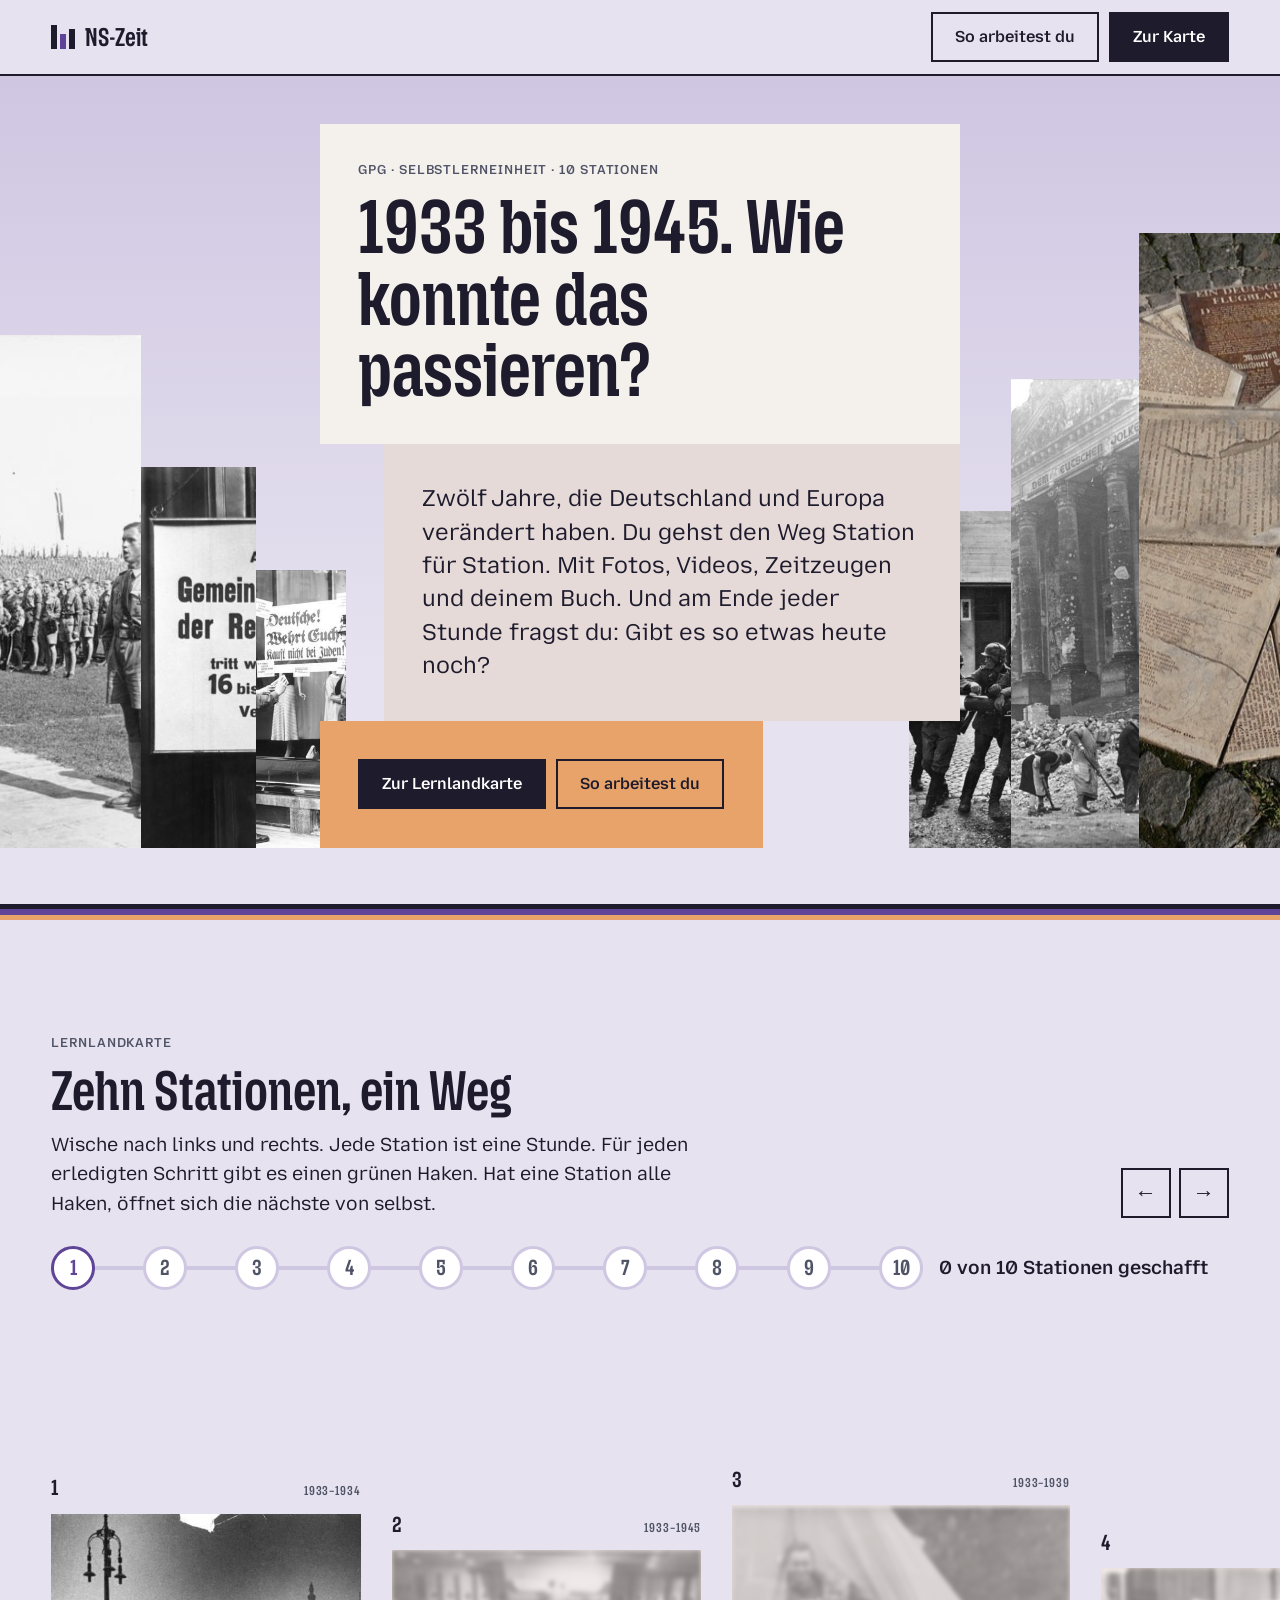
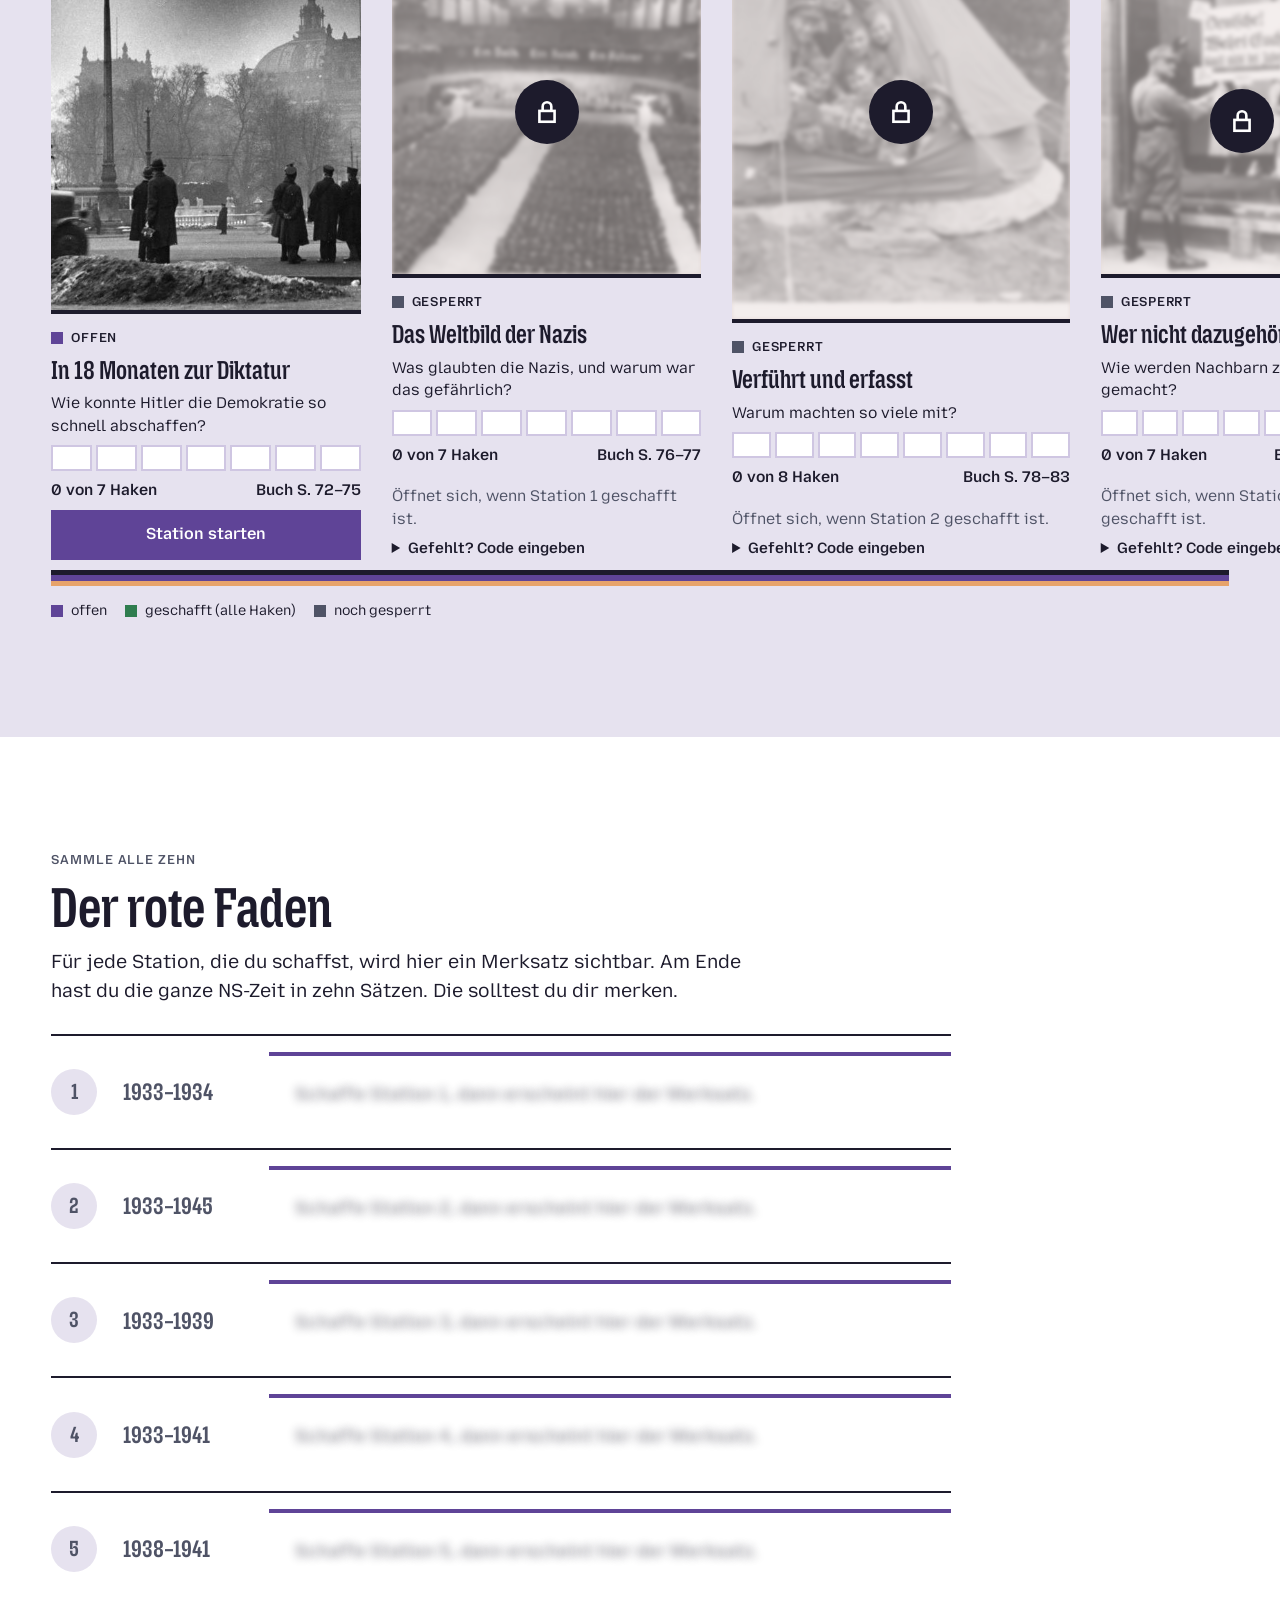
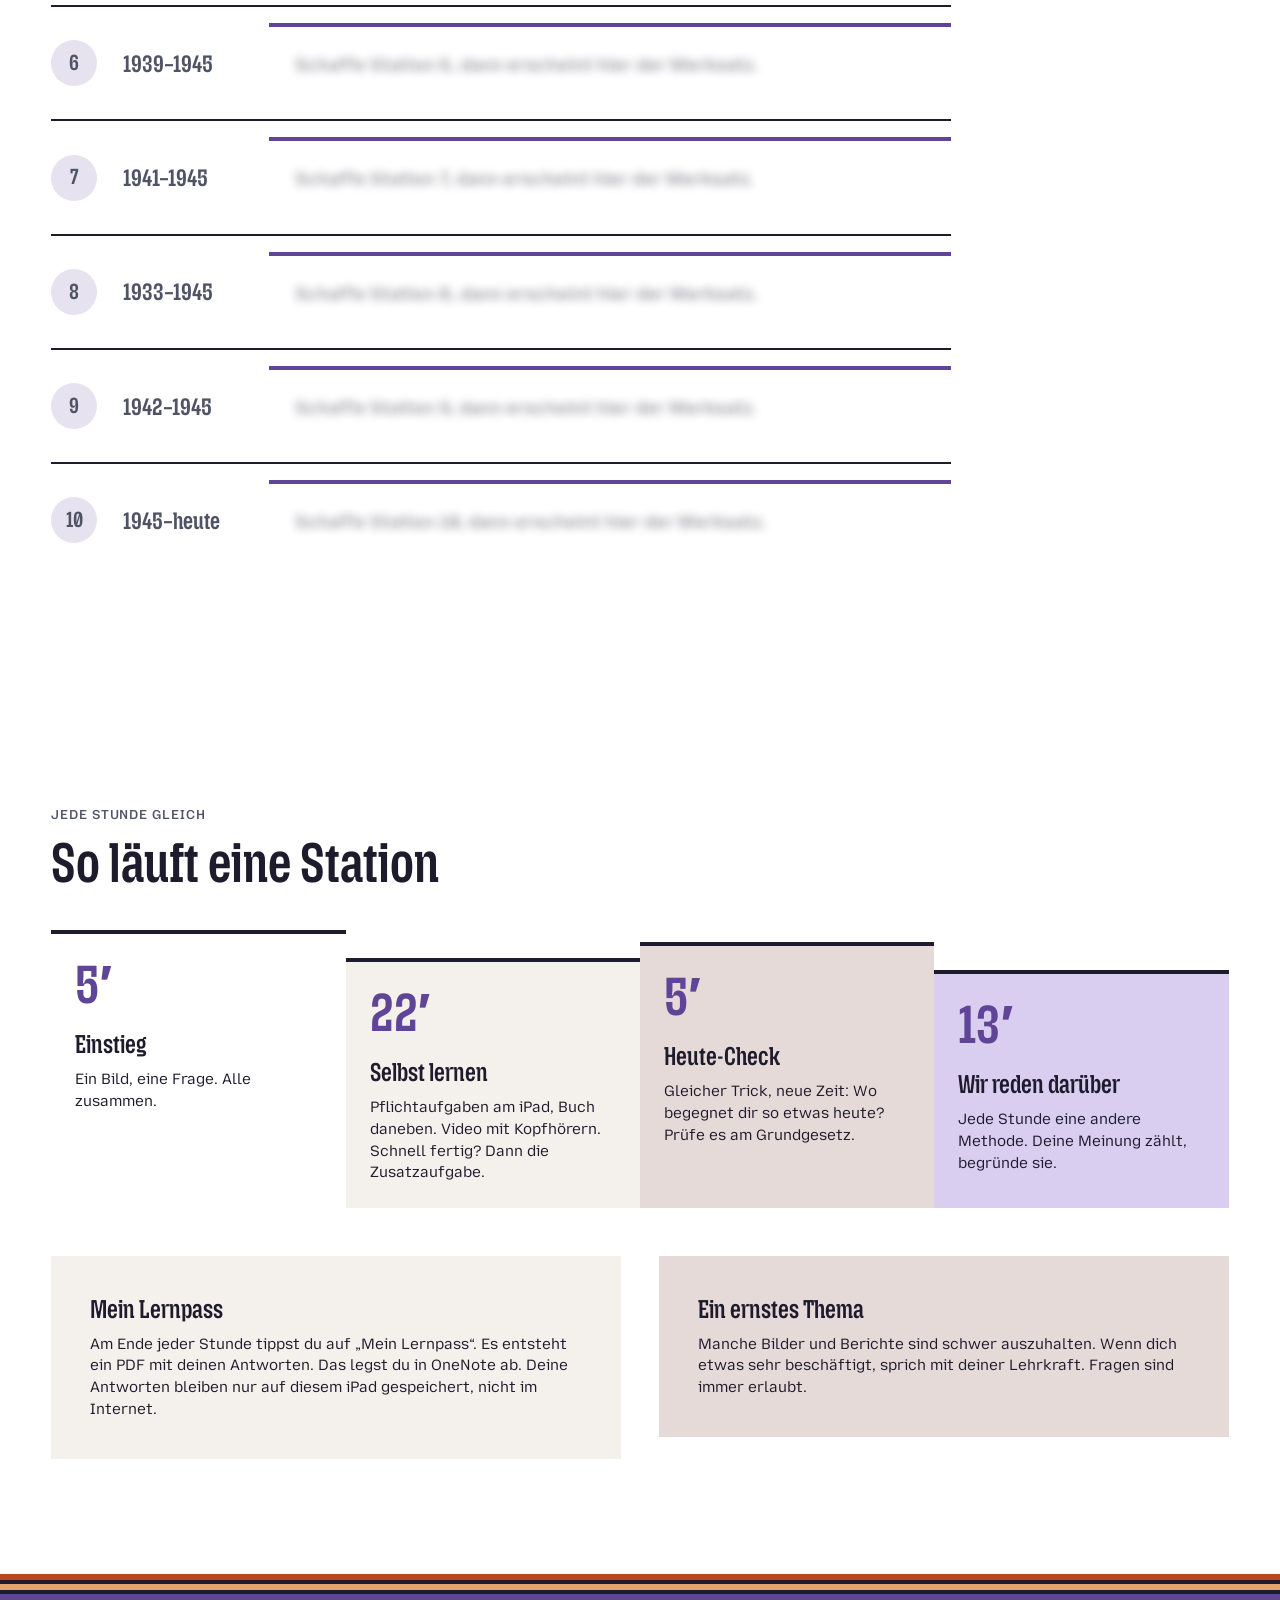
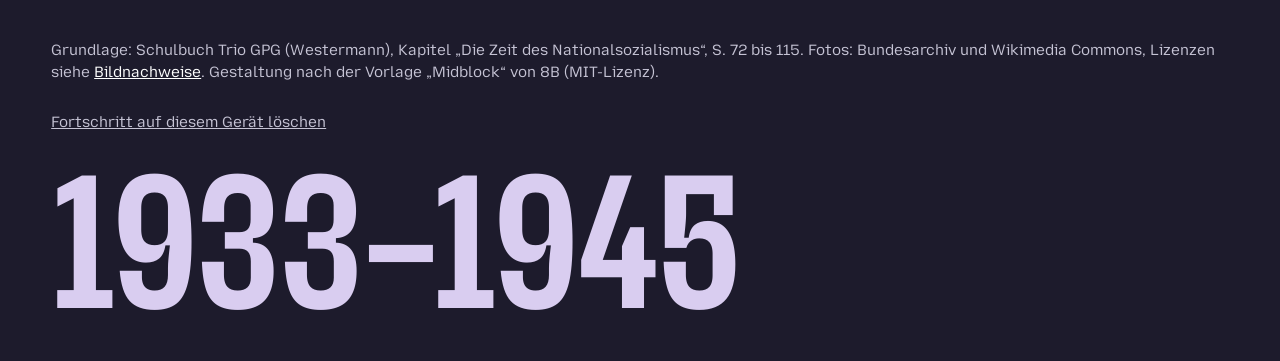
<file: index.html>
<!doctype html>
<html lang="de">
<head>
<meta charset="utf-8">
<meta name="viewport" content="width=device-width, initial-scale=1, viewport-fit=cover">
<title>NS-Zeit 1933 bis 1945 · Lernlandkarte</title>
<meta name="description" content="Selbstlerneinheit GPG: Die Zeit des Nationalsozialismus in zehn Stationen.">
<meta name="theme-color" content="#1d1b2c">
<link rel="icon" href="icon-32.png" sizes="32x32">
<link rel="manifest" href="manifest.webmanifest">
<link rel="apple-touch-icon" href="icon-180.png">
<meta name="mobile-web-app-capable" content="yes">
<meta name="apple-mobile-web-app-title" content="NS-Zeit">
<link rel="stylesheet" href="assets/ns.css">
<script src="assets/ns.js" defer></script>
</head>
<body>

<header class="bar">
  <a class="bar__mark" href="#top"><i aria-hidden="true"><b></b><b></b><b></b></i>NS-Zeit</a>
  <nav class="bar__nav" aria-label="Seite">
    <p id="ich" class="small bar__ich" hidden></p>
    <a class="btn-2" href="#so">So arbeitest du</a>
    <a class="btn" href="#karte">Zur Karte</a>
  </nav>
</header>

<main id="top">
  <!-- Eröffnung: Fotostreifen wie Fassaden, Text auf gestuften Blöcken -->
  <section class="opening" aria-labelledby="titel">
    <div class="opening__slabs" aria-hidden="true">
      <div class="opening__slab" style="--w:11;--h:70%"><div class="reveal"><img src="img/foto/s1-hj-appell.jpg" alt=""></div></div>
      <div class="opening__slab" style="--w:9;--h:52%"><div class="reveal"><img src="img/foto/s1-gemeinschaftsempfang.jpg" alt=""></div></div>
      <div class="opening__slab" style="--w:7;--h:38%"><div class="reveal"><img src="img/foto/s2-boykott.jpg" alt=""></div></div>
      <div class="opening__slab opening__slab--gap" style="--w:44;--h:10%"></div>
      <div class="opening__slab" style="--w:8;--h:46%"><div class="reveal"><img src="img/foto/s3-schlagbaum.jpg" alt=""></div></div>
      <div class="opening__slab" style="--w:10;--h:64%"><div class="reveal"><img src="img/foto/s7-truemmer.jpg" alt=""></div></div>
      <div class="opening__slab" style="--w:11;--h:84%"><div class="reveal"><img src="img/foto/s6-weisse-rose.jpg" alt=""></div></div>
    </div>
    <div class="opening__stack">
      <div class="block"><p class="label muted" style="margin-bottom:12px">GPG · Selbstlerneinheit · 10 Stationen</p>
        <h1 class="h-xl" id="titel">1933 bis 1945. Wie konnte das passieren?</h1></div>
      <div class="block block--plaster"><p class="lead">Zwölf Jahre, die Deutschland und Europa verändert haben. Du gehst den Weg Station für Station. Mit Fotos, Videos, Zeitzeugen und deinem Buch. Und am Ende jeder Stunde fragst du: Gibt es so etwas heute noch?</p></div>
      <div class="block block--sand" style="display:flex;flex-wrap:wrap;gap:10px"><a class="btn" href="#karte">Zur Lernlandkarte</a><a class="btn-2" href="#so">So arbeitest du</a></div>
    </div>
    <div class="opening__floor pavement"></div>
  </section>

  <!-- Lernlandkarte: Zeitstrahl seitwärts -->
  <section class="section" id="karte" aria-labelledby="karte-titel" style="padding-left:0;padding-right:0">
    <div class="track-head">
      <div style="display:grid;gap:12px;max-width:640px">
        <p class="label muted">Lernlandkarte</p>
        <h2 class="h-l" id="karte-titel">Zehn Stationen, ein Weg</h2>
        <p>Wische nach links und rechts. Jede Station ist eine Stunde. Für jeden erledigten Schritt gibt es einen grünen Haken. Hat eine Station alle Haken, öffnet sich die nächste von selbst.</p>
      </div>
      <div class="track-hint" aria-hidden="false">
        <button type="button" data-scroll="-1" aria-label="Zurück">←</button>
        <button type="button" data-scroll="1" aria-label="Weiter">→</button>
      </div>
    </div>

    <div class="journey" id="journey" aria-label="Dein Weg durch die Stationen"></div>
    <div class="track" id="track" tabindex="0" aria-label="Stationen 1 bis 10">
      <!-- Stationen werden unten per Skript gefüllt, damit Status und Codes überall gleich sind -->
    </div>
    <div class="track-floor pavement"></div>
    <div class="legend">
      <span><i style="background:var(--lila)"></i>offen</span>
      <span><i style="background:var(--ok)"></i>geschafft (alle Haken)</span>
      <span><i style="background:var(--muted)"></i>noch gesperrt</span>
    </div>
  </section>

  <!-- Roter Faden: pro geschaffter Station ein Merksatz -->
  <section class="section section--white" id="faden" aria-labelledby="faden-titel">
    <div class="wrap">
      <div style="display:grid;gap:12px;max-width:720px;margin-bottom:28px">
        <p class="label muted">Sammle alle zehn</p>
        <h2 class="h-l" id="faden-titel">Der rote Faden</h2>
        <p>Für jede Station, die du schaffst, wird hier ein Merksatz sichtbar. Am Ende hast du die ganze NS-Zeit in zehn Sätzen. Die solltest du dir merken.</p>
      </div>
      <ol class="faden" id="faden-liste"></ol>
    </div>
  </section>

  <!-- So arbeitest du -->
  <section class="section section--white" id="so" aria-labelledby="so-titel">
    <div class="wrap">
      <div style="display:grid;gap:12px;max-width:720px;margin-bottom:40px">
        <p class="label muted">Jede Stunde gleich</p>
        <h2 class="h-l" id="so-titel">So läuft eine Station</h2>
      </div>
      <ol class="steps">
        <li><p class="num">5′</p><p class="h-s">Einstieg</p><p class="small">Ein Bild, eine Frage. Alle zusammen.</p></li>
        <li><p class="num">22′</p><p class="h-s">Selbst lernen</p><p class="small">Pflichtaufgaben am iPad, Buch daneben. Video mit Kopfhörern. Schnell fertig? Dann die Zusatzaufgabe.</p></li>
        <li><p class="num">5′</p><p class="h-s">Heute-Check</p><p class="small">Gleicher Trick, neue Zeit: Wo begegnet dir so etwas heute? Prüfe es am Grundgesetz.</p></li>
        <li><p class="num">13′</p><p class="h-s">Wir reden darüber</p><p class="small">Jede Stunde eine andere Methode. Deine Meinung zählt, begründe sie.</p></li>
      </ol>
      <div class="grid-2" style="margin-top:48px">
        <div class="block"><p class="h-s" style="margin-bottom:8px">Mein Lernpass</p><p class="small">Am Ende jeder Stunde tippst du auf „Mein Lernpass“. Es entsteht ein PDF mit deinen Antworten. Das legst du in OneNote ab. Deine Antworten bleiben nur auf diesem iPad gespeichert, nicht im Internet.</p></div>
        <div class="block block--plaster"><p class="h-s" style="margin-bottom:8px">Ein ernstes Thema</p><p class="small">Manche Bilder und Berichte sind schwer auszuhalten. Wenn dich etwas sehr beschäftigt, sprich mit deiner Lehrkraft. Fragen sind immer erlaubt.</p></div>
      </div>
    </div>
  </section>
</main>

<footer class="foot">
  <div class="stripes" aria-hidden="true"><span></span><span></span><span></span></div>
  <div class="foot__inner">
    <p class="small">Grundlage: Schulbuch Trio GPG (Westermann), Kapitel „Die Zeit des Nationalsozialismus“, S. 72 bis 115. Fotos: Bundesarchiv und Wikimedia Commons, Lizenzen siehe <a href="bildnachweise.html">Bildnachweise</a>. Gestaltung nach der Vorlage „Midblock“ von 8B (MIT-Lizenz).</p>
    <p class="small"><button type="button" id="reset" class="small" style="background:none;border:0;color:inherit;text-decoration:underline;cursor:pointer;padding:0">Fortschritt auf diesem Gerät löschen</button></p>
  </div>
  <p class="wordmark" aria-hidden="true">1933–1945</p>
</footer>

<script>
document.addEventListener("DOMContentLoaded", function () {
  var DATA = [
    { n: 1, jahre: "1933–1934", titel: "In 18 Monaten zur Diktatur", frage: "Wie konnte Hitler die Demokratie so schnell abschaffen?", buch: "S. 72–75", foto: "s0-reichstagsbrand", w: 1.1, h: 44 },
    { n: 2, jahre: "1933–1945", titel: "Das Weltbild der Nazis", frage: "Was glaubten die Nazis, und warum war das gefährlich?", buch: "S. 76–77", foto: "s0-einvolk", w: 1.1, h: 36 },
    { n: 3, jahre: "1933–1939", titel: "Verführt und erfasst", frage: "Warum machten so viele mit?", buch: "S. 78–83", foto: "s1-hj-zeltlager", w: 1.2, h: 46 },
    { n: 4, jahre: "1933–1941", titel: "Wer nicht dazugehört", frage: "Wie werden Nachbarn zu Feinden gemacht?", buch: "S. 84–89", foto: "s2-boykott", w: 1, h: 34 },
    { n: 5, jahre: "1938–1941", titel: "Der Weg in den Krieg", frage: "Frieden versprochen, Krieg geplant?", buch: "S. 90–93", foto: "s3-schlagbaum", w: 1.1, h: 52 },
    { n: 6, jahre: "1939–1945", titel: "Vernichtungskrieg und Zwangsarbeit", frage: "Was passiert, wenn Menschen nichts mehr wert sein sollen?", buch: "S. 94–97", foto: "s4-ost", w: .9, h: 30 },
    { n: 7, jahre: "1941–1945", titel: "Der Holocaust", frage: "Wie wurde aus Hass Völkermord, und warum erinnern wir uns?", buch: "S. 98–103", foto: "s5-stolpersteine", w: 1, h: 56 },
    { n: 8, jahre: "1933–1945", titel: "Widerstand", frage: "Wegschauen oder handeln?", buch: "S. 104–105", foto: "s6-weisse-rose", w: 1.1, h: 40 },
    { n: 9, jahre: "1942–1945", titel: "Kriegswende und Kriegsende", frage: "Wie kam der Krieg nach Deutschland zurück?", buch: "S. 106–113", foto: "s7-dday", w: 1, h: 48 },
    { n: 10, jahre: "1945–heute", titel: "Was bleibt?", frage: "Was haben wir daraus gelernt?", buch: "S. 110–115", foto: "s7-truemmer", w: 1.1, h: 38 }
  ];
  var track = document.getElementById("track");
  function render() {
    track.innerHTML = "";
    DATA.forEach(function (d) {
      var st = NS.isDone(d.n) ? "fertig" : (NS.isOpen(d.n) ? "offen" : "zu");
      var stand = NS.stand(d.n), teile = NS.stunden[d.n - 1].teile;
      var ticks = teile.map(function (t) { return '<i class="' + (NS.teilDone(t) ? "on" : "") + '" title="' + t.name + '">✓</i>'; }).join("");
      var el = document.createElement("article");
      el.className = "station"; el.dataset.state = st;
      el.style.setProperty("--w", d.w); el.style.setProperty("--h", d.h);
      el.innerHTML =
        '<p class="station__year"><span>' + d.n + '</span><span class="label muted">' + d.jahre + '</span></p>' +
        '<div class="station__photo reveal"><img src="img/foto/' + d.foto + '.jpg" alt="" loading="lazy">' +
          (st === "fertig" ? '<span class="station__badge" aria-label="geschafft">✓</span>' : "") +
          (st === "zu" ? '<span class="station__lockicon" aria-hidden="true"><span><svg width="26" height="26" viewBox="0 0 24 24" fill="none" stroke="currentColor" stroke-width="2.4"><rect x="5" y="11" width="14" height="10"/><path d="M8 11V7a4 4 0 0 1 8 0v4"/></svg></span></span>' : "") + '</div>' +
        '<div class="station__plate">' +
          '<span class="station__state">' + (st === "fertig" ? "Geschafft" : st === "offen" ? "Offen" : "Gesperrt") + '</span>' +
          '<h3 class="h-s">' + d.titel + '</h3>' +
          '<p>' + d.frage + '</p>' +
          '<div class="ticks" aria-hidden="true" style="grid-template-columns:repeat(' + teile.length + ',1fr)">' + ticks + '</div>' +
          '<p class="ticks__txt"><span>' + stand.fertig + ' von ' + stand.gesamt + ' Haken</span><span>' + (NS.hasPass(d.n) ? "Lernpass ✓" : "Buch " + d.buch) + '</span></p>' +
          (st === "zu"
            ? '<p class="small muted">Öffnet sich, wenn Station ' + (d.n - 1) + ' geschafft ist.</p><details><summary class="small" style="cursor:pointer;font-weight:600">Gefehlt? Code eingeben</summary><form class="station__lock"><input aria-label="Code für Station ' + d.n + '" placeholder="Code" autocomplete="off" autocapitalize="characters"><button class="btn">Öffnen</button></form><p class="station__msg" aria-live="polite"></p></details>'
            : '<a class="btn' + (st === "offen" ? " btn--lila" : "") + '" href="stunde-' + d.n + '/index.html">' + (st === "fertig" ? "Noch einmal ansehen" : stand.fertig ? "Weitermachen" : "Station starten") + '</a>') +
        '</div>';
      var f = el.querySelector("form");
      if (f) f.addEventListener("submit", function (e) {
        e.preventDefault();
        if (NS.tryCode(d.n, f.querySelector("input").value)) { render(); location.href = "stunde-" + d.n + "/index.html"; }
        else el.querySelector(".station__msg").textContent = "Der Code stimmt nicht.";
      });
      track.appendChild(el);
    });
    var j = document.getElementById("journey"), html = "", fertig = 0;
    DATA.forEach(function (d, i) {
      var st = NS.isDone(d.n) ? "fertig" : (NS.isOpen(d.n) ? "offen" : "zu"); if (st === "fertig") fertig++;
      html += '<span class="journey__step">' + (i ? '<span class="journey__line ' + (st !== "zu" ? "fertig" : "") + '"></span>' : "") +
        '<span class="journey__dot ' + st + '" title="Station ' + d.n + '">' + (st === "fertig" ? "✓" : d.n) + '</span></span>';
    });
    j.innerHTML = html + '<span class="journey__txt">' + fertig + ' von ' + DATA.length + ' Stationen geschafft</span>';
    document.getElementById("faden-liste").innerHTML = NS.stunden.map(function (st) {
      var on = NS.isDone(st.n);
      return '<li class="' + (on ? "on" : "") + '"><span class="dot">' + (on ? "✓" : st.n) + '</span><span class="jahr">' + st.jahr + '</span><span class="satz"' + (on ? "" : ' aria-label="noch nicht freigeschaltet"') + '>' + (on ? st.kern : "Schaffe Station " + st.n + ", dann erscheint hier der Merksatz.") + '</span></li>';
    }).join("");
    var end = document.createElement("div");
    end.className = "station station--end";
    end.innerHTML = '<div class="block block--ink"><p class="label" style="color:var(--sand);margin-bottom:8px">Ziel</p><p class="h-s" style="margin-bottom:8px">Kennen. Verstehen. Erkennen.</p><p class="small">Du weißt, was zwischen 1933 und 1945 geschah. Du verstehst, wie es dazu kam. Und du erkennst die Tricks, wenn sie heute wieder auftauchen.</p></div>';
    track.appendChild(end);
    document.querySelectorAll("#track .reveal").forEach(function (r) { r.classList.add("is-in"); });
  }
  render();
  document.querySelectorAll("[data-scroll]").forEach(function (b) {
    b.addEventListener("click", function () { track.scrollBy({ left: Number(b.dataset.scroll) * track.clientWidth * .8, behavior: "smooth" }); });
  });
  document.getElementById("reset").addEventListener("click", function () {
    if (confirm("Alle Antworten und freigeschalteten Stationen auf diesem Gerät löschen?")) { NS.reset(); render(); }
  });
});
</script>
</body>
</html>
</file>
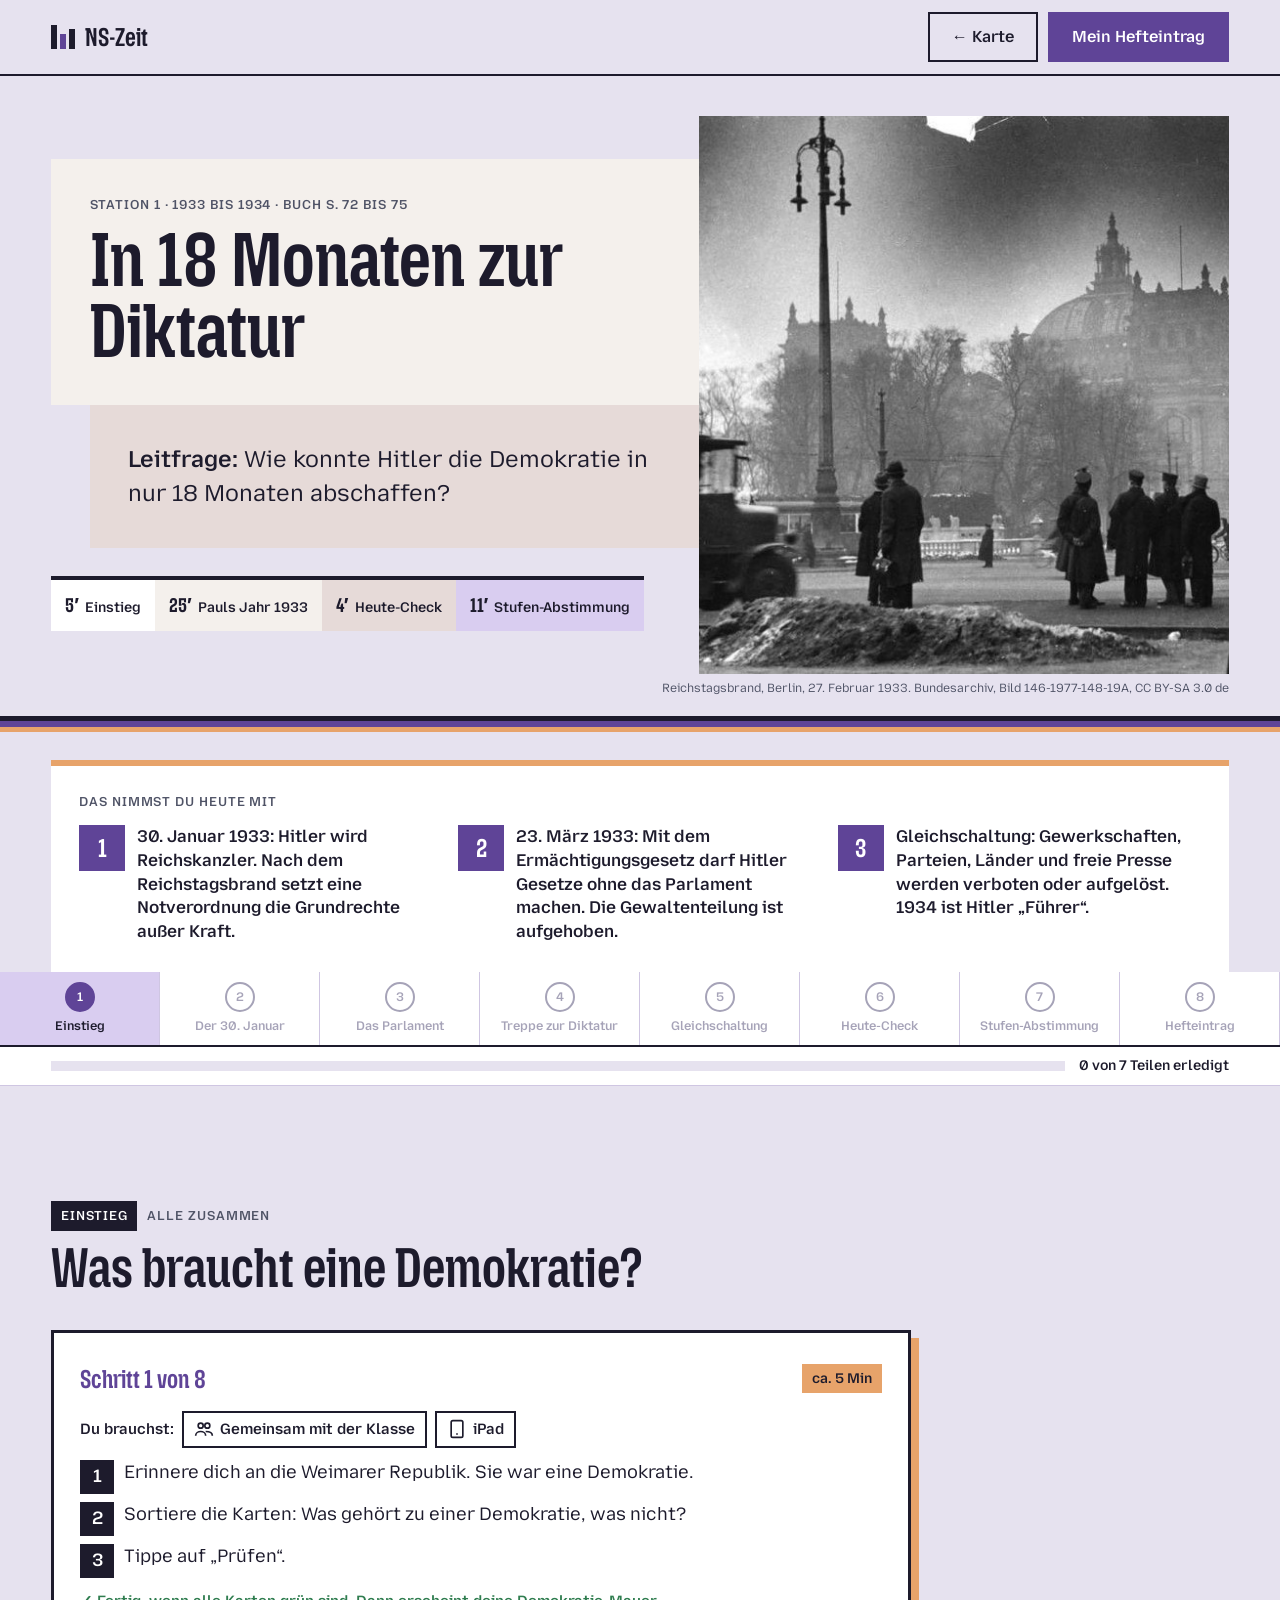
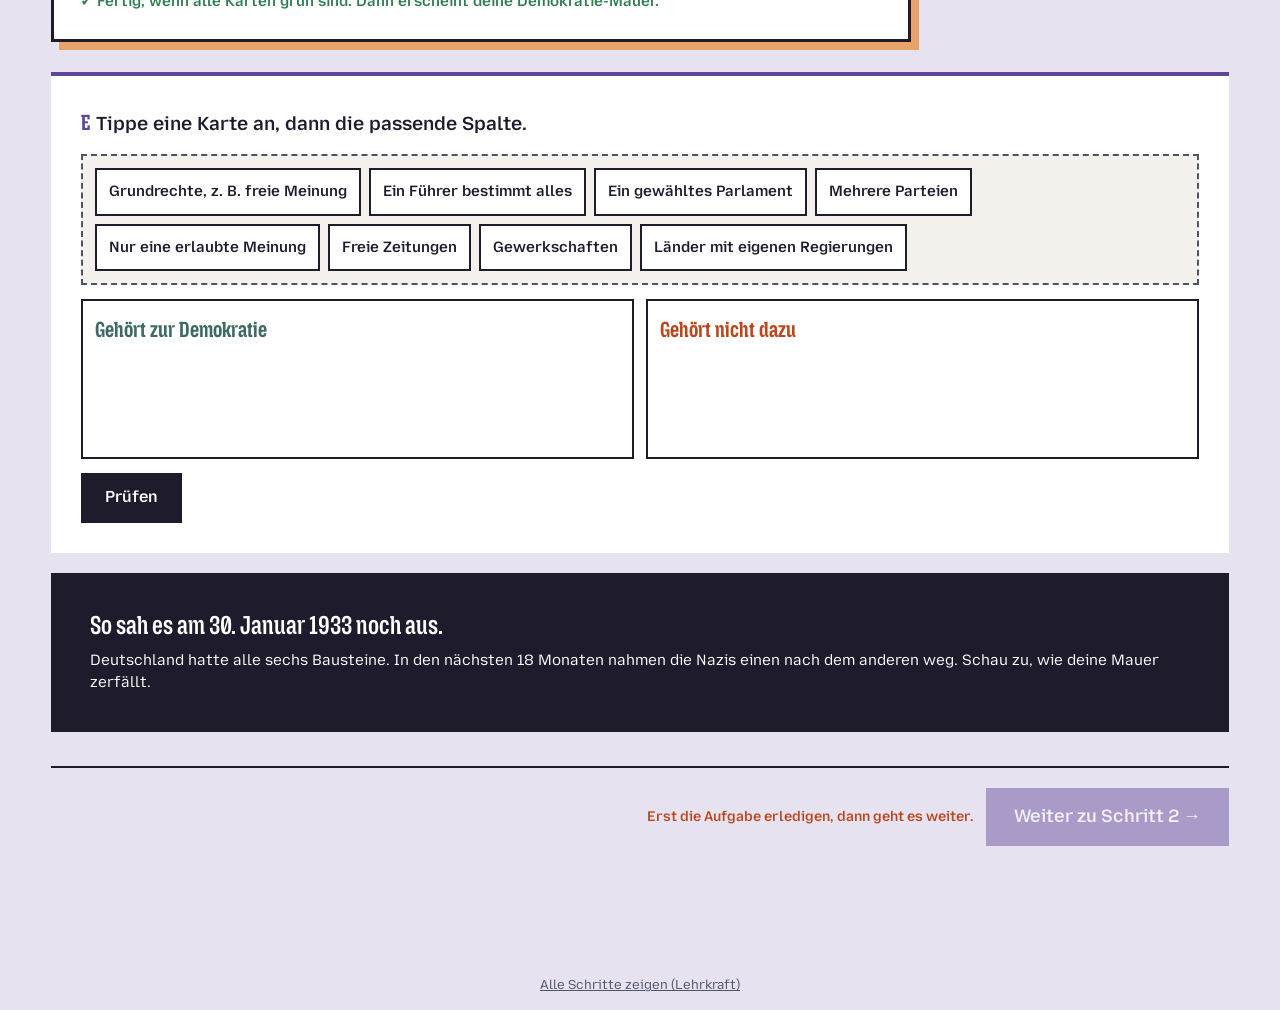
<file: stunde-1/index.html>
<!doctype html>
<html lang="de">
<head>
<meta charset="utf-8">
<meta name="viewport" content="width=device-width, initial-scale=1, viewport-fit=cover">
<title>Station 1 · In 18 Monaten zur Diktatur · NS-Zeit</title>
<meta name="theme-color" content="#1d1b2c">
<link rel="icon" href="../icon-32.png" sizes="32x32">
<link rel="manifest" href="../manifest.webmanifest">
<link rel="apple-touch-icon" href="../icon-180.png">
<meta name="mobile-web-app-capable" content="yes">
<meta name="apple-mobile-web-app-title" content="NS-Zeit">
<link rel="stylesheet" href="../assets/ns.css">
<script src="../assets/ns.js" defer></script>
</head>
<body>

<header class="bar">
  <a class="bar__mark" href="../index.html#karte"><i aria-hidden="true"><b></b><b></b><b></b></i>NS-Zeit</a>
  <nav class="bar__nav" aria-label="Seite"><a class="btn-2" href="../index.html#karte">← Karte</a><a class="btn btn--lila" href="#lernpass">Mein Hefteintrag</a></nav>
</header>

<main>
  <section class="lesson-hero" aria-labelledby="titel">
    <div class="lesson-hero__text">
      <div class="block"><p class="label muted" style="margin-bottom:10px">Station 1 · 1933 bis 1934 · Buch S. 72 bis 75</p>
        <h1 class="h-xl" id="titel">In 18 Monaten zur Diktatur</h1></div>
      <div class="block block--plaster" style="margin-left:clamp(0px,6%,60px)"><p class="lead"><b>Leitfrage:</b> Wie konnte Hitler die Demokratie in nur 18 Monaten abschaffen?</p></div>
      <div class="timeline-mini" aria-label="Ablauf der Stunde"><span><b>5′</b>Einstieg</span><span><b>25′</b>Pauls Jahr 1933</span><span><b>4′</b>Heute-Check</span><span><b>11′</b>Stufen-Abstimmung</span></div>
    </div>
    <div class="lesson-hero__photo reveal"><img src="../img/foto/s0-reichstagsbrand.jpg" alt="Das Reichstagsgebäude in Berlin brennt in der Nacht, Flammen schlagen aus der Kuppel."></div>
  </section>
  <p class="credit" style="padding:0 var(--gap);text-align:right">Reichstagsbrand, Berlin, 27. Februar 1933. Bundesarchiv, Bild 146-1977-148-19A, CC BY-SA 3.0 de</p>
  <div class="pavement" style="margin-top:20px"></div>

  <nav class="toc" aria-label="Teile der Stunde">
    <a href="#einstieg">Einstieg</a><a href="#a">Der 30. Januar</a><a href="#b">Das Parlament</a><a href="#c">Treppe zur Diktatur</a><a href="#d">Gleichschaltung</a><a href="#heute">Heute-Check</a><a href="#stufe">Stufen-Abstimmung</a><a href="#lernpass">Hefteintrag</a>
  </nav>

  <!-- 1 EINSTIEG -->
  <section class="part" id="einstieg" aria-labelledby="e-t">
    <div class="wrap">
      <div class="part__head">
        <p class="part__tag"><span class="chip">Einstieg</span><span class="label muted">alle zusammen</span></p>
        <h2 class="h-l" id="e-t">Was braucht eine Demokratie?</h2>
      </div>
      <div class="auftrag" data-min="5" data-brauchst="klasse|ipad">
        <ol class="auftrag__schritte"><li><span>Erinnere dich an die Weimarer Republik. Sie war eine Demokratie.</span></li><li><span>Sortiere die Karten: Was gehört zu einer Demokratie, was nicht?</span></li><li><span>Tippe auf „Prüfen“.</span></li></ol>
        <p class="auftrag__fertig">Fertig, wenn alle Karten grün sind. Dann erscheint deine Demokratie-Mauer.</p>
      </div>
      <div class="task" data-sorter="s1.e.sort">
        <p class="task__q"><b>E</b>Tippe eine Karte an, dann die passende Spalte.</p>
        <div class="sorter">
          <div class="sorter__pool">
            <button type="button" class="chipcard" data-id="1" data-right="a">Grundrechte, z. B. freie Meinung</button>
            <button type="button" class="chipcard" data-id="2" data-right="b">Ein Führer bestimmt alles</button>
            <button type="button" class="chipcard" data-id="3" data-right="a">Ein gewähltes Parlament</button>
            <button type="button" class="chipcard" data-id="4" data-right="a">Mehrere Parteien</button>
            <button type="button" class="chipcard" data-id="5" data-right="b">Nur eine erlaubte Meinung</button>
            <button type="button" class="chipcard" data-id="6" data-right="a">Freie Zeitungen</button>
            <button type="button" class="chipcard" data-id="7" data-right="a">Gewerkschaften</button>
            <button type="button" class="chipcard" data-id="8" data-right="a">Länder mit eigenen Regierungen</button>
          </div>
          <div class="sorter__cols"><div class="sorter__col sorter__col--a" data-col="a"><h4>Gehört zur Demokratie</h4></div><div class="sorter__col sorter__col--b" data-col="b"><h4>Gehört nicht dazu</h4></div></div>
          <div style="display:flex;flex-wrap:wrap;gap:12px;align-items:center"><button class="btn" type="button" data-check>Prüfen</button><p class="feedback" aria-live="polite"></p></div>
        </div>
      </div>
      <div class="block block--ink" style="margin-top:20px"><p class="h-s" style="margin-bottom:6px">So sah es am 30. Januar 1933 noch aus.</p><p class="small">Deutschland hatte alle sechs Bausteine. In den nächsten 18 Monaten nahmen die Nazis einen nach dem anderen weg. Schau zu, wie deine Mauer zerfällt.</p></div>
    </div>
  </section>

  <!-- 2 DER 30. JANUAR -->
  <section class="part" id="a" aria-labelledby="a-t">
    <div class="wrap">
      <div class="part__head">
        <p class="part__tag"><span class="chip chip--lila">Kapitel 1</span><span class="book">Buch S. 72</span></p>
        <h2 class="h-l" id="a-t">Fackeln, Feuer, Verhaftungen</h2>
      </div>
      <div class="auftrag" data-min="6" data-brauchst="buch:Buch S. 72|ipad">
        <ol class="auftrag__schritte"><li><span>Lies Kapitel 1 von Pauls Geschichte.</span></li><li><span>Buch <b>S. 72</b>, Abschnitt <b>„Hitler kam an die Macht“</b> (rechte Spalte). Finde die drei Antworten und tippe auf „Prüfen“.</span></li></ol>
        <p class="auftrag__fertig">Fertig, wenn alle drei Felder grün sind. Dann fällt der erste Baustein.</p>
      </div>
      <div class="mauer" data-mauer></div>
      <div class="story">
        <div class="story__text">
          <p class="story__kap">Pauls Geschichte · München · Januar bis März 1933</p>
          <p class="story__titel">Der Abend, an dem alles anders wurde</p>
          <p>Paul ist 10 Jahre alt und wohnt in München-Giesing. Am Abend des 30. Januar 1933 sitzt er beim Nachbarn vor dem Radio. Hitler ist Reichskanzler geworden. Aus dem Lautsprecher dröhnen Marschmusik und Jubel: In Berlin ziehen Tausende mit Fackeln durch die Straßen.</p>
          <p>Vier Wochen später brennt in Berlin der Reichstag. Am nächsten Tag steht in der Zeitung: Die Kommunisten waren es! Nun darf die Polizei jeden verhaften, ohne Richter. Auf Pauls Straße holt die SA zwei Männer aus ihren Wohnungen.</p>
          <p class="story__zitat">„Die werden schon was angestellt haben“, sagt Pauls Vater. Paul ist sich nicht so sicher.</p>
          <p class="story__fiktion">Paul ist eine erfundene Figur. Die Ereignisse sind wirklich so passiert.</p>
        </div>
        <div class="story__bild reveal"><img src="../img/foto/s1-fackelzug.jpg" alt="Fackelzug in Berlin am Abend des 30. Januar 1933, viele Menschen mit Fackeln vor einem Gebäude."></div>
      </div>
      <p class="credit">Fackelzug in Berlin, 30. Januar 1933. Bundesarchiv, Bild 102-02982A, CC BY-SA 3.0 de</p>
      <div class="detektiv" data-find="s1.a.buch" style="margin-top:16px">
        <div class="detektiv__kopf"><svg width="34" height="34" viewBox="0 0 24 24" fill="none" stroke="#5f4497" stroke-width="2.4"><circle cx="10" cy="10" r="6"/><path d="M15 15l6 6"/></svg><p>Buch-Detektiv: S. 72, „Hitler kam an die Macht“</p></div>
        <div class="find__q" data-answer="30 1 1933|30 januar 1933|30 01 1933"><p class="find__ort">Buch S. 72 · erster Satz</p><p class="find__frage">An welchem Tag wurde Hitler Reichskanzler? (Tag.Monat.Jahr)</p><input autocomplete="off" placeholder="z. B. 1.1.1900"><p class="find__hinweis" hidden>Tipp: Das Datum steht im allerersten Satz des Abschnitts.</p></div>
        <div class="find__q" data-answer="kommunist|kommunisten"><p class="find__ort">Buch S. 72 · zweiter Absatz</p><p class="find__frage">Wen machten die Nazis für den Reichstagsbrand verantwortlich? Einen …</p><input autocomplete="off" placeholder="…"><p class="find__hinweis" hidden>Tipp: Such nach „verantwortlich“.</p></div>
        <div class="find__q" data-answer="10000|10 000"><p class="find__ort">Buch S. 72 · gleicher Absatz</p><p class="find__frage">Wie viele Mitglieder von SPD und KPD verschleppte die SA? Über …</p><input inputmode="numeric" autocomplete="off" placeholder="Zahl"><p class="find__hinweis" hidden>Tipp: Such nach „Die SA“.</p></div>
        <div style="display:flex;flex-wrap:wrap;gap:12px;align-items:center"><button class="btn" type="button" data-check>Prüfen</button><p class="feedback" aria-live="polite"></p></div>
      </div>
      <div class="block block--plaster" style="margin-top:16px"><p class="small"><b>Was die Notverordnung bedeutete:</b> Nach dem Reichstagsbrand setzte die „Reichstagsbrandverordnung“ die Grundrechte außer Kraft: Meinungsfreiheit, Pressefreiheit, Versammlungsfreiheit. Jeder konnte ohne Richter verhaftet werden.</p></div>
    </div>
  </section>

  <!-- 3 DAS PARLAMENT -->
  <section class="part" id="b" aria-labelledby="b-t">
    <div class="wrap">
      <div class="part__head">
        <p class="part__tag"><span class="chip chip--lila">Kapitel 2</span><span class="book">Buch S. 72/73</span></p>
        <h2 class="h-l" id="b-t">23. März 1933: Das Parlament gibt seine Macht ab</h2>
      </div>
      <div class="auftrag" data-min="5" data-brauchst="buch:Buch S. 72/73|ipad">
        <ol class="auftrag__schritte"><li><span>Lies Kapitel 2 und den Kasten mit Otto Wels.</span></li><li><span>Schau dir im Buch <b>S. 73</b> das Foto <b>73.2</b> an: Wer steht vor dem Gebäude?</span></li><li><span>Beantworte Frage 1. Hör dann Otto Wels im Original (Kopfhörer!) und löse Aufgabe 2.</span></li></ol>
        <p class="auftrag__fertig">Fertig, wenn Frage 1 grün ist und du den richtigen Satz gefunden hast.</p>
      </div>
      <div class="mauer" data-mauer></div>
      <div class="story">
        <div class="story__text">
          <p class="story__kap">Berlin · 23. März 1933</p>
          <p class="story__titel">Abstimmung unter Drohung</p>
          <p>Die Abgeordneten treffen sich in einem Opernhaus, weil der Reichstag ausgebrannt ist. Drinnen und draußen stehen SA-Männer. Die Abgeordneten der KPD fehlen: Sie sind verhaftet oder geflohen.</p>
          <p>Abgestimmt wird über das „Ermächtigungsgesetz“. 444 Abgeordnete stimmen dafür. Nur die 94 anwesenden Abgeordneten der SPD stimmen dagegen. Ihr Vorsitzender Otto Wels sagt mutig vor allen:</p>
          <p class="story__zitat">„Freiheit und Leben kann man uns nehmen, die Ehre nicht.“</p>
        </div>
        <div class="story__bild reveal"><img src="../img/foto/s0-wels.jpg" alt="Porträt von Otto Wels, SPD-Vorsitzender" style="object-position:center 20%"></div>
      </div>
      <p class="credit">Otto Wels, 1932. Gemeinfrei, Wikimedia Commons</p>
      <div class="grid-2" style="margin-top:16px">
        <div class="mc" data-mc="s1.b.mc1" data-right="ohne"><p class="mc__frage">1. Was erlaubte das Ermächtigungsgesetz Hitler?</p>
          <div class="choices"><button class="choice" data-v="wahl">Er durfte sich selbst wählen lassen.</button><button class="choice" data-v="ohne">Er durfte Gesetze machen, ohne das Parlament zu fragen.</button><button class="choice" data-v="krieg">Er durfte sofort Krieg führen.</button></div>
          <p class="mc__tipp" hidden>Lies im Buch S. 72 den letzten Satz des Abschnitts.</p>
          <p class="mc__erkl" hidden>Richtig. Damit war die Gewaltenteilung aufgehoben. Hitler hatte die uneingeschränkte Macht (Buch S. 72).</p></div>
        <div class="stack">
          <p class="task__q"><b>2</b>Hör Otto Wels im Original. Dann tippe den Satz an, in dem er sagt, dass die Zeitungen nicht mehr frei berichten dürfen.</p>
          <div class="ton" data-src="../ton/s1-wels.mp3" data-key="s1.b.ton" data-pick="s1.b.ton.satz" data-right="4">
            <ol class="ton__text">
              <li data-t="1">„Freiheit und Leben kann man uns nehmen, die Ehre nicht.“</li>
              <li data-t="15.6">„Nach den Verfolgungen, die die Sozialdemokratische Partei in der letzten Zeit erfahren hat, wird niemand von ihr verlangen können, dass sie für das hier eingebrachte Ermächtigungsgesetz stimmt.“</li>
              <li data-t="36.5">„Niemals noch, seit es einen deutschen Reichstag gibt, ist die Kontrolle der öffentlichen Angelegenheiten durch die gewählten Vertreter des Volkes in solchem Maße ausgeschaltet worden, wie das jetzt geschieht …“</li>
              <li data-t="53.7">„… und wie das durch das neue Ermächtigungsgesetz noch mehr geschehen soll.“</li>
              <li data-t="61.6">„Eine solche Allmacht der Regierung muss sich umso schwerer auswirken, als auch die Presse jeder Bewegungsfreiheit entbehrt.“</li>
            </ol>
            <p class="ton__tipp" hidden>Noch nicht. Achte auf das Wort „Presse“, so nannte man damals Zeitungen.</p>
            <p class="ton__erkl" hidden>Richtig. Wels sagt: Das Parlament kann die Regierung nicht mehr kontrollieren, und die Zeitungen auch nicht. Wenige Monate später gab es keine freie Zeitung mehr (Kapitel 4). Diese Rede steht auch im Buch auf S. 72 (Quelle 72.2).</p>
            <p class="ton__quelle">Otto Wels (SPD) im Reichstag, 23. März 1933. Tonaufnahme, nur teilweise erhalten, für den Unterricht gekürzt. Gemeinfrei, Wikimedia Commons</p>
          </div>
        </div>
      </div>
    </div>
  </section>

  <!-- 4 TREPPE ZUR DIKTATUR -->
  <section class="part" id="c" aria-labelledby="c-t">
    <div class="wrap">
      <div class="part__head">
        <p class="part__tag"><span class="chip chip--lila">Kapitel 3</span><span class="book">Buch S. 73</span></p>
        <h2 class="h-l" id="c-t">Die Treppe zur Diktatur</h2>
      </div>
      <div class="auftrag" data-min="7" data-brauchst="buch:Buch S. 73|ipad">
        <ol class="auftrag__schritte"><li><span>Buch <b>S. 73</b>: Schau dir die Tabelle <b>73.3</b> an. Sie liest sich von unten nach oben, wie eine Treppe.</span></li><li><span>Tippe die sechs Stufen in der richtigen Reihenfolge an: die früheste zuerst. Dann „Prüfen“.</span></li><li><span>Finde mit der Tabelle die zwei Antworten unten.</span></li></ol>
        <p class="auftrag__fertig">Fertig, wenn alle Stufen und beide Antworten grün sind. Dann fallen drei Bausteine.</p>
      </div>
      <div class="mauer" data-mauer></div>
      <div class="grid-2">
        <div class="task" data-order="s1.c.order">
          <p class="task__q"><b>C</b>Bring die Stufen in die richtige Reihenfolge.</p>
          <div class="order">
            <button type="button" class="order__item" data-id="gewerk" data-pos="4"><span class="nr"></span><span>Gewerkschaften werden verboten, ihre Führer verhaftet.<small data-date="Mai 1933">Datum?</small></span></button>
            <button type="button" class="order__item" data-id="kanzler" data-pos="1"><span class="nr"></span><span>Hitler wird Reichskanzler.<small data-date="Januar 1933">Datum?</small></span></button>
            <button type="button" class="order__item" data-id="fuehrer" data-pos="6"><span class="nr"></span><span>Hindenburg stirbt, Hitler wird „Führer“ mit aller Macht.<small data-date="August 1934">Datum?</small></span></button>
            <button type="button" class="order__item" data-id="ermaecht" data-pos="2"><span class="nr"></span><span>Notverordnung und Ermächtigungsgesetz.<small data-date="Februar/März 1933">Datum?</small></span></button>
            <button type="button" class="order__item" data-id="parteien" data-pos="5"><span class="nr"></span><span>Alle Parteien außer der NSDAP werden verboten.<small data-date="Juni/Juli 1933">Datum?</small></span></button>
            <button type="button" class="order__item" data-id="laender" data-pos="3"><span class="nr"></span><span>Die Länder werden gleichgeschaltet, alles wird von Berlin aus bestimmt.<small data-date="April 1933">Datum?</small></span></button>
          </div>
          <div style="display:flex;flex-wrap:wrap;gap:10px;align-items:center"><button class="btn" type="button" data-check>Prüfen</button><button class="btn-2" type="button" data-reset>Neu</button><p class="feedback" aria-live="polite"></p></div>
        </div>
        <div class="detektiv" data-find="s1.c.buch">
          <div class="detektiv__kopf"><svg width="34" height="34" viewBox="0 0 24 24" fill="none" stroke="#5f4497" stroke-width="2.4"><circle cx="10" cy="10" r="6"/><path d="M15 15l6 6"/></svg><p>Buch-Detektiv: Tabelle 73.3</p></div>
          <div class="find__q" data-answer="nsdap"><p class="find__ort">Buch S. 73 · Tabelle 73.3 · Juli 1933</p><p class="find__frage">Welche Partei gab es ab Juli 1933 nur noch?</p><input autocomplete="off" placeholder="Abkürzung"><p class="find__hinweis" hidden>Tipp: Zeile „Juli 1933: Gesetz gegen die Neubildung von Parteien“.</p></div>
          <div class="find__q" data-answer="hindenburg|paul von hindenburg|reichspräsident"><p class="find__ort">Buch S. 73 · Tabelle 73.3 · August 1934</p><p class="find__frage">Nach wessen Tod übernahm Hitler im August 1934 auch noch dieses Amt?</p><input autocomplete="off" placeholder="Name"><p class="find__hinweis" hidden>Tipp: oberste Zeile der Tabelle.</p></div>
          <div style="display:flex;flex-wrap:wrap;gap:12px;align-items:center"><button class="btn" type="button" data-check>Prüfen</button><p class="feedback" aria-live="polite"></p></div>
        </div>
      </div>
    </div>
  </section>

  <!-- 5 GLEICHSCHALTUNG -->
  <section class="part" id="d" aria-labelledby="d-t">
    <div class="wrap">
      <div class="part__head">
        <p class="part__tag"><span class="chip chip--brick">Kapitel 4</span><span class="book">Buch S. 74/75</span></p>
        <h2 class="h-l" id="d-t">Gleichschaltung: Nur noch eine Meinung</h2>
      </div>
      <div class="auftrag" data-min="7" data-brauchst="buch:Buch S. 74|ipad">
        <ol class="auftrag__schritte"><li><span>Lies Kapitel 4.</span></li><li><span>Buch <b>S. 74</b>, Abschnitt <b>„Verbot der Gewerkschaften“</b> (oben rechts). Finde die zwei Antworten und tippe auf „Prüfen“.</span></li><li><span>Vervollständige den Satz über die Gleichschaltung und tippe auf „Prüfen“.</span></li></ol>
        <p class="auftrag__fertig">Fertig, wenn alles grün ist. Dann fällt der letzte Baustein.</p>
      </div>
      <div class="mauer" data-mauer></div>
      <div class="story">
        <div class="story__text">
          <p class="story__kap">Pauls Geschichte · Mai 1933</p>
          <p class="story__titel">Feuer auf dem Königsplatz</p>
          <p>Pauls Vater arbeitet in einer Fabrik. Am 2. Mai 1933 kommt er wütend nach Hause: Seine Gewerkschaft gibt es nicht mehr. Jetzt gehört er zur „Deutschen Arbeitsfront“ der Nazis. Streiken ist verboten.</p>
          <p>Am 10. Mai brennen auf dem Münchner Königsplatz Bücher. Studenten werfen sie ins Feuer, weil sie von jüdischen oder „undeutschen“ Autoren stammen. In Pauls Klassenzimmer hängt jetzt ein Bild von Hitler. Jede Stunde beginnt mit dem Hitlergruß.</p>
          <p class="story__zitat">Wer nicht mitgrüßt, fällt auf. Paul grüßt mit.</p>
          <p class="story__fiktion">Erfundene Figur. Bücherverbrennungen gab es am 10. Mai 1933 in vielen Städten, auch in München.</p>
        </div>
        <div class="story__bild reveal"><img src="../img/foto/s0-buecher.jpg" alt="Menschen werfen in der Nacht Bücher in ein großes Feuer."></div>
      </div>
      <p class="credit">Bücherverbrennung auf dem Opernplatz in Berlin, Mai 1933. Bundesarchiv, Bild 102-14597, CC BY-SA 3.0 de</p>
      <div class="grid-2" style="margin-top:16px">
        <div class="detektiv" data-find="s1.d.buch">
          <div class="detektiv__kopf"><svg width="34" height="34" viewBox="0 0 24 24" fill="none" stroke="#5f4497" stroke-width="2.4"><circle cx="10" cy="10" r="6"/><path d="M15 15l6 6"/></svg><p>Buch-Detektiv: S. 74</p></div>
          <div class="find__q" data-answer="2 5 1933|2 mai 1933|02 05 1933"><p class="find__ort">Buch S. 74 · „Verbot der Gewerkschaften“</p><p class="find__frage">An welchem Tag wurden alle Gewerkschaften verboten?</p><input autocomplete="off" placeholder="Tag.Monat.Jahr"><p class="find__hinweis" hidden>Tipp: erster Satz des Abschnitts.</p></div>
          <div class="find__q" data-answer="arbeitsfront|deutsche arbeitsfront|daf"><p class="find__ort">gleicher Abschnitt</p><p class="find__frage">Wie hieß die Zwangsorganisation, zu der die Arbeiter jetzt gehörten? „Deutsche …“</p><input autocomplete="off" placeholder="…"><p class="find__hinweis" hidden>Tipp: Abkürzung DAF.</p></div>
          <div style="display:flex;flex-wrap:wrap;gap:12px;align-items:center"><button class="btn" type="button" data-check>Prüfen</button><p class="feedback" aria-live="polite"></p></div>
        </div>
        <div class="satz" data-satz="s1.d.satz">
          <p class="task__q"><b>D</b>Was bedeutete die Gleichschaltung? (Buch S. 74, blauer Kasten)</p>
          <p class="satz__text">Die Gleichschaltung festigte Hitlers Macht, weil es öffentlich <select data-right="eine" aria-label="Meinung"><option value="">…</option><option value="viele">viele verschiedene Meinungen</option><option value="eine">nur noch eine Meinung</option><option value="keine">gar keine Zeitungen</option></select> gab.</p>
          <p class="satz__text">Alle Vereine, Zeitungen und Organisationen mussten sich <select data-right="nsdap" aria-label="Wem"><option value="">…</option><option value="nsdap">der NSDAP unterordnen</option><option value="kirche">der Kirche unterordnen</option><option value="frei">frei entscheiden</option></select>.</p>
          <div style="display:flex;flex-wrap:wrap;gap:12px;align-items:center"><button class="btn" type="button" data-check>Prüfen</button><p class="feedback" aria-live="polite"></p></div>
        </div>
      </div>
    </div>
  </section>

  <!-- 6 HEUTE -->
  <section class="part" id="heute" aria-labelledby="h-t">
    <div class="wrap">
      <div class="part__head">
        <p class="part__tag"><span class="chip chip--brick">Heute-Check</span></p>
        <h2 class="h-l" id="h-t">Könnte das heute wieder passieren?</h2>
      </div>
      <div class="auftrag" data-min="4" data-brauchst="ipad">
        <ol class="auftrag__schritte"><li><span>Lies die zwei Beispiele. Sie sind ohne Absender.</span></li><li><span>Tippe an, an welchen Schritt von 1933 sie dich erinnern.</span></li></ol>
        <p class="auftrag__fertig">Fertig, wenn beide grün sind.</p>
      </div>
      <div class="grid-2">
        <div class="today__card mc" data-mc="s1.h.1" data-right="ermaecht">
          <p class="label muted">Plan einer Regierung</p>
          <blockquote>„Das Parlament dauert zu lange. Ab jetzt entscheidet der Regierungschef allein.“</blockquote>
          <div class="choices"><button class="choice" data-v="ermaecht">an das Ermächtigungsgesetz</button><button class="choice" data-v="buecher">an die Bücherverbrennung</button><button class="choice" data-v="gewerk">an das Verbot der Gewerkschaften</button></div>
          <p class="mc__tipp" hidden>Wer soll hier nicht mehr gefragt werden?</p>
          <p class="mc__erkl" hidden>Richtig. In Deutschland geht das heute nicht: Die Gewaltenteilung (Art. 20) darf nie abgeschafft werden (Art. 79). Darüber wacht das Bundesverfassungsgericht.</p>
        </div>
        <div class="today__card mc" data-mc="s1.h.2" data-right="gleich">
          <p class="label muted">Rede auf einer Wahlveranstaltung</p>
          <blockquote>„Die Gerichte und die Zeitungen sind gegen uns. Wenn wir regieren, räumen wir da auf.“</blockquote>
          <div class="choices"><button class="choice" data-v="brand">an den Reichstagsbrand</button><button class="choice" data-v="gleich">an die Gleichschaltung</button><button class="choice" data-v="kanzler">an Hitlers Ernennung</button></div>
          <p class="mc__tipp" hidden>Was soll mit Gerichten und Zeitungen passieren?</p>
          <p class="mc__erkl" hidden>Richtig. Unabhängige Gerichte und freie Presse sind Bausteine der Demokratie. Wer sie „aufräumen“ will, will sie gleichschalten. Solche Ankündigungen sollte man ernst nehmen.</p>
        </div>
      </div>
      <div class="grid-2" style="margin-top:20px">
        <div class="gg"><p class="label">Grundgesetz Artikel 20, Absatz 2</p><p>„Alle Staatsgewalt geht vom Volke aus. Sie wird vom Volke in Wahlen und Abstimmungen und durch besondere Organe der Gesetzgebung, der vollziehenden Gewalt und der Rechtsprechung ausgeübt.“</p></div>
        <div class="block block--lila"><p class="label" style="margin-bottom:8px">Was ist heute anders?</p><p class="small">Die Bausteine der Demokratie stehen im Grundgesetz und sind besonders geschützt. Es gibt keine Notverordnung wie 1933. <b>Aber:</b> Auch 1933 stand vieles auf dem Papier. Eine Demokratie lebt nur, wenn die Menschen sie verteidigen.</p></div>
      </div>
    </div>
  </section>

  <!-- 7 STUFEN-ABSTIMMUNG -->
  <section class="part" id="stufe" aria-labelledby="s-t">
    <div class="wrap">
      <div class="part__head">
        <p class="part__tag"><span class="chip">Wir reden darüber</span><span class="label muted">Methode: Stufen-Abstimmung</span></p>
        <h2 class="h-l" id="s-t">Bis zu welcher Stufe hätte man Hitler noch stoppen können?</h2>
      </div>
      <div class="auftrag" data-min="11" data-brauchst="klasse">
        <ol class="auftrag__schritte"><li><span>Tippe die Stufe an, bis zu der man Hitler deiner Meinung nach noch hätte stoppen können.</span></li><li><span>Deine Stimme erscheint <b>ohne Namen</b> vorne an der Tafel.</span></li><li><span>Überleg dir einen Grund für deine Wahl. Wenn die Zeit um ist, sprechen wir gemeinsam darüber.</span></li></ol>
        <p class="auftrag__fertig">Schlussfrage: Was können wir heute tun, damit es nie so weit kommt?</p>
      </div>
      <div class="choices" data-choice="s1.x.stufe" style="grid-template-columns:repeat(auto-fit,minmax(150px,1fr))">
        <button class="choice" data-v="1: vor der Ernennung zum Reichskanzler">1 Reichskanzler (Jan. 1933)</button>
        <button class="choice" data-v="2: vor Notverordnung und Ermächtigungsgesetz">2 Ermächtigungsgesetz (März 1933)</button>
        <button class="choice" data-v="3: vor der Gleichschaltung der Länder">3 Länder (April 1933)</button>
        <button class="choice" data-v="4: vor dem Verbot der Gewerkschaften">4 Gewerkschaften (Mai 1933)</button>
        <button class="choice" data-v="5: vor dem Verbot der Parteien">5 Parteien (Juli 1933)</button>
        <button class="choice" data-v="6: auch 1934 noch">6 „Führer“ (Aug. 1934)</button>
      </div>
    </div>
  </section>

  <!-- 8 HEFTEINTRAG -->
  <section class="part" id="lernpass" aria-labelledby="l-t" style="background:var(--ink);color:var(--white)">
    <div class="wrap">
      <div class="part__head"><p class="part__tag"><span class="chip chip--sand">Zum Schluss</span></p><h2 class="h-l" id="l-t">Mein Hefteintrag</h2>
        <p class="lead">Dein PDF hat zwei Teile: <b>Teil 1</b> ist der Hefteintrag zur Stunde, für alle gleich, das ist deine Grundlage für die Probe. <b>Teil 2</b> sind deine eigenen Ergebnisse. Das PDF kommt in dein <b>OneNote-Merkheft</b>.</p>
        <ol class="pdf-schritte"><li><span>1</span>Name eintragen und unten auf den Knopf tippen.</li><li><span>2</span>Im Druckmenü auf das Teilen-Symbol tippen und das PDF sichern.</li><li><span>3</span>In OneNote im Merkheft: Einfügen → Datei → als Ausdruck einfügen.</li></ol>
      </div>
      <div class="pass-actions"><button class="btn btn--lila" type="button" id="pass-btn">Hefteintrag + Ergebnisse als PDF</button></div>
    </div>
  </section>
</main>
<div class="pass" aria-hidden="true"></div>

<script>
document.addEventListener("DOMContentLoaded", function () {
  NS.guard(1);
  /* Demokratie-Mauer: Jeder Baustein fällt, sobald der passende Schritt richtig gelöst ist. */
  var STEINE = [
    { name: "Grundrechte", wann: "Feb. 1933", key: ["s1.a.buch"] },
    { name: "Parlament", wann: "März 1933", key: ["s1.b.mc1", "s1.b.ton.satz"] },
    { name: "Länder", wann: "April 1933", key: ["s1.c.order.ok"] },
    { name: "Gewerkschaften", wann: "Mai 1933", key: ["s1.c.order.ok"] },
    { name: "Parteien", wann: "Juli 1933", key: ["s1.c.order.ok"] },
    { name: "Freie Presse", wann: "1933", key: ["s1.d.satz"] }
  ];
  function mauer() {
    var weg = 0;
    var html = STEINE.map(function (st) { var w = st.key.every(NS.filled); if (w) weg++; return '<div class="stein' + (w ? " weg" : "") + '">' + st.name + "<small>" + (w ? st.wann : "steht noch") + "</small></div>"; }).join("");
    document.querySelectorAll("[data-mauer]").forEach(function (m) {
      m.classList.toggle("ende", weg === STEINE.length);
      m.innerHTML = '<p class="mauer__titel"><span>Deine Demokratie-Mauer</span><span>' + (STEINE.length - weg) + " von 6 Bausteinen stehen noch</span></p>" +
        '<div class="mauer__steine">' + html + '</div><div class="mauer__fuehrer">Übrig bleibt: der „Führer“</div>';
    });
  }
  NS.hooks.push(mauer); mauer();
  var STUFE = { kanzler: "Reichskanzler", ermaecht: "Notverordnung + Ermächtigungsgesetz", laender: "Länder", gewerk: "Gewerkschaften", parteien: "Parteien", fuehrer: "„Führer“" };
  var antworten = function (v) { return Object.keys(v).sort().map(function (i) { return v[i]; }).join(" · "); };
  document.getElementById("pass-btn").addEventListener("click", function () {
    NS.printPass(1, [
      { label: "Buch-Detektiv S. 72 (Reichskanzler am … · Schuld am Brand angeblich … · SA verschleppte über …)", key: "s1.a.buch.in", fmt: antworten },
      { label: "Was erlaubte das Ermächtigungsgesetz?", key: "s1.b.mc1" },
      { label: "Otto Wels im Originalton über die Presse", key: "s1.b.ton.satz" },
      { label: "Die Treppe zur Diktatur", key: "s1.c.order", fmt: function (v) { return v.map(function (x, i) { return (i + 1) + ". " + STUFE[x]; }).join("\n"); } },
      { label: "Buch-Detektiv S. 74 (Gewerkschaften verboten am … · neue Zwangsorganisation)", key: "s1.d.buch.in", fmt: antworten },
      { label: "Gleichschaltung", key: "s1.d.satz" },
      { label: "Heute-Check: Regierung ohne Parlament erinnert an …", key: "s1.h.1" },
      { label: "Heute-Check: „Aufräumen“ bei Gerichten und Zeitungen erinnert an …", key: "s1.h.2" },
      { label: "Stufen-Abstimmung: Hitler hätte man stoppen können bis …", key: "s1.x.stufe" }
    ]);
  });
});
</script>
</body>
</html>
</file>
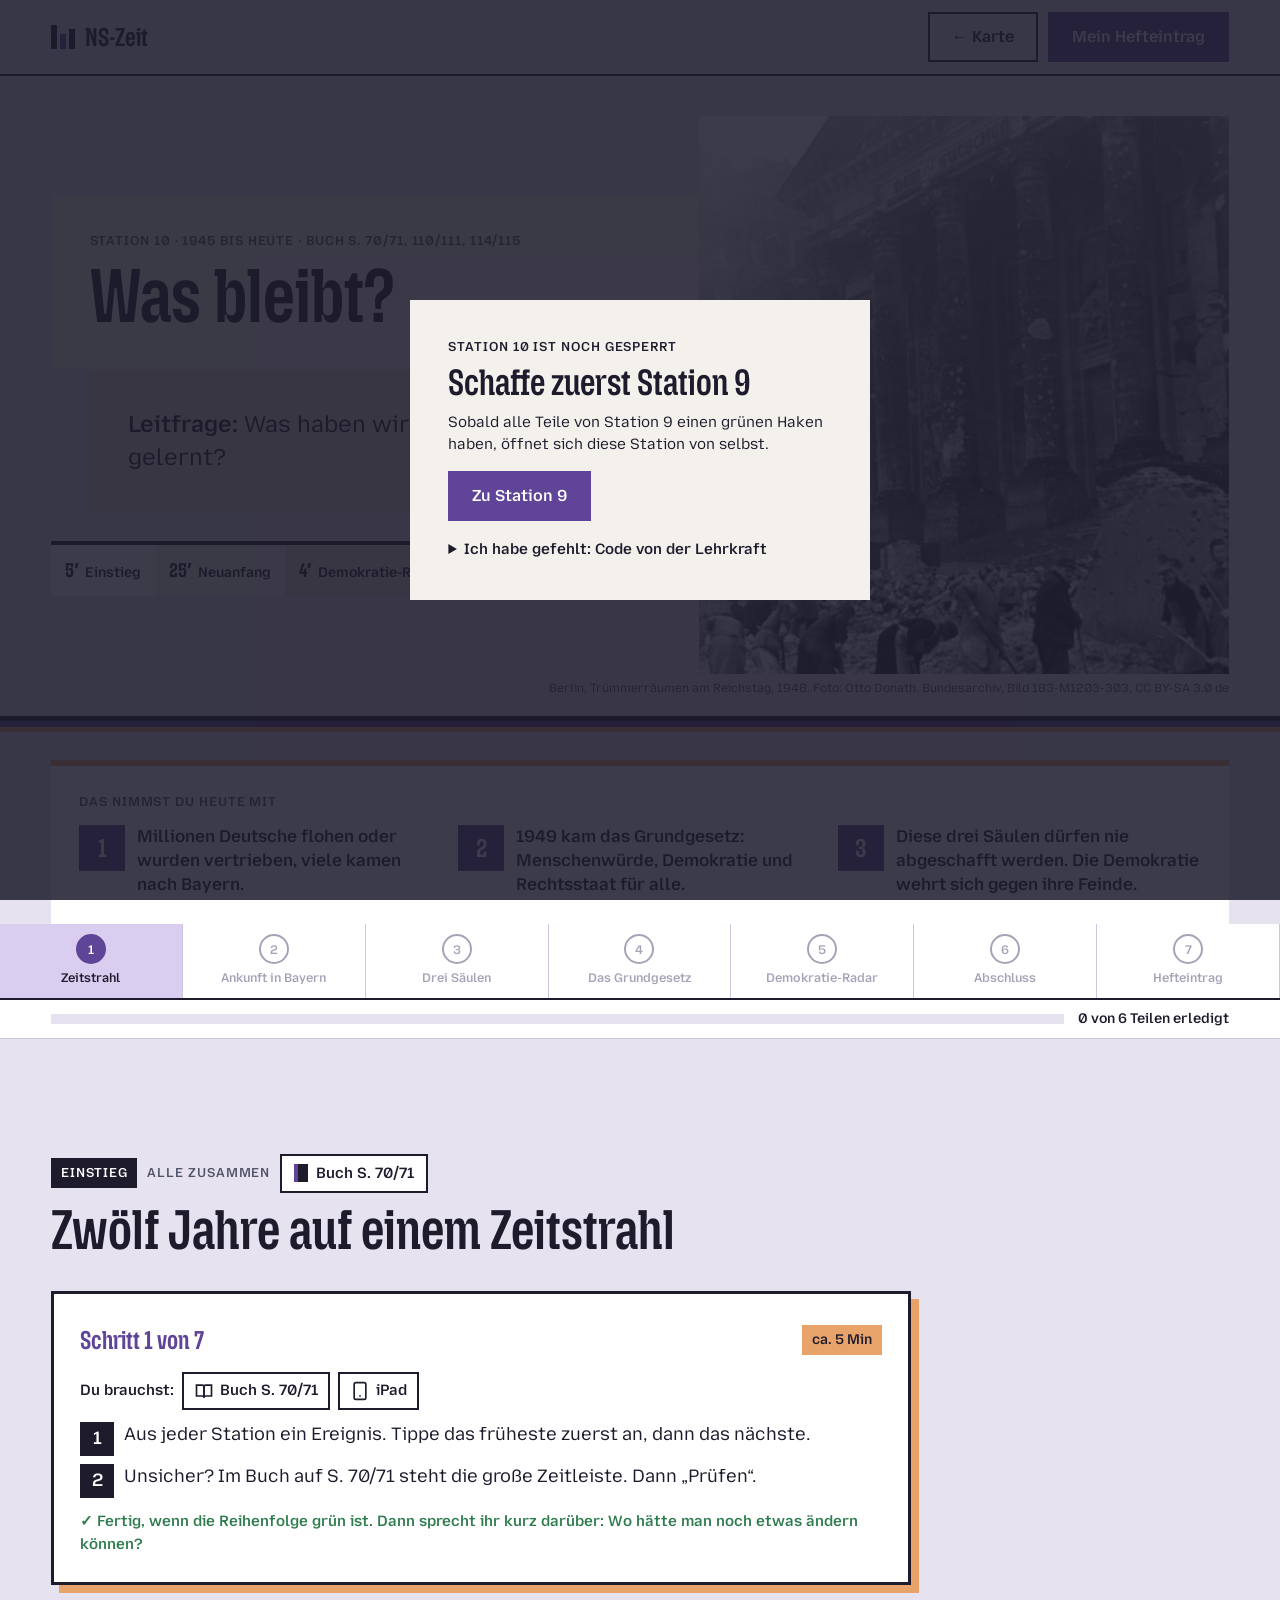
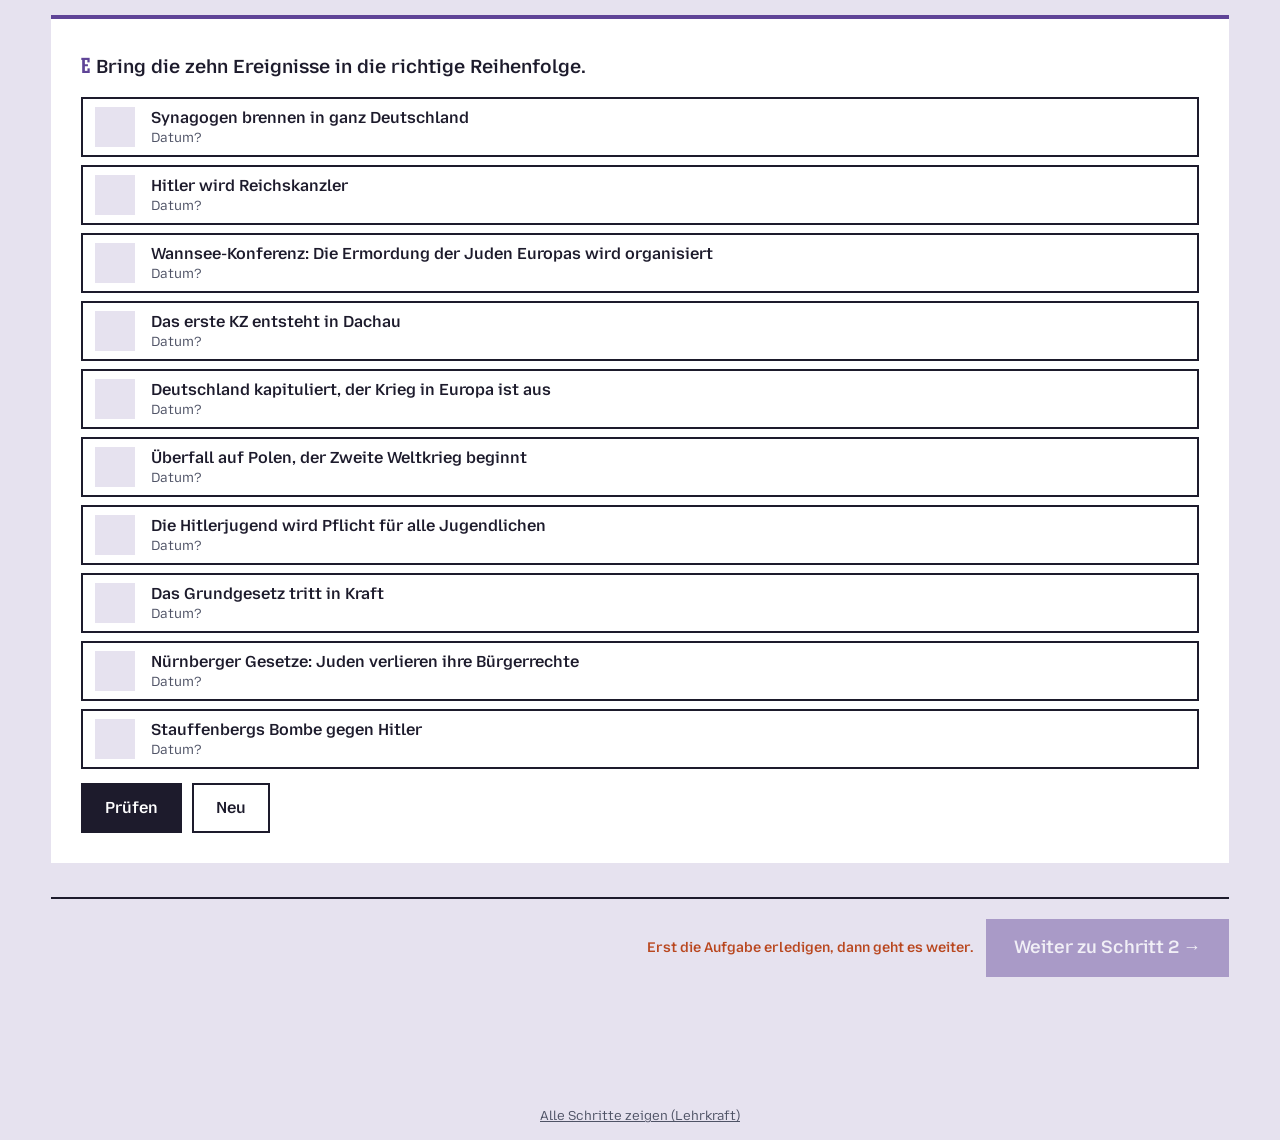
<file: stunde-10/index.html>
<!doctype html>
<html lang="de">
<head>
<meta charset="utf-8">
<meta name="viewport" content="width=device-width, initial-scale=1, viewport-fit=cover">
<title>Station 10 · Was bleibt? · NS-Zeit</title>
<meta name="theme-color" content="#1d1b2c">
<link rel="icon" href="../icon-32.png" sizes="32x32">
<link rel="manifest" href="../manifest.webmanifest">
<link rel="apple-touch-icon" href="../icon-180.png">
<meta name="mobile-web-app-capable" content="yes">
<meta name="apple-mobile-web-app-title" content="NS-Zeit">
<link rel="stylesheet" href="../assets/ns.css">
<script src="../assets/ns.js" defer></script>
<style>
  .radar { display: grid; gap: 10px; }
  .radar__row { display: grid; grid-template-columns: minmax(0, 1.3fr) minmax(0, 1fr); gap: 12px; align-items: center; padding: 12px; background: var(--white); border-left: 6px solid var(--brick); }
  .radar__row .choices { grid-template-columns: repeat(3, minmax(0, 1fr)); }
  .radar__row .choice { min-height: 44px; padding: 8px; text-align: center; font-size: 14px; }
  @media (max-width: 700px) { .radar__row { grid-template-columns: 1fr; } }
  .zeit10 .order__item small { display:block; }
  .chipcard img { display:block; width:100%; max-width:220px; height:64px; object-fit:cover; margin-bottom:6px; }
</style>
</head>
<body>

<header class="bar">
  <a class="bar__mark" href="../index.html#karte"><i aria-hidden="true"><b></b><b></b><b></b></i>NS-Zeit</a>
  <nav class="bar__nav" aria-label="Seite"><a class="btn-2" href="../index.html#karte">← Karte</a><a class="btn btn--lila" href="#lernpass">Mein Hefteintrag</a></nav>
</header>

<main>
  <section class="lesson-hero" aria-labelledby="titel">
    <div class="lesson-hero__text">
      <div class="block"><p class="label muted" style="margin-bottom:10px">Station 10 · 1945 bis heute · Buch S. 70/71, 110/111, 114/115</p>
        <h1 class="h-xl" id="titel">Was bleibt?</h1></div>
      <div class="block block--plaster" style="margin-left:clamp(0px,6%,60px)"><p class="lead"><b>Leitfrage:</b> Was haben wir aus der NS-Zeit gelernt?</p></div>
      <div class="timeline-mini" aria-label="Ablauf der Stunde"><span><b>5′</b>Einstieg</span><span><b>25′</b>Neuanfang</span><span><b>4′</b>Demokratie-Radar</span><span><b>11′</b>Abschluss</span></div>
    </div>
    <div class="lesson-hero__photo reveal"><img src="../img/foto/s7-truemmer.jpg" alt="Frauen und Männer räumen Trümmer vor dem schwer beschädigten Reichstagsgebäude in Berlin."></div>
  </section>
  <p class="credit" style="padding:0 var(--gap);text-align:right">Berlin, Trümmerräumen am Reichstag, 1948. Foto: Otto Donath. Bundesarchiv, Bild 183-M1203-303, CC BY-SA 3.0 de</p>
  <div class="pavement" style="margin-top:20px"></div>

  <nav class="toc" aria-label="Teile der Stunde">
    <a href="#einstieg">Einstieg</a><a href="#a">Ankunft in Bayern</a><a href="#b">Drei Säulen</a><a href="#c">Das Grundgesetz</a><a href="#heute">Demokratie-Radar</a><a href="#abschluss">Abschluss</a><a href="#lernpass">Hefteintrag</a>
  </nav>

  <!-- 1 EINSTIEG -->
  <section class="part" id="einstieg" aria-labelledby="e-t">
    <div class="wrap">
      <div class="part__head">
        <p class="part__tag"><span class="chip">Einstieg</span><span class="label muted">alle zusammen</span><span class="book">Buch S. 70/71</span></p>
        <h2 class="h-l" id="e-t">Zwölf Jahre auf einem Zeitstrahl</h2>
      </div>
      <div class="auftrag" data-min="5" data-brauchst="buch:Buch S. 70/71|ipad">
        <ol class="auftrag__schritte"><li><span>Aus jeder Station ein Ereignis. Tippe das früheste zuerst an, dann das nächste.</span></li><li><span>Unsicher? Im Buch auf S. 70/71 steht die große Zeitleiste. Dann „Prüfen“.</span></li></ol>
        <p class="auftrag__fertig">Fertig, wenn die Reihenfolge grün ist. Dann sprecht ihr kurz darüber: Wo hätte man noch etwas ändern können?</p>
      </div>
      <div class="task zeit10" data-order="s10.e.order">
        <p class="task__q"><b>E</b>Bring die zehn Ereignisse in die richtige Reihenfolge.</p>
        <div class="order">
          <button type="button" class="order__item" data-id="pogrom" data-pos="5"><span class="nr"></span><span>Synagogen brennen in ganz Deutschland<small data-date="9. November 1938 · Station 4">Datum?</small></span></button>
          <button type="button" class="order__item" data-id="kanzler" data-pos="1"><span class="nr"></span><span>Hitler wird Reichskanzler<small data-date="30. Januar 1933 · Station 1">Datum?</small></span></button>
          <button type="button" class="order__item" data-id="wannsee" data-pos="7"><span class="nr"></span><span>Wannsee-Konferenz: Die Ermordung der Juden Europas wird organisiert<small data-date="20. Januar 1942 · Station 7">Datum?</small></span></button>
          <button type="button" class="order__item" data-id="dachau" data-pos="2"><span class="nr"></span><span>Das erste KZ entsteht in Dachau<small data-date="März 1933 · Station 4">Datum?</small></span></button>
          <button type="button" class="order__item" data-id="kapitulation" data-pos="9"><span class="nr"></span><span>Deutschland kapituliert, der Krieg in Europa ist aus<small data-date="8. Mai 1945 · Station 9">Datum?</small></span></button>
          <button type="button" class="order__item" data-id="polen" data-pos="6"><span class="nr"></span><span>Überfall auf Polen, der Zweite Weltkrieg beginnt<small data-date="1. September 1939 · Station 5">Datum?</small></span></button>
          <button type="button" class="order__item" data-id="hj" data-pos="4"><span class="nr"></span><span>Die Hitlerjugend wird Pflicht für alle Jugendlichen<small data-date="1936 · Station 3">Datum?</small></span></button>
          <button type="button" class="order__item" data-id="gg" data-pos="10"><span class="nr"></span><span>Das Grundgesetz tritt in Kraft<small data-date="23. Mai 1949 · Station 10">Datum?</small></span></button>
          <button type="button" class="order__item" data-id="nuernberg" data-pos="3"><span class="nr"></span><span>Nürnberger Gesetze: Juden verlieren ihre Bürgerrechte<small data-date="15. September 1935 · Station 4">Datum?</small></span></button>
          <button type="button" class="order__item" data-id="stauffenberg" data-pos="8"><span class="nr"></span><span>Stauffenbergs Bombe gegen Hitler<small data-date="20. Juli 1944 · Station 8">Datum?</small></span></button>
        </div>
        <div style="display:flex;flex-wrap:wrap;gap:10px;align-items:center"><button class="btn" type="button" data-check>Prüfen</button><button class="btn-2" type="button" data-reset>Neu</button><p class="feedback" aria-live="polite"></p></div>
      </div>
    </div>
  </section>

  <!-- 2 FLUCHT -->
  <section class="part" id="a" aria-labelledby="a-t">
    <div class="wrap">
      <div class="part__head">
        <p class="part__tag"><span class="chip chip--brick">Kapitel 1</span><span class="book">Buch S. 110/111</span></p>
        <h2 class="h-l" id="a-t">Flucht und Vertreibung: Ankunft in Bayern</h2>
      </div>
      <div class="auftrag" data-min="7" data-brauchst="buch:Buch S. 111|ipad">
        <ol class="auftrag__schritte"><li><span>Lies Kapitel 1.</span></li><li><span>Buch <b>S. 111</b>: Finde die zwei Zahlen und tippe auf „Prüfen“.</span></li><li><span>Beantworte die Frage zu Pauls Mutter.</span></li></ol>
        <p class="auftrag__fertig">Fertig, wenn Buch-Detektiv und Frage grün sind.</p>
      </div>
      <div class="story">
        <div class="story__text">
          <p class="story__kap">Pauls Geschichte · München-Giesing · 1946</p>
          <p class="story__titel">Fremde in der Küche</p>
          <p>Paul ist noch in Gefangenschaft. Seine Mutter bekommt einen Brief vom Wohnungsamt: In Pauls Zimmer zieht eine Familie aus Schlesien ein. Eine Mutter mit zwei Kindern. Sie hat auf der Flucht im Winter 1945 alles verloren, auch ihren Mann.</p>
          <p>Jetzt teilen sich zwei Familien eine Küche. Es gibt wenig zu essen, und manche Nachbarn sagen: „Die nehmen uns alles weg.“</p>
          <p class="story__zitat">Pauls Mutter denkt an die Frau hinter dem Zaun in der Fabrik. Sie stellt einen zweiten Topf auf den Herd.</p>
          <p class="story__fiktion">Die Familie ist erfunden. Einquartierungen wie diese gab es nach 1945 in ganz Bayern.</p>
        </div>
        <div class="story__bild reveal"><img src="../img/foto/s7-treck.jpg" alt="Ein Flüchtlingstreck mit Pferdewagen zieht im Winter über eine weite, verschneite Eisfläche."></div>
      </div>
      <p class="credit">Flüchtlingstreck im Winter, Januar 1945. Bundesarchiv, Bild 146-1990-001-30, CC BY-SA 3.0 de</p>
      <div class="grid-2" style="margin-top:16px">
        <div class="stack">
          <div class="detektiv" data-find="s10.a.buch">
            <div class="detektiv__kopf"><svg width="34" height="34" viewBox="0 0 24 24" fill="none" stroke="#5f4497" stroke-width="2.4"><circle cx="10" cy="10" r="6"/><path d="M15 15l6 6"/></svg><p>Buch-Detektiv: S. 111</p></div>
            <div class="find__q" data-answer="12|12 mio|12 millionen|über 12|ueber 12"><p class="find__ort">Buch S. 111 · „Geordnete Umsiedlung“</p><p class="find__frage">Wie viele Deutsche flohen oder wurden vertrieben? (über … Millionen)</p><input inputmode="numeric" autocomplete="off" placeholder="Millionen"><p class="find__hinweis" hidden>Tipp: Such nach „Millionen“.</p></div>
            <div class="find__q" data-answer="21|21 %|21 prozent"><p class="find__ort">Buch S. 111 · „Geordnete Umsiedlung“, letzter Satz</p><p class="find__frage">Wie viel Prozent der Menschen in Bayern waren 1949 Flüchtlinge oder Vertriebene?</p><input inputmode="numeric" autocomplete="off" placeholder="Prozent"><p class="find__hinweis" hidden>Tipp: Such nach „Bayern“ und „Prozent“.</p></div>
            <div style="display:flex;flex-wrap:wrap;gap:12px;align-items:center"><button class="btn" type="button" data-check>Prüfen</button><p class="feedback" aria-live="polite"></p></div>
          </div>
          <div class="note"><b>Spurensuche:</b><span>Straßennamen wie Schlesische Straße oder Egerländer Straße erinnern noch heute daran. Ganze Orte entstanden neu, zum Beispiel Waldkraiburg, Geretsried oder Neugablonz.</span></div>
        </div>
        <div class="mc" data-mc="s10.a.mc" data-right="beides"><p class="mc__frage">Warum war das Zusammenleben 1946 so schwer?</p>
          <div class="choices"><button class="choice" data-v="nur">Weil die Vertriebenen nicht arbeiten wollten.</button><button class="choice" data-v="beides">Weil Wohnungen zerstört und Essen knapp war. Alle hatten Angst, zu kurz zu kommen.</button><button class="choice" data-v="sprache">Weil die Vertriebenen kein Deutsch sprachen.</button></div>
          <p class="mc__tipp" hidden>Lies noch einmal, wie es in München 1946 aussah.</p>
          <p class="mc__erkl" hidden>Richtig. Wenn alle wenig haben, sucht man schnell einen Schuldigen. Pauls Mutter teilt trotzdem. Mit der Zeit wurden die Vertriebenen Teil von Bayern.</p></div>
      </div>
    </div>
  </section>

  <!-- 3 DREI SAEULEN -->
  <section class="part" id="b" aria-labelledby="b-t">
    <div class="wrap">
      <div class="part__head">
        <p class="part__tag"><span class="chip chip--lila">Kapitel 2</span><span class="book">Buch S. 114/115</span></p>
        <h2 class="h-l" id="b-t">Was bleibt? Drei Säulen gegen die Diktatur</h2>
      </div>
      <div class="auftrag" data-min="6" data-brauchst="buch:Buch S. 115|ipad">
        <ol class="auftrag__schritte"><li><span>Schau dir im Buch auf <b>S. 115</b> das Haus 115.1 an. Es hat drei Säulen: Würde, Demokratie, Rechtsstaat.</span></li><li><span>Jede Karte zeigt etwas, das in der NS-Zeit geschah. Gegen welche Säule hat es verstoßen? Karte antippen, dann die Säule antippen. Dann „Prüfen“.</span></li></ol>
        <p class="auftrag__fertig">Fertig, wenn alle acht Karten grün sind.</p>
      </div>
      <div class="note" style="margin-bottom:14px"><b>Kurz erklärt:</b><span><b>Würde:</b> Jeder Mensch zählt gleich viel, darf glauben und sagen, was er will. <b>Demokratie:</b> Das Volk wählt frei und auf Zeit, es gibt mehrere Parteien. <b>Rechtsstaat:</b> Auch die Regierung muss sich an Gesetze halten, Richter sind unabhängig, niemand kommt ohne Gericht ins Gefängnis.</span></div>
      <div class="task" data-sorter="s10.b.sort">
        <p class="task__q"><b>B</b>Gegen welche Säule verstieß das?</p>
        <div class="sorter">
          <div class="sorter__pool">
            <button type="button" class="chipcard" data-id="1" data-right="a"><img src="../img/foto/s2-judenstern.jpg" alt="">Juden müssen einen gelben Stern tragen</button>
            <button type="button" class="chipcard" data-id="2" data-right="b">Alle Parteien außer der NSDAP werden verboten</button>
            <button type="button" class="chipcard" data-id="3" data-right="c"><img src="../img/foto/s2-dachau.jpg" alt="">Politische Gegner kommen ohne Gericht ins KZ Dachau</button>
            <button type="button" class="chipcard" data-id="4" data-right="a"><img src="../img/foto/s0-buecher.jpg" alt="">Bücher verbotener Autoren werden verbrannt</button>
            <button type="button" class="chipcard" data-id="5" data-right="b">Hitler macht Gesetze ohne das Parlament (Ermächtigungsgesetz)</button>
            <button type="button" class="chipcard" data-id="6" data-right="c">Ab 1934 ist Hitler selbst oberster Richter</button>
            <button type="button" class="chipcard" data-id="7" data-right="a"><img src="../img/foto/s2-ohel-jakob.jpg" alt="">Synagogen werden zerstört</button>
            <button type="button" class="chipcard" data-id="8" data-right="c">Ein Sondergericht verurteilt die Weiße Rose in wenigen Stunden zum Tod. Die Richter tun, was die Partei will.</button>
          </div>
          <div class="sorter__cols" style="grid-template-columns:repeat(3,minmax(0,1fr))">
            <div class="sorter__col sorter__col--a" data-col="a"><h4>Würde des Menschen</h4></div>
            <div class="sorter__col" data-col="b"><h4 style="color:var(--lila)">Demokratie</h4></div>
            <div class="sorter__col sorter__col--b" data-col="c"><h4>Rechtsstaat</h4></div>
          </div>
          <div style="display:flex;flex-wrap:wrap;gap:12px;align-items:center"><button class="btn" type="button" data-check>Prüfen</button><p class="feedback" aria-live="polite"></p></div>
        </div>
      </div>
      <div class="gg" style="margin-top:16px"><p class="label">Bundesverfassungsgericht, 1952 (Buch S. 115)</p><p>Die freiheitliche demokratische Grundordnung ist „das Gegenteil des totalen Staates“. Diese drei Säulen dürfen nie abgeschafft werden (Art. 79 Abs. 3 Grundgesetz).</p></div>
    </div>
  </section>

  <!-- 4 GRUNDGESETZ -->
  <section class="part" id="c" aria-labelledby="c-t">
    <div class="wrap">
      <div class="part__head">
        <p class="part__tag"><span class="chip chip--lila">Kapitel 3</span><span class="book">Buch S. 115</span></p>
        <h2 class="h-l" id="c-t">Das Grundgesetz: eine Antwort auf jede Station</h2>
      </div>
      <div class="auftrag" data-min="9" data-brauchst="ipad">
        <ol class="auftrag__schritte"><li><span>Lies Kapitel 3, das Ende von Pauls und Rudis Geschichte.</span></li><li><span>Ordne jeder Erfahrung aus der NS-Zeit den passenden Artikel des Grundgesetzes zu. Tippe auf „Prüfen“.</span></li></ol>
        <p class="auftrag__fertig">Fertig, wenn alle sechs grün sind.</p>
      </div>
      <div class="story">
        <div class="story__text">
          <p class="story__kap">Pauls und Rudis Geschichte · 1949</p>
          <p class="story__titel">Ein Brief nach England</p>
          <p>Im Herbst 1949 kommt Paul aus der Gefangenschaft zurück. Er ist 26 Jahre alt. München liegt noch halb in Trümmern. Im Mai ist das Grundgesetz in Kraft getreten. Gleich der erste Satz bleibt Paul im Kopf: „Die Würde des Menschen ist unantastbar.“</p>
          <p>Paul denkt an Rudi. Zehn Jahre lang hat er ihm nicht geschrieben. An einem Abend setzt er sich hin und schreibt einen Brief nach England. Der erste Satz fällt ihm am schwersten: „Es tut mir leid.“</p>
          <p class="story__zitat">Ob Rudi antwortet? Das weiß niemand. Aber Paul hat aufgehört zu schweigen.</p>
          <p class="story__fiktion">Paul und Rudi sind erfunden. Ihre Geschichte steht für Millionen echte Geschichten.</p>
        </div>
        <div class="story__bild reveal"><img src="../img/foto/s7-gg-art16.jpg" alt="Glasscheibe am Bundestag mit dem Text eines Grundgesetzartikels"></div>
      </div>
      <p class="credit">Die Grundrechte auf Glasscheiben am Bundestag in Berlin (Kunstwerk von Dani Karavan). Foto: CC0, Wikimedia Commons</p>
      <div style="margin-top:16px">
<div class="task" data-match="s10.c.match">
        <p class="task__q"><b>C1</b>Welcher Artikel ist die Antwort auf welche Erfahrung aus der NS-Zeit?</p>
        <div class="match">
          <div class="match__row" data-right="1"><p><b>Station 7:</b> Millionen Menschen wurden ermordet, weil sie als „wertlos“ galten.</p>
            <select aria-label="Artikel zu Erfahrung 1"><option value="">Artikel wählen …</option><option value="1">Art. 1: Die Würde des Menschen ist unantastbar.</option><option value="3">Art. 3: Alle Menschen sind vor dem Gesetz gleich.</option><option value="5">Art. 5: Meinungs- und Pressefreiheit, keine Zensur.</option><option value="9">Art. 9: Jeder darf Vereine und Gewerkschaften gründen.</option><option value="21">Art. 21: Parteien dürfen frei gegründet werden.</option><option value="104">Art. 104: Nur ein Richter entscheidet über Haft.</option></select></div>
          <div class="match__row" data-right="5"><p><b>Station 1:</b> Alle Zeitungen und Sender wurden gleichgeschaltet.</p>
            <select aria-label="Artikel zu Erfahrung 2"><option value="">Artikel wählen …</option><option value="1">Art. 1: Die Würde des Menschen ist unantastbar.</option><option value="3">Art. 3: Alle Menschen sind vor dem Gesetz gleich.</option><option value="5">Art. 5: Meinungs- und Pressefreiheit, keine Zensur.</option><option value="9">Art. 9: Jeder darf Vereine und Gewerkschaften gründen.</option><option value="21">Art. 21: Parteien dürfen frei gegründet werden.</option><option value="104">Art. 104: Nur ein Richter entscheidet über Haft.</option></select></div>
          <div class="match__row" data-right="104"><p><b>Station 4:</b> Politische Gegner kamen ohne Gericht ins KZ Dachau.</p>
            <select aria-label="Artikel zu Erfahrung 3"><option value="">Artikel wählen …</option><option value="1">Art. 1: Die Würde des Menschen ist unantastbar.</option><option value="3">Art. 3: Alle Menschen sind vor dem Gesetz gleich.</option><option value="5">Art. 5: Meinungs- und Pressefreiheit, keine Zensur.</option><option value="9">Art. 9: Jeder darf Vereine und Gewerkschaften gründen.</option><option value="21">Art. 21: Parteien dürfen frei gegründet werden.</option><option value="104">Art. 104: Nur ein Richter entscheidet über Haft.</option></select></div>
          <div class="match__row" data-right="3"><p><b>Station 4:</b> Die Nürnberger Gesetze nahmen Juden ihre Rechte.</p>
            <select aria-label="Artikel zu Erfahrung 4"><option value="">Artikel wählen …</option><option value="1">Art. 1: Die Würde des Menschen ist unantastbar.</option><option value="3">Art. 3: Alle Menschen sind vor dem Gesetz gleich.</option><option value="5">Art. 5: Meinungs- und Pressefreiheit, keine Zensur.</option><option value="9">Art. 9: Jeder darf Vereine und Gewerkschaften gründen.</option><option value="21">Art. 21: Parteien dürfen frei gegründet werden.</option><option value="104">Art. 104: Nur ein Richter entscheidet über Haft.</option></select></div>
          <div class="match__row" data-right="21"><p><b>Station 1:</b> Alle Parteien außer der NSDAP wurden verboten.</p>
            <select aria-label="Artikel zu Erfahrung 5"><option value="">Artikel wählen …</option><option value="1">Art. 1: Die Würde des Menschen ist unantastbar.</option><option value="3">Art. 3: Alle Menschen sind vor dem Gesetz gleich.</option><option value="5">Art. 5: Meinungs- und Pressefreiheit, keine Zensur.</option><option value="9">Art. 9: Jeder darf Vereine und Gewerkschaften gründen.</option><option value="21">Art. 21: Parteien dürfen frei gegründet werden.</option><option value="104">Art. 104: Nur ein Richter entscheidet über Haft.</option></select></div>
          <div class="match__row" data-right="9"><p><b>Station 1:</b> Die Gewerkschaften wurden zerschlagen.</p>
            <select aria-label="Artikel zu Erfahrung 6"><option value="">Artikel wählen …</option><option value="1">Art. 1: Die Würde des Menschen ist unantastbar.</option><option value="3">Art. 3: Alle Menschen sind vor dem Gesetz gleich.</option><option value="5">Art. 5: Meinungs- und Pressefreiheit, keine Zensur.</option><option value="9">Art. 9: Jeder darf Vereine und Gewerkschaften gründen.</option><option value="21">Art. 21: Parteien dürfen frei gegründet werden.</option><option value="104">Art. 104: Nur ein Richter entscheidet über Haft.</option></select></div>
        </div>
        <div style="display:flex;flex-wrap:wrap;gap:12px;align-items:center"><button class="btn" type="button" data-check>Prüfen</button><p class="feedback" aria-live="polite"></p></div>
      </div>
      </div>
      <div class="grid-2" style="margin-top:20px">
        <div class="block block--ink">
          <p class="label" style="color:var(--sand);margin-bottom:8px">Wehrhafte Demokratie</p>
          <ul class="small" style="display:grid;gap:6px">
            <li>▪ Artikel 1 und 20 dürfen nie geändert werden, auch nicht mit großer Mehrheit (Art. 79, „Ewigkeitsklausel“).</li>
            <li>▪ Das Bundesverfassungsgericht kann Parteien verbieten, die die Demokratie abschaffen wollen (Art. 21).</li>
            <li>▪ Gegen jeden, der die Demokratie beseitigen will, haben alle das Recht zum Widerstand (Art. 20).</li>
          </ul>
        </div>
        <div class="gg"><p class="label">Grundgesetz Artikel 1, Absatz 1</p><p>„Die Würde des Menschen ist unantastbar. Sie zu achten und zu schützen ist Verpflichtung aller staatlichen Gewalt.“</p></div>
      </div>
    </div>
  </section>

  <!-- 5 RADAR -->
  <section class="part" id="heute" aria-labelledby="h-t">
    <div class="wrap">
      <div class="part__head">
        <p class="part__tag"><span class="chip chip--brick">Demokratie-Radar</span></p>
        <h2 class="h-l" id="h-t">Alle Tricks auf einen Blick</h2>
      </div>
      <div class="auftrag" data-min="4" data-brauchst="ipad">
        <ol class="auftrag__schritte"><li><span>In jeder Station hast du einen Trick der Nazis kennengelernt.</span></li><li><span>Wie oft begegnet dir so etwas heute: im Feed, in Gesprächen, in den Nachrichten? Tippe bei jeder Zeile an. Sei ehrlich, es gibt kein Richtig oder Falsch.</span></li></ol>
        <p class="auftrag__fertig">Fertig, wenn du alle Zeilen beantwortet hast.</p>
      </div>
      <div class="radar">
        <div class="radar__row"><p><b>1</b> Gerichte, Presse oder Parlament schwächen wollen</p><div class="choices" data-choice="s10.r.8"><button class="choice" data-v="nie">nie</button><button class="choice" data-v="manchmal">manchmal</button><button class="choice" data-v="oft">oft</button></div></div>
        <div class="radar__row"><p><b>2</b> Freund-Feind-Denken: Wer anders denkt, ist ein Feind</p><div class="choices" data-choice="s10.r.9"><button class="choice" data-v="nie">nie</button><button class="choice" data-v="manchmal">manchmal</button><button class="choice" data-v="oft">oft</button></div></div>
        <div class="radar__row"><p><b>3</b> Gefühl statt Fakten, Wir gegen die</p><div class="choices" data-choice="s10.r.1"><button class="choice" data-v="nie">nie</button><button class="choice" data-v="manchmal">manchmal</button><button class="choice" data-v="oft">oft</button></div></div>
        <div class="radar__row"><p><b>4</b> Eine Gruppe ist an allem schuld (Sündenbock)</p><div class="choices" data-choice="s10.r.2"><button class="choice" data-v="nie">nie</button><button class="choice" data-v="manchmal">manchmal</button><button class="choice" data-v="oft">oft</button></div></div>
        <div class="radar__row"><p><b>4</b> Rechte für manche Menschen in kleinen Schritten wegnehmen</p><div class="choices" data-choice="s10.r.3"><button class="choice" data-v="nie">nie</button><button class="choice" data-v="manchmal">manchmal</button><button class="choice" data-v="oft">oft</button></div></div>
        <div class="radar__row"><p><b>5</b> Frieden sagen, aber anders handeln; Vorwände erfinden</p><div class="choices" data-choice="s10.r.4"><button class="choice" data-v="nie">nie</button><button class="choice" data-v="manchmal">manchmal</button><button class="choice" data-v="oft">oft</button></div></div>
        <div class="radar__row"><p><b>6</b> Wörter, die Menschen abwerten („Flut“, „Ungeziefer“)</p><div class="choices" data-choice="s10.r.5"><button class="choice" data-v="nie">nie</button><button class="choice" data-v="manchmal">manchmal</button><button class="choice" data-v="oft">oft</button></div></div>
        <div class="radar__row"><p><b>7</b> „Schlussstrich“, Verharmlosung der NS-Zeit</p><div class="choices" data-choice="s10.r.6"><button class="choice" data-v="nie">nie</button><button class="choice" data-v="manchmal">manchmal</button><button class="choice" data-v="oft">oft</button></div></div>
        <div class="radar__row" style="border-left-color:var(--ok)"><p><b>8</b> Menschen, die Zivilcourage zeigen</p><div class="choices" data-choice="s10.r.7"><button class="choice" data-v="nie">nie</button><button class="choice" data-v="manchmal">manchmal</button><button class="choice" data-v="oft">oft</button></div></div>
      </div>
    </div>
  </section>

  <!-- 6 ABSCHLUSS -->
  <section class="part" id="abschluss" aria-labelledby="d-t">
    <div class="wrap">
      <div class="part__head">
        <p class="part__tag"><span class="chip">Wir reden darüber</span><span class="label muted">Methode: Abschluss-Abstimmung</span></p>
        <h2 class="h-l" id="d-t">Was ist die wichtigste Lehre aus der NS-Zeit?</h2>
      </div>
      <div class="auftrag" data-min="11" data-brauchst="klasse">
        <ol class="auftrag__schritte"><li><span>Tippe die Lehre an, die dir am wichtigsten ist.</span></li><li><span>Deine Wahl erscheint <b>ohne Namen</b> vorne an der Tafel.</span></li><li><span>Überleg dir ein Beispiel aus einer der zehn Stationen. Wenn die Zeit um ist, überzeugt jede Gruppe die anderen.</span></li></ol>
        <p class="auftrag__fertig">Schlussfrage: Welche Station hat dich am meisten beschäftigt?</p>
      </div>
      <div class="corners" data-choice="s10.d.lehre">
        <button type="button" class="corner choice" data-v="A: Die Würde gilt für jeden Menschen." style="border:0"><span class="big">A</span><p>Die Würde gilt für jeden Menschen, ohne Ausnahme.</p></button>
        <button type="button" class="corner choice" data-v="B: Prüfen, was wahr ist." style="border:0"><span class="big">B</span><p>Prüfen, was wahr ist. Nicht jedem Gefühl und jedem Clip glauben.</p></button>
        <button type="button" class="corner choice" data-v="C: Schon bei der ersten Stufe widersprechen." style="border:0"><span class="big">C</span><p>Schon bei der ersten Stufe widersprechen, nicht erst bei der letzten.</p></button>
        <button type="button" class="corner choice" data-v="D: Erinnern, damit es nie wieder passiert." style="border:0"><span class="big">D</span><p>Erinnern, damit es nie wieder passiert.</p></button>
      </div>
    </div>
  </section>

  <!-- 7 HEFTEINTRAG -->
  <section class="part" id="lernpass" aria-labelledby="l-t" style="background:var(--ink);color:var(--white)">
    <div class="wrap">
      <div class="part__head"><p class="part__tag"><span class="chip chip--sand">Zum Schluss</span></p><h2 class="h-l" id="l-t">Mein Hefteintrag</h2>
        <p class="lead">Dein PDF hat zwei Teile: <b>Teil 1</b> ist der Hefteintrag zur Stunde, für alle gleich, das ist deine Grundlage für die Probe. <b>Teil 2</b> sind deine eigenen Ergebnisse. Das PDF kommt in dein <b>OneNote-Merkheft</b>.</p>
        <ol class="pdf-schritte"><li><span>1</span>Name eintragen und unten auf den Knopf tippen.</li><li><span>2</span>Im Druckmenü auf das Teilen-Symbol tippen und das PDF sichern.</li><li><span>3</span>In OneNote im Merkheft: Einfügen → Datei → als Ausdruck einfügen.</li></ol>
      </div>
      <div class="pass-actions"><button class="btn btn--lila" type="button" id="pass-btn">Hefteintrag + Ergebnisse als PDF</button></div>
    </div>
  </section>
</main>
<div class="pass" aria-hidden="true"></div>

<script>
document.addEventListener("DOMContentLoaded", function () {
  NS.guard(10);
  var EV = { kanzler: "Hitler Reichskanzler (1933)", dachau: "KZ Dachau (1933)", hj: "Hitlerjugend Pflicht (1936)", nuernberg: "Nürnberger Gesetze (1935)", pogrom: "Pogromnacht (1938)", polen: "Überfall auf Polen (1939)", wannsee: "Wannsee-Konferenz (1942)", stauffenberg: "20. Juli 1944", kapitulation: "Kapitulation (1945)", gg: "Grundgesetz (1949)" };
  var R = [["Gerichte, Presse, Parlament schwächen", 8], ["Freund-Feind-Denken", 9], ["Gefühl statt Fakten", 1], ["Sündenbock", 2], ["Rechte in kleinen Schritten", 3], ["Worte und Taten passen nicht", 4], ["abwertende Wörter", 5], ["Schlussstrich", 6], ["Zivilcourage", 7]];
  var antworten = function (v) { return Object.keys(v).sort().map(function (i) { return v[i]; }).join(" · "); };
  document.getElementById("pass-btn").addEventListener("click", function () {
    NS.set("s10.radar", R.map(function (r) { return r[0] + ": " + (NS.get("s10.r." + r[1]) || "–"); }).join("\n"));
    NS.printPass(10, [
      { label: "Zeitstrahl 1933 bis 1949", key: "s10.e.order", fmt: function (v) { return v.map(function (x, i) { return (i + 1) + ". " + EV[x]; }).join("\n"); } },
      { label: "Buch-Detektiv S. 111 (Vertriebene in Mio. · Anteil in Bayern 1949 in %)", key: "s10.a.buch.in", fmt: antworten },
      { label: "Warum das Zusammenleben 1946 schwer war", key: "s10.a.mc" },
      { label: "Grundgesetz als Antwort (richtig zugeordnet)", key: "s10.c.match.punkte" },
      { label: "Mein Demokratie-Radar", key: "s10.radar" },
      { label: "Meine wichtigste Lehre", key: "s10.d.lehre" }
    ]);
  });
});
</script>
</body>
</html>
</file>
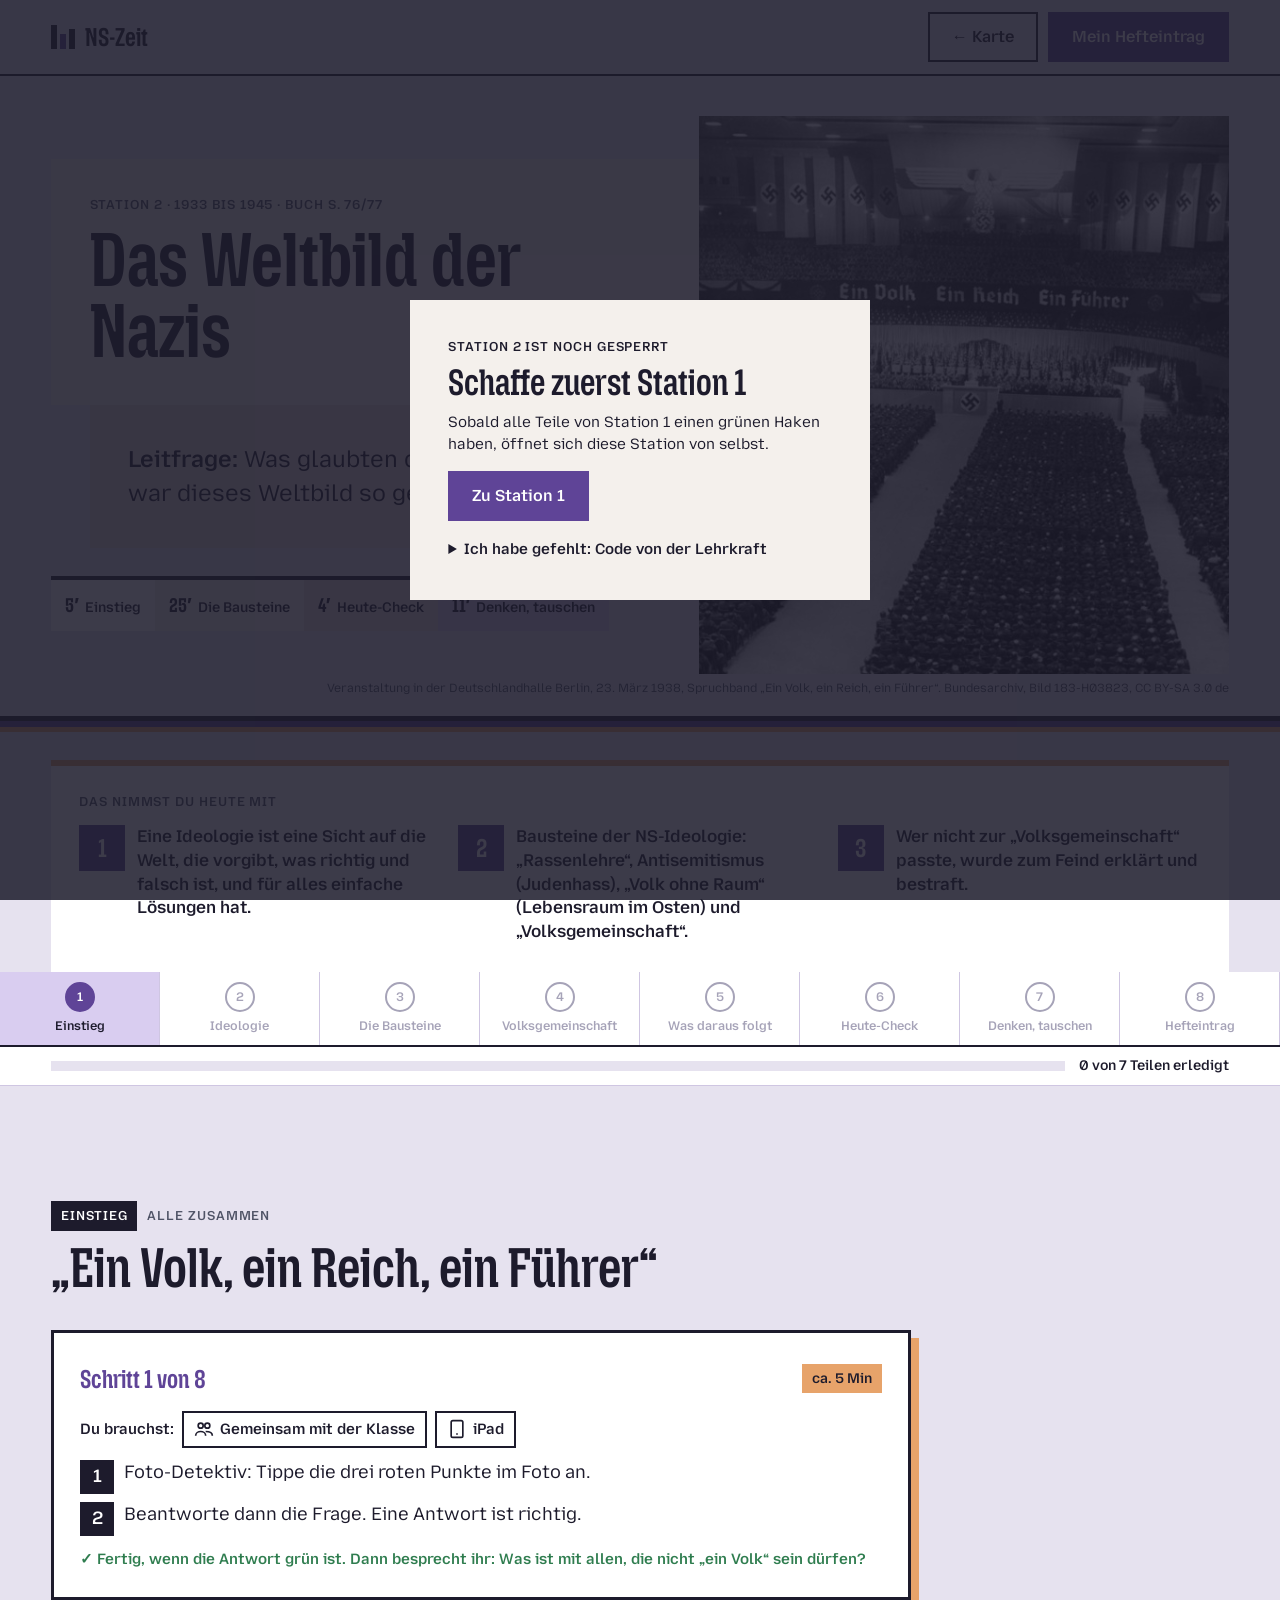
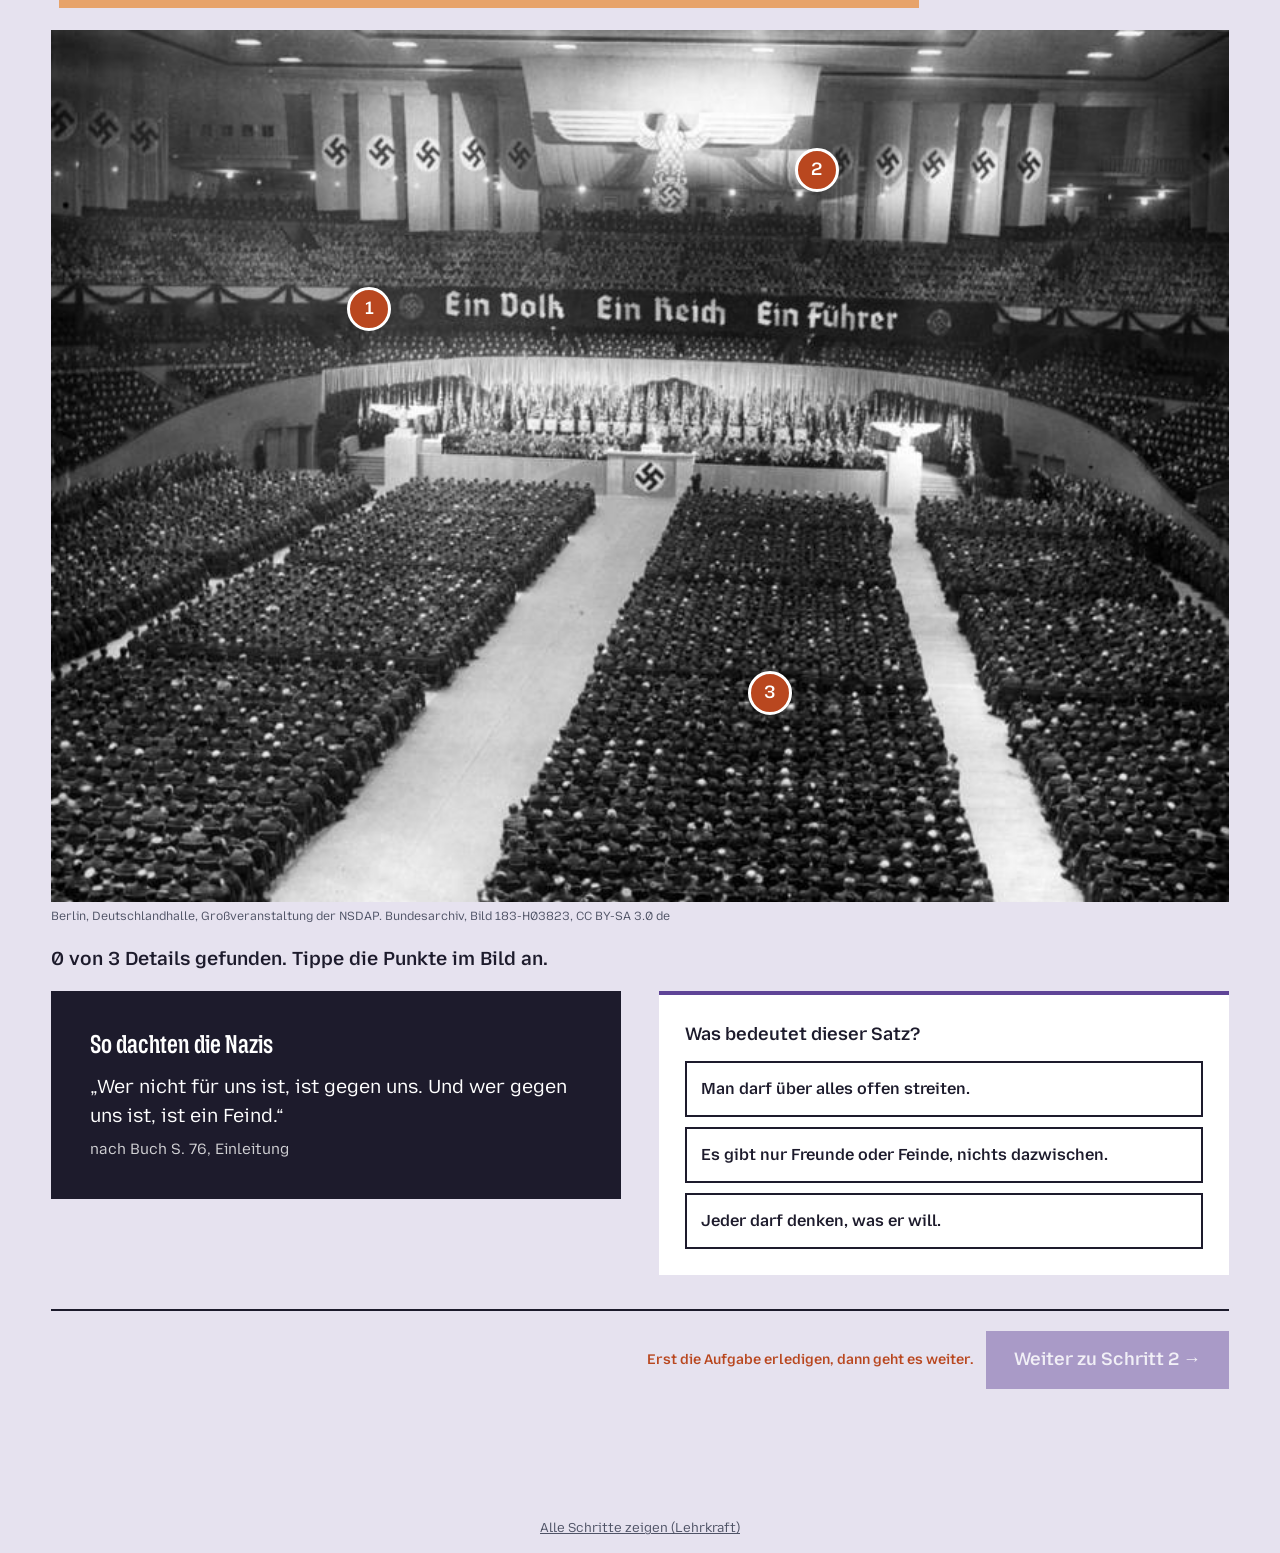
<file: stunde-2/index.html>
<!doctype html>
<html lang="de">
<head>
<meta charset="utf-8">
<meta name="viewport" content="width=device-width, initial-scale=1, viewport-fit=cover">
<title>Station 2 · Das Weltbild der Nazis · NS-Zeit</title>
<meta name="theme-color" content="#1d1b2c">
<link rel="icon" href="../icon-32.png" sizes="32x32">
<link rel="manifest" href="../manifest.webmanifest">
<link rel="apple-touch-icon" href="../icon-180.png">
<meta name="mobile-web-app-capable" content="yes">
<meta name="apple-mobile-web-app-title" content="NS-Zeit">
<link rel="stylesheet" href="../assets/ns.css">
<script src="../assets/ns.js" defer></script>
</head>
<body>

<header class="bar">
  <a class="bar__mark" href="../index.html#karte"><i aria-hidden="true"><b></b><b></b><b></b></i>NS-Zeit</a>
  <nav class="bar__nav" aria-label="Seite"><a class="btn-2" href="../index.html#karte">← Karte</a><a class="btn btn--lila" href="#lernpass">Mein Hefteintrag</a></nav>
</header>

<main>
  <section class="lesson-hero" aria-labelledby="titel">
    <div class="lesson-hero__text">
      <div class="block"><p class="label muted" style="margin-bottom:10px">Station 2 · 1933 bis 1945 · Buch S. 76/77</p>
        <h1 class="h-xl" id="titel">Das Weltbild der Nazis</h1></div>
      <div class="block block--plaster" style="margin-left:clamp(0px,6%,60px)"><p class="lead"><b>Leitfrage:</b> Was glaubten die Nazis, und warum war dieses Weltbild so gefährlich?</p></div>
      <div class="timeline-mini" aria-label="Ablauf der Stunde"><span><b>5′</b>Einstieg</span><span><b>25′</b>Die Bausteine</span><span><b>4′</b>Heute-Check</span><span><b>11′</b>Denken, tauschen</span></div>
    </div>
    <div class="lesson-hero__photo reveal"><img src="../img/foto/s0-einvolk.jpg" alt="Riesige Halle voller Menschen in Reihen, darüber ein Spruchband: Ein Volk, ein Reich, ein Führer."></div>
  </section>
  <p class="credit" style="padding:0 var(--gap);text-align:right">Veranstaltung in der Deutschlandhalle Berlin, 23. März 1938, Spruchband „Ein Volk, ein Reich, ein Führer“. Bundesarchiv, Bild 183-H03823, CC BY-SA 3.0 de</p>
  <div class="pavement" style="margin-top:20px"></div>

  <nav class="toc" aria-label="Teile der Stunde">
    <a href="#einstieg">Einstieg</a><a href="#a">Ideologie</a><a href="#b">Die Bausteine</a><a href="#c">Volksgemeinschaft</a><a href="#d">Was daraus folgt</a><a href="#heute">Heute-Check</a><a href="#tps">Denken, tauschen</a><a href="#lernpass">Hefteintrag</a>
  </nav>

  <!-- 1 EINSTIEG -->
  <section class="part" id="einstieg" aria-labelledby="e-t">
    <div class="wrap">
      <div class="part__head">
        <p class="part__tag"><span class="chip">Einstieg</span><span class="label muted">alle zusammen</span></p>
        <h2 class="h-l" id="e-t">„Ein Volk, ein Reich, ein Führer“</h2>
      </div>
      <div class="auftrag" data-min="5" data-brauchst="klasse|ipad">
        <ol class="auftrag__schritte"><li><span>Foto-Detektiv: Tippe die drei roten Punkte im Foto an.</span></li><li><span>Beantworte dann die Frage. Eine Antwort ist richtig.</span></li></ol>
        <p class="auftrag__fertig">Fertig, wenn die Antwort grün ist. Dann besprecht ihr: Was ist mit allen, die nicht „ein Volk“ sein dürfen?</p>
      </div>
      <div class="spot" data-spot="s2.e.spot" style="margin-bottom:18px">
        <div class="spot__bild"><img src="../img/foto/s0-einvolk.jpg" alt="Riesige Halle voller Menschen in gleichen Blöcken. Oben ein Spruchband: Ein Volk, ein Reich, ein Führer. Überall Hakenkreuzfahnen und ein großer Adler.">
          <button type="button" class="spot__p" style="left:27%;top:32%" data-i="0"></button>
          <button type="button" class="spot__p" style="left:65%;top:16%" data-i="1"></button>
          <button type="button" class="spot__p" style="left:61%;top:76%" data-i="2"></button>
        </div>
        <p class="credit">Berlin, Deutschlandhalle, Großveranstaltung der NSDAP. Bundesarchiv, Bild 183-H03823, CC BY-SA 3.0 de</p>
        <ol class="spot__info">
          <li data-i="0" hidden><b>Das Spruchband.</b> „Ein Volk, ein Reich, ein Führer“: Alle sollen gleich denken. Einer allein bestimmt.</li>
          <li data-i="1" hidden><b>Adler und Hakenkreuz.</b> Die Zeichen der Partei hängen überall. Partei und Staat sind eins (Buch S. 76).</li>
          <li data-i="2" hidden><b>Die Blöcke.</b> Tausende Menschen, in gleichen Blöcken geordnet. Der Einzelne verschwindet. Und wer nicht hineinpasst, gehört nicht dazu.</li>
        </ol>
      </div>
      <div class="grid-2">
        <div class="block block--ink"><p class="h-s" style="margin-bottom:8px">So dachten die Nazis</p><p>„Wer nicht für uns ist, ist gegen uns. Und wer gegen uns ist, ist ein Feind.“</p><p class="small" style="margin-top:8px;opacity:.8">nach Buch S. 76, Einleitung</p></div>
        <div class="mc" data-mc="s2.e.mc" data-right="feind"><p class="mc__frage">Was bedeutet dieser Satz?</p>
          <div class="choices"><button class="choice" data-v="streit">Man darf über alles offen streiten.</button><button class="choice" data-v="feind">Es gibt nur Freunde oder Feinde, nichts dazwischen.</button><button class="choice" data-v="egal">Jeder darf denken, was er will.</button></div>
          <p class="mc__tipp" hidden>Was passiert laut Satz mit allen, die nicht dafür sind?</p>
          <p class="mc__erkl" hidden>Richtig. Für die Nazis gab es keine Mitte. Wer nicht mitmachte, war ein Feind. Dieses Denken nennt man Freund-Feind-Denken.</p></div>
      </div>
    </div>
  </section>

  <!-- 2 IDEOLOGIE -->
  <section class="part" id="a" aria-labelledby="a-t">
    <div class="wrap">
      <div class="part__head">
        <p class="part__tag"><span class="chip chip--lila">Kapitel 1</span><span class="book">Buch S. 76</span></p>
        <h2 class="h-l" id="a-t">Was ist eine Ideologie?</h2>
      </div>
      <div class="auftrag" data-min="6" data-brauchst="buch:Buch S. 76|ipad">
        <ol class="auftrag__schritte"><li><span>Buch <b>S. 76</b>: Lies den blauen Kasten <b>„Politische Ideologie“</b> (unten links).</span></li><li><span>Lies dann den Abschnitt <b>„Die Bevölkerung wird manipuliert“</b>.</span></li><li><span>Finde die drei Antworten und tippe auf „Prüfen“.</span></li></ol>
        <p class="auftrag__fertig">Fertig, wenn alle drei Felder grün sind.</p>
      </div>
      <div class="detektiv" data-find="s2.a.buch">
        <div class="detektiv__kopf"><svg width="34" height="34" viewBox="0 0 24 24" fill="none" stroke="#5f4497" stroke-width="2.4"><circle cx="10" cy="10" r="6"/><path d="M15 15l6 6"/></svg><p>Buch-Detektiv: S. 76</p></div>
        <div class="find__q" data-answer="falsch"><p class="find__ort">Buch S. 76 · blauer Kasten „Politische Ideologie“</p><p class="find__frage">Eine Ideologie gibt vor, was richtig und was … ist.</p><input autocomplete="off" placeholder="ein Wort"><p class="find__hinweis" hidden>Tipp: erster Satz im blauen Kasten.</p></div>
        <div class="find__q" data-answer="juden|jüdische bevölkerung|jüdische|die jüdische bevölkerung"><p class="find__ort">Buch S. 76 · rechte Spalte</p><p class="find__frage">Gegen wen richtete sich die Rassentheorie in erster Linie? Gegen die …</p><input autocomplete="off" placeholder="…"><p class="find__hinweis" hidden>Tipp: Such nach „in erster Linie“.</p></div>
        <div class="find__q" data-answer="aufrüstung|aufruestung"><p class="find__ort">Buch S. 76 · linke Spalte</p><p class="find__frage">Hitler redete in der Öffentlichkeit vom Frieden. Was wurde in Wirklichkeit insgeheim angekurbelt? Die militärische …</p><input autocomplete="off" placeholder="ein Wort"><p class="find__hinweis" hidden>Tipp: Such nach „insgeheim“.</p></div>
        <div style="display:flex;flex-wrap:wrap;gap:12px;align-items:center"><button class="btn" type="button" data-check>Prüfen</button><p class="feedback" aria-live="polite"></p></div>
      </div>
    </div>
  </section>

  <!-- 3 DIE BAUSTEINE -->
  <section class="part" id="b" aria-labelledby="b-t">
    <div class="wrap">
      <div class="part__head">
        <p class="part__tag"><span class="chip chip--lila">Kapitel 2</span><span class="book">Buch S. 77</span></p>
        <h2 class="h-l" id="b-t">Die vier Bausteine des Weltbilds</h2>
      </div>
      <div class="auftrag" data-min="8" data-brauchst="buch:Buch S. 77|ipad">
        <ol class="auftrag__schritte"><li><span>Lies Kapitel 2. Du lernst Rudi kennen, Pauls besten Freund.</span></li><li><span>Buch <b>S. 77</b>: Lies die <b>vier gelben Kästen</b>. Jeder erklärt einen Baustein.</span></li><li><span>Ordne jedem Baustein die richtige Erklärung zu und tippe auf „Prüfen“.</span></li></ol>
        <p class="auftrag__fertig">Fertig, wenn alle vier grün sind.</p>
      </div>
      <div class="story">
        <div class="story__text">
          <p class="story__kap">Pauls und Rudis Geschichte · München · Herbst 1933</p>
          <p class="story__titel">Die „Rassenkunde“-Stunde</p>
          <p>Paul sitzt in der Schule neben seinem besten Freund Rudi Kohn. Rudis Familie ist jüdisch. Für die beiden war das nie wichtig.</p>
          <p>Jetzt gibt es ein neues Fach: „Rassenkunde“. Der Lehrer hängt Bilder von Köpfen an die Tafel. Dann ruft er Rudi nach vorn. Er misst seine Nase und sagt: „So sieht ein Jude aus.“ Ein paar Kinder lachen.</p>
          <p class="story__zitat">Rudi schaut auf den Boden. Paul lacht nicht. Aber er sagt auch nichts.</p>
          <p class="story__fiktion">Paul und Rudi sind erfundene Figuren. „Rassenkunde“ war ab 1933 Pflicht in den Schulen. Jüdische Kinder wurden darin oft vor der Klasse bloßgestellt. Das Foto 77.1 im Buch zeigt so eine „Untersuchung“.</p>
        </div>
        <div class="story__bild" style="background:var(--sky-2);display:grid;place-content:center;padding:20px;text-align:center"><p class="h-l" style="color:var(--lila)">„Rassen-<br>kunde“</p><p class="small muted" style="margin-top:8px">Schau dir im Buch das Foto 77.1 an.</p></div>
      </div>
      <div class="task" data-match="s2.b.match">
        <p class="task__q"><b>B</b>Welche Erklärung gehört zu welchem Baustein? (Buch S. 77, gelbe Kästen)</p>
        <div class="match">
          <div class="match__row" data-right="rasse"><p><b>„Rassenlehre“</b></p>
            <select aria-label="Erklärung zu Rassenlehre"><option value="">Erklärung wählen …</option><option value="rasse">Menschen werden in „Rassen“ eingeteilt, die „arische Rasse“ sei die beste und solle herrschen.</option><option value="raum">Die Deutschen brauchen angeblich neues Land im Osten.</option><option value="anti">Juden wird die Schuld an allem gegeben, sie gelten als Feinde des Volkes.</option><option value="volk">Jeder muss sich der Gemeinschaft unterordnen, wer nicht mitmacht, wird ausgestoßen.</option></select></div>
          <div class="match__row" data-right="raum"><p><b>„Volk ohne Raum“</b></p>
            <select aria-label="Erklärung zu Volk ohne Raum"><option value="">Erklärung wählen …</option><option value="rasse">Menschen werden in „Rassen“ eingeteilt, die „arische Rasse“ sei die beste und solle herrschen.</option><option value="raum">Die Deutschen brauchen angeblich neues Land im Osten.</option><option value="anti">Juden wird die Schuld an allem gegeben, sie gelten als Feinde des Volkes.</option><option value="volk">Jeder muss sich der Gemeinschaft unterordnen, wer nicht mitmacht, wird ausgestoßen.</option></select></div>
          <div class="match__row" data-right="anti"><p><b>Antisemitismus</b> (Judenhass)</p>
            <select aria-label="Erklärung zu Antisemitismus"><option value="">Erklärung wählen …</option><option value="rasse">Menschen werden in „Rassen“ eingeteilt, die „arische Rasse“ sei die beste und solle herrschen.</option><option value="raum">Die Deutschen brauchen angeblich neues Land im Osten.</option><option value="anti">Juden wird die Schuld an allem gegeben, sie gelten als Feinde des Volkes.</option><option value="volk">Jeder muss sich der Gemeinschaft unterordnen, wer nicht mitmacht, wird ausgestoßen.</option></select></div>
          <div class="match__row" data-right="volk"><p><b>„Volksgemeinschaft“</b></p>
            <select aria-label="Erklärung zu Volksgemeinschaft"><option value="">Erklärung wählen …</option><option value="rasse">Menschen werden in „Rassen“ eingeteilt, die „arische Rasse“ sei die beste und solle herrschen.</option><option value="raum">Die Deutschen brauchen angeblich neues Land im Osten.</option><option value="anti">Juden wird die Schuld an allem gegeben, sie gelten als Feinde des Volkes.</option><option value="volk">Jeder muss sich der Gemeinschaft unterordnen, wer nicht mitmacht, wird ausgestoßen.</option></select></div>
        </div>
        <div style="display:flex;flex-wrap:wrap;gap:12px;align-items:center"><button class="btn" type="button" data-check>Prüfen</button><p class="feedback" aria-live="polite"></p></div>
      </div>
      <div class="note" style="margin-top:14px"><b>Wichtig:</b><span>Menschliche „Rassen“ gibt es nicht. Die „Rassenlehre“ der Nazis war erfunden. Alle Menschen sind gleich viel wert.</span></div>
    </div>
  </section>

  <!-- 4 VOLKSGEMEINSCHAFT -->
  <section class="part" id="c" aria-labelledby="c-t">
    <div class="wrap">
      <div class="part__head">
        <p class="part__tag"><span class="chip chip--brick">Kapitel 3</span><span class="book">Buch S. 77</span></p>
        <h2 class="h-l" id="c-t">Ausgestoßen aus der „Volksgemeinschaft“</h2>
      </div>
      <div class="auftrag" data-min="4" data-brauchst="buch:Buch S. 77|ipad">
        <ol class="auftrag__schritte"><li><span>Buch <b>S. 77</b>: Schau dir das Foto <b>77.4</b> unten rechts an. Lies den gelben Kasten darüber.</span></li><li><span>Beantworte die zwei Fragen. Je eine Antwort ist richtig.</span></li></ol>
        <p class="auftrag__fertig">Fertig, wenn beide Fragen grün sind.</p>
      </div>
      <div class="grid-2">
        <div class="mc" data-mc="s2.c.mc" data-right="beziehung"><p class="mc__frage">1. Warum wurden die Frauen auf Foto 77.4 öffentlich bestraft?</p>
          <div class="choices"><button class="choice" data-v="dieb">weil sie etwas gestohlen hatten</button><button class="choice" data-v="beziehung">weil sie Beziehungen zu jüdischen Männern hatten</button><button class="choice" data-v="wahl">weil sie nicht gewählt hatten</button></div>
          <p class="mc__tipp" hidden>Lies den letzten Satz im gelben Kasten über dem Foto.</p>
          <p class="mc__erkl" hidden>Richtig. Auf ihren Schildern steht: „Ich bin aus der Volksgemeinschaft ausgestoßen.“ Wer nicht nach den Regeln der Nazis lebte, wurde öffentlich gedemütigt.</p></div>
        <div class="mc" data-mc="s2.c.gefuehl" data-right="angst"><p class="mc__frage">2. Was sollte so eine Strafe auf offener Straße bei den Zuschauern bewirken?</p>
          <div class="choices"><button class="choice" data-v="spass">Sie sollten sich amüsieren.</button><button class="choice" data-v="angst">Angst: Jeder sollte sehen, was passiert, wenn man nicht mitmacht.</button><button class="choice" data-v="mitleid">Sie sollten den Frauen helfen.</button></div>
          <p class="mc__tipp" hidden>Denk an das Freund-Feind-Denken vom Anfang der Stunde.</p>
          <p class="mc__erkl" hidden>Richtig. Die öffentliche Strafe war eine Warnung an alle. So hielt Angst die „Volksgemeinschaft“ zusammen.</p></div>
      </div>
    </div>
  </section>

  <!-- 5 WAS DARAUS FOLGT -->
  <section class="part" id="d" aria-labelledby="d-t">
    <div class="wrap">
      <div class="part__head">
        <p class="part__tag"><span class="chip chip--brick">Der Ausblick</span></p>
        <h2 class="h-l" id="d-t">Was aus diesem Weltbild folgte</h2>
      </div>
      <div class="auftrag" data-min="4" data-brauchst="ipad">
        <ol class="auftrag__schritte"><li><span>Aus jedem Baustein folgte später etwas Schreckliches. Du lernst es in den nächsten Stationen kennen.</span></li><li><span>Ordne zu: Was folgte woraus? Tippe auf „Prüfen“.</span></li></ol>
        <p class="auftrag__fertig">Fertig, wenn alle vier grün sind.</p>
      </div>
      <div class="task" data-match="s2.d.match">
        <div class="match">
          <div class="match__row" data-right="hj"><p><b>„Volksgemeinschaft“</b>: Jeder muss mitmachen.</p>
            <select aria-label="Folge 1"><option value="">Was folgte daraus?</option><option value="hj">Kinder und Jugendliche müssen in die Hitlerjugend (Station 3)</option><option value="aus">Juden werden Schritt für Schritt entrechtet (Station 4)</option><option value="krieg">Krieg und Eroberung im Osten (Stationen 5 und 6)</option><option value="mord">Millionen Menschen werden ermordet (Station 7)</option></select></div>
          <div class="match__row" data-right="aus"><p><b>Antisemitismus</b>: Juden sind angeblich Feinde.</p>
            <select aria-label="Folge 2"><option value="">Was folgte daraus?</option><option value="hj">Kinder und Jugendliche müssen in die Hitlerjugend (Station 3)</option><option value="aus">Juden werden Schritt für Schritt entrechtet (Station 4)</option><option value="krieg">Krieg und Eroberung im Osten (Stationen 5 und 6)</option><option value="mord">Millionen Menschen werden ermordet (Station 7)</option></select></div>
          <div class="match__row" data-right="krieg"><p><b>„Volk ohne Raum“</b>: Deutschland braucht angeblich Land.</p>
            <select aria-label="Folge 3"><option value="">Was folgte daraus?</option><option value="hj">Kinder und Jugendliche müssen in die Hitlerjugend (Station 3)</option><option value="aus">Juden werden Schritt für Schritt entrechtet (Station 4)</option><option value="krieg">Krieg und Eroberung im Osten (Stationen 5 und 6)</option><option value="mord">Millionen Menschen werden ermordet (Station 7)</option></select></div>
          <div class="match__row" data-right="mord"><p><b>„Rassenlehre“</b>: Manche Menschen seien „minderwertig“.</p>
            <select aria-label="Folge 4"><option value="">Was folgte daraus?</option><option value="hj">Kinder und Jugendliche müssen in die Hitlerjugend (Station 3)</option><option value="aus">Juden werden Schritt für Schritt entrechtet (Station 4)</option><option value="krieg">Krieg und Eroberung im Osten (Stationen 5 und 6)</option><option value="mord">Millionen Menschen werden ermordet (Station 7)</option></select></div>
        </div>
        <div style="display:flex;flex-wrap:wrap;gap:12px;align-items:center"><button class="btn" type="button" data-check>Prüfen</button><p class="feedback" aria-live="polite"></p></div>
      </div>
    </div>
  </section>

  <!-- 6 HEUTE -->
  <section class="part" id="heute" aria-labelledby="h-t">
    <div class="wrap">
      <div class="part__head">
        <p class="part__tag"><span class="chip chip--brick">Heute-Check</span></p>
        <h2 class="h-l" id="h-t">Alte Bausteine, neue Sätze</h2>
      </div>
      <div class="auftrag" data-min="4" data-brauchst="ipad">
        <ol class="auftrag__schritte"><li><span>Lies die zwei Aussagen. Sie sind ohne Absender.</span></li><li><span>Tippe an, welcher Baustein von damals drinsteckt.</span></li></ol>
        <p class="auftrag__fertig">Fertig, wenn beide grün sind.</p>
      </div>
      <div class="grid-2">
        <div class="today__card mc" data-mc="s2.h.1" data-right="rasse">
          <p class="label muted">Kommentar in einem Forum</p>
          <blockquote>„Ein echter Deutscher ist nur, wer deutsches Blut hat. Der Pass ist egal.“</blockquote>
          <div class="choices"><button class="choice" data-v="rasse">„Rassenlehre“: Menschen nach Abstammung einteilen</button><button class="choice" data-v="raum">„Volk ohne Raum“</button></div>
          <p class="mc__tipp" hidden>Wonach wird hier entschieden, wer dazugehört?</p>
          <p class="mc__erkl" hidden>Richtig. Wer Deutscher ist, bestimmt heute das Gesetz über die Staatsangehörigkeit, nicht „das Blut“. Und Art. 3 GG sagt: Niemand darf wegen seiner Abstammung benachteiligt werden.</p>
        </div>
        <div class="today__card mc" data-mc="s2.h.2" data-right="feind">
          <p class="label muted">Plakat bei einer Demonstration</p>
          <blockquote>„Wer nicht für uns ist, ist ein Volksverräter!“</blockquote>
          <div class="choices"><button class="choice" data-v="feind">Freund-Feind-Denken der „Volksgemeinschaft“</button><button class="choice" data-v="raum">„Volk ohne Raum“</button></div>
          <p class="mc__tipp" hidden>Erinnere dich an den Satz vom Anfang der Stunde.</p>
          <p class="mc__erkl" hidden>Richtig. Wer anders denkt, wird zum Feind erklärt. Das Wort „Volksverräter“ benutzten schon die Nazis. 2016 wurde es zum „Unwort des Jahres“ gewählt.</p>
        </div>
      </div>
      <div class="grid-2" style="margin-top:20px">
        <div class="gg"><p class="label">Grundgesetz Artikel 1, Absatz 1</p><p>„Die Würde des Menschen ist unantastbar. Sie zu achten und zu schützen ist Verpflichtung aller staatlichen Gewalt.“</p></div>
        <div class="block block--lila"><p class="label" style="margin-bottom:8px">Was ist heute anders?</p><p class="small">In einer Demokratie darf man verschiedener Meinung sein, ohne Feind zu sein. Streit ist erlaubt und gehört dazu. Und vor dem Gesetz sind alle Menschen gleich, egal woher die Eltern kommen.</p></div>
      </div>
    </div>
  </section>

  <!-- 7 DENKEN, TAUSCHEN, VORSTELLEN -->
  <section class="part" id="tps" aria-labelledby="t-t">
    <div class="wrap">
      <div class="part__head">
        <p class="part__tag"><span class="chip">Wir reden darüber</span><span class="label muted">Methode: Denken, Tauschen, Vorstellen</span></p>
        <h2 class="h-l" id="t-t">Warum ließen sich so viele Menschen auf dieses Weltbild ein?</h2>
      </div>
      <div class="auftrag" data-min="11" data-brauchst="klasse|ipad">
        <ol class="auftrag__schritte"><li><span>Tippe allein die zwei Gründe an, die du am wichtigsten findest.</span></li><li><span>Deine Auswahl erscheint <b>ohne Namen</b> vorne an der Tafel.</span></li><li><span>Überleg dir einen Grund für deine Wahl. Wenn die Zeit um ist, sprechen wir gemeinsam darüber.</span></li></ol>
        <p class="auftrag__fertig">Fertig, wenn du mindestens einen Grund angetippt hast.</p>
      </div>
      <div class="choices" data-choice="s2.x.grund" data-multi style="grid-template-columns:1fr">
        <button class="choice" data-v="Es versprach Stolz und Größe nach der Niederlage von 1918.">Es versprach Stolz und Größe nach der Niederlage von 1918.</button>
        <button class="choice" data-v="Es gab einfache Schuldige für schwierige Probleme.">Es gab einfache Schuldige für schwierige Probleme.</button>
        <button class="choice" data-v="Wer dazugehörte, hatte Vorteile.">Wer dazugehörte, hatte Vorteile (Buch S. 76).</button>
        <button class="choice" data-v="Die Propaganda war überall.">Die Propaganda war überall.</button>
        <button class="choice" data-v="Wer widersprach, musste Strafe fürchten.">Wer widersprach, musste Strafe fürchten.</button>
      </div>
    </div>
  </section>

  <!-- 8 HEFTEINTRAG -->
  <section class="part" id="lernpass" aria-labelledby="l-t" style="background:var(--ink);color:var(--white)">
    <div class="wrap">
      <div class="part__head"><p class="part__tag"><span class="chip chip--sand">Zum Schluss</span></p><h2 class="h-l" id="l-t">Mein Hefteintrag</h2>
        <p class="lead">Dein PDF hat zwei Teile: <b>Teil 1</b> ist der Hefteintrag zur Stunde, für alle gleich, das ist deine Grundlage für die Probe. <b>Teil 2</b> sind deine eigenen Ergebnisse. Das PDF kommt in dein <b>OneNote-Merkheft</b>.</p>
        <ol class="pdf-schritte"><li><span>1</span>Name eintragen und unten auf den Knopf tippen.</li><li><span>2</span>Im Druckmenü auf das Teilen-Symbol tippen und das PDF sichern.</li><li><span>3</span>In OneNote im Merkheft: Einfügen → Datei → als Ausdruck einfügen.</li></ol>
      </div>
      <div class="pass-actions"><button class="btn btn--lila" type="button" id="pass-btn">Hefteintrag + Ergebnisse als PDF</button></div>
    </div>
  </section>
</main>
<div class="pass" aria-hidden="true"></div>

<script>
document.addEventListener("DOMContentLoaded", function () {
  NS.guard(2);
  var antworten = function (v) { return Object.keys(v).sort().map(function (i) { return v[i]; }).join(" · "); };
  document.getElementById("pass-btn").addEventListener("click", function () {
    NS.printPass(2, [
      { label: "Freund-Feind-Denken: Was bedeutet „Wer nicht für uns ist, ist gegen uns“?", key: "s2.e.mc" },
      { label: "Buch-Detektiv S. 76 (Ideologie: richtig und … · Rassentheorie gegen … · insgeheim angekurbelt: …)", key: "s2.a.buch.in", fmt: antworten },
      { label: "Die vier Bausteine (geprüft)", key: "s2.b.match.punkte" },
      { label: "Warum wurden die Frauen bestraft?", key: "s2.c.mc" },
      { label: "Was die öffentliche Strafe bewirken sollte", key: "s2.c.gefuehl" },
      { label: "Was aus dem Weltbild folgte (geprüft)", key: "s2.d.match.punkte" },
      { label: "Heute-Check: „deutsches Blut“", key: "s2.h.1" },
      { label: "Heute-Check: „Volksverräter“", key: "s2.h.2" },
      { label: "Darum ließen sich so viele darauf ein (meine Gründe)", key: "s2.x.grund" }
    ]);
  });
});
</script>
</body>
</html>
</file>
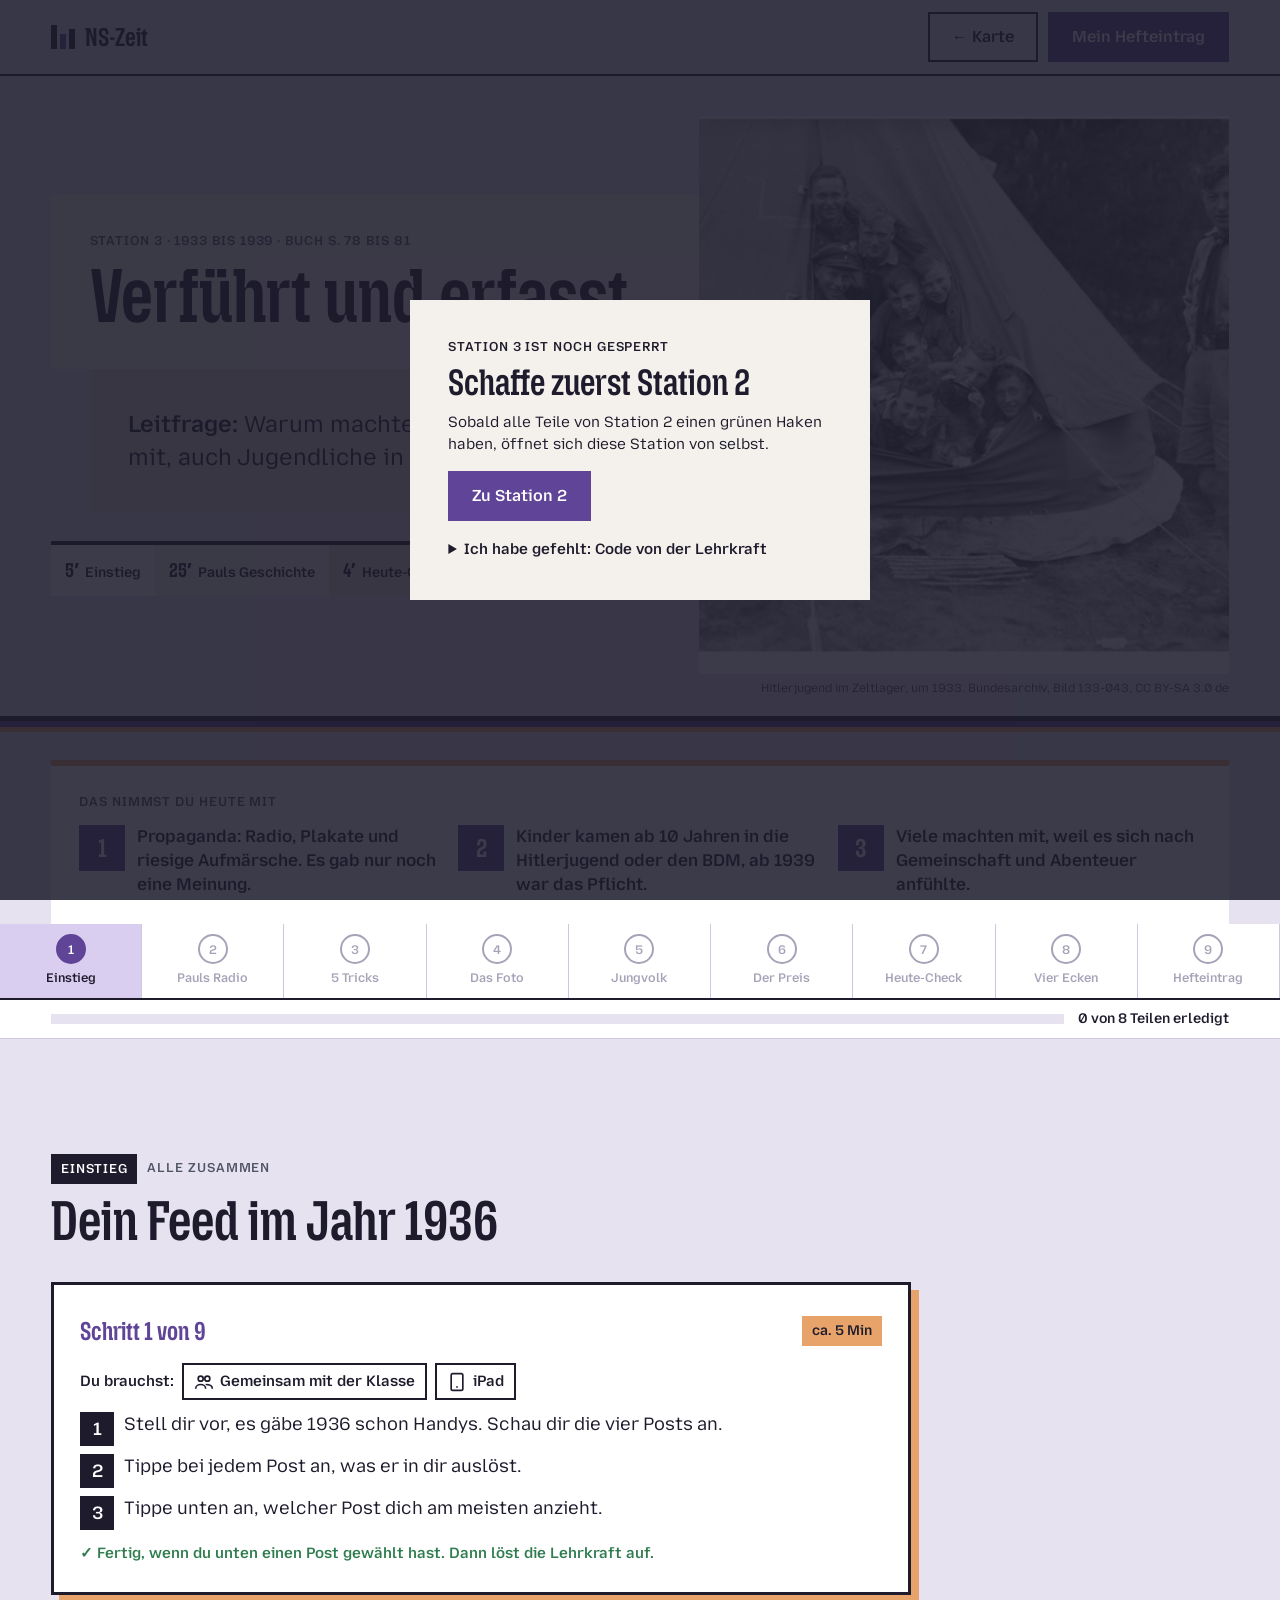
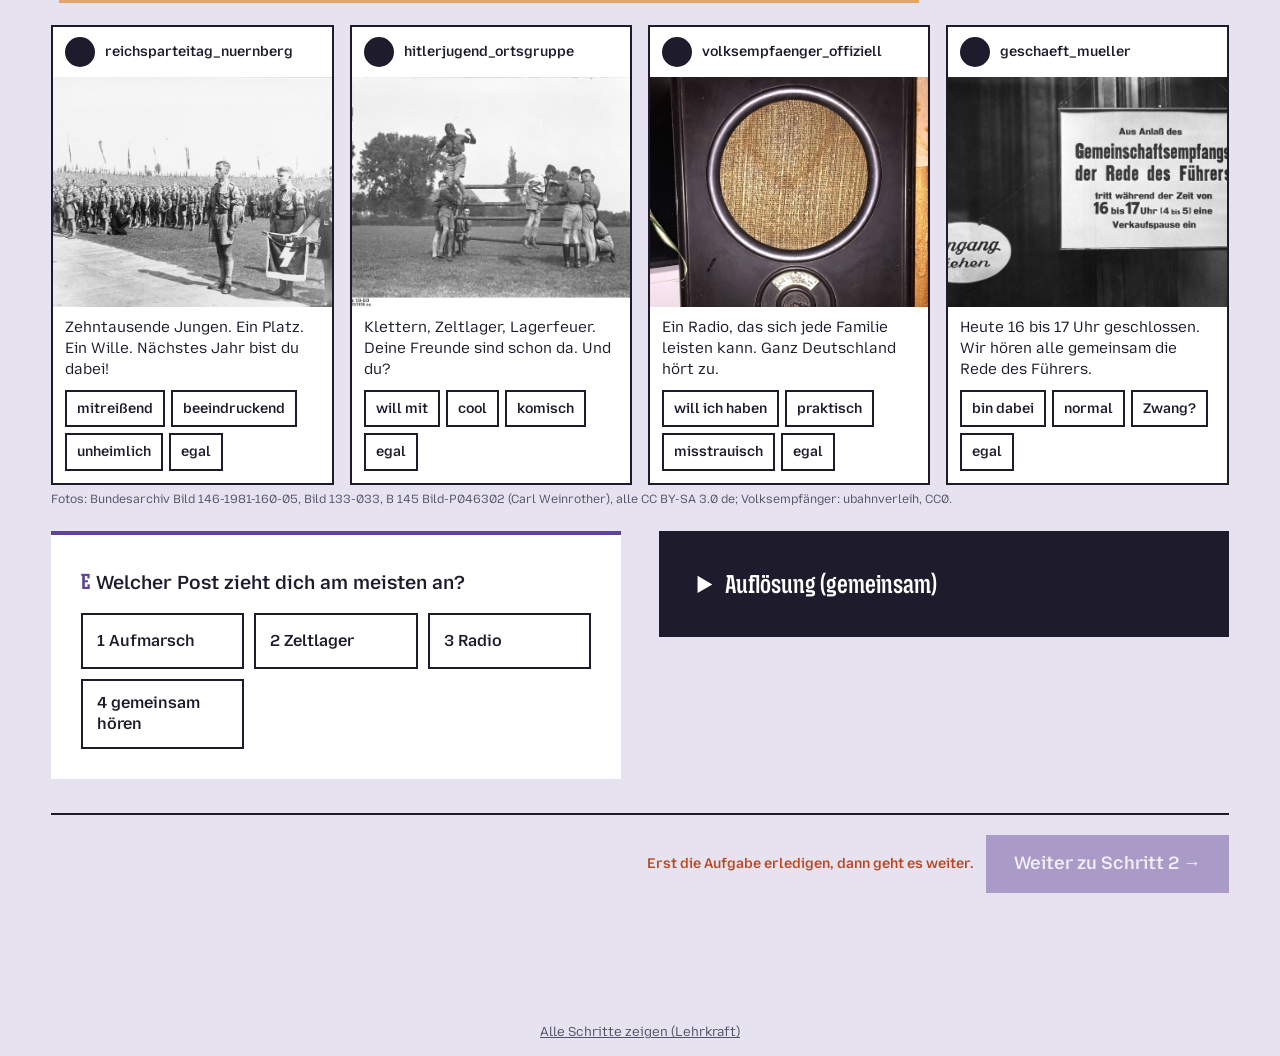
<file: stunde-3/index.html>
<!doctype html>
<html lang="de">
<head>
<meta charset="utf-8">
<meta name="viewport" content="width=device-width, initial-scale=1, viewport-fit=cover">
<title>Station 3 · Verführt und erfasst · NS-Zeit</title>
<meta name="theme-color" content="#1d1b2c">
<link rel="icon" href="../icon-32.png" sizes="32x32">
<link rel="manifest" href="../manifest.webmanifest">
<link rel="apple-touch-icon" href="../icon-180.png">
<meta name="mobile-web-app-capable" content="yes">
<meta name="apple-mobile-web-app-title" content="NS-Zeit">
<link rel="stylesheet" href="../assets/ns.css">
<script src="../assets/ns.js" defer></script>
</head>
<body>

<header class="bar">
  <a class="bar__mark" href="../index.html#karte"><i aria-hidden="true"><b></b><b></b><b></b></i>NS-Zeit</a>
  <nav class="bar__nav" aria-label="Seite"><a class="btn-2" href="../index.html#karte">← Karte</a><a class="btn btn--lila" href="#lernpass">Mein Hefteintrag</a></nav>
</header>

<main>
  <section class="lesson-hero" aria-labelledby="titel">
    <div class="lesson-hero__text">
      <div class="block"><p class="label muted" style="margin-bottom:10px">Station 3 · 1933 bis 1939 · Buch S. 78 bis 81</p>
        <h1 class="h-xl" id="titel">Verführt und erfasst</h1></div>
      <div class="block block--plaster" style="margin-left:clamp(0px,6%,60px)"><p class="lead"><b>Leitfrage:</b> Warum machten so viele Menschen mit, auch Jugendliche in deinem Alter?</p></div>
      <div class="timeline-mini" aria-label="Ablauf der Stunde"><span><b>5′</b>Einstieg</span><span><b>25′</b>Pauls Geschichte</span><span><b>4′</b>Heute-Check</span><span><b>11′</b>Vier Ecken</span></div>
    </div>
    <div class="lesson-hero__photo reveal"><img src="../img/foto/s1-hj-zeltlager.jpg" alt="Jungen der Hitlerjugend schauen lachend aus einem Zelt, daneben ein Gruppenführer in Uniform."></div>
  </section>
  <p class="credit" style="padding:0 var(--gap);text-align:right">Hitlerjugend im Zeltlager, um 1933. Bundesarchiv, Bild 133-043, CC BY-SA 3.0 de</p>
  <div class="pavement" style="margin-top:20px"></div>

  <nav class="toc" aria-label="Teile der Stunde">
    <a href="#einstieg">Einstieg</a><a href="#radio">Pauls Radio</a><a href="#tricks">5 Tricks</a><a href="#b">Das Foto</a><a href="#c">Jungvolk</a><a href="#preis">Der Preis</a><a href="#heute">Heute-Check</a><a href="#ecken">Vier Ecken</a><a href="#lernpass">Hefteintrag</a>
  </nav>

  <!-- 1 EINSTIEG -->
  <section class="part" id="einstieg" aria-labelledby="e-t">
    <div class="wrap">
      <div class="part__head">
        <p class="part__tag"><span class="chip">Einstieg</span><span class="label muted">alle zusammen</span></p>
        <h2 class="h-l" id="e-t">Dein Feed im Jahr 1936</h2>
      </div>
      <div class="auftrag" data-min="5" data-brauchst="klasse|ipad">
        <ol class="auftrag__schritte"><li><span>Stell dir vor, es gäbe 1936 schon Handys. Schau dir die vier Posts an.</span></li><li><span>Tippe bei jedem Post an, was er in dir auslöst.</span></li><li><span>Tippe unten an, welcher Post dich am meisten anzieht.</span></li></ol>
        <p class="auftrag__fertig">Fertig, wenn du unten einen Post gewählt hast. Dann löst die Lehrkraft auf.</p>
      </div>
      <div class="feed">
        <article class="post"><p class="post__head"><i></i>reichsparteitag_nuernberg</p>
          <div class="post__img reveal"><img src="../img/foto/s1-hj-appell.jpg" alt="Tausende Hitlerjungen stehen in Reihen auf einem riesigen Platz, vorne eine Fahne."></div>
          <p class="post__cap">Zehntausende Jungen. Ein Platz. Ein Wille. Nächstes Jahr bist du dabei!</p>
          <div class="post__react" data-choice="s3.feed.1"><button data-v="mitreißend">mitreißend</button><button data-v="beeindruckend">beeindruckend</button><button data-v="unheimlich">unheimlich</button><button data-v="egal">egal</button></div></article>
        <article class="post"><p class="post__head"><i></i>hitlerjugend_ortsgruppe</p>
          <div class="post__img reveal"><img src="../img/foto/s1-hj-gelaende.jpg" alt="Jungen in kurzen Hosen klettern im Freien über ein Holzgerüst."></div>
          <p class="post__cap">Klettern, Zeltlager, Lagerfeuer. Deine Freunde sind schon da. Und du?</p>
          <div class="post__react" data-choice="s3.feed.2"><button data-v="will mit">will mit</button><button data-v="cool">cool</button><button data-v="komisch">komisch</button><button data-v="egal">egal</button></div></article>
        <article class="post"><p class="post__head"><i></i>volksempfaenger_offiziell</p>
          <div class="post__img reveal"><img src="../img/foto/s1-volksempfaenger.jpg" alt="Ein dunkles Radio mit rundem Lautsprecher: der Volksempfänger." style="object-position:center 30%"></div>
          <p class="post__cap">Ein Radio, das sich jede Familie leisten kann. Ganz Deutschland hört zu.</p>
          <div class="post__react" data-choice="s3.feed.3"><button data-v="will ich haben">will ich haben</button><button data-v="praktisch">praktisch</button><button data-v="misstrauisch">misstrauisch</button><button data-v="egal">egal</button></div></article>
        <article class="post"><p class="post__head"><i></i>geschaeft_mueller</p>
          <div class="post__img reveal"><img src="../img/foto/s1-gemeinschaftsempfang.jpg" alt="Schild im Schaufenster: Wegen des Gemeinschaftsempfangs der Rede des Führers Verkaufspause von 16 bis 17 Uhr."></div>
          <p class="post__cap">Heute 16 bis 17 Uhr geschlossen. Wir hören alle gemeinsam die Rede des Führers.</p>
          <div class="post__react" data-choice="s3.feed.4"><button data-v="bin dabei">bin dabei</button><button data-v="normal">normal</button><button data-v="Zwang?">Zwang?</button><button data-v="egal">egal</button></div></article>
      </div>
      <p class="credit">Fotos: Bundesarchiv Bild 146-1981-160-05, Bild 133-033, B 145 Bild-P046302 (Carl Weinrother), alle CC BY-SA 3.0 de; Volksempfänger: ubahnverleih, CC0.</p>
      <div class="grid-2" style="margin-top:24px">
        <div class="task">
          <p class="task__q"><b>E</b>Welcher Post zieht dich am meisten an?</p>
          <div class="choices" data-choice="s3.e.post"><button class="choice" data-v="Post 1: der riesige Aufmarsch">1 Aufmarsch</button><button class="choice" data-v="Post 2: Zeltlager und Abenteuer">2 Zeltlager</button><button class="choice" data-v="Post 3: das Radio">3 Radio</button><button class="choice" data-v="Post 4: alle hören gemeinsam">4 gemeinsam hören</button></div>
        </div>
        <details class="block block--ink">
          <summary class="h-s" style="cursor:pointer">Auflösung (gemeinsam)</summary>
          <p style="margin-top:12px">Alle vier Posts kommen von <b>einem</b> Absender: der NSDAP. Eine andere Meinung gab es nicht mehr. Und alle vier wollen dasselbe: dass du dich gut fühlst und mitmachst.</p>
        </details>
      </div>
    </div>
  </section>

  <!-- 2 PAULS RADIO -->
  <section class="part" id="radio" aria-labelledby="r-t">
    <div class="wrap">
      <div class="part__head">
        <p class="part__tag"><span class="chip chip--lila">Kapitel 1</span><span class="book">Buch S. 80</span></p>
        <h2 class="h-l" id="r-t">Ein Radio für Pauls Familie</h2>
      </div>
      <div class="auftrag" data-min="5" data-brauchst="buch:Buch S. 80|ipad">
        <ol class="auftrag__schritte"><li><span>Lies Kapitel 1 von Pauls Geschichte.</span></li><li><span>Nimm dein Buch und schlag <b>S. 80</b> auf. Du brauchst den Abschnitt <b>„Propagandamittel Rundfunk“</b> (mittlere Spalte).</span></li><li><span>Finde die drei Antworten im Buch, tippe sie ein und tippe auf „Prüfen“.</span></li></ol>
        <p class="auftrag__fertig">Fertig, wenn alle drei Felder grün sind.</p>
      </div>
      <div class="story">
        <div class="story__text">
          <p class="story__kap">Pauls Geschichte · München, Herbst 1933</p>
          <p class="story__titel">Gänsehaut aus dem Wohnzimmer</p>
          <p>Du kennst Paul aus Station 1. Im Herbst 1933 bringt sein Vater ein neues Radio mit nach Hause: einen Volksempfänger. Er ist billig, bald hat fast jeder Nachbar so eins.</p>
          <p>Am Abend sitzt die ganze Familie davor. Erst Marschmusik, dann spricht Hitler. Er schreit, die Menge jubelt, immer wieder. „Endlich räumt einer auf“, sagt der Vater.</p>
          <p class="story__zitat">Paul bekommt Gänsehaut. Er versteht nicht alles. Aber es fühlt sich groß an.</p>
          <p class="story__fiktion">Paul ist eine erfundene Figur. So wie ihm ging es aber vielen Kindern in München.</p>
        </div>
        <div class="story__bild reveal"><img src="../img/foto/s1-volksempfaenger.jpg" alt="Volksempfänger VE 301" style="object-position:center 30%"></div>
      </div>
      <div class="detektiv" data-find="s3.a.buch">
        <div class="detektiv__kopf"><svg width="34" height="34" viewBox="0 0 24 24" fill="none" stroke="#5f4497" stroke-width="2.4"><circle cx="10" cy="10" r="6"/><path d="M15 15l6 6"/></svg><p>Buch-Detektiv: S. 80, „Propagandamittel Rundfunk“</p></div>
        <div class="find__q" data-answer="goebbels|joseph goebbels|josef goebbels"><p class="find__ort">Buch S. 80 · „Propagandamittel Rundfunk“</p><p class="find__frage">Wer war der Chef des Propagandaministeriums?</p><input autocomplete="off" placeholder="Name"><p class="find__hinweis" hidden>Tipp: Der Name steht im ersten Absatz, mit Bildnummer 80.1.</p></div>
        <div class="find__q" data-answer="75"><p class="find__ort">Buch S. 80 · weiter unten</p><p class="find__frage">Um wie viel Prozent wurde der Preis des Volksempfängers gesenkt?</p><input inputmode="numeric" autocomplete="off" placeholder="Zahl"><p class="find__hinweis" hidden>Tipp: Such nach dem Wort „Preis“.</p></div>
        <div class="find__q" data-answer="70"><p class="find__ort">Buch S. 80 · gleicher Absatz</p><p class="find__frage">Wie viel Prozent der Haushalte hatten 1939 ein Radio?</p><input inputmode="numeric" autocomplete="off" placeholder="Zahl"><p class="find__hinweis" hidden>Tipp: Direkt nach dem Satz mit dem Preis. 1933 waren es 25 Prozent.</p></div>
        <div style="display:flex;flex-wrap:wrap;gap:12px;align-items:center"><button class="btn" type="button" data-check>Prüfen</button><p class="feedback" aria-live="polite"></p></div>
      </div>
    </div>
  </section>

  <!-- 3 DIE 5 TRICKS -->
  <section class="part" id="tricks" aria-labelledby="t-t">
    <div class="wrap">
      <div class="part__head">
        <p class="part__tag"><span class="chip chip--lila">Video</span></p>
        <h2 class="h-l" id="t-t">Die 5 Tricks der Propaganda</h2>
      </div>
      <div class="auftrag" data-min="7" data-brauchst="kopfhoerer|ipad">
        <ol class="auftrag__schritte"><li><span>Kopfhörer auf. Schau das Video. Es hat 3 kurze Kapitel (knapp 4 Minuten).</span></li><li><span>Lies die 5 Tricks im grauen Kasten.</span></li><li><span>Wähle bei jedem Beispiel den passenden Trick und tippe auf „Prüfen“.</span></li></ol>
        <p class="auftrag__fertig">Fertig, wenn alle 5 Beispiele grün sind.</p>
      </div>
      <div class="grid-2">
        <div class="clip" data-yt="ulQ17cJxWpI" data-key="s3.a.video" data-title="Deutschland 1933: Propaganda, Lügen und Gleichschaltung" data-quelle="planet schule (SWR)" data-clips='[[13, 57, "Lügen als Werkzeug"], [80, 184, "Gleichschaltung: Radio als Sprachrohr"], [324, 394, "Hetze und Angst"]]'></div>
        <div class="block" style="display:grid;gap:8px;align-content:start">
          <p class="label muted">Die 5 Tricks</p>
          <p><b>Gefühl statt Fakten:</b> Musik, Fahnen, Feuer. Man soll fühlen, nicht nachdenken.</p>
          <p><b>Immer wiederholen:</b> Wenige Sätze, immer wieder, bis jeder sie glaubt.</p>
          <p><b>Nur eine Stimme:</b> Andere Meinungen werden verboten.</p>
          <p><b>Feindbild:</b> Eine Gruppe ist an allem schuld.</p>
          <p><b>Wir-Gefühl:</b> Du gehörst zu etwas Großem.</p>
        </div>
      </div>
      <div class="task" data-match="s3.a.match" style="margin-top:24px">
        <p class="task__q"><b>A</b>Welcher Trick steckt in welchem Beispiel?</p>
        <div class="match">
          <div class="match__row" data-right="eine"><p>Freie Radiosender werden verboten. Es läuft nur noch der Staatssender.</p>
            <select aria-label="Trick zu Beispiel 1"><option value="">Trick wählen …</option><option value="gefuehl">Gefühl statt Fakten</option><option value="wieder">Immer wiederholen</option><option value="eine">Nur eine Stimme</option><option value="feind">Feindbild</option><option value="wir">Wir-Gefühl</option></select></div>
          <div class="match__row" data-right="wir"><p>Zehntausende marschieren im Gleichschritt. Jeder fühlt sich als Teil von etwas Großem.</p>
            <select aria-label="Trick zu Beispiel 2"><option value="">Trick wählen …</option><option value="gefuehl">Gefühl statt Fakten</option><option value="wieder">Immer wiederholen</option><option value="eine">Nur eine Stimme</option><option value="feind">Feindbild</option><option value="wir">Wir-Gefühl</option></select></div>
          <div class="match__row" data-right="wieder"><p>Hitler schreibt: Man soll wenige Punkte so lange wiederholen, „bis auch bestimmt der Letzte“ sie verstanden hat (Buch S. 81).</p>
            <select aria-label="Trick zu Beispiel 3"><option value="">Trick wählen …</option><option value="gefuehl">Gefühl statt Fakten</option><option value="wieder">Immer wiederholen</option><option value="eine">Nur eine Stimme</option><option value="feind">Feindbild</option><option value="wir">Wir-Gefühl</option></select></div>
          <div class="match__row" data-right="feind"><p>Im Radio heißt es: „Die Juden“ sind an allem schuld.</p>
            <select aria-label="Trick zu Beispiel 4"><option value="">Trick wählen …</option><option value="gefuehl">Gefühl statt Fakten</option><option value="wieder">Immer wiederholen</option><option value="eine">Nur eine Stimme</option><option value="feind">Feindbild</option><option value="wir">Wir-Gefühl</option></select></div>
          <div class="match__row" data-right="gefuehl"><p>Fackelzug bei Nacht, Trommeln, Musik. Niemand erklärt, was die Regierung vorhat.</p>
            <select aria-label="Trick zu Beispiel 5"><option value="">Trick wählen …</option><option value="gefuehl">Gefühl statt Fakten</option><option value="wieder">Immer wiederholen</option><option value="eine">Nur eine Stimme</option><option value="feind">Feindbild</option><option value="wir">Wir-Gefühl</option></select></div>
        </div>
        <div style="display:flex;flex-wrap:wrap;gap:12px;align-items:center"><button class="btn" type="button" data-check>Prüfen</button><p class="feedback" aria-live="polite"></p></div>
      </div>
    </div>
  </section>

  <!-- 4 DAS FOTO -->
  <section class="part" id="b" aria-labelledby="b-t">
    <div class="wrap">
      <div class="part__head">
        <p class="part__tag"><span class="chip chip--lila">Kapitel 2</span><span class="book">Buch S. 82</span></p>
        <h2 class="h-l" id="b-t">Das Foto in der Zeitung</h2>
      </div>
      <div class="auftrag" data-min="4" data-brauchst="ipad">
        <ol class="auftrag__schritte"><li><span>Lies Kapitel 2.</span></li><li><span>Foto-Detektiv: Tippe die vier roten Punkte im Foto an und lies, was sie zeigen.</span></li><li><span>Beantworte dann die Frage. Eine Antwort ist richtig.</span></li></ol>
        <p class="auftrag__fertig">Fertig, wenn alle vier Details gefunden sind und die Frage grün ist.</p>
      </div>
      <div class="story">
        <div class="story__text">
          <p class="story__kap">Pauls Geschichte · September 1934</p>
          <p class="story__titel">„Da will ich auch hin“</p>
          <p>Beim Frühstück liegt die Zeitung auf dem Tisch. Auf der ersten Seite: ein riesiges Foto vom Reichsparteitag in Nürnberg. Tausende Jungen in Uniform, alle in einer Reihe, alle gleich.</p>
          <p class="story__zitat">Paul starrt das Bild lange an. „Da will ich auch hin“, sagt er.</p>
          <p class="story__fiktion">Erfundene Figur, echtes Foto.</p>
        </div>
        <div class="spot" data-spot="s3.b.spot">
          <div class="spot__bild"><img src="../img/foto/s1-hj-appell.jpg" alt="Reichsparteitag 1934: Tausende Hitlerjungen stehen in langen Reihen, vorne drei Jungen mit einer Fahne.">
            <button type="button" class="spot__p" style="left:60%;top:42%" data-i="0"></button>
            <button type="button" class="spot__p" style="left:79%;top:76%" data-i="1"></button>
            <button type="button" class="spot__p" style="left:9%;top:50%" data-i="2"></button>
            <button type="button" class="spot__p" style="left:28%;top:63%" data-i="3"></button>
          </div>
        </div>
      </div>
      <p class="credit">Reichsparteitag Nürnberg, September 1934, Appell der Hitlerjugend. Bundesarchiv, Bild 146-1981-160-05, CC BY-SA 3.0 de</p>
      <div class="grid-2" style="margin-top:18px;align-items:start">
        <ol class="spot__info" data-for="s3.b.spot">
          <li data-i="0" hidden><b>Die drei Jungen vorn.</b> Groß im Bild, aufrecht, sie singen. So soll ein Hitlerjunge aussehen: ein Vorbild für Jungen wie Paul.</li>
          <li data-i="1" hidden><b>Die Fahne.</b> Darauf das Zeichen der Hitlerjugend. Fahnen und Zeichen machen aus Einzelnen eine Gruppe.</li>
          <li data-i="2" hidden><b>Die Masse dahinter.</b> Tausende in gleicher Uniform, in geraden Reihen. Einzelne Gesichter erkennt man kaum. Nicht Paul oder Max zählen, sondern „die Jugend“.</li>
          <li data-i="3" hidden><b>Der kniende Mann.</b> Schau genau: Er trägt keine Uniform und kniet vor den Reihen, vermutlich ein Fotograf. Der Parteitag war für Kameras geplant. Die Bilder kamen in Zeitungen und Wochenschauen (Buch S. 83, „Die Macht der Bilder“).</li>
        </ol>
        <div class="mc" data-mc="s3.b.mc3" data-right="dabei"><p class="mc__frage">Was soll Paul denken, wenn er das Foto sieht?</p>
          <div class="choices"><button class="choice" data-v="langweilig">„Das ist langweilig.“</button><button class="choice" data-v="dabei">„Da will ich dazugehören.“</button><button class="choice" data-v="leid">„Die tun mir leid.“</button></div>
          <p class="mc__tipp" hidden>Lies noch einmal, was Paul sagt.</p>
          <p class="mc__erkl" hidden>Genau. Das Foto ist Propaganda. Es wurde gemacht, damit Jungen wie Paul mitmachen wollen.</p></div>
      </div>
    </div>
  </section>

  <!-- 5 JUNGVOLK -->
  <section class="part" id="c" aria-labelledby="c-t">
    <div class="wrap">
      <div class="part__head">
        <p class="part__tag"><span class="chip chip--lila">Kapitel 3</span><span class="book">Buch S. 78</span></p>
        <h2 class="h-l" id="c-t">Paul im Jungvolk</h2>
      </div>
      <div class="auftrag" data-min="7" data-brauchst="buch:Buch S. 78|ipad">
        <ol class="auftrag__schritte"><li><span>Lies Kapitel 3.</span></li><li><span>Buch <b>S. 78</b>, Abschnitt <b>„Hitlerjugend und Bund Deutscher Mädel“</b> (linke Spalte). Finde die drei Antworten und tippe auf „Prüfen“.</span></li><li><span>Sortiere die Karten: Was lockte, was war der Preis?</span></li></ol>
        <p class="auftrag__fertig">Fertig, wenn der Buch-Detektiv und die Karten grün sind.</p>
      </div>
      <div class="story">
        <div class="story__text">
          <p class="story__kap">Pauls Geschichte · 1934 bis 1936</p>
          <p class="story__titel">Endlich wichtig</p>
          <p>Paul tritt ins Deutsche Jungvolk ein. Zweimal pro Woche ist „Dienst“: Geländespiele, Lieder, Marschieren. Im Sommer geht es ins Zeltlager. Abends sitzen alle am Lagerfeuer. Sein Gruppenführer ist erst 16 und redet mit ihm wie mit einem Erwachsenen.</p>
          <p class="story__zitat">Zum ersten Mal fühlt sich Paul wichtig.</p>
          <p>Nur eins ist komisch: Sein bester Freund Rudi darf nicht mit. „Juden gehören nicht dazu“, sagt der Gruppenführer. Paul sagt nichts.</p>
          <p class="story__fiktion">Erfundene Figuren. Jüdische Kinder waren aus der Hitlerjugend ausgeschlossen (Buch S. 78).</p>
        </div>
        <div class="story__bild reveal"><img src="../img/foto/s1-hj-zeltlager.jpg" alt="Hitlerjungen lachen aus einem Zelt."></div>
      </div>
      <div class="grid-2">
        <div class="detektiv" data-find="s3.c.buch">
          <div class="detektiv__kopf"><svg width="34" height="34" viewBox="0 0 24 24" fill="none" stroke="#5f4497" stroke-width="2.4"><circle cx="10" cy="10" r="6"/><path d="M15 15l6 6"/></svg><p>Buch-Detektiv: S. 78</p></div>
          <div class="find__q" data-answer="98"><p class="find__ort">Buch S. 78 · erster Absatz</p><p class="find__frage">Wie viel Prozent aller Jugendlichen waren 1939 in einer NS-Jugendorganisation?</p><input inputmode="numeric" autocomplete="off" placeholder="Zahl"><p class="find__hinweis" hidden>Tipp: Such nach der Jahreszahl 1939.</p></div>
          <div class="find__q" data-answer="zweimal|2|2 mal|zwei mal|2x"><p class="find__ort">Buch S. 78 · zweiter Absatz</p><p class="find__frage">Wie oft pro Woche traf sich die Hitlerjugend zum „Dienst“?</p><input autocomplete="off" placeholder="… pro Woche"><p class="find__hinweis" hidden>Tipp: Der Absatz beginnt mit „Die Hitlerjugend (HJ) traf sich …“</p></div>
          <div class="find__q" data-answer="hausfrau|mutter"><p class="find__ort">Buch S. 78 · letzter Absatz</p><p class="find__frage">Worauf wurden die Mädchen im BDM vorbereitet? Auf ihre Rolle als …</p><input autocomplete="off" placeholder="… und …"><p class="find__hinweis" hidden>Tipp: Such nach „Bund Deutscher Mädel (BDM)“.</p></div>
          <div style="display:flex;flex-wrap:wrap;gap:12px;align-items:center"><button class="btn" type="button" data-check>Prüfen</button><p class="feedback" aria-live="polite"></p></div>
        </div>
        <div class="task" data-sorter="s3.c.sort">
          <p class="task__q"><b>C</b>Was lockte Paul? Was war der Preis? Tippe eine Karte, dann die Spalte.</p>
          <div class="sorter">
            <div class="sorter__pool">
              <button type="button" class="chipcard" data-id="1" data-right="a">Zeltlager und Lagerfeuer</button>
              <button type="button" class="chipcard" data-id="2" data-right="b">Bedingungsloser Gehorsam</button>
              <button type="button" class="chipcard" data-id="3" data-right="a">Gemeinschaft mit Freunden</button>
              <button type="button" class="chipcard" data-id="4" data-right="b">Schießübungen für den Krieg</button>
              <button type="button" class="chipcard" data-id="5" data-right="a">Ernst genommen werden</button>
              <button type="button" class="chipcard" data-id="6" data-right="b">Freunde wie Rudi werden ausgeschlossen</button>
            </div>
            <div class="sorter__cols"><div class="sorter__col sorter__col--a" data-col="a"><h4>Das lockte</h4></div><div class="sorter__col sorter__col--b" data-col="b"><h4>Der Preis</h4></div></div>
            <div style="display:flex;flex-wrap:wrap;gap:12px;align-items:center"><button class="btn" type="button" data-check>Prüfen</button><p class="feedback" aria-live="polite"></p></div>
          </div>
        </div>
      </div>
      <details class="zusatz">
        <summary><span class="chip chip--sand">Zusatz · für Schnelle</span> Video: Jugend im Nationalsozialismus</summary>
        <div class="clip" data-yt="iraKtSfVgFk" data-key="s3.c.video" data-title="Jugend im Nationalsozialismus" data-quelle="MrWissen2go Geschichte (Terra X)" data-clips='[[65, 180, "Die HJ wird Pflicht"], [258, 300, "Warum die HJ lockte"], [549, 612, "Von Begeisterung zum Zwang"]]'></div>
      </details>
    </div>
  </section>

  <!-- 6 DER PREIS -->
  <section class="part" id="preis" aria-labelledby="p-t">
    <div class="wrap">
      <div class="part__head">
        <p class="part__tag"><span class="chip chip--brick">Kapitel 4</span><span class="book">Buch S. 78</span></p>
        <h2 class="h-l" id="p-t">Nie mehr frei</h2>
      </div>
      <div class="auftrag" data-min="4" data-brauchst="ipad">
        <ol class="auftrag__schritte"><li><span>Tippe auf die Lebensjahre und lies, was Paul in welchem Alter erwartet.</span></li><li><span>Lies Kapitel 4.</span></li><li><span>Vervollständige den Satz über Hitlers Aussage und tippe auf „Prüfen“.</span></li></ol>
        <p class="auftrag__fertig">Fertig, wenn alle Felder im Satz grün sind.</p>
      </div>
      <div class="lifepath" role="group" aria-label="Lebensweg">
        <button type="button" data-age="6" style="--h:40"><span class="bar-step"></span><span class="age">6</span><span class="org">Volksschule</span></button>
        <button type="button" data-age="10" style="--h:70"><span class="bar-step"></span><span class="age">10</span><span class="org">Jungvolk · Jungmädel</span></button>
        <button type="button" data-age="14" style="--h:100"><span class="bar-step"></span><span class="age">14</span><span class="org">Hitlerjugend · BDM</span></button>
        <button type="button" data-age="18" style="--h:130"><span class="bar-step"></span><span class="age">18</span><span class="org">Arbeitsdienst · Partei</span></button>
        <button type="button" data-age="21" style="--h:160"><span class="bar-step"></span><span class="age">21</span><span class="org">Soldat · Mutter</span></button>
        <button type="button" data-age="frei" style="--h:30"><span class="bar-step" style="background:var(--white);border-top-style:dashed"></span><span class="age">?</span><span class="org">Wann war Paul frei?</span></button>
      </div>
      <div class="lifeinfo block" id="lifeinfo" aria-live="polite"><p class="small muted">Tippe auf ein Alter.</p></div>
      <div class="story" style="margin-top:22px">
        <div class="story__text">
          <p class="story__kap">Pauls Geschichte · Ausblick</p>
          <p class="story__titel">Was aus Paul wird</p>
          <p>1941 ist Paul 18 Jahre alt. Er wird Soldat und muss in den Krieg. Das Marschieren und Gehorchen hat er ja schon als Kind gelernt.</p>
          <p class="story__zitat">Und Rudi, sein bester Freund? Was mit ihm passiert, erfährst du in Station 4.</p>
        </div>
        <div class="story__bild reveal"><img src="../img/foto/s1-hj-gelaende.jpg" alt="Jungen der Hitlerjugend bei Geländeübungen."></div>
      </div>
      <div class="satz" data-satz="s3.c.satz">
        <p class="task__q"><b>D</b>Hitler sagte über die Jugend: „Sie werden nicht mehr frei, ihr ganzes Leben.“ Was meinte er?</p>
        <p class="satz__text">Schon ab <select data-right="10" aria-label="Alter"><option value="">…</option><option value="6">6</option><option value="10">10</option><option value="18">18</option></select> Jahren bestimmte immer eine Organisation der <select data-right="nsdap" aria-label="Partei"><option value="">…</option><option value="nsdap">NSDAP</option><option value="kirche">Kirche</option><option value="schule">Schule</option></select> über die Jugendlichen.</p>
        <p class="satz__text">Freizeit, Ausbildung und später der Beruf waren <select data-right="kontrolle" aria-label="Wie"><option value="">…</option><option value="frei">frei wählbar</option><option value="kontrolle">vom Staat kontrolliert</option><option value="egal">den Nazis egal</option></select>.</p>
        <div style="display:flex;flex-wrap:wrap;gap:12px;align-items:center"><button class="btn" type="button" data-check>Prüfen</button><p class="feedback" aria-live="polite"></p></div>
      </div>
    </div>
  </section>

  <!-- 7 HEUTE -->
  <section class="part" id="heute" aria-labelledby="h-t">
    <div class="wrap">
      <div class="part__head">
        <p class="part__tag"><span class="chip chip--brick">Heute-Check</span></p>
        <h2 class="h-l" id="h-t">Gleicher Trick, neuer Kanal</h2>
      </div>
      <div class="auftrag" data-min="4" data-brauchst="ipad">
        <ol class="auftrag__schritte"><li><span>Die Tricks von 1933 gibt es heute noch, nur in anderen Kanälen. Lies die zwei Beispiele. Sie sind ohne Absender.</span></li><li><span>Tippe den Trick an, der drinsteckt.</span></li></ol>
        <p class="auftrag__fertig">Fertig, wenn beide grün sind.</p>
      </div>
      <div class="grid-2">
        <div class="today__card mc" data-mc="s3.h.1" data-right="eine">
          <p class="label muted">Kommentar unter einem Nachrichtenvideo</p>
          <blockquote>„Die Lügenpresse verschweigt euch, was wirklich passiert. Nur hier erfahrt ihr die Wahrheit.“</blockquote>
          <div class="choices"><button class="choice" data-v="gefuehl">Gefühl statt Fakten</button><button class="choice" data-v="eine">Nur eine Stimme</button><button class="choice" data-v="wir">Wir-Gefühl</button></div>
          <p class="mc__tipp" hidden>Welche Quellen soll man laut Kommentar nicht mehr glauben?</p>
          <p class="mc__erkl" hidden>Richtig. Alle anderen Quellen sollen unglaubwürdig wirken. Das Wort „Lügenpresse“ benutzten schon die Nationalsozialisten. 2014 wurde es „Unwort des Jahres“.</p>
        </div>
        <div class="today__card mc" data-mc="s3.h.2" data-right="wieder">
          <p class="label muted">Derselbe Spruch in 50 Clips, Memes und Kommentaren</p>
          <blockquote>Ein kurzer Spruch, drei Wörter, immer wieder. Bis du ihn mitsingen kannst.</blockquote>
          <div class="choices"><button class="choice" data-v="feind">Feindbild</button><button class="choice" data-v="wieder">Immer wiederholen</button><button class="choice" data-v="eine">Nur eine Stimme</button></div>
          <p class="mc__tipp" hidden>Was passiert mit dem Spruch immer wieder?</p>
          <p class="mc__erkl" hidden>Richtig. Genau das beschreibt Hitler (Buch S. 81). Was wir oft hören, halten wir irgendwann für wahr.</p>
        </div>
      </div>
      <div class="grid-2" style="margin-top:20px">
        <div class="gg"><p class="label">Grundgesetz Artikel 5</p><p>„Jeder hat das Recht, seine Meinung […] frei zu äußern […]. Die Pressefreiheit […] wird gewährleistet. Eine Zensur findet nicht statt.“</p></div>
        <div class="block block--lila"><p class="label" style="margin-bottom:8px">Was ist heute anders?</p><p class="small">Es gibt viele Sender und Zeitungen, niemand darf sie gleichschalten. <b>Aber:</b> Der Algorithmus zeigt dir oft mehr von dem, was dich aufregt. Du entscheidest, was du glaubst und teilst.</p></div>
      </div>
    </div>
  </section>

  <!-- 8 VIER ECKEN -->
  <section class="part" id="ecken" aria-labelledby="d-t">
    <div class="wrap">
      <div class="part__head">
        <p class="part__tag"><span class="chip">Wir reden darüber</span><span class="label muted">Methode: Vier Ecken</span></p>
        <h2 class="h-l" id="d-t">Du bist Paul. 1936, alle deine Freunde gehen zur Hitlerjugend.</h2>
      </div>
      <div class="auftrag" data-min="11" data-brauchst="klasse">
        <ol class="auftrag__schritte"><li><span>Tippe die Ecke an, für die du dich als Paul entscheidest.</span></li><li><span>Deine Wahl erscheint <b>ohne Namen</b> vorne an der Tafel.</span></li><li><span>Überleg dir einen Grund für deine Wahl. Wenn die Zeit um ist, sprechen wir gemeinsam darüber.</span></li></ol>
        <p class="auftrag__fertig">Fertig, wenn deine Ecke angetippt ist. Schlussfrage: Ecke D war 1936 fast leer. Warum?</p>
      </div>
      <div class="corners" data-choice="s3.d.ecke">
        <button type="button" class="corner choice" data-v="A: Ich bin begeistert dabei." style="border:0"><span class="big">A</span><p>Ich bin begeistert dabei.</p></button>
        <button type="button" class="corner choice" data-v="B: Ich gehe mit, weil alle gehen." style="border:0"><span class="big">B</span><p>Ich gehe mit, weil alle gehen.</p></button>
        <button type="button" class="corner choice" data-v="C: Ich gehe nur, wenn ich muss." style="border:0"><span class="big">C</span><p>Ich gehe nur, wenn ich muss.</p></button>
        <button type="button" class="corner choice" data-v="D: Ich bleibe weg, egal was passiert." style="border:0"><span class="big">D</span><p>Ich bleibe weg, egal was passiert.</p></button>
      </div>
    </div>
  </section>

  <!-- 9 HEFTEINTRAG -->
  <section class="part" id="lernpass" aria-labelledby="l-t" style="background:var(--ink);color:var(--white)">
    <div class="wrap">
      <div class="part__head"><p class="part__tag"><span class="chip chip--sand">Zum Schluss</span></p><h2 class="h-l" id="l-t">Mein Hefteintrag</h2>
        <p class="lead">Dein PDF hat zwei Teile: <b>Teil 1</b> ist der Hefteintrag zur Stunde, für alle gleich, das ist deine Grundlage für die Probe. <b>Teil 2</b> sind deine eigenen Ergebnisse. Das PDF kommt in dein <b>OneNote-Merkheft</b>.</p>
        <ol class="pdf-schritte"><li><span>1</span>Name eintragen und unten auf den Knopf tippen.</li><li><span>2</span>Im Druckmenü auf das Teilen-Symbol tippen und das PDF sichern.</li><li><span>3</span>In OneNote im Merkheft: Einfügen → Datei → als Ausdruck einfügen.</li></ol>
      </div>
      <div class="pass-actions"><button class="btn btn--lila" type="button" id="pass-btn">Hefteintrag + Ergebnisse als PDF</button></div>
    </div>
  </section>
</main>
<div class="pass" aria-hidden="true"></div>

<script>
document.addEventListener("DOMContentLoaded", function () {
  NS.guard(3);
  var INFO = {
    "6": "<b>6 Jahre: Volksschule.</b> Im Klassenzimmer hängt ein Bild Hitlers. Jede Stunde beginnt mit dem Hitlergruß.",
    "10": "<b>10 Jahre: Deutsches Jungvolk bzw. Jungmädel.</b> Zweimal pro Woche „Dienst“. Beim Eintritt schwört man dem Führer Treue.",
    "14": "<b>14 Jahre: Hitlerjugend bzw. Bund Deutscher Mädel (BDM).</b> Jungen üben Schießen und Marschieren. Mädchen sollen Hausfrau und Mutter werden.",
    "18": "<b>18 Jahre: Arbeitsdienst und Partei.</b> Arbeit für den Staat. Ab 18 kann man NSDAP-Mitglied werden.",
    "21": "<b>21 Jahre und älter.</b> Männer werden Soldaten. Frauen sollen viele Kinder bekommen (Buch S. 78, Schaubild 78.2).",
    "frei": "<b>Wann war Paul frei?</b> Nie. Von 10 bis zum Erwachsensein bestimmte immer eine Organisation der NSDAP über ihn."
  };
  var info = document.getElementById("lifeinfo");
  document.querySelectorAll(".lifepath button").forEach(function (b) {
    b.addEventListener("click", function () {
      document.querySelectorAll(".lifepath button").forEach(function (x) { x.setAttribute("aria-pressed", x === b); });
      info.innerHTML = "<p>" + INFO[b.dataset.age] + "</p>";
    });
  });
  var SORT = { 1: "Zeltlager", 2: "Gehorsam", 3: "Gemeinschaft", 4: "Schießübungen", 5: "Ernst genommen", 6: "Ausschluss von Freunden" };
  var antworten = function (v) { return Object.keys(v).sort().map(function (i) { return v[i]; }).join(" · "); };
  document.getElementById("pass-btn").addEventListener("click", function () {
    NS.printPass(3, [
      { label: "Einstieg: Dieser Post zieht mich am meisten an", key: "s3.e.post" },
      { label: "Buch-Detektiv S. 80 (Chef des Ministeriums · Preis gesenkt um … % · Haushalte mit Radio 1939 … %)", key: "s3.a.buch.in", fmt: antworten },
      { label: "Die 5 Tricks der Propaganda (geprüft)", key: "s3.a.match.punkte" },
      { label: "Das Foto: Wirkung", key: "s3.b.mc3" },
      { label: "Buch-Detektiv S. 78 (Mitglieder 1939 … % · Dienst pro Woche · Rolle der Mädchen)", key: "s3.c.buch.in", fmt: antworten },
      { label: "Das lockte / Der Preis", key: "s3.c.sort", fmt: function (v) { var a = [], b = []; Object.keys(v).forEach(function (id) { (v[id] === "a" ? a : b).push(SORT[id]); }); return "Das lockte: " + a.join(", ") + "\nDer Preis: " + b.join(", "); } },
      { label: "„Sie werden nicht mehr frei“", key: "s3.c.satz" },
      { label: "Heute-Check: „Lügenpresse“", key: "s3.h.1" },
      { label: "Heute-Check: ständige Wiederholung", key: "s3.h.2" },
      { label: "Vier Ecken: meine Ecke", key: "s3.d.ecke" }
    ]);
  });
});
</script>
</body>
</html>
</file>
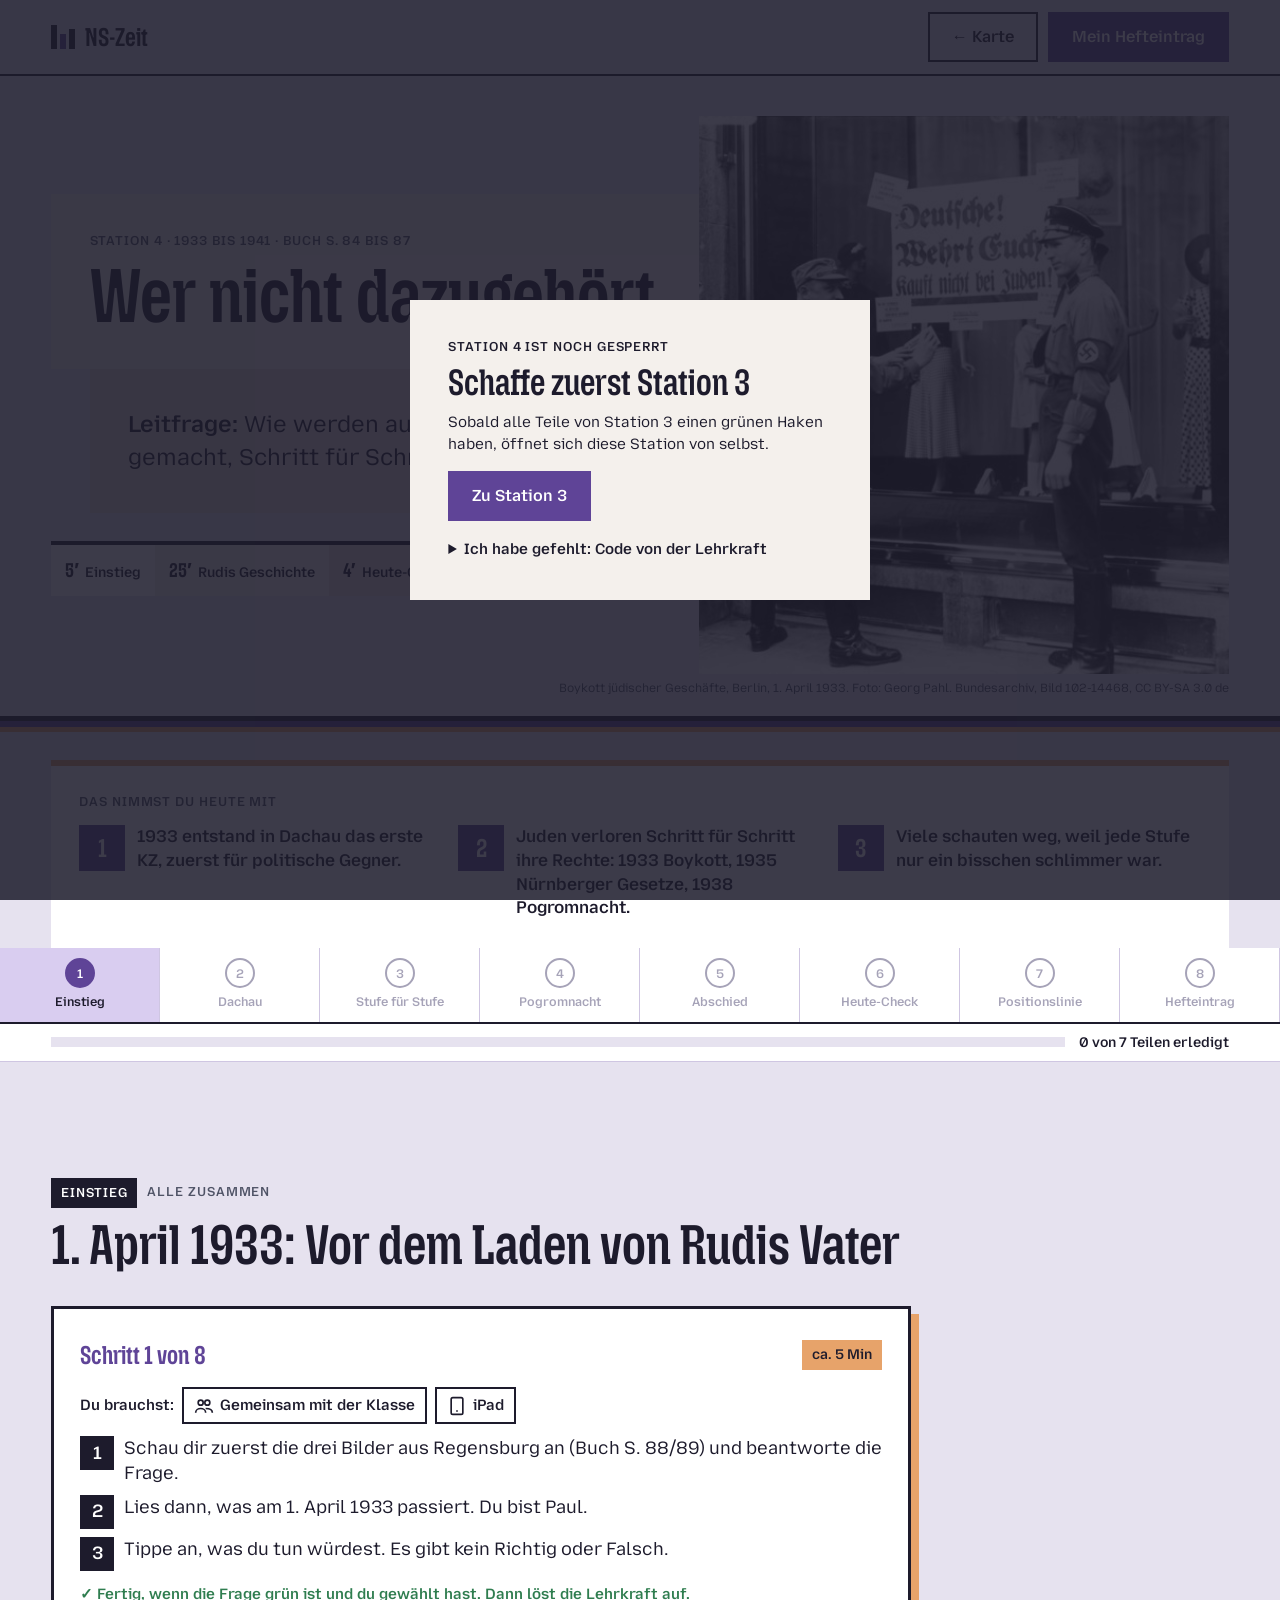
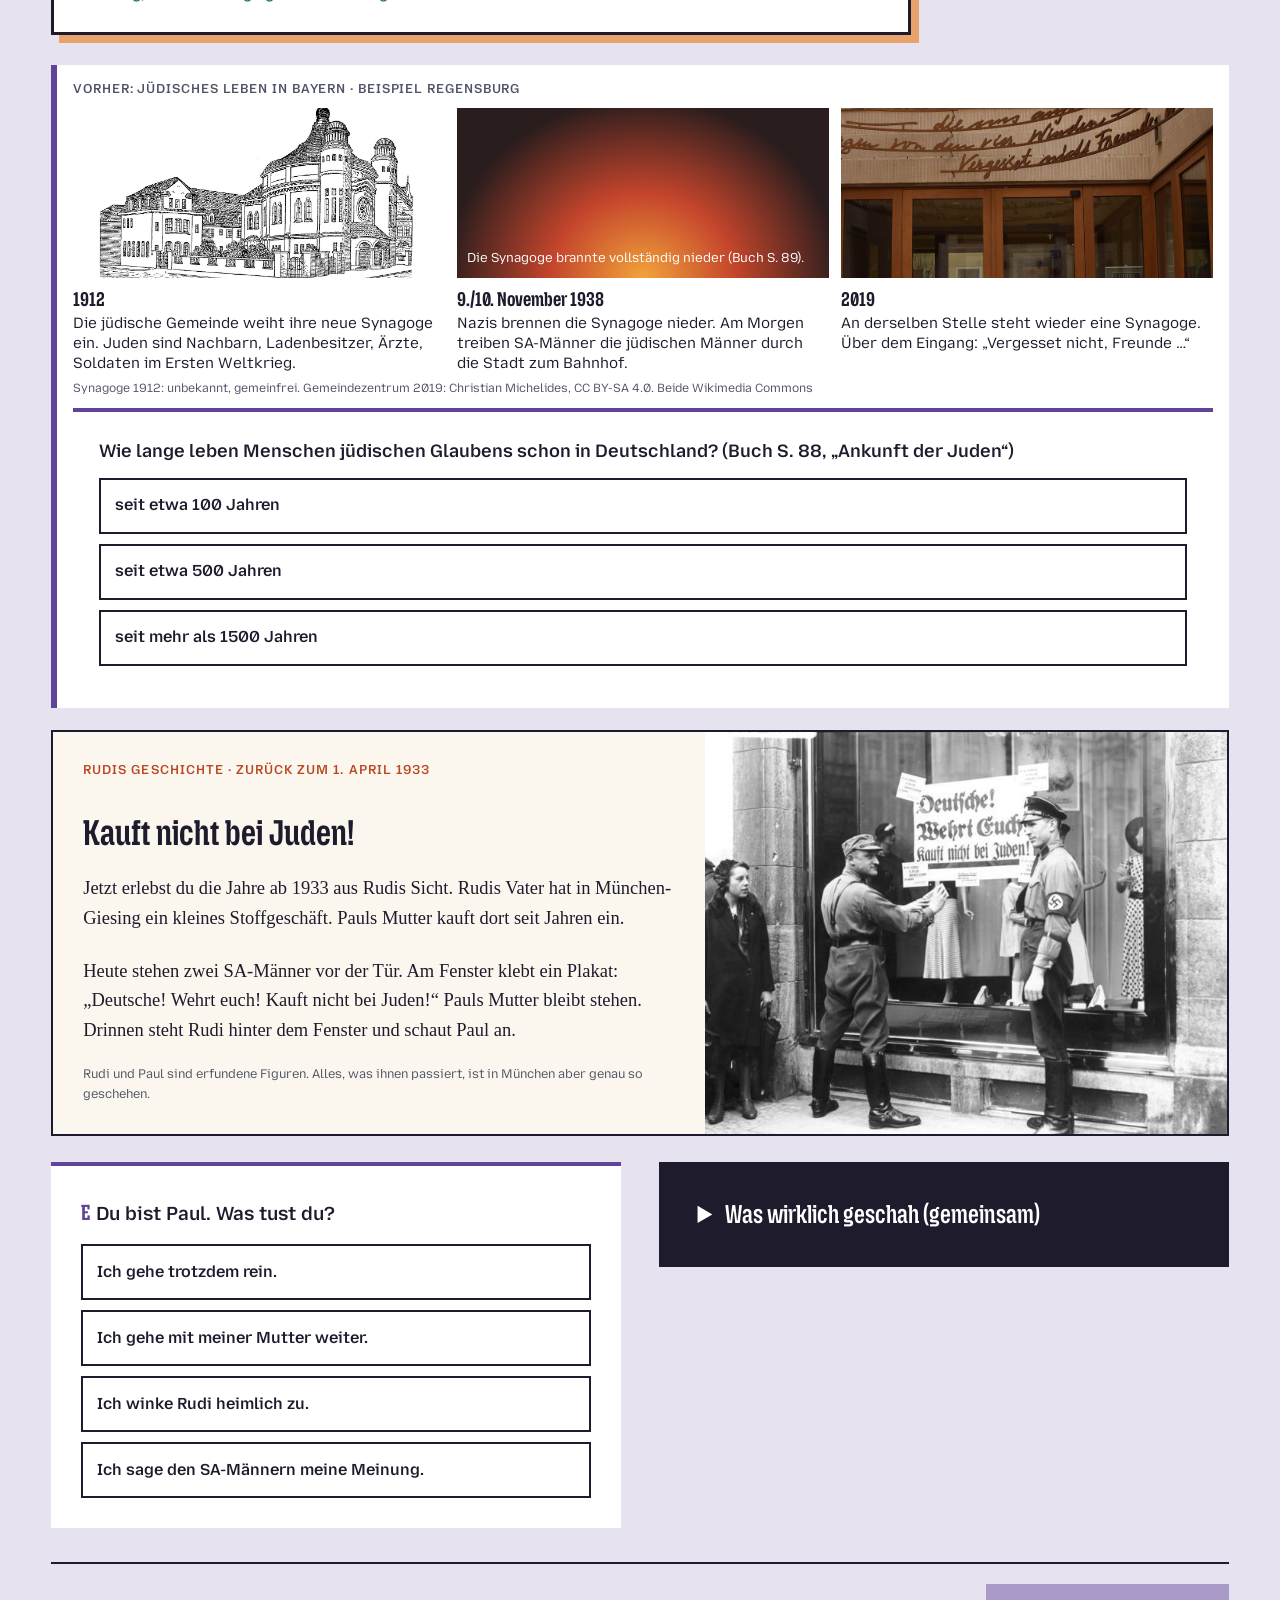
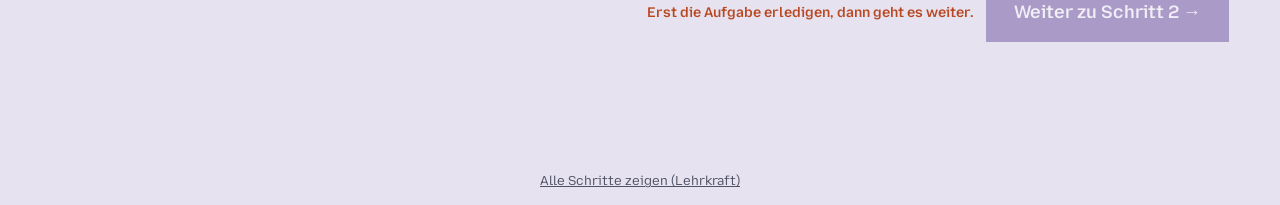
<file: stunde-4/index.html>
<!doctype html>
<html lang="de">
<head>
<meta charset="utf-8">
<meta name="viewport" content="width=device-width, initial-scale=1, viewport-fit=cover">
<title>Station 4 · Wer nicht dazugehört · NS-Zeit</title>
<meta name="theme-color" content="#1d1b2c">
<link rel="icon" href="../icon-32.png" sizes="32x32">
<link rel="manifest" href="../manifest.webmanifest">
<link rel="apple-touch-icon" href="../icon-180.png">
<meta name="mobile-web-app-capable" content="yes">
<meta name="apple-mobile-web-app-title" content="NS-Zeit">
<link rel="stylesheet" href="../assets/ns.css">
<script src="../assets/ns.js" defer></script>
<style>
  .vorher { margin-bottom: 22px; padding: 16px; background: var(--white); border-left: 6px solid var(--lila); }
  .vorher__reihe { display: grid; grid-template-columns: repeat(3, minmax(0, 1fr)); gap: 12px; }
  .vorher__bild { margin: 0; display: grid; grid-template-rows: 170px auto; gap: 8px; }
  .vorher__bild > div { height: 170px; overflow: hidden; }
  .vorher__bild img { width: 100%; height: 100%; object-fit: cover; }
  .vorher__bild figcaption { font-size: 15px; line-height: 1.35; }
  .vorher__bild figcaption b { display: block; font-family: var(--font-head); font-size: 20px; }
  .vorher__flamme { background: radial-gradient(ellipse at 50% 100%, #f2a33a 0, #c4452c 35%, #2a1d1d 75%); position: relative; }
  .vorher__flamme::after { content: "Die Synagoge brannte vollständig nieder (Buch S. 89)."; position: absolute; inset: auto 10px 10px 10px; color: #fff; font-size: 13px; }
  @media (max-width: 700px) { .vorher__reihe { grid-template-columns: 1fr; } }
</style>
</head>
<body>

<header class="bar">
  <a class="bar__mark" href="../index.html#karte"><i aria-hidden="true"><b></b><b></b><b></b></i>NS-Zeit</a>
  <nav class="bar__nav" aria-label="Seite"><a class="btn-2" href="../index.html#karte">← Karte</a><a class="btn btn--lila" href="#lernpass">Mein Hefteintrag</a></nav>
</header>

<main>
  <section class="lesson-hero" aria-labelledby="titel">
    <div class="lesson-hero__text">
      <div class="block"><p class="label muted" style="margin-bottom:10px">Station 4 · 1933 bis 1941 · Buch S. 84 bis 87</p>
        <h1 class="h-xl" id="titel">Wer nicht dazugehört</h1></div>
      <div class="block block--plaster" style="margin-left:clamp(0px,6%,60px)"><p class="lead"><b>Leitfrage:</b> Wie werden aus Nachbarn Feinde gemacht, Schritt für Schritt?</p></div>
      <div class="timeline-mini" aria-label="Ablauf der Stunde"><span><b>5′</b>Einstieg</span><span><b>25′</b>Rudis Geschichte</span><span><b>4′</b>Heute-Check</span><span><b>11′</b>Positionslinie</span></div>
    </div>
    <div class="lesson-hero__photo reveal"><img src="../img/foto/s2-boykott.jpg" alt="SA-Männer kleben ein Plakat an das Schaufenster eines jüdischen Geschäfts. Auf dem Plakat steht: Deutsche! Wehrt euch! Kauft nicht bei Juden!"></div>
  </section>
  <p class="credit" style="padding:0 var(--gap);text-align:right">Boykott jüdischer Geschäfte, Berlin, 1. April 1933. Foto: Georg Pahl. Bundesarchiv, Bild 102-14468, CC BY-SA 3.0 de</p>
  <div class="pavement" style="margin-top:20px"></div>

  <nav class="toc" aria-label="Teile der Stunde">
    <a href="#einstieg">Einstieg</a><a href="#a">Dachau</a><a href="#b">Stufe für Stufe</a><a href="#c">Pogromnacht</a><a href="#d">Abschied</a><a href="#heute">Heute-Check</a><a href="#linie">Positionslinie</a><a href="#lernpass">Hefteintrag</a>
  </nav>

  <!-- 1 EINSTIEG -->
  <section class="part" id="einstieg" aria-labelledby="e-t">
    <div class="wrap">
      <div class="part__head">
        <p class="part__tag"><span class="chip">Einstieg</span><span class="label muted">alle zusammen</span></p>
        <h2 class="h-l" id="e-t">1. April 1933: Vor dem Laden von Rudis Vater</h2>
      </div>
      <div class="auftrag" data-min="5" data-brauchst="klasse|ipad">
        <ol class="auftrag__schritte"><li><span>Schau dir zuerst die drei Bilder aus Regensburg an (Buch S. 88/89) und beantworte die Frage.</span></li><li><span>Lies dann, was am 1. April 1933 passiert. Du bist Paul.</span></li><li><span>Tippe an, was du tun würdest. Es gibt kein Richtig oder Falsch.</span></li></ol>
        <p class="auftrag__fertig">Fertig, wenn die Frage grün ist und du gewählt hast. Dann löst die Lehrkraft auf.</p>
      </div>
      <div class="vorher">
        <p class="label muted" style="margin-bottom:10px">Vorher: Jüdisches Leben in Bayern · Beispiel Regensburg</p>
        <div class="vorher__reihe">
          <figure class="vorher__bild"><div class="reveal"><img src="../img/foto/s2-regensburg-neu.jpg" alt="Die Regensburger Synagoge von 1912, ein großer Kuppelbau."></div><figcaption><b>1912</b> Die jüdische Gemeinde weiht ihre neue Synagoge ein. Juden sind Nachbarn, Ladenbesitzer, Ärzte, Soldaten im Ersten Weltkrieg.</figcaption></figure>
          <figure class="vorher__bild vorher__bild--brand"><div class="vorher__flamme" aria-hidden="true"></div><figcaption><b>9./10. November 1938</b> Nazis brennen die Synagoge nieder. Am Morgen treiben SA-Männer die jüdischen Männer durch die Stadt zum Bahnhof.</figcaption></figure>
          <figure class="vorher__bild"><div class="reveal"><img src="../img/foto/s4-regensburg-2019.jpg" alt="Eingang des neuen jüdischen Gemeindezentrums in Regensburg. Über der Tür steht in Schreibschrift aus Metall: Vergesset nicht Freunde." style="object-position:center 40%"></div><figcaption><b>2019</b> An derselben Stelle steht wieder eine Synagoge. Über dem Eingang: „Vergesset nicht, Freunde …“</figcaption></figure>
        </div>
        <p class="credit">Synagoge 1912: unbekannt, gemeinfrei. Gemeindezentrum 2019: Christian Michelides, CC BY-SA 4.0. Beide Wikimedia Commons</p>
        <div class="mc" data-mc="s4.v.seit" data-right="1500" style="margin-top:12px"><p class="mc__frage">Wie lange leben Menschen jüdischen Glaubens schon in Deutschland? (Buch S. 88, „Ankunft der Juden“)</p>
          <div class="choices"><button class="choice" data-v="100">seit etwa 100 Jahren</button><button class="choice" data-v="500">seit etwa 500 Jahren</button><button class="choice" data-v="1500">seit mehr als 1500 Jahren</button></div>
          <p class="mc__tipp" hidden>Such auf S. 88 die Stadt Köln und das Jahr.</p>
          <p class="mc__erkl" hidden>Richtig. Schon im Jahr 321 lebten Juden in Köln. Sie gehörten seit Jahrhunderten dazu. Ab 1933 sollte das nicht mehr gelten.</p></div>
      </div>
      <div class="story">
        <div class="story__text">
          <p class="story__kap">Rudis Geschichte · Zurück zum 1. April 1933</p>
          <p class="story__titel">Kauft nicht bei Juden!</p>
          <p>Jetzt erlebst du die Jahre ab 1933 aus Rudis Sicht. Rudis Vater hat in München-Giesing ein kleines Stoffgeschäft. Pauls Mutter kauft dort seit Jahren ein.</p>
          <p>Heute stehen zwei SA-Männer vor der Tür. Am Fenster klebt ein Plakat: „Deutsche! Wehrt euch! Kauft nicht bei Juden!“ Pauls Mutter bleibt stehen. Drinnen steht Rudi hinter dem Fenster und schaut Paul an.</p>
          <p class="story__fiktion">Rudi und Paul sind erfundene Figuren. Alles, was ihnen passiert, ist in München aber genau so geschehen.</p>
        </div>
        <div class="story__bild reveal"><img src="../img/foto/s2-boykott.jpg" alt="SA-Männer am Schaufenster eines jüdischen Geschäfts, 1. April 1933."></div>
      </div>
      <div class="grid-2">
        <div class="task">
          <p class="task__q"><b>E</b>Du bist Paul. Was tust du?</p>
          <div class="choices" data-choice="s4.e.wahl" style="grid-template-columns:1fr">
            <button class="choice" data-v="Ich gehe trotzdem rein.">Ich gehe trotzdem rein.</button>
            <button class="choice" data-v="Ich gehe mit meiner Mutter weiter.">Ich gehe mit meiner Mutter weiter.</button>
            <button class="choice" data-v="Ich winke Rudi heimlich zu.">Ich winke Rudi heimlich zu.</button>
            <button class="choice" data-v="Ich sage den SA-Männern meine Meinung.">Ich sage den SA-Männern meine Meinung.</button>
          </div>
        </div>
        <details class="block block--ink">
          <summary class="h-s" style="cursor:pointer">Was wirklich geschah (gemeinsam)</summary>
          <p style="margin-top:12px">Am 1. April 1933 rief die NSDAP im ganzen Reich zum Boykott jüdischer Geschäfte, Arztpraxen und Kanzleien auf. Viele blieben weg. Manche kauften trotzdem ein. Laut wehrten sich nur wenige (Buch S. 86).</p>
          <p>Es war die erste Stufe. Viele weitere folgten.</p>
        </details>
      </div>
    </div>
  </section>

  <!-- 2 DACHAU -->
  <section class="part" id="a" aria-labelledby="a-t">
    <div class="wrap">
      <div class="part__head">
        <p class="part__tag"><span class="chip chip--lila">Kapitel 1</span><span class="book">Buch S. 84/85</span></p>
        <h2 class="h-l" id="a-t">Der Nachbar wird abgeholt</h2>
      </div>
      <div class="auftrag" data-min="7" data-brauchst="buch:Buch S. 85|ipad">
        <ol class="auftrag__schritte"><li><span>Lies Kapitel 1.</span></li><li><span>Buch <b>S. 85</b>, Abschnitt <b>„Aufbau von Konzentrationslagern“</b> (unter dem großen Foto, linke Spalte). Finde die drei Antworten und tippe auf „Prüfen“.</span></li><li><span>Vervollständige den Satz und tippe auf „Prüfen“.</span></li></ol>
        <p class="auftrag__fertig">Fertig, wenn Buch-Detektiv und Satz grün sind.</p>
      </div>
      <div class="story">
        <div class="story__text">
          <p class="story__kap">Rudis Geschichte · Sommer 1933</p>
          <p class="story__titel">Mitten in der Nacht</p>
          <p>Im Haus von Rudi wohnt Herr Weber, ein freundlicher Mann. Er ist in der SPD. Eines Nachts hört Rudi Stiefel im Treppenhaus, dann laute Stimmen. Am Morgen ist Herr Weber weg.</p>
          <p>Die Erwachsenen flüstern nur ein Wort: „Dachau.“ Dort, nur wenige Kilometer von München entfernt, gibt es jetzt ein Lager für Gegner der Nazis. Ohne Gericht, ohne Urteil.</p>
          <p class="story__zitat">Als Herr Weber nach Wochen zurückkommt, grüßt er niemanden mehr.</p>
          <p class="story__fiktion">Herr Weber ist erfunden. Ab März 1933 brachten Polizei und SA Tausende Gegner der Nazis ins KZ Dachau.</p>
        </div>
        <div class="story__bild reveal"><img src="../img/foto/s2-dachau.jpg" alt="Häftlinge im KZ Dachau ziehen 1933 unter Bewachung eine schwere Walze."></div>
      </div>
      <p class="credit">KZ Dachau, Häftlinge bei Zwangsarbeit, Mai 1933. Bundesarchiv, Bild 152-01-024, CC BY-SA 3.0 de</p>
      <div class="grid-2" style="margin-top:16px">
        <div class="detektiv" data-find="s4.a.buch">
          <div class="detektiv__kopf"><svg width="34" height="34" viewBox="0 0 24 24" fill="none" stroke="#5f4497" stroke-width="2.4"><circle cx="10" cy="10" r="6"/><path d="M15 15l6 6"/></svg><p>Buch-Detektiv: S. 85</p></div>
          <div class="find__q" data-answer="1933|märz 1933"><p class="find__ort">Buch S. 85 · „Aufbau von Konzentrationslagern“</p><p class="find__frage">In welchem Jahr wurde das KZ Dachau errichtet?</p><input inputmode="numeric" autocomplete="off" placeholder="Jahr"><p class="find__hinweis" hidden>Tipp: zweiter Satz des Abschnitts.</p></div>
          <div class="find__q" data-answer="50"><p class="find__ort">gleicher Abschnitt</p><p class="find__frage">Wie viele KZ gab es bis Juli 1933 ungefähr?</p><input inputmode="numeric" autocomplete="off" placeholder="Zahl"><p class="find__hinweis" hidden>Tipp: Such nach „Bis Juli 1933“.</p></div>
          <div class="find__q" data-answer="ss"><p class="find__ort">gleicher Abschnitt</p><p class="find__frage">Wer übernahm 1934 die Leitung der KZ? (zwei Buchstaben)</p><input autocomplete="off" placeholder="…"><p class="find__hinweis" hidden>Tipp: Such nach „1934“.</p></div>
          <div style="display:flex;flex-wrap:wrap;gap:12px;align-items:center"><button class="btn" type="button" data-check>Prüfen</button><p class="feedback" aria-live="polite"></p></div>
        </div>
        <div class="satz" data-satz="s4.a.satz">
          <p class="task__q"><b>A</b>Warum zuerst die Gegner?</p>
          <p class="satz__text">Die Nazis sperrten zuerst <select data-right="gegner" aria-label="Wen"><option value="">…</option><option value="kinder">jüdische Kinder</option><option value="gegner">ihre politischen Gegner</option><option value="soldaten">Soldaten</option></select> ein, zum Beispiel Politiker von <select data-right="spd" aria-label="Parteien"><option value="">…</option><option value="spd">SPD und KPD</option><option value="nsdap">NSDAP</option></select>.</p>
          <p class="satz__text">So sollte <select data-right="niemand" aria-label="Ziel"><option value="">…</option><option value="niemand">sich niemand mehr trauen, zu widersprechen</option><option value="frieden">endlich Frieden sein</option><option value="arbeit">jeder Arbeit bekommen</option></select>.</p>
          <div style="display:flex;flex-wrap:wrap;gap:12px;align-items:center"><button class="btn" type="button" data-check>Prüfen</button><p class="feedback" aria-live="polite"></p></div>
        </div>
      </div>
    </div>
  </section>

  <!-- 3 STUFE FÜR STUFE -->
  <section class="part" id="b" aria-labelledby="b-t">
    <div class="wrap">
      <div class="part__head">
        <p class="part__tag"><span class="chip chip--lila">Kapitel 2</span><span class="book">Buch S. 86</span></p>
        <h2 class="h-l" id="b-t">Stufe für Stufe</h2>
      </div>
      <div class="auftrag" data-min="7" data-brauchst="buch:Buch S. 86|ipad">
        <ol class="auftrag__schritte"><li><span>Lies Kapitel 2.</span></li><li><span>Buch <b>S. 86</b>, rechte Spalte: Finde die zwei Antworten und tippe auf „Prüfen“.</span></li><li><span>Tippe die sechs Stufen in der richtigen Reihenfolge an, dann „Prüfen“. Rot? Auf „Neu“ tippen und nochmal.</span></li></ol>
        <p class="auftrag__fertig">Fertig, wenn Buch-Detektiv und alle Stufen grün sind.</p>
      </div>
      <div class="story">
        <div class="story__text">
          <p class="story__kap">Rudis Geschichte · 1933 bis 1938</p>
          <p class="story__titel">Jedes Jahr ein bisschen weniger</p>
          <p>Nach dem Boykott kommen immer weniger Kunden in den Laden. Rudis Onkel ist Arzt und darf keine Patienten mehr behandeln. 1935 heißt es plötzlich: Juden sind keine vollwertigen Bürger mehr.</p>
          <p>Am Freibad hängt ein Schild: „Juden unerwünscht“. Paul geht mit den anderen schwimmen. Rudi bleibt zu Hause.</p>
          <p class="story__zitat">Jede neue Regel ist nur ein bisschen schlimmer als die davor. Viele Nachbarn gewöhnen sich daran.</p>
        </div>
        <div class="story__bild reveal" style="background:#111"><img src="../img/foto/s2-judenstern.jpg" alt="Gelber Stern aus Stoff mit der Aufschrift Jude" style="object-fit:contain"></div>
      </div>
      <p class="credit">„Judenstern“. Foto: Jüdisches Museum Wien, CC BY-SA 3.0</p>
      <div class="grid-2" style="margin-top:16px">
        <div class="stack">
          <div class="detektiv" data-find="s4.b.buch">
            <div class="detektiv__kopf"><svg width="34" height="34" viewBox="0 0 24 24" fill="none" stroke="#5f4497" stroke-width="2.4"><circle cx="10" cy="10" r="6"/><path d="M15 15l6 6"/></svg><p>Buch-Detektiv: S. 86</p></div>
            <div class="find__q" data-answer="1935"><p class="find__ort">Buch S. 86 · „Die Nürnberger Rassengesetze“</p><p class="find__frage">In welchem Jahr wurden die Nürnberger Gesetze verabschiedet?</p><input inputmode="numeric" autocomplete="off" placeholder="Jahr"><p class="find__hinweis" hidden>Tipp: erster Satz des Abschnitts.</p></div>
            <div class="find__q" data-answer="6|sechs"><p class="find__ort">Buch S. 86 · „Schicksalsjahr 1938“, letzter Satz</p><p class="find__frage">Ab welchem Alter mussten Juden ab 1941 den gelben Stern tragen?</p><input inputmode="numeric" autocomplete="off" placeholder="Alter"><p class="find__hinweis" hidden>Tipp: ganz unten auf der Seite.</p></div>
            <div style="display:flex;flex-wrap:wrap;gap:12px;align-items:center"><button class="btn" type="button" data-check>Prüfen</button><p class="feedback" aria-live="polite"></p></div>
          </div>
        </div>
        <div class="task" data-order="s4.b.order">
          <p class="task__q"><b>B</b>Die Treppe der Entrechtung: Tippe die früheste Stufe zuerst an.</p>
          <div class="order">
            <button type="button" class="order__item" data-id="stern" data-pos="6"><span class="nr"></span><span>Juden müssen ab 6 Jahren einen gelben Stern tragen.<small data-date="1941">Jahr?</small></span></button>
            <button type="button" class="order__item" data-id="boykott" data-pos="1"><span class="nr"></span><span>Boykott jüdischer Geschäfte, Ärzte und Anwälte.<small data-date="1. April 1933">Jahr?</small></span></button>
            <button type="button" class="order__item" data-id="pogrom" data-pos="4"><span class="nr"></span><span>Synagogen brennen, Geschäfte werden zerstört.<small data-date="9./10. November 1938">Jahr?</small></span></button>
            <button type="button" class="order__item" data-id="beamte" data-pos="2"><span class="nr"></span><span>Jüdische Beamte werden entlassen, Ärzte dürfen nicht mehr arbeiten.<small data-date="1933">Jahr?</small></span></button>
            <button type="button" class="order__item" data-id="verbote" data-pos="5"><span class="nr"></span><span>Kein Kino, kein Radio, kein Führerschein mehr.<small data-date="nach November 1938">Jahr?</small></span></button>
            <button type="button" class="order__item" data-id="nuernberg" data-pos="3"><span class="nr"></span><span>Nürnberger Gesetze: kein Wahlrecht mehr, Ehen mit Nichtjuden verboten.<small data-date="15. September 1935">Jahr?</small></span></button>
          </div>
          <div style="display:flex;flex-wrap:wrap;gap:10px;align-items:center"><button class="btn" type="button" data-check>Prüfen</button><button class="btn-2" type="button" data-reset>Neu</button><p class="feedback" aria-live="polite"></p></div>
        </div>
      </div>
    </div>
  </section>

  <!-- 4 POGROMNACHT -->
  <section class="part" id="c" aria-labelledby="c-t">
    <div class="wrap">
      <div class="part__head">
        <p class="part__tag"><span class="chip chip--brick">Kapitel 3</span><span class="book">Buch S. 86/87</span></p>
        <h2 class="h-l" id="c-t">Die Nacht, in der die Synagogen brannten</h2>
      </div>
      <div class="auftrag" data-min="5" data-brauchst="buch:Buch S. 87|ipad">
        <ol class="auftrag__schritte"><li><span>Lies Kapitel 3.</span></li><li><span>Buch <b>S. 87</b>, Abschnitt <b>„Reaktionen der deutschen Bevölkerung“</b>. Lies ihn und beantworte Frage 1.</span></li><li><span>Beantworte Frage 2. Hier gibt es kein Richtig oder Falsch.</span></li></ol>
        <p class="auftrag__fertig">Fertig, wenn beide Fragen beantwortet sind.</p>
      </div>
      <div class="story">
        <div class="story__text">
          <p class="story__kap">Rudis Geschichte · 9. und 10. November 1938</p>
          <p class="story__titel">Glas auf der Straße</p>
          <p>Mitten in der Nacht wird Rudi wach. Draußen schreien Männer. Glas klirrt. Am Morgen sind die Schaufenster vom Laden seines Vaters zerschlagen. In der Innenstadt brennt die Synagoge.</p>
          <p>Um 6 Uhr hämmert es an der Tür. Männer nehmen Rudis Vater mit. Er kommt ins KZ Dachau, zusammen mit etwa 1000 anderen jüdischen Männern aus München.</p>
          <p class="story__zitat">Eine Woche später darf Rudi nicht mehr in seine Schule. Jüdische Kinder sind dort jetzt verboten.</p>
          <p class="story__fiktion">Rudi ist erfunden. Die Ereignisse sind in München so passiert.</p>
        </div>
        <div class="story__bild reveal"><img src="../img/foto/s2-ohel-jakob.jpg" alt="Die zerstörte Ohel-Jakob-Synagoge in München nach dem Novemberpogrom 1938."></div>
      </div>
      <p class="credit">München, zerstörte Ohel-Jakob-Synagoge, November 1938. Bundesarchiv, Bild 146-1970-041-46, CC BY-SA 3.0 de</p>
      <div class="grid-2" style="margin-top:16px">
        <div class="mc" data-mc="s4.c.mc" data-right="angst"><p class="mc__frage">1. Wie reagierten die meisten Deutschen? (Buch S. 87)</p>
          <div class="choices"><button class="choice" data-v="protest">Sie protestierten laut auf der Straße.</button><button class="choice" data-v="angst">Viele fanden es richtig. Wer dagegen war, hatte meist Angst. Manche halfen heimlich.</button><button class="choice" data-v="unwissend">Niemand hat etwas davon bemerkt.</button></div>
          <p class="mc__tipp" hidden>Lies den Abschnitt noch einmal: Was hatte die Mehrheit nicht?</p>
          <p class="mc__erkl" hidden>Richtig. Die Mehrheit hatte nicht den Mut, sich offen gegen die Nazis zu stellen (Buch S. 87).</p></div>
        <div class="task"><p class="task__q"><b>2</b>Welches Wort beschreibt am besten, wie Rudi sich jetzt fühlt?</p>
          <div class="choices" data-choice="s4.c.gefuehl"><button class="choice" data-v="allein">allein</button><button class="choice" data-v="verraten">verraten</button><button class="choice" data-v="voller Angst">voller Angst</button><button class="choice" data-v="wütend">wütend</button></div></div>
      </div>
    </div>
  </section>

  <!-- 5 ABSCHIED -->
  <section class="part" id="d" aria-labelledby="d1-t">
    <div class="wrap">
      <div class="part__head">
        <p class="part__tag"><span class="chip chip--brick">Kapitel 4</span></p>
        <h2 class="h-l" id="d1-t">Abschied am Hauptbahnhof</h2>
      </div>
      <div class="auftrag" data-min="7" data-brauchst="kopfhoerer|ipad">
        <ol class="auftrag__schritte"><li><span>Lies Kapitel 4.</span></li><li><span>Kopfhörer auf. Schau das Video vom NS-Dokumentationszentrum München. Es hat 2 kurze Kapitel (3 Minuten).</span></li><li><span>Beantworte die Frage zum Video.</span></li></ol>
        <p class="auftrag__fertig">Fertig, wenn die Frage grün ist.</p>
      </div>
      <div class="story">
        <div class="story__text">
          <p class="story__kap">Rudis Geschichte · Frühjahr 1939</p>
          <p class="story__titel">„Wir kommen bald nach“</p>
          <p>Rudis Vater kommt nach Wochen aus Dachau zurück, dünn und still. Die Eltern wollen nur noch eins: Rudi soll raus aus Deutschland. Im Frühjahr 1939 darf er mit einem Kindertransport nach England. Für die Eltern gibt es keine Einreiseerlaubnis.</p>
          <p>Am Hauptbahnhof drückt ihn seine Mutter ganz fest. „Wir kommen bald nach“, sagt sie. Paul ist nicht da. Er hat Dienst bei der Hitlerjugend.</p>
          <p class="story__zitat">Rudi winkt aus dem Zugfenster, bis seine Eltern nicht mehr zu sehen sind. Er weiß noch nicht, dass er sie nie wiedersehen wird. Was mit ihnen geschieht, erfährst du in Station 7.</p>
          <p class="story__fiktion">Rudi und seine Eltern sind erfunden. Die Kindertransporte nach England (Dezember 1938 bis September 1939) hat es wirklich gegeben. Etwa 10 000 jüdische Kinder wurden so gerettet, meist ohne ihre Eltern.</p>
        </div>
        <div class="story__bild reveal"><img src="../img/foto/s5-stolpersteine.jpg" alt="Stolpersteine im Gehweg in München." style="object-position:center 75%"></div>
      </div>
      <div class="grid-2">
        <div class="clip" data-yt="tsjVfmkmzR0" data-key="s4.d.video" data-title="Ausgrenzung und Verfolgung" data-quelle="NS-Dokumentationszentrum München" data-clips='[[87, 189, "Boykott in München"], [213, 291, "Nürnberger Gesetze und Pogromnacht"]]'></div>
        <div class="mc" data-mc="s4.d.mc" data-right="tausend"><p class="mc__frage">Wie viele jüdische Männer aus München kamen nach der Pogromnacht laut Video ins KZ?</p>
          <div class="choices"><button class="choice" data-v="zehn">etwa 10</button><button class="choice" data-v="tausend">etwa 1000</button><button class="choice" data-v="alle">alle 12 000 Münchner Juden</button></div>
          <p class="mc__tipp" hidden>Schau dir Kapitel 2 des Videos noch einmal an.</p>
          <p class="mc__erkl" hidden>Richtig. Im ganzen Reich waren es etwa 30 000 Männer, davon etwa 1000 aus München. Einer davon war Rudis Vater.</p></div>
      </div>
      <details class="zusatz">
        <summary><span class="chip chip--sand">Zusatz · für Schnelle</span> Wie viele Juden flohen aus Deutschland? (Buch S. 87)</summary>
        <div class="bars">
          <div class="bars__row"><span>1933</span><span class="bars__bar"><i style="--v:93"></i></span><b>63 400</b></div>
          <div class="bars__row"><span>1934</span><span class="bars__bar"><i style="--v:66"></i></span><b>45 000</b></div>
          <div class="bars__row"><span>1935</span><span class="bars__bar"><i style="--v:52"></i></span><b>35 500</b></div>
          <div class="bars__row"><span>1936</span><span class="bars__bar"><i style="--v:50"></i></span><b>34 000</b></div>
          <div class="bars__row"><span>1937</span><span class="bars__bar"><i style="--v:38"></i></span><b>25 500</b></div>
          <div class="bars__row"><span>1938</span><span class="bars__bar"><i class="b" style="--v:72"></i></span><b>49 000</b></div>
          <div class="bars__row"><span>1939</span><span class="bars__bar"><i class="b" style="--v:100"></i></span><b>68 000</b></div>
          <div class="bars__row"><span>1940</span><span class="bars__bar"><i style="--v:31"></i></span><b>21 000</b></div>
          <div class="bars__row"><span>1941</span><span class="bars__bar"><i style="--v:9"></i></span><b>6 000</b></div>
        </div>
        <p class="small muted" style="margin-top:8px">Nach der Pogromnacht 1938 wollten so viele wie nie zuvor weg. Ab Oktober 1941 war Auswandern verboten. Tabelle 87.5 im Buch.</p>
      </details>
    </div>
  </section>

  <!-- 6 HEUTE -->
  <section class="part" id="heute" aria-labelledby="h-t">
    <div class="wrap">
      <div class="part__head">
        <p class="part__tag"><span class="chip chip--brick">Heute-Check</span></p>
        <h2 class="h-l" id="h-t">Sündenbock und kleine Schritte</h2>
      </div>
      <div class="auftrag" data-min="4" data-brauchst="ipad">
        <ol class="auftrag__schritte"><li><span>Lies die zwei Aussagen von heute. Sie sind ohne Absender.</span></li><li><span>Tippe an, welcher Trick von damals drinsteckt.</span></li></ol>
        <p class="auftrag__fertig">Fertig, wenn beide grün sind.</p>
      </div>
      <div class="grid-2">
        <div class="today__card mc" data-mc="s4.h.1" data-right="suendenbock">
          <p class="label muted">Post in einer Gruppe</p>
          <blockquote>„Die Ausländer sind schuld an der Wohnungsnot, an der Kriminalität und an den hohen Preisen.“</blockquote>
          <div class="choices"><button class="choice" data-v="suendenbock">Sündenbock: eine Gruppe ist an allem schuld</button><button class="choice" data-v="schritte">Rechte Stück für Stück wegnehmen</button></div>
          <p class="mc__tipp" hidden>Wer soll hier an allem schuld sein?</p>
          <p class="mc__erkl" hidden>Richtig. Probleme haben viele Ursachen. Hier soll eine ganze Gruppe schuld sein, wie 1933 „die Juden“.</p>
        </div>
        <div class="today__card mc" data-mc="s4.h.2" data-right="schritte">
          <p class="label muted">Forderung in einer Rede</p>
          <blockquote>„Auch wer einen deutschen Pass hat, aber nicht richtig zu uns passt, soll das Land verlassen.“</blockquote>
          <div class="choices"><button class="choice" data-v="suendenbock">Sündenbock: eine Gruppe ist an allem schuld</button><button class="choice" data-v="schritte">Rechte Stück für Stück wegnehmen</button></div>
          <p class="mc__tipp" hidden>Was soll diesen Menschen weggenommen werden?</p>
          <p class="mc__erkl" hidden>Richtig. Wie 1935 bei Rudis Familie: Bürger sollen ihre Rechte verlieren. Solche Pläne laufen heute oft unter dem Wort „Remigration“, dem „Unwort des Jahres“ 2023. Das Grundgesetz verbietet, Deutschen die Staatsangehörigkeit zu entziehen (Art. 16).</p>
        </div>
      </div>
      <div class="grid-2" style="margin-top:20px">
        <div class="gg"><p class="label">Grundgesetz Artikel 3, Absatz 3</p><p>„Niemand darf wegen seines Geschlechtes, seiner Abstammung, seiner Rasse, seiner Sprache, seiner Heimat und Herkunft, seines Glaubens […] benachteiligt oder bevorzugt werden.“</p></div>
        <div class="block block--lila"><p class="label" style="margin-bottom:8px">Was ist heute anders?</p><p class="small">Gerichte schützen jeden Einzelnen, auch gegen den Staat. Hass gegen Gruppen kann strafbar sein. <b>Aber:</b> Diese Regeln wirken nur, wenn Menschen sie verteidigen.</p></div>
      </div>
    </div>
  </section>

  <!-- 7 POSITIONSLINIE -->
  <section class="part" id="linie" aria-labelledby="dl-t">
    <div class="wrap">
      <div class="part__head">
        <p class="part__tag"><span class="chip">Wir reden darüber</span><span class="label muted">Methode: Positionslinie</span></p>
        <h2 class="h-l" id="dl-t">„Paul hätte nichts für Rudi tun können.“</h2>
      </div>
      <div class="auftrag" data-min="11" data-brauchst="klasse">
        <ol class="auftrag__schritte"><li><span>Tippe an, wie sehr du dem Satz zustimmst.</span></li><li><span>Deine Wahl erscheint <b>ohne Namen</b> vorne an der Tafel.</span></li><li><span>Überleg dir einen Grund für deine Wahl. Wenn die Zeit um ist, sprechen wir gemeinsam darüber.</span></li></ol>
        <p class="auftrag__fertig">Schlussfrage: Was hätte Paul bei der ersten Stufe, am 1. April 1933, tun können?</p>
      </div>
      <div data-choice="s4.d.pos">
        <div class="line">
          <button type="button" class="choice" data-v="stimme voll zu">stimme voll zu</button>
          <button type="button" class="choice" data-v="stimme eher zu">eher zu</button>
          <button type="button" class="choice" data-v="unentschieden">unentschieden</button>
          <button type="button" class="choice" data-v="stimme eher nicht zu">eher nicht zu</button>
          <button type="button" class="choice" data-v="stimme gar nicht zu">gar nicht zu</button>
        </div>
      </div>
    </div>
  </section>

  <!-- 8 HEFTEINTRAG -->
  <section class="part" id="lernpass" aria-labelledby="l-t" style="background:var(--ink);color:var(--white)">
    <div class="wrap">
      <div class="part__head"><p class="part__tag"><span class="chip chip--sand">Zum Schluss</span></p><h2 class="h-l" id="l-t">Mein Hefteintrag</h2>
        <p class="lead">Dein PDF hat zwei Teile: <b>Teil 1</b> ist der Hefteintrag zur Stunde, für alle gleich, das ist deine Grundlage für die Probe. <b>Teil 2</b> sind deine eigenen Ergebnisse. Das PDF kommt in dein <b>OneNote-Merkheft</b>.</p>
        <ol class="pdf-schritte"><li><span>1</span>Name eintragen und unten auf den Knopf tippen.</li><li><span>2</span>Im Druckmenü auf das Teilen-Symbol tippen und das PDF sichern.</li><li><span>3</span>In OneNote im Merkheft: Einfügen → Datei → als Ausdruck einfügen.</li></ol>
      </div>
      <div class="pass-actions"><button class="btn btn--lila" type="button" id="pass-btn">Hefteintrag + Ergebnisse als PDF</button></div>
    </div>
  </section>
</main>
<div class="pass" aria-hidden="true"></div>

<script>
document.addEventListener("DOMContentLoaded", function () {
  NS.guard(4);
  var STUFE = { boykott: "Boykott", beamte: "Berufsverbote", nuernberg: "Nürnberger Gesetze", pogrom: "Pogromnacht", verbote: "Verbote", stern: "Judenstern" };
  var antworten = function (v) { return Object.keys(v).sort().map(function (i) { return v[i]; }).join(" · "); };
  document.getElementById("pass-btn").addEventListener("click", function () {
    NS.printPass(4, [
      { label: "Vorher: Juden leben in Deutschland seit …", key: "s4.v.seit" },
      { label: "Einstieg: Ich als Paul am 1. April 1933", key: "s4.e.wahl" },
      { label: "Buch-Detektiv S. 85 (KZ Dachau seit … · KZ bis Juli 1933 · Leitung ab 1934)", key: "s4.a.buch.in", fmt: antworten },
      { label: "Warum zuerst die Gegner?", key: "s4.a.satz" },
      { label: "Buch-Detektiv S. 86 (Nürnberger Gesetze · Judenstern ab … Jahren)", key: "s4.b.buch.in", fmt: antworten },
      { label: "Die Treppe der Entrechtung", key: "s4.b.order", fmt: function (v) { return v.map(function (x, i) { return (i + 1) + ". " + STUFE[x]; }).join("\n"); } },
      { label: "Wie reagierten die meisten Deutschen?", key: "s4.c.mc" },
      { label: "So fühlt sich Rudi", key: "s4.c.gefuehl" },
      { label: "Jüdische Männer aus München im KZ nach der Pogromnacht", key: "s4.d.mc" },
      { label: "Heute-Check", key: "s4.h.2" },
      { label: "Positionslinie: „Paul hätte nichts tun können“", key: "s4.d.pos" }
    ]);
  });
});
</script>
</body>
</html>
</file>
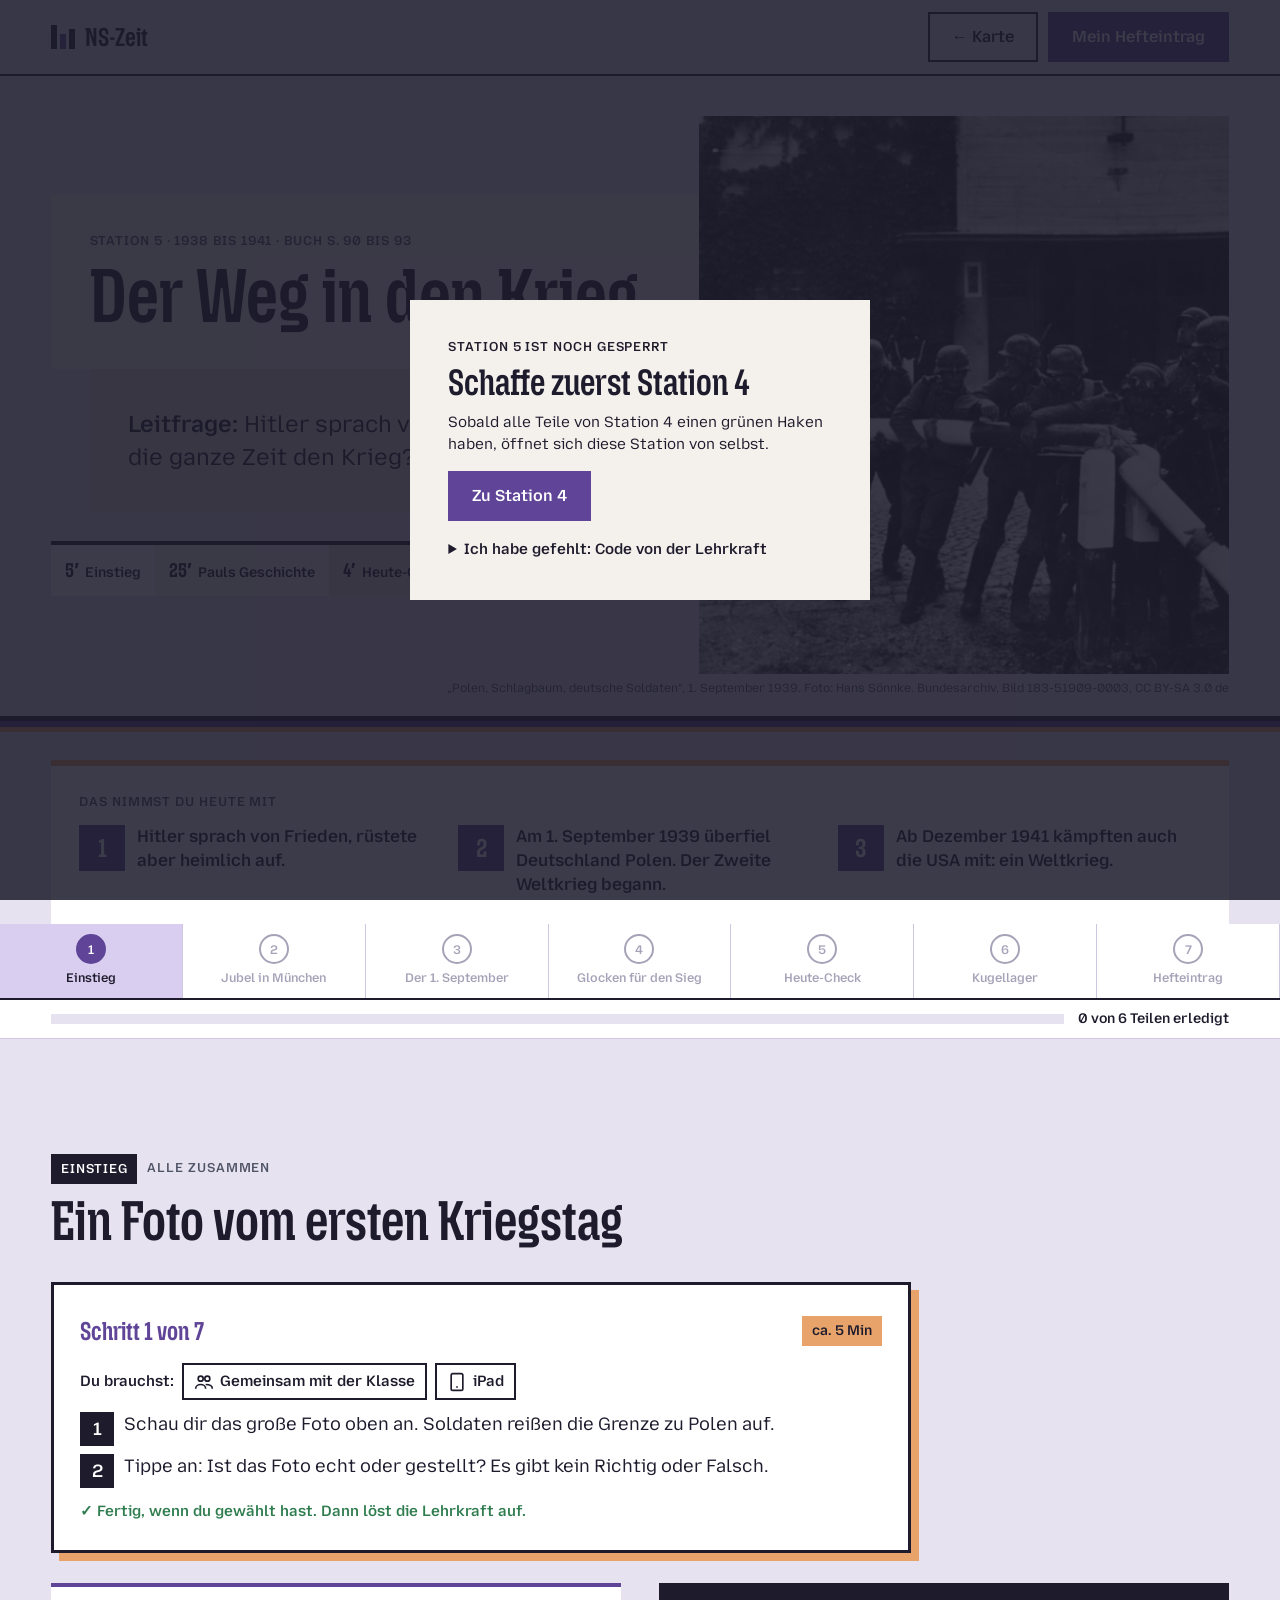
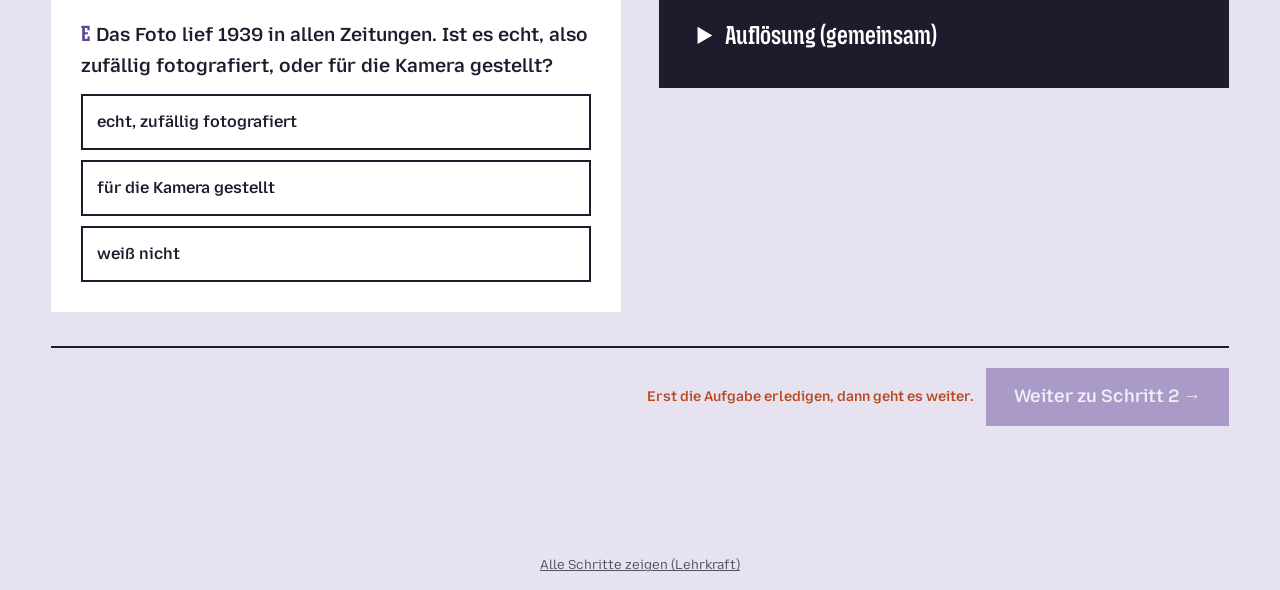
<file: stunde-5/index.html>
<!doctype html>
<html lang="de">
<head>
<meta charset="utf-8">
<meta name="viewport" content="width=device-width, initial-scale=1, viewport-fit=cover">
<title>Station 5 · Der Weg in den Krieg · NS-Zeit</title>
<meta name="theme-color" content="#1d1b2c">
<link rel="icon" href="../icon-32.png" sizes="32x32">
<link rel="manifest" href="../manifest.webmanifest">
<link rel="apple-touch-icon" href="../icon-180.png">
<meta name="mobile-web-app-capable" content="yes">
<meta name="apple-mobile-web-app-title" content="NS-Zeit">
<link rel="stylesheet" href="../assets/ns.css">
<script src="../assets/ns.js" defer></script>
</head>
<body>

<header class="bar">
  <a class="bar__mark" href="../index.html#karte"><i aria-hidden="true"><b></b><b></b><b></b></i>NS-Zeit</a>
  <nav class="bar__nav" aria-label="Seite"><a class="btn-2" href="../index.html#karte">← Karte</a><a class="btn btn--lila" href="#lernpass">Mein Hefteintrag</a></nav>
</header>

<main>
  <section class="lesson-hero" aria-labelledby="titel">
    <div class="lesson-hero__text">
      <div class="block"><p class="label muted" style="margin-bottom:10px">Station 5 · 1938 bis 1941 · Buch S. 90 bis 93</p>
        <h1 class="h-xl" id="titel">Der Weg in den Krieg</h1></div>
      <div class="block block--plaster" style="margin-left:clamp(0px,6%,60px)"><p class="lead"><b>Leitfrage:</b> Hitler sprach vom Frieden. Plante er die ganze Zeit den Krieg?</p></div>
      <div class="timeline-mini" aria-label="Ablauf der Stunde"><span><b>5′</b>Einstieg</span><span><b>25′</b>Pauls Geschichte</span><span><b>4′</b>Heute-Check</span><span><b>11′</b>Kugellager</span></div>
    </div>
    <div class="lesson-hero__photo reveal"><img src="../img/foto/s3-schlagbaum.jpg" alt="Deutsche Soldaten reißen einen Schlagbaum an der polnischen Grenze herunter."></div>
  </section>
  <p class="credit" style="padding:0 var(--gap);text-align:right">„Polen, Schlagbaum, deutsche Soldaten“, 1. September 1939. Foto: Hans Sönnke. Bundesarchiv, Bild 183-51909-0003, CC BY-SA 3.0 de</p>
  <div class="pavement" style="margin-top:20px"></div>

  <nav class="toc" aria-label="Teile der Stunde">
    <a href="#einstieg">Einstieg</a><a href="#a">Jubel in München</a><a href="#b">Der 1. September</a><a href="#c">Glocken für den Sieg</a><a href="#heute">Heute-Check</a><a href="#kugellager">Kugellager</a><a href="#lernpass">Hefteintrag</a>
  </nav>

  <!-- 1 EINSTIEG -->
  <section class="part" id="einstieg" aria-labelledby="e-t">
    <div class="wrap">
      <div class="part__head">
        <p class="part__tag"><span class="chip">Einstieg</span><span class="label muted">alle zusammen</span></p>
        <h2 class="h-l" id="e-t">Ein Foto vom ersten Kriegstag</h2>
      </div>
      <div class="auftrag" data-min="5" data-brauchst="klasse|ipad">
        <ol class="auftrag__schritte"><li><span>Schau dir das große Foto oben an. Soldaten reißen die Grenze zu Polen auf.</span></li><li><span>Tippe an: Ist das Foto echt oder gestellt? Es gibt kein Richtig oder Falsch.</span></li></ol>
        <p class="auftrag__fertig">Fertig, wenn du gewählt hast. Dann löst die Lehrkraft auf.</p>
      </div>
      <div class="grid-2">
        <div class="task">
          <p class="task__q"><b>E</b>Das Foto lief 1939 in allen Zeitungen. Ist es echt, also zufällig fotografiert, oder für die Kamera gestellt?</p>
          <div class="choices" data-choice="s5.e.echt" style="grid-template-columns:1fr">
            <button class="choice" data-v="echt, zufällig fotografiert">echt, zufällig fotografiert</button>
            <button class="choice" data-v="gestellt">für die Kamera gestellt</button>
            <button class="choice" data-v="weiß nicht">weiß nicht</button>
          </div>
        </div>
        <details class="block block--ink">
          <summary class="h-s" style="cursor:pointer">Auflösung (gemeinsam)</summary>
          <p style="margin-top:12px">Die Szene wurde für die Kamera nachgestellt. Soldaten spielten das Öffnen der Grenze extra für den Fotografen nach. Das Bild sollte zeigen: Deutschland holt sich einfach zurück, was ihm angeblich „gehört“.</p>
          <p>An diesem Tag war noch viel mehr gestellt. Das erfährst du in Schritt 3.</p>
        </details>
      </div>
    </div>
  </section>

  <!-- 2 JUBEL IN MÜNCHEN -->
  <section class="part" id="a" aria-labelledby="a-t">
    <div class="wrap">
      <div class="part__head">
        <p class="part__tag"><span class="chip chip--lila">Kapitel 1</span><span class="book">Buch S. 90/91</span></p>
        <h2 class="h-l" id="a-t">Jubel in München</h2>
      </div>
      <div class="auftrag" data-min="8" data-brauchst="ipad">
        <ol class="auftrag__schritte"><li><span>Lies Kapitel 1.</span></li><li><span>Was hat Hitler <b>gesagt</b>, was hat er <b>getan</b>? Tippe eine Karte, dann die Spalte. Dann „Prüfen“.</span></li><li><span>Beantworte die Frage zum Appeasement.</span></li></ol>
        <p class="auftrag__fertig">Fertig, wenn die Karten und die Frage grün sind.</p>
      </div>
      <div class="story">
        <div class="story__text">
          <p class="story__kap">Pauls Geschichte · München · 30. September 1938</p>
          <p class="story__titel">„Frieden!“</p>
          <p>Paul ist jetzt 15. Mit seiner Hitlerjugend-Gruppe steht er am Königsplatz. Hier, mitten in München, verhandeln die Regierungschefs von Großbritannien, Frankreich, Italien und Deutschland. Hitler will das Sudetenland, ein Gebiet der Tschechoslowakei, in dem viele Deutsche wohnen.</p>
          <p>Am Ende bekommt Hitler alles. Er verspricht: „Danach stelle ich keine Forderungen mehr.“ Die Menschen auf der Straße jubeln dem britischen Premierminister zu. Alle rufen: „Frieden!“</p>
          <p class="story__zitat">Pauls Vater ist zufrieden: „Hitler holt sich nur, was uns zusteht. Und das ganz ohne Krieg.“</p>
          <p>Ein halbes Jahr später, im März 1939, marschiert die Wehrmacht in Prag ein. Prag gehört nicht zum Sudetenland. Dort wohnen kaum Deutsche.</p>
          <p class="story__fiktion">Paul ist eine erfundene Figur. Das Münchner Abkommen und der Einmarsch in Prag sind genau so passiert.</p>
        </div>
        <div class="story__bild reveal"><img src="../img/foto/s3-muenchen-1938.jpg" alt="Der britische Premierminister Chamberlain und der französische Ministerpräsident Daladier kommen nach der Unterzeichnung des Münchner Abkommens eine Treppe herunter."></div>
      </div>
      <p class="credit">München, 29./30. September 1938: Chamberlain (Großbritannien) und Daladier (Frankreich) nach der Unterzeichnung des Münchner Abkommens. Bundesarchiv, Bild 183-2005-0502-500, CC BY-SA 3.0 de</p>
      <div class="grid-2" style="margin-top:16px">
        <div class="task" data-sorter="s5.a.sort">
          <p class="task__q"><b>A</b>Gesagt oder getan? Tippe eine Karte, dann die Spalte.</p>
          <div class="sorter">
            <div class="sorter__pool">
              <button type="button" class="chipcard" data-id="1" data-right="a">„Deutschland will den Frieden.“</button>
              <button type="button" class="chipcard" data-id="2" data-right="b">1935 wird die Wehrpflicht wieder eingeführt.</button>
              <button type="button" class="chipcard" data-id="3" data-right="a">„Nach dem Sudetenland stelle ich keine Forderungen mehr.“</button>
              <button type="button" class="chipcard" data-id="4" data-right="b">März 1939: Die Wehrmacht besetzt Prag.</button>
              <button type="button" class="chipcard" data-id="5" data-right="b">Die Ausgaben für die Wehrmacht steigen bis 1938 auf das 16-Fache.</button>
              <button type="button" class="chipcard" data-id="6" data-right="b">August 1939: geheimer Pakt mit Stalin, Polen soll aufgeteilt werden.</button>
            </div>
            <div class="sorter__cols">
              <div class="sorter__col sorter__col--a" data-col="a"><h4>Gesagt</h4></div>
              <div class="sorter__col sorter__col--b" data-col="b"><h4>Getan</h4></div>
            </div>
            <div style="display:flex;flex-wrap:wrap;gap:12px;align-items:center"><button class="btn" type="button" data-check>Prüfen</button><p class="feedback" aria-live="polite"></p></div>
          </div>
        </div>
        <div class="stack">
          <div class="note"><b>Appeasement</b><span>heißt Beschwichtigung. Großbritannien und Frankreich gaben Hitler 1938 das Sudetenland. Sie hofften, dass er dann Ruhe gibt und es keinen Krieg gibt.</span></div>
          <div class="mc" data-mc="s5.a.mc" data-right="taten"><p class="mc__frage">Warum ging der Plan mit dem Appeasement nicht auf?</p>
            <div class="choices"><button class="choice" data-v="angriff">Großbritannien griff Deutschland 1938 an.</button><button class="choice" data-v="taten">Hitler hielt sein Versprechen nicht. Seine Taten zeigten, dass er Krieg wollte.</button><button class="choice" data-v="wenig">Hitler bekam im Münchner Abkommen zu wenig Land.</button></div>
            <p class="mc__tipp" hidden>Schau auf deine Spalte „Getan“: Was passierte im März 1939?</p>
            <p class="mc__erkl" hidden>Richtig. Worte und Taten passten nicht zusammen. Nachgeben machte Hitler nur mutiger.</p></div>
        </div>
      </div>
    </div>
  </section>

  <!-- 3 DER 1. SEPTEMBER -->
  <section class="part" id="b" aria-labelledby="b-t">
    <div class="wrap">
      <div class="part__head">
        <p class="part__tag"><span class="chip chip--brick">Kapitel 2</span><span class="book">Buch S. 92/93</span></p>
        <h2 class="h-l" id="b-t">Ein Freitag im September</h2>
      </div>
      <div class="auftrag" data-min="8" data-brauchst="buch:Buch S. 93|ipad">
        <ol class="auftrag__schritte"><li><span>Lies Kapitel 2 und den Ablauf von Gleiwitz.</span></li><li><span>Buch <b>S. 93</b>: Finde Hitlers Satz aus dem Reichstag. Tippe auf „Prüfen“.</span></li><li><span>Beantworte die Frage zu Gleiwitz.</span></li></ol>
        <p class="auftrag__fertig">Fertig, wenn Buch-Detektiv und Frage grün sind.</p>
      </div>
      <div class="story">
        <div class="story__text">
          <p class="story__kap">Pauls Geschichte · 1. September 1939</p>
          <p class="story__titel">„Seit … wird zurückgeschossen“</p>
          <p>Freitagvormittag. Die ganze Familie sitzt vor dem Volksempfänger. Hitler spricht im Reichstag: Polen habe Deutschland angegriffen. Jetzt werde zurückgeschossen.</p>
          <p>Paul ist aufgeregt. Endlich passiert etwas Großes. Seine Mutter sagt kein Wort. Sein Vater war 1918 selbst Soldat. Er schaltet das Radio aus und geht in die Küche. Jubel wie 1914 gibt es diesmal kaum, auch nicht auf den Straßen.</p>
          <p class="story__zitat">Und Rudi in England? Ab jetzt kommt keine Post mehr von seinen Eltern. Nur über das Rote Kreuz dürfen sie ihm ab und zu ein paar Zeilen schicken.</p>
          <p class="story__fiktion">Paul und Rudi sind erfunden. Die Rede, die Stimmung und die Rotkreuz-Briefe gab es wirklich.</p>
        </div>
        <div class="story__bild reveal" style="background:#111"><img src="../img/foto/s1-volksempfaenger.jpg" alt="Ein Volksempfänger, ein einfaches Radio aus der NS-Zeit." style="object-fit:contain"></div>
      </div>
      <p class="credit">Volksempfänger VE 301. Foto: ubahnverleih, CC0</p>
      <div class="grid-2" style="margin-top:16px">
        <div class="stack">
          <ol class="stack" style="gap:0">
            <li class="block" style="border-top:4px solid var(--ink)"><p class="label muted">31. August 1939, abends</p><p class="h-s">Der gespielte Überfall</p><p class="small">SS-Männer, verkleidet als Polen, besetzen den deutschen Radiosender in Gleiwitz. Sie rufen ein paar Sätze auf Polnisch ins Mikrofon und verschwinden.</p></li>
            <li class="block block--plaster" style="border-top:4px solid var(--ink)"><p class="label muted">in der Nacht</p><p class="h-s">Die Lüge geht um die Welt</p><p class="small">Die Propaganda meldet: Polen hat Deutschland angegriffen.</p></li>
            <li class="block block--lila" style="border-top:4px solid var(--ink)"><p class="label">1. September 1939, 4.45 Uhr</p><p class="h-s">Der Überfall auf Polen</p><p class="small">Die Wehrmacht marschiert in Polen ein. Der Zweite Weltkrieg beginnt.</p></li>
          </ol>
          <figure><div class="reveal" style="height:200px"><img src="../img/foto/s3-gleiwitz.jpg" alt="Der hölzerne Funkturm des Senders Gleiwitz, heute Gliwice in Polen, vor blauem Himmel."></div>
            <figcaption class="credit">Der Sender Gleiwitz steht noch heute, im polnischen Gliwice. Foto: Kamil Czaiński, 2022, CC BY-SA 4.0</figcaption></figure>
        </div>
        <div class="stack">
          <div class="detektiv" data-find="s5.b.buch">
            <div class="detektiv__kopf"><svg width="34" height="34" viewBox="0 0 24 24" fill="none" stroke="#5f4497" stroke-width="2.4"><circle cx="10" cy="10" r="6"/><path d="M15 15l6 6"/></svg><p>Buch-Detektiv: S. 93</p></div>
            <div class="find__q" data-answer="5.45|5:45|545|5.45 uhr|5:45 uhr"><p class="find__ort">Buch S. 93 · Kasten „1.9.1939 Überfall auf Polen“</p><p class="find__frage">„Seit … Uhr wird zurückgeschossen“, verkündete die Propaganda. Welche Uhrzeit?</p><input inputmode="decimal" autocomplete="off" placeholder="Uhrzeit"><p class="find__hinweis" hidden>Tipp: Such auf S. 93 nach dem Wort „zurückgeschossen“.</p></div>
            <div style="display:flex;flex-wrap:wrap;gap:12px;align-items:center"><button class="btn" type="button" data-check>Prüfen</button><p class="feedback" aria-live="polite"></p></div>
          </div>
          <div class="mc" data-mc="s5.b.mc" data-right="vorwand"><p class="mc__frage">Hitler sagte „seit 5.45 Uhr“. Der Angriff begann aber um 4.45 Uhr. Warum ließ er Gleiwitz vorher spielen?</p>
            <div class="choices"><button class="choice" data-v="echt">Polen hatte Deutschland wirklich angegriffen.</button><button class="choice" data-v="vorwand">Der Angriff sollte wie Verteidigung aussehen. Die Deutschen sollten glauben, Polen habe angefangen.</button><button class="choice" data-v="frieden">Hitler wollte den Krieg in letzter Minute verhindern.</button></div>
            <p class="mc__tipp" hidden>Wer stürmte den Sender wirklich?</p>
            <p class="mc__erkl" hidden>Richtig. So etwas nennt man einen Vorwand: ein erfundener Grund. Mit einer Lüge begann der Krieg.</p></div>
        </div>
      </div>
    </div>
  </section>

  <!-- 4 GLOCKEN FÜR DEN SIEG -->
  <section class="part" id="c" aria-labelledby="c-t">
    <div class="wrap">
      <div class="part__head">
        <p class="part__tag"><span class="chip chip--lila">Kapitel 3</span><span class="book">Buch S. 91 bis 93</span></p>
        <h2 class="h-l" id="c-t">Glocken für den Sieg</h2>
      </div>
      <div class="auftrag" data-min="9" data-brauchst="buch:Buch S. 92|ipad">
        <ol class="auftrag__schritte"><li><span>Lies Kapitel 3.</span></li><li><span>Tippe die acht Ereignisse in der richtigen Reihenfolge an, dann „Prüfen“. Rot? Auf „Neu“ tippen und nochmal. Die Karte im Buch (S. 91) hilft.</span></li><li><span>Buch <b>S. 92</b>: Wie viele Menschen starben im Zweiten Weltkrieg? Tippe auf „Prüfen“.</span></li></ol>
        <p class="auftrag__fertig">Fertig, wenn Zeitstrahl und Buch-Detektiv grün sind.</p>
      </div>
      <div class="story">
        <div class="story__text">
          <p class="story__kap">Pauls Geschichte · Juni 1940 bis Dezember 1941</p>
          <p class="story__titel">„Bald bin ich dran“</p>
          <p>Polen ist nach fünf Wochen besiegt, Frankreich im Juni 1940 nach sechs Wochen. Eine Woche lang läuten in ganz Deutschland die Kirchenglocken. Viele sehen den Sieg als Rache für 1918. Jetzt jubeln auch die, die im September noch still waren.</p>
          <p>Im Juni 1941 greift Deutschland die Sowjetunion an, obwohl Hitler mit Stalin einen Pakt geschlossen hat. Im Dezember 1941 erklärt Hitler auch den USA den Krieg.</p>
          <p class="story__zitat">1941 wird Paul 18. Im Briefkasten liegt sein Einberufungsbefehl. Wohin er muss, erfährst du in Station 6.</p>
        </div>
        <div class="block block--ink" style="align-self:start">
          <p class="label" style="color:var(--sand);margin-bottom:6px">Blitzkrieg</p>
          <p class="small">So nannte man die Taktik der Wehrmacht: Zuerst zerstören Flugzeuge Flugplätze und Straßen, dann stoßen Panzer schnell tief ins Land vor (Buch S. 92).</p>
        </div>
      </div>
      <div class="grid-2" style="margin-top:16px">
        <div class="task" data-order="s5.c.order">
          <p class="task__q"><b>C</b>Von München bis Pearl Harbor: Tippe das früheste Ereignis zuerst an.</p>
          <div class="order">
            <button type="button" class="order__item" data-id="frankreich" data-pos="6"><span class="nr"></span><span>Überfall auf Belgien, die Niederlande und Frankreich<small data-date="Mai/Juni 1940">Datum?</small></span></button>
            <button type="button" class="order__item" data-id="oesterreich" data-pos="1"><span class="nr"></span><span>„Anschluss“ Österreichs<small data-date="März 1938">Datum?</small></span></button>
            <button type="button" class="order__item" data-id="usa" data-pos="8"><span class="nr"></span><span>Japan greift Pearl Harbor an, Hitler erklärt den USA den Krieg<small data-date="Dezember 1941">Datum?</small></span></button>
            <button type="button" class="order__item" data-id="muenchen" data-pos="2"><span class="nr"></span><span>Münchner Abkommen: Das Sudetenland geht an Deutschland<small data-date="30. September 1938">Datum?</small></span></button>
            <button type="button" class="order__item" data-id="polen" data-pos="5"><span class="nr"></span><span>Überfall auf Polen, der Zweite Weltkrieg beginnt<small data-date="1. September 1939">Datum?</small></span></button>
            <button type="button" class="order__item" data-id="prag" data-pos="3"><span class="nr"></span><span>Die Wehrmacht besetzt Prag<small data-date="März 1939">Datum?</small></span></button>
            <button type="button" class="order__item" data-id="su" data-pos="7"><span class="nr"></span><span>Überfall auf die Sowjetunion<small data-date="22. Juni 1941">Datum?</small></span></button>
            <button type="button" class="order__item" data-id="pakt" data-pos="4"><span class="nr"></span><span>Hitler-Stalin-Pakt<small data-date="23. August 1939">Datum?</small></span></button>
          </div>
          <div style="display:flex;flex-wrap:wrap;gap:10px;align-items:center"><button class="btn" type="button" data-check>Prüfen</button><button class="btn-2" type="button" data-reset>Neu</button><p class="feedback" aria-live="polite"></p></div>
        </div>
        <div class="stack">
          <div class="detektiv" data-find="s5.c.buch">
            <div class="detektiv__kopf"><svg width="34" height="34" viewBox="0 0 24 24" fill="none" stroke="#5f4497" stroke-width="2.4"><circle cx="10" cy="10" r="6"/><path d="M15 15l6 6"/></svg><p>Buch-Detektiv: S. 92</p></div>
            <div class="find__q" data-answer="65|65 mio|65 millionen|65000000|65 000 000"><p class="find__ort">Buch S. 92 · blauer Text oben</p><p class="find__frage">Wie viele Menschen verloren im Zweiten Weltkrieg ihr Leben? (in Millionen)</p><input inputmode="numeric" autocomplete="off" placeholder="Millionen"><p class="find__hinweis" hidden>Tipp: Such auf S. 92 nach „Millionen“.</p></div>
            <div style="display:flex;flex-wrap:wrap;gap:12px;align-items:center"><button class="btn" type="button" data-check>Prüfen</button><p class="feedback" aria-live="polite"></p></div>
          </div>
          <div class="block block--sand">
            <p class="label">So viele Menschen</p>
            <p class="small">65 Millionen sind mehr als zweieinhalbmal so viele Menschen, wie heute in ganz Bayern und Baden-Württemberg zusammen leben.</p>
          </div>
        </div>
      </div>
      <details class="zusatz">
        <summary><span class="chip chip--sand">Zusatz · für Schnelle</span> Video: Wie der Krieg begann (4 kurze Kapitel)</summary>
        <div class="clip" data-yt="JHw7DbiWaCc" data-key="s5.c.video" data-title="Beginn des Zweiten Weltkriegs" data-quelle="MrWissen2go Geschichte (Terra X)" data-clips='[[43, 84, "Hitler rüstet auf"], [147, 212, "Blitzkrieg gegen Polen"], [406, 466, "Frankreich besiegt"], [488, 508, "England hält stand"]]'></div>
      </details>
    </div>
  </section>

  <!-- 5 HEUTE -->
  <section class="part" id="heute" aria-labelledby="h-t">
    <div class="wrap">
      <div class="part__head">
        <p class="part__tag"><span class="chip chip--brick">Heute-Check</span></p>
        <h2 class="h-l" id="h-t">Achte auf Taten, nicht nur auf Worte</h2>
      </div>
      <div class="auftrag" data-min="4" data-brauchst="ipad">
        <ol class="auftrag__schritte"><li><span>Lies die zwei Beispiele von heute. Sie sind ohne Absender.</span></li><li><span>Tippe an, welcher Trick von 1938/39 drinsteckt.</span></li></ol>
        <p class="auftrag__fertig">Fertig, wenn beide grün sind.</p>
      </div>
      <div class="grid-2">
        <div class="today__card mc" data-mc="s5.h.1" data-right="taten">
          <p class="label muted">Rede eines Staatschefs im Fernsehen</p>
          <blockquote>„Wir haben keinerlei Pläne, das Nachbarland anzugreifen.“ Zwei Wochen später rollen seine Panzer über die Grenze.</blockquote>
          <div class="choices"><button class="choice" data-v="taten">Worte und Taten passen nicht</button><button class="choice" data-v="vorwand">Erfundener Vorwand</button></div>
          <p class="mc__tipp" hidden>Vergleiche, was er sagt, mit dem, was er tut.</p>
          <p class="mc__erkl" hidden>Richtig. Wie Hitler 1938: Frieden versprechen, Krieg führen. So etwas ist auch im 21. Jahrhundert in Europa passiert.</p>
        </div>
        <div class="today__card mc" data-mc="s5.h.2" data-right="vorwand">
          <p class="label muted">Video in sozialen Netzwerken</p>
          <blockquote>Ein Clip zeigt angeblich einen Angriff des Nachbarlandes. Später beweisen Fachleute: Das Video ist gefälscht.</blockquote>
          <div class="choices"><button class="choice" data-v="taten">Worte und Taten passen nicht</button><button class="choice" data-v="vorwand">Erfundener Vorwand</button></div>
          <p class="mc__tipp" hidden>Erinnere dich an den Sender Gleiwitz.</p>
          <p class="mc__erkl" hidden>Richtig, wie in Gleiwitz. Heute sagt man auch „Desinformation“. Prüfe: Wer hat es zuerst veröffentlicht? Berichten seriöse Medien darüber?</p>
        </div>
      </div>
      <div class="grid-2" style="margin-top:20px">
        <div class="gg"><p class="label">Grundgesetz Artikel 26, Absatz 1</p><p>„Handlungen, die geeignet sind und in der Absicht vorgenommen werden, das friedliche Zusammenleben der Völker zu stören, insbesondere die Führung eines Angriffskrieges vorzubereiten, sind verfassungswidrig. Sie sind unter Strafe zu stellen.“</p></div>
        <div class="block block--lila"><p class="label" style="margin-bottom:8px">Was ist heute anders?</p><p class="small">Deutschland darf keinen Angriffskrieg führen, das steht im Grundgesetz. Ehemalige Kriegsgegner wie Frankreich und Polen sind heute Partner in der EU.</p></div>
      </div>
    </div>
  </section>

  <!-- 6 KUGELLAGER -->
  <section class="part" id="kugellager" aria-labelledby="d-t">
    <div class="wrap">
      <div class="part__head">
        <p class="part__tag"><span class="chip">Wir reden darüber</span><span class="label muted">Methode: Kugellager</span></p>
        <h2 class="h-l" id="d-t">„Es war richtig, Hitler 1938 das Sudetenland zu geben.“</h2>
      </div>
      <div class="auftrag" data-min="11" data-brauchst="klasse">
        <ol class="auftrag__schritte"><li><span>Tippe an, was du denkst.</span></li><li><span>Deine Wahl erscheint <b>ohne Namen</b> vorne an der Tafel.</span></li><li><span>Überleg dir einen Grund für deine Wahl. Wenn die Zeit um ist, sprechen wir im Kugellager darüber.</span></li></ol>
        <p class="auftrag__fertig">Schlussfrage: Woran erkennst du heute, ob jemand wirklich Frieden will?</p>
      </div>
      <div class="choices" data-choice="s5.d.wahl" style="grid-template-columns:1fr">
        <button class="choice" data-v="Richtig: Krieg verhindern war das Wichtigste.">Richtig: Krieg verhindern war das Wichtigste.</button>
        <button class="choice" data-v="Verständlich, aber am Ende falsch.">Verständlich, aber am Ende falsch.</button>
        <button class="choice" data-v="Falsch: Man hätte Hitler sofort stoppen müssen.">Falsch: Man hätte Hitler sofort stoppen müssen.</button>
        <button class="choice" data-v="Ich bin unsicher.">Ich bin unsicher.</button>
      </div>
    </div>
  </section>

  <!-- 7 HEFTEINTRAG -->
  <section class="part" id="lernpass" aria-labelledby="l-t" style="background:var(--ink);color:var(--white)">
    <div class="wrap">
      <div class="part__head"><p class="part__tag"><span class="chip chip--sand">Zum Schluss</span></p><h2 class="h-l" id="l-t">Mein Hefteintrag</h2>
        <p class="lead">Dein PDF hat zwei Teile: <b>Teil 1</b> ist der Hefteintrag zur Stunde, für alle gleich, das ist deine Grundlage für die Probe. <b>Teil 2</b> sind deine eigenen Ergebnisse. Das PDF kommt in dein <b>OneNote-Merkheft</b>.</p>
        <ol class="pdf-schritte"><li><span>1</span>Name eintragen und unten auf den Knopf tippen.</li><li><span>2</span>Im Druckmenü auf das Teilen-Symbol tippen und das PDF sichern.</li><li><span>3</span>In OneNote im Merkheft: Einfügen → Datei → als Ausdruck einfügen.</li></ol>
      </div>
      <div class="pass-actions"><button class="btn btn--lila" type="button" id="pass-btn">Hefteintrag + Ergebnisse als PDF</button></div>
    </div>
  </section>
</main>
<div class="pass" aria-hidden="true"></div>

<script>
document.addEventListener("DOMContentLoaded", function () {
  NS.guard(5);
  var EV = { oesterreich: "Anschluss Österreichs", muenchen: "Münchner Abkommen", prag: "Besetzung Prags", pakt: "Hitler-Stalin-Pakt", polen: "Überfall auf Polen", frankreich: "Westfeldzug", su: "Überfall auf die Sowjetunion", usa: "Pearl Harbor, Krieg mit den USA" };
  var KARTE = { 1: "„Deutschland will den Frieden“", 2: "Wehrpflicht 1935", 3: "„keine Forderungen mehr“", 4: "Besetzung Prags", 5: "Wehrmacht-Ausgaben x16", 6: "Pakt mit Stalin" };
  var antworten = function (v) { return Object.keys(v).sort().map(function (i) { return v[i]; }).join(" · "); };
  document.getElementById("pass-btn").addEventListener("click", function () {
    NS.printPass(5, [
      { label: "Einstieg: Das Schlagbaum-Foto ist …", key: "s5.e.echt" },
      { label: "Gesagt oder getan?", key: "s5.a.sort", fmt: function (v) { var a = [], b = []; Object.keys(v).forEach(function (id) { (v[id] === "a" ? a : b).push(KARTE[id]); }); return "Gesagt: " + a.join(", ") + "\nGetan: " + b.join(", "); } },
      { label: "Warum Appeasement nicht aufging", key: "s5.a.mc" },
      { label: "Buch-Detektiv S. 93: „Seit … Uhr wird zurückgeschossen“", key: "s5.b.buch.in", fmt: antworten },
      { label: "Warum Gleiwitz?", key: "s5.b.mc" },
      { label: "Zeitstrahl 1938 bis 1941", key: "s5.c.order", fmt: function (v) { return v.map(function (x, i) { return (i + 1) + ". " + EV[x]; }).join("\n"); } },
      { label: "Buch-Detektiv S. 92: Tote im Zweiten Weltkrieg (Millionen)", key: "s5.c.buch.in", fmt: antworten },
      { label: "Heute-Check: erfundener Vorwand", key: "s5.h.2" },
      { label: "Kugellager: Hitler 1938 das Sudetenland zu geben war …", key: "s5.d.wahl" }
    ]);
  });
});
</script>
</body>
</html>
</file>
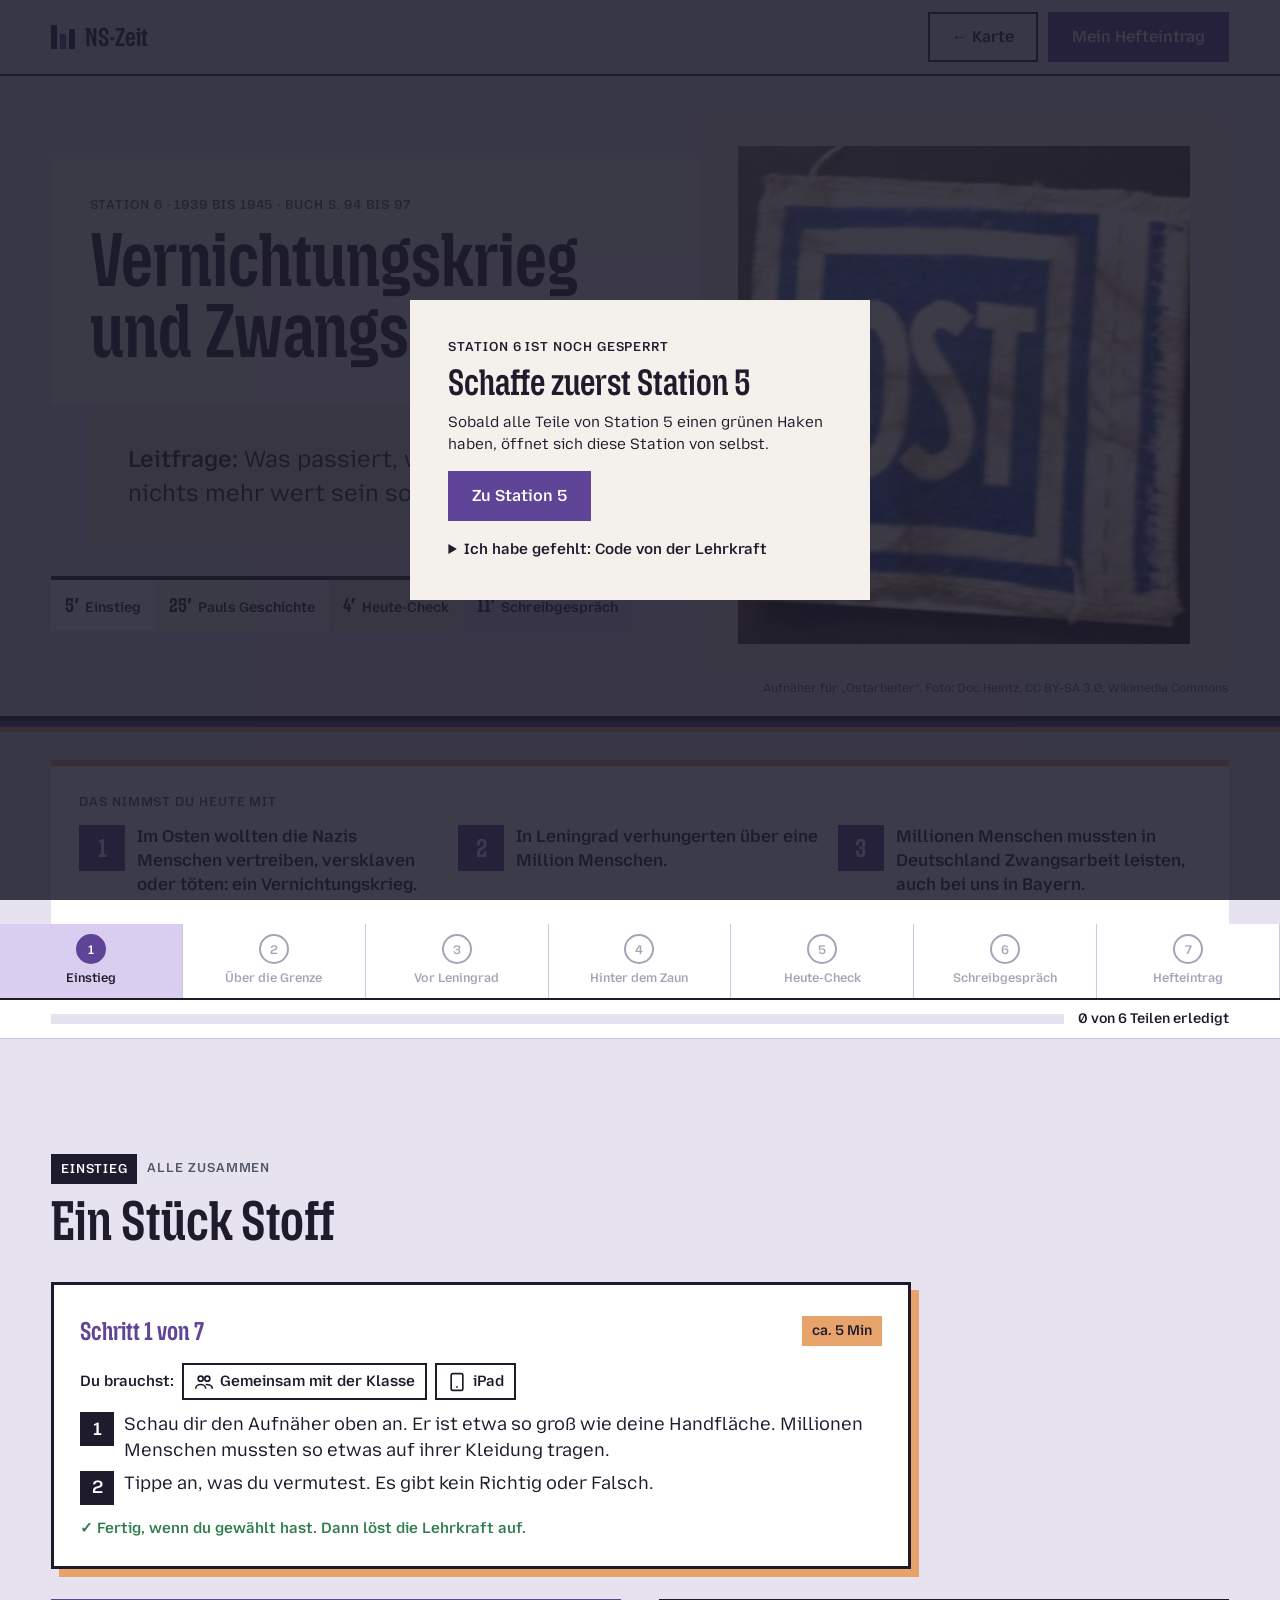
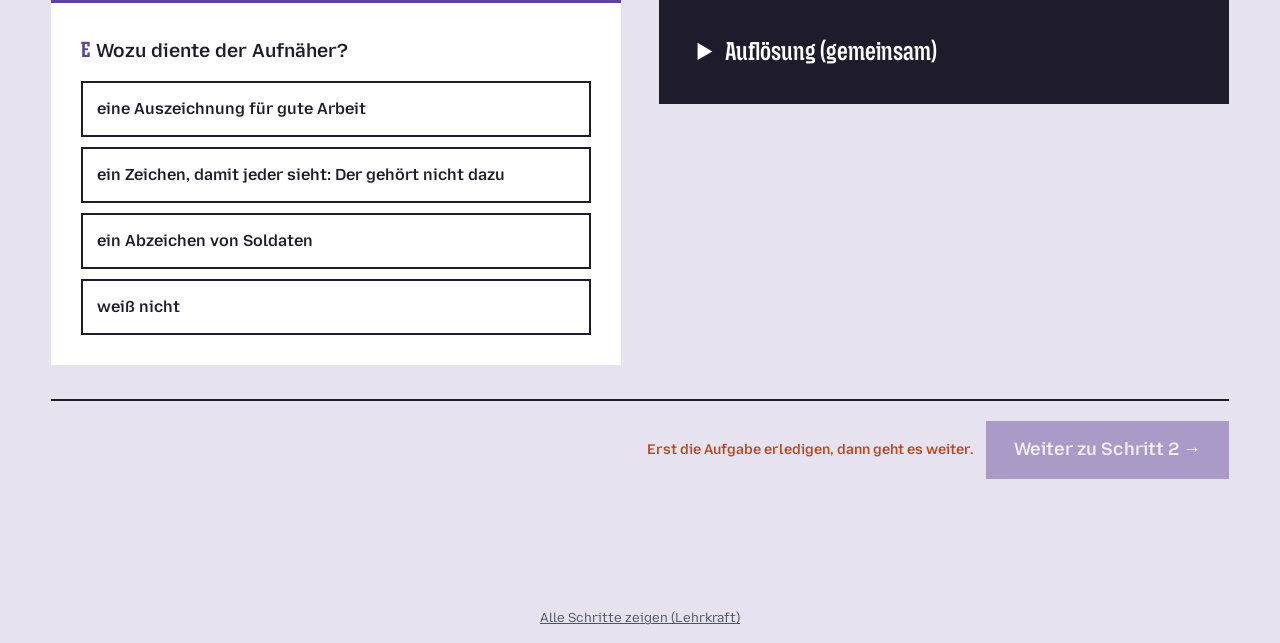
<file: stunde-6/index.html>
<!doctype html>
<html lang="de">
<head>
<meta charset="utf-8">
<meta name="viewport" content="width=device-width, initial-scale=1, viewport-fit=cover">
<title>Station 6 · Vernichtungskrieg und Zwangsarbeit · NS-Zeit</title>
<meta name="theme-color" content="#1d1b2c">
<link rel="icon" href="../icon-32.png" sizes="32x32">
<link rel="manifest" href="../manifest.webmanifest">
<link rel="apple-touch-icon" href="../icon-180.png">
<meta name="mobile-web-app-capable" content="yes">
<meta name="apple-mobile-web-app-title" content="NS-Zeit">
<link rel="stylesheet" href="../assets/ns.css">
<script src="../assets/ns.js" defer></script>
</head>
<body>

<header class="bar">
  <a class="bar__mark" href="../index.html#karte"><i aria-hidden="true"><b></b><b></b><b></b></i>NS-Zeit</a>
  <nav class="bar__nav" aria-label="Seite"><a class="btn-2" href="../index.html#karte">← Karte</a><a class="btn btn--lila" href="#lernpass">Mein Hefteintrag</a></nav>
</header>

<main>
  <section class="lesson-hero" aria-labelledby="titel">
    <div class="lesson-hero__text">
      <div class="block"><p class="label muted" style="margin-bottom:10px">Station 6 · 1939 bis 1945 · Buch S. 94 bis 97</p>
        <h1 class="h-xl" id="titel">Vernichtungskrieg und Zwangsarbeit</h1></div>
      <div class="block block--plaster" style="margin-left:clamp(0px,6%,60px)"><p class="lead"><b>Leitfrage:</b> Was passiert, wenn Menschen nichts mehr wert sein sollen?</p></div>
      <div class="timeline-mini" aria-label="Ablauf der Stunde"><span><b>5′</b>Einstieg</span><span><b>25′</b>Pauls Geschichte</span><span><b>4′</b>Heute-Check</span><span><b>11′</b>Schreibgespräch</span></div>
    </div>
    <div class="lesson-hero__photo reveal" style="background:#e9e4dc"><img src="../img/foto/s4-ost.jpg" alt="Blauer, rechteckiger Stoffaufnäher mit weißer Aufschrift OST." style="object-fit:contain;padding:30px"></div>
  </section>
  <p class="credit" style="padding:0 var(--gap);text-align:right">Aufnäher für „Ostarbeiter“. Foto: Doc.Heintz, CC BY-SA 3.0, Wikimedia Commons</p>
  <div class="pavement" style="margin-top:20px"></div>

  <nav class="toc" aria-label="Teile der Stunde">
    <a href="#einstieg">Einstieg</a><a href="#a">Über die Grenze</a><a href="#b">Vor Leningrad</a><a href="#c">Hinter dem Zaun</a><a href="#heute">Heute-Check</a><a href="#schreib">Schreibgespräch</a><a href="#lernpass">Hefteintrag</a>
  </nav>

  <!-- 1 EINSTIEG -->
  <section class="part" id="einstieg" aria-labelledby="e-t">
    <div class="wrap">
      <div class="part__head">
        <p class="part__tag"><span class="chip">Einstieg</span><span class="label muted">alle zusammen</span></p>
        <h2 class="h-l" id="e-t">Ein Stück Stoff</h2>
      </div>
      <div class="auftrag" data-min="5" data-brauchst="klasse|ipad">
        <ol class="auftrag__schritte"><li><span>Schau dir den Aufnäher oben an. Er ist etwa so groß wie deine Handfläche. Millionen Menschen mussten so etwas auf ihrer Kleidung tragen.</span></li><li><span>Tippe an, was du vermutest. Es gibt kein Richtig oder Falsch.</span></li></ol>
        <p class="auftrag__fertig">Fertig, wenn du gewählt hast. Dann löst die Lehrkraft auf.</p>
      </div>
      <div class="grid-2">
        <div class="task">
          <p class="task__q"><b>E</b>Wozu diente der Aufnäher?</p>
          <div class="choices" data-choice="s6.e.wozu" style="grid-template-columns:1fr">
            <button class="choice" data-v="eine Auszeichnung für gute Arbeit">eine Auszeichnung für gute Arbeit</button>
            <button class="choice" data-v="ein Zeichen, damit jeder sieht: Der gehört nicht dazu">ein Zeichen, damit jeder sieht: Der gehört nicht dazu</button>
            <button class="choice" data-v="ein Abzeichen von Soldaten">ein Abzeichen von Soldaten</button>
            <button class="choice" data-v="weiß nicht">weiß nicht</button>
          </div>
        </div>
        <details class="block block--ink">
          <summary class="h-s" style="cursor:pointer">Auflösung (gemeinsam)</summary>
          <p style="margin-top:12px">Das „OST“-Zeichen mussten Zwangsarbeiter aus der Sowjetunion tragen, ein „P“ die Menschen aus Polen (Buch S. 96). Jeder sollte sofort sehen: Mit diesem Menschen darfst du nicht reden, nicht essen, nicht befreundet sein.</p>
          <p>Erinnerst du dich an Station 4? Wie beim Judenstern machte ein Stück Stoff aus einem Menschen eine Gruppe, die nichts wert sein sollte.</p>
        </details>
      </div>
    </div>
  </section>

  <!-- 2 ÜBER DIE GRENZE -->
  <section class="part" id="a" aria-labelledby="a-t">
    <div class="wrap">
      <div class="part__head">
        <p class="part__tag"><span class="chip chip--lila">Kapitel 1</span><span class="book">Buch S. 94</span></p>
        <h2 class="h-l" id="a-t">Über die Grenze</h2>
      </div>
      <div class="auftrag" data-min="8" data-brauchst="ipad">
        <ol class="auftrag__schritte"><li><span>Lies Kapitel 1 und die zwei Zahlen-Kästen.</span></li><li><span>Vervollständige den Satz zum Vernichtungskrieg und tippe auf „Prüfen“.</span></li><li><span>Beantworte die Frage zu Polen.</span></li></ol>
        <p class="auftrag__fertig">Fertig, wenn Satz und Frage grün sind.</p>
      </div>
      <div class="story">
        <div class="story__text">
          <p class="story__kap">Pauls Geschichte · Sowjetunion · Sommer 1941</p>
          <p class="story__titel">„Uns geht es gut“</p>
          <p>Paul ist jetzt Soldat der Wehrmacht. Im Juni 1941 marschiert seine Einheit in die Sowjetunion. Sie kommen durch arme Dörfer. Die Soldaten nehmen den Bauern die Kühe und das Getreide weg. Was sie nicht mitnehmen, brennt.</p>
          <p>An einer Straße sieht Paul ein Feld voller Stacheldraht. Dahinter sitzen Tausende sowjetische Gefangene, ohne Dach, ohne Essen. Ein Unteroffizier sagt: „Das sind keine Menschen wie wir.“ Das kennt Paul aus der Schule und aus der Hitlerjugend.</p>
          <p class="story__zitat">Abends schreibt Paul nach Hause: „Liebe Mutter, uns geht es gut. Hier ist alles schmutzig und arm.“ Was er gesehen hat, schreibt er nicht.</p>
          <p class="story__fiktion">Paul ist erfunden. Die Plünderungen und die Lager für Kriegsgefangene gab es genau so.</p>
        </div>
        <div class="stack" style="align-self:start">
          <div class="block block--sand"><p class="label">Zivile Tote in der Sowjetunion</p><p class="h-l">10 bis 15 Mio.</p><p class="small">Zum Vergleich: In ganz Bayern leben heute etwa 13 Millionen Menschen (Buch S. 94).</p></div>
          <div class="block block--plaster"><p class="label">Sowjetische Kriegsgefangene</p><p class="h-l">mehr als die Hälfte</p><p class="small">der rund 5,7 Millionen Gefangenen starb in deutschen Lagern, die meisten an Hunger und Kälte.</p></div>
        </div>
      </div>
      <div class="grid-2" style="margin-top:16px">
        <div class="satz" data-satz="s6.a.satz">
          <p class="task__q"><b>A</b>Was ist ein Vernichtungskrieg?</p>
          <p class="satz__text">Im Vernichtungskrieg kämpfte die Wehrmacht nicht nur gegen <select data-right="soldaten" aria-label="gegen wen"><option value="">…</option><option value="soldaten">Soldaten</option><option value="juden">Juden</option><option value="englaender">Engländer</option></select>, sondern gegen die <select data-right="bevoelkerung" aria-label="gegen wen noch"><option value="">…</option><option value="regierung">Regierung</option><option value="bevoelkerung">ganze Bevölkerung</option><option value="natur">Natur</option></select>.</p>
          <p class="satz__text">Die Menschen im Osten galten in der Ideologie der Nazis als <select data-right="minderwertig" aria-label="galten als"><option value="">…</option><option value="freunde">Freunde</option><option value="minderwertig">„minderwertig“</option><option value="gefaehrlich">besonders stark</option></select>.</p>
          <div style="display:flex;flex-wrap:wrap;gap:12px;align-items:center"><button class="btn" type="button" data-check>Prüfen</button><p class="feedback" aria-live="polite"></p></div>
        </div>
        <div class="mc" data-mc="s6.a.mc" data-right="wahlen"><p class="mc__frage">Seit 1939 war Polen besetzt (Buch S. 94). Was taten die deutschen Besatzer dort <b>nicht</b>?</p>
          <div class="choices"><button class="choice" data-v="mord">Sie ermordeten Lehrer, Ärzte, Anwälte und Politiker.</button><button class="choice" data-v="vertreibung">Sie vertrieben Polen von ihren Höfen.</button><button class="choice" data-v="wahlen">Sie ließen die Polen eine neue Regierung wählen.</button><button class="choice" data-v="zwang">Sie zwangen Millionen zur Zwangsarbeit.</button></div>
          <p class="mc__tipp" hidden>Polen sollte als Staat verschwinden. Passt eine eigene Regierung dazu?</p>
          <p class="mc__erkl" hidden>Richtig. Polen sollte als Staat verschwinden. Die Führungsschicht wurde ermordet, die Menschen vertrieben oder zur Arbeit gezwungen.</p></div>
      </div>
      <details class="zusatz">
        <summary><span class="chip chip--sand">Zusatz · für Schnelle</span> Video: Deutsche Besatzung der Ukraine (bpb, 5 Min)</summary>
        <div class="note" style="margin-bottom:12px"><b>Achtung:</b><span>Das Video zeigt historische Aufnahmen von Gewalt. Wenn es dir zu viel wird, hör nur zu oder hör auf.</span></div>
        <div class="clip" data-yt="V9ciS-pNYAM" data-key="s6.a.video" data-title="Deutsche Besatzung der Ukraine 1941–44" data-quelle="Bundeszentrale für politische Bildung" data-clips='[[0, 97, "Überfall und Besatzung"], [97, 189, "Hunger und Zwangsarbeit"]]'></div>
      </details>
    </div>
  </section>

  <!-- 3 VOR LENINGRAD -->
  <section class="part" id="b" aria-labelledby="b-t">
    <div class="wrap">
      <div class="part__head">
        <p class="part__tag"><span class="chip chip--brick">Kapitel 2</span><span class="book">Buch S. 95</span></p>
        <h2 class="h-l" id="b-t">872 Tage: Vor Leningrad</h2>
      </div>
      <div class="auftrag" data-min="8" data-brauchst="buch:Buch S. 95|ipad">
        <ol class="auftrag__schritte"><li><span>Lies Kapitel 2.</span></li><li><span>Buch <b>S. 95</b>, Quelle <b>95.3</b>: Lies den Bericht des Mädchens aus Leningrad. Finde die zwei Zahlen und tippe auf „Prüfen“.</span></li><li><span>Beantworte die Frage zum Plan der Wehrmacht.</span></li></ol>
        <p class="auftrag__fertig">Fertig, wenn Buch-Detektiv und Frage grün sind.</p>
      </div>
      <div class="story">
        <div class="story__text">
          <p class="story__kap">Pauls Geschichte · Winter 1941</p>
          <p class="story__titel">Eine Stadt soll verhungern</p>
          <p>Im September 1941 erreicht Pauls Einheit Leningrad, eine Stadt mit über zwei Millionen Menschen. Die Wehrmacht schließt sie ein. Der Befehl: nicht erobern. Niemand darf hinaus, nichts darf hinein.</p>
          <p>Es wird bitterkalt, minus 30 Grad. In der Stadt gibt es keinen Strom und kein Wasser mehr. Die Menschen holen Wasser aus Löchern in der Straße. Brot gibt es nur noch ein paar Scheiben am Tag, gestreckt mit Sägemehl.</p>
          <p class="story__zitat">Paul friert in seinem Graben. Er weiß: Drüben in der Stadt sterben jeden Tag Tausende, auch Kinder.</p>
          <p class="story__fiktion">Paul ist erfunden. Die Blockade dauerte von September 1941 bis Januar 1944. Über eine Million Einwohner starben (Buch S. 95).</p>
        </div>
        <div class="story__bild reveal"><img src="../img/foto/s4-leningrad.jpg" alt="Menschen in dicken Wintermänteln stehen auf einer verschneiten Straße in Leningrad an, um Wasser zu holen."></div>
      </div>
      <p class="credit">Leningrad, Dezember 1941: Menschen holen Wasser aus einem Loch in der Straße. Foto: Boris Kudoyarov, RIA Novosti Archiv, Nr. 907, CC BY-SA 3.0</p>
      <div class="grid-2" style="margin-top:16px">
        <div class="detektiv" data-find="s6.b.buch">
          <div class="detektiv__kopf"><svg width="34" height="34" viewBox="0 0 24 24" fill="none" stroke="#5f4497" stroke-width="2.4"><circle cx="10" cy="10" r="6"/><path d="M15 15l6 6"/></svg><p>Buch-Detektiv: S. 95</p></div>
          <div class="find__q" data-answer="75|75 g|75 gramm"><p class="find__ort">Buch S. 95 · Quelle 95.3, Bericht des Mädchens</p><p class="find__frage">Um wie viel Gramm wurde die Brotration an diesem „besonderen Tag“ erhöht?</p><input inputmode="numeric" autocomplete="off" placeholder="Gramm"><p class="find__hinweis" hidden>Tipp: gleich im zweiten Satz.</p></div>
          <div class="find__q" data-answer="200|200 g|200 gramm"><p class="find__ort">gleicher Bericht</p><p class="find__frage">Wie viel Gramm Brot stehen ihr jetzt am Tag zu?</p><input inputmode="numeric" autocomplete="off" placeholder="Gramm"><p class="find__hinweis" hidden>Tipp: Such nach „stehen jetzt“.</p></div>
          <div style="display:flex;flex-wrap:wrap;gap:12px;align-items:center"><button class="btn" type="button" data-check>Prüfen</button><p class="feedback" aria-live="polite"></p></div>
          <p class="small muted" style="margin-top:10px">200 Gramm sind etwa vier Scheiben Brot. Für einen ganzen Tag. Und darüber haben sich alle so gefreut, dass sie fast weinten.</p>
        </div>
        <div class="mc" data-mc="s6.b.mc" data-right="hunger"><p class="mc__frage">Warum eroberte die Wehrmacht Leningrad nicht einfach?</p>
          <div class="choices"><button class="choice" data-v="schwach">Die Wehrmacht war zu schwach dafür.</button><button class="choice" data-v="hunger">Die Stadt sollte verhungern. Hunger wurde als Waffe eingesetzt.</button><button class="choice" data-v="schonen">Hitler wollte die Menschen in der Stadt schonen.</button></div>
          <p class="mc__tipp" hidden>Lies noch einmal den Befehl in Kapitel 2.</p>
          <p class="mc__erkl" hidden>Richtig. Die Menschen in der Stadt sollten sterben, ohne dass ein Schuss nötig war. Das ist Vernichtungskrieg.</p></div>
      </div>
      <details class="zusatz">
        <summary><span class="chip chip--sand">Zusatz · Original</span> Das Tagebuch von Tanja Sawitschewa, 11 Jahre, Leningrad</summary>
        <div class="grid-2" style="margin-top:12px;align-items:start">
          <figure style="margin:0"><img src="../img/foto/s6-tanja.jpg" alt="Kleine Notizbuchseiten mit russischer Handschrift, unten rechts das Foto eines Mädchens." style="width:100%;height:auto"><figcaption class="credit">Tanjas Notizbuch (1942) und ihr Foto (1936). Gemeinfrei, Wikimedia Commons</figcaption></figure>
          <div class="block block--plaster"><p class="small">Tanja schrieb in ein kleines Adressbuch. Jede Seite ist ein Buchstabe des Alphabets. Auf jede Seite schrieb sie einen Satz, zum Beispiel:</p>
            <ul class="small" style="display:grid;gap:4px;margin-top:8px"><li>▪ „Schenja starb am 28. Dezember 1941.“</li><li>▪ „Oma starb am 25. Januar 1942.“</li><li>▪ „Mama am 13. Mai 1942.“</li><li>▪ „Die Sawitschews sind gestorben. Alle sind gestorben. Nur Tanja ist übrig.“</li></ul>
            <p class="small" style="margin-top:8px">Tanja wurde aus der Stadt gebracht, starb aber 1944 an den Folgen des Hungers. Ihr Tagebuch liegt heute im Museum in Sankt Petersburg, dem früheren Leningrad.</p></div>
        </div>
      </details>
    </div>
  </section>

  <!-- 4 HINTER DEM ZAUN -->
  <section class="part" id="c" aria-labelledby="c-t">
    <div class="wrap">
      <div class="part__head">
        <p class="part__tag"><span class="chip chip--lila">Kapitel 3</span><span class="book">Buch S. 96/97</span></p>
        <h2 class="h-l" id="c-t">Hinter dem Zaun, mitten in München</h2>
      </div>
      <div class="auftrag" data-min="9" data-brauchst="buch:Buch S. 96/97|ipad">
        <ol class="auftrag__schritte"><li><span>Lies Kapitel 3 und was Lucyna Zebrowska erzählt. Lucyna gab es wirklich.</span></li><li><span>Buch <b>S. 96</b> und Quelle <b>97.3</b>: Finde die zwei Antworten und tippe auf „Prüfen“.</span></li><li><span>Beantworte die Frage zu Pauls Mutter.</span></li></ol>
        <p class="auftrag__fertig">Fertig, wenn Buch-Detektiv und Frage grün sind.</p>
      </div>
      <div class="story">
        <div class="story__text">
          <p class="story__kap">Pauls Geschichte · München-Giesing · 1942</p>
          <p class="story__titel">Ein Stück Brot durch den Zaun</p>
          <p>Viele deutsche Männer sind an der Front. In der Fabrik von Pauls Vater arbeiten jetzt junge Frauen aus der Ukraine. Sie tragen das Zeichen „OST“. Sie schlafen in einer Baracke hinter Stacheldraht und bekommen kaum etwas zu essen.</p>
          <p>Reden mit ihnen ist verboten. Eines Abends steckt Pauls Mutter einer jungen Frau heimlich ein Stück Brot durch den Zaun. Die Frau ist so alt wie Paul.</p>
          <p class="story__zitat">Pauls Mutter erzählt es niemandem. Nicht einmal ihrem Mann.</p>
          <p class="story__fiktion">Pauls Familie ist erfunden. Zwangsarbeiter gab es in fast jeder Münchner Fabrik. Für BMW mussten im Lager Allach sogar KZ-Häftlinge arbeiten.</p>
        </div>
        <div class="story__bild reveal"><img src="../img/foto/s4-ostarbeiter.jpg" alt="Junge Frauen in Kleidern und Kopftüchern warten in einem Raum hintereinander, eine Frau in Weiß führt sie."></div>
      </div>
      <p class="credit">Junge Frauen in der besetzten Sowjetunion werden für die Arbeit in Deutschland untersucht, Mai 1942. Die Bildunterschrift stammt aus der DDR. Bundesarchiv, Bild 183-B19880, CC BY-SA 3.0 de</p>
      <div class="grid-2" style="margin-top:16px">
        <div class="stack">
          <div class="person__body block">
            <p class="label muted">Lucyna Zebrowska, eine echte Zeitzeugin</p>
            <p class="small">18 Jahre alt, aus Warschau. 1942 wird sie auf der Straße verhaftet und nach Dachau gebracht. Dann muss sie in Reichertshofen (Landkreis Pfaffenhofen an der Ilm) Bahnschienen reparieren.</p>
          </div>
          <blockquote class="quote">„Man hat uns eine Nummer um den Hals gehängt und Fotos gemacht. Ich war so empört darüber, dass sie uns wie Hunde behandelten. […] Der Hunger war groß.“<cite>Lucyna Zebrowska. Buch S. 97, Quelle 97.3 (gekürzt)</cite></blockquote>
        </div>
        <div class="stack">
          <div class="detektiv" data-find="s6.c.buch">
            <div class="detektiv__kopf"><svg width="34" height="34" viewBox="0 0 24 24" fill="none" stroke="#5f4497" stroke-width="2.4"><circle cx="10" cy="10" r="6"/><path d="M15 15l6 6"/></svg><p>Buch-Detektiv: S. 96/97</p></div>
            <div class="find__q" data-answer="8,5|8.5|8,5 mio|8,5 millionen|8 5"><p class="find__ort">Buch S. 96 · „Ausbeutung“</p><p class="find__frage">Wie viele ausländische Arbeitskräfte gab es 1939 bis 1945 in Deutschland? (in Millionen)</p><input inputmode="decimal" autocomplete="off" placeholder="Millionen"><p class="find__hinweis" hidden>Tipp: Such nach „Millionen“. Komma nicht vergessen.</p></div>
            <div class="find__q" data-answer="nummer|eine nummer"><p class="find__ort">Buch S. 97 · Quelle 97.3, Lucyna Zebrowska</p><p class="find__frage">Was hängte man Lucyna und den anderen um den Hals?</p><input autocomplete="off" placeholder="ein Wort"><p class="find__hinweis" hidden>Tipp: gleich im ersten Satz von Lucyna.</p></div>
            <div style="display:flex;flex-wrap:wrap;gap:12px;align-items:center"><button class="btn" type="button" data-check>Prüfen</button><p class="feedback" aria-live="polite"></p></div>
          </div>
          <div class="mc" data-mc="s6.c.mc" data-right="strafe"><p class="mc__frage">Pauls Mutter steckt der Zwangsarbeiterin Brot zu. Was riskiert sie?</p>
            <div class="choices"><button class="choice" data-v="nichts">Nichts, das war erlaubt.</button><button class="choice" data-v="strafe">Sie kann bestraft werden. Kontakt zu Zwangsarbeitern war verboten.</button><button class="choice" data-v="lob">Sie bekommt vom Fabrikbesitzer ein Lob.</button></div>
            <p class="mc__tipp" hidden>Lies noch einmal: Was war mit den Frauen verboten?</p>
            <p class="mc__erkl" hidden>Richtig. Wer half, konnte verhaftet werden. Trotzdem halfen manche heimlich, so wie Pauls Mutter. Die meisten schauten weg.</p></div>
        </div>
      </div>
      <details class="zusatz">
        <summary><span class="chip chip--sand">Zusatz · für Schnelle</span> Ein Brief von Lucyna</summary>
        <div class="note" style="margin-bottom:12px"><b>Erst 2001</b><span>gründeten der Staat und Firmen die Stiftung „Erinnerung, Verantwortung und Zukunft“. Überlebende bekamen zwischen 500 und 2500 Euro (Buch S. 96). Viele waren da schon gestorben.</span></div>
        <div class="task"><p class="task__q"><b>Z</b>Versetze dich in Lucyna. Schreibe einen kurzen Brief an deine Familie in Warschau: Wie geht es dir? Was wünschst du dir?</p>
          <textarea class="answer" data-key="s6.c.brief" style="min-height:140px" placeholder="Liebe Mama, lieber Papa, …"></textarea><p class="saved" aria-live="polite"></p></div>
      </details>
    </div>
  </section>

  <!-- 5 HEUTE -->
  <section class="part" id="heute" aria-labelledby="h-t">
    <div class="wrap">
      <div class="part__head">
        <p class="part__tag"><span class="chip chip--brick">Heute-Check</span></p>
        <h2 class="h-l" id="h-t">Wenn Wörter Menschen klein machen</h2>
      </div>
      <div class="auftrag" data-min="4" data-brauchst="ipad">
        <ol class="auftrag__schritte"><li><span>Lies die zwei Beispiele von heute. Sie sind ohne Absender.</span></li><li><span>Tippe an, was drinsteckt.</span></li></ol>
        <p class="auftrag__fertig">Fertig, wenn beide grün sind.</p>
      </div>
      <div class="grid-2">
        <div class="today__card mc" data-mc="s6.h.1" data-right="abwerten">
          <p class="label muted">Kommentar unter einem Nachrichtenartikel</p>
          <blockquote>„Das ist eine Flut, eine Invasion. Die sind wie Ungeziefer.“</blockquote>
          <div class="choices"><button class="choice" data-v="abwerten">Menschen werden abgewertet</button><button class="choice" data-v="harmlos">harmlose Meinung</button></div>
          <p class="mc__tipp" hidden>Womit werden hier Menschen verglichen?</p>
          <p class="mc__erkl" hidden>Richtig. Menschen werden zu Wasser, Feinden oder Tieren gemacht. Gegen eine „Flut“ baut man Dämme, „Ungeziefer“ bekämpft man. Die Nazis sprachen von „Untermenschen“. Solche Wörter machen Gewalt leichter.</p>
        </div>
        <div class="today__card mc" data-mc="s6.h.2" data-right="zwang">
          <p class="label muted">Ein billiges T-Shirt im Online-Shop</p>
          <blockquote>Hergestellt in einer Fabrik, in der Arbeiterinnen eingesperrt werden und ihren Pass abgeben müssen.</blockquote>
          <div class="choices"><button class="choice" data-v="zwang">Zwangsarbeit</button><button class="choice" data-v="normal">normale Arbeit</button></div>
          <p class="mc__tipp" hidden>Können die Frauen einfach gehen?</p>
          <p class="mc__erkl" hidden>Richtig. Weltweit leisten nach Schätzungen der Internationalen Arbeitsorganisation (2022) etwa 28 Millionen Menschen Zwangsarbeit. Manche Produkte, die wir kaufen, stammen daher.</p>
        </div>
      </div>
      <div class="grid-2" style="margin-top:20px">
        <div class="gg"><p class="label">Grundgesetz Artikel 1, Absatz 1</p><p>„Die Würde des Menschen ist unantastbar. Sie zu achten und zu schützen ist Verpflichtung aller staatlichen Gewalt.“</p></div>
        <div class="block block--lila"><p class="label" style="margin-bottom:8px">Was ist heute anders?</p><p class="small">Im Grundgesetz steht „des Menschen“, nicht „des Deutschen“. Die Würde gilt für jeden, egal woher er kommt. Zwangsarbeit ist in Deutschland verboten (Art. 12 GG).</p></div>
      </div>
    </div>
  </section>

  <!-- 6 SCHREIBGESPRÄCH -->
  <section class="part" id="schreib" aria-labelledby="d-t">
    <div class="wrap">
      <div class="part__head">
        <p class="part__tag"><span class="chip">Wir reden darüber</span><span class="label muted">Methode: Stilles Schreibgespräch</span></p>
        <h2 class="h-l" id="d-t">Die Zwangsarbeiter lebten mitten unter den Deutschen. Warum half kaum jemand?</h2>
      </div>
      <div class="auftrag" data-min="11" data-brauchst="klasse">
        <ol class="auftrag__schritte"><li><span>Tippe die Gründe an, die du für die wichtigsten hältst. Du darfst mehrere wählen.</span></li><li><span>Deine Auswahl erscheint <b>ohne Namen</b> vorne an der Tafel.</span></li><li><span>Wenn die Zeit um ist, schreiben wir unsere Gedanken still auf Plakate. Niemand spricht.</span></li></ol>
        <p class="auftrag__fertig">Schlussfrage: Was hätte Pauls Mutter gebraucht, damit sie nicht allein geholfen hätte?</p>
      </div>
      <div class="choices" data-choice="s6.d.grund" data-multi style="grid-template-columns:1fr">
        <button class="choice" data-v="Angst vor Strafe.">Angst vor Strafe.</button>
        <button class="choice" data-v="Die Propaganda: Sie galten als minderwertig.">Die Propaganda: Sie galten als minderwertig.</button>
        <button class="choice" data-v="Gleichgültigkeit: Hauptsache, uns geht es gut.">Gleichgültigkeit: Hauptsache, uns geht es gut.</button>
        <button class="choice" data-v="Sie galten als Feinde, es war ja Krieg.">Sie galten als Feinde, es war ja Krieg.</button>
        <button class="choice" data-v="Man wollte nicht auffallen.">Man wollte nicht auffallen.</button>
      </div>
    </div>
  </section>

  <!-- 7 HEFTEINTRAG -->
  <section class="part" id="lernpass" aria-labelledby="l-t" style="background:var(--ink);color:var(--white)">
    <div class="wrap">
      <div class="part__head"><p class="part__tag"><span class="chip chip--sand">Zum Schluss</span></p><h2 class="h-l" id="l-t">Mein Hefteintrag</h2>
        <p class="lead">Dein PDF hat zwei Teile: <b>Teil 1</b> ist der Hefteintrag zur Stunde, für alle gleich, das ist deine Grundlage für die Probe. <b>Teil 2</b> sind deine eigenen Ergebnisse. Das PDF kommt in dein <b>OneNote-Merkheft</b>.</p>
        <ol class="pdf-schritte"><li><span>1</span>Name eintragen und unten auf den Knopf tippen.</li><li><span>2</span>Im Druckmenü auf das Teilen-Symbol tippen und das PDF sichern.</li><li><span>3</span>In OneNote im Merkheft: Einfügen → Datei → als Ausdruck einfügen.</li></ol>
      </div>
      <div class="pass-actions"><button class="btn btn--lila" type="button" id="pass-btn">Hefteintrag + Ergebnisse als PDF</button></div>
    </div>
  </section>
</main>
<div class="pass" aria-hidden="true"></div>

<script>
document.addEventListener("DOMContentLoaded", function () {
  NS.guard(6);
  var antworten = function (v) { return Object.keys(v).sort().map(function (i) { return v[i]; }).join(" · "); };
  document.getElementById("pass-btn").addEventListener("click", function () {
    NS.printPass(6, [
      { label: "Einstieg: Der Aufnäher war …", key: "s6.e.wozu" },
      { label: "Was ist ein Vernichtungskrieg?", key: "s6.a.satz" },
      { label: "Was die Besatzer in Polen nicht taten", key: "s6.a.mc" },
      { label: "Buch-Detektiv S. 95 (Brot in Leningrad: Erhöhung · neue Ration in Gramm)", key: "s6.b.buch.in", fmt: antworten },
      { label: "Warum Leningrad nicht erobert wurde", key: "s6.b.mc" },
      { label: "Buch-Detektiv S. 96/97 (ausländische Arbeitskräfte in Mio. · um den Hals)", key: "s6.c.buch.in", fmt: antworten },
      { label: "Was Pauls Mutter riskiert", key: "s6.c.mc" },
      { label: "Zusatz: Brief von Lucyna", key: "s6.c.brief" },
      { label: "Schreibgespräch: Warum half kaum jemand? (meine Gründe)", key: "s6.d.grund" }
    ]);
  });
});
</script>
</body>
</html>
</file>
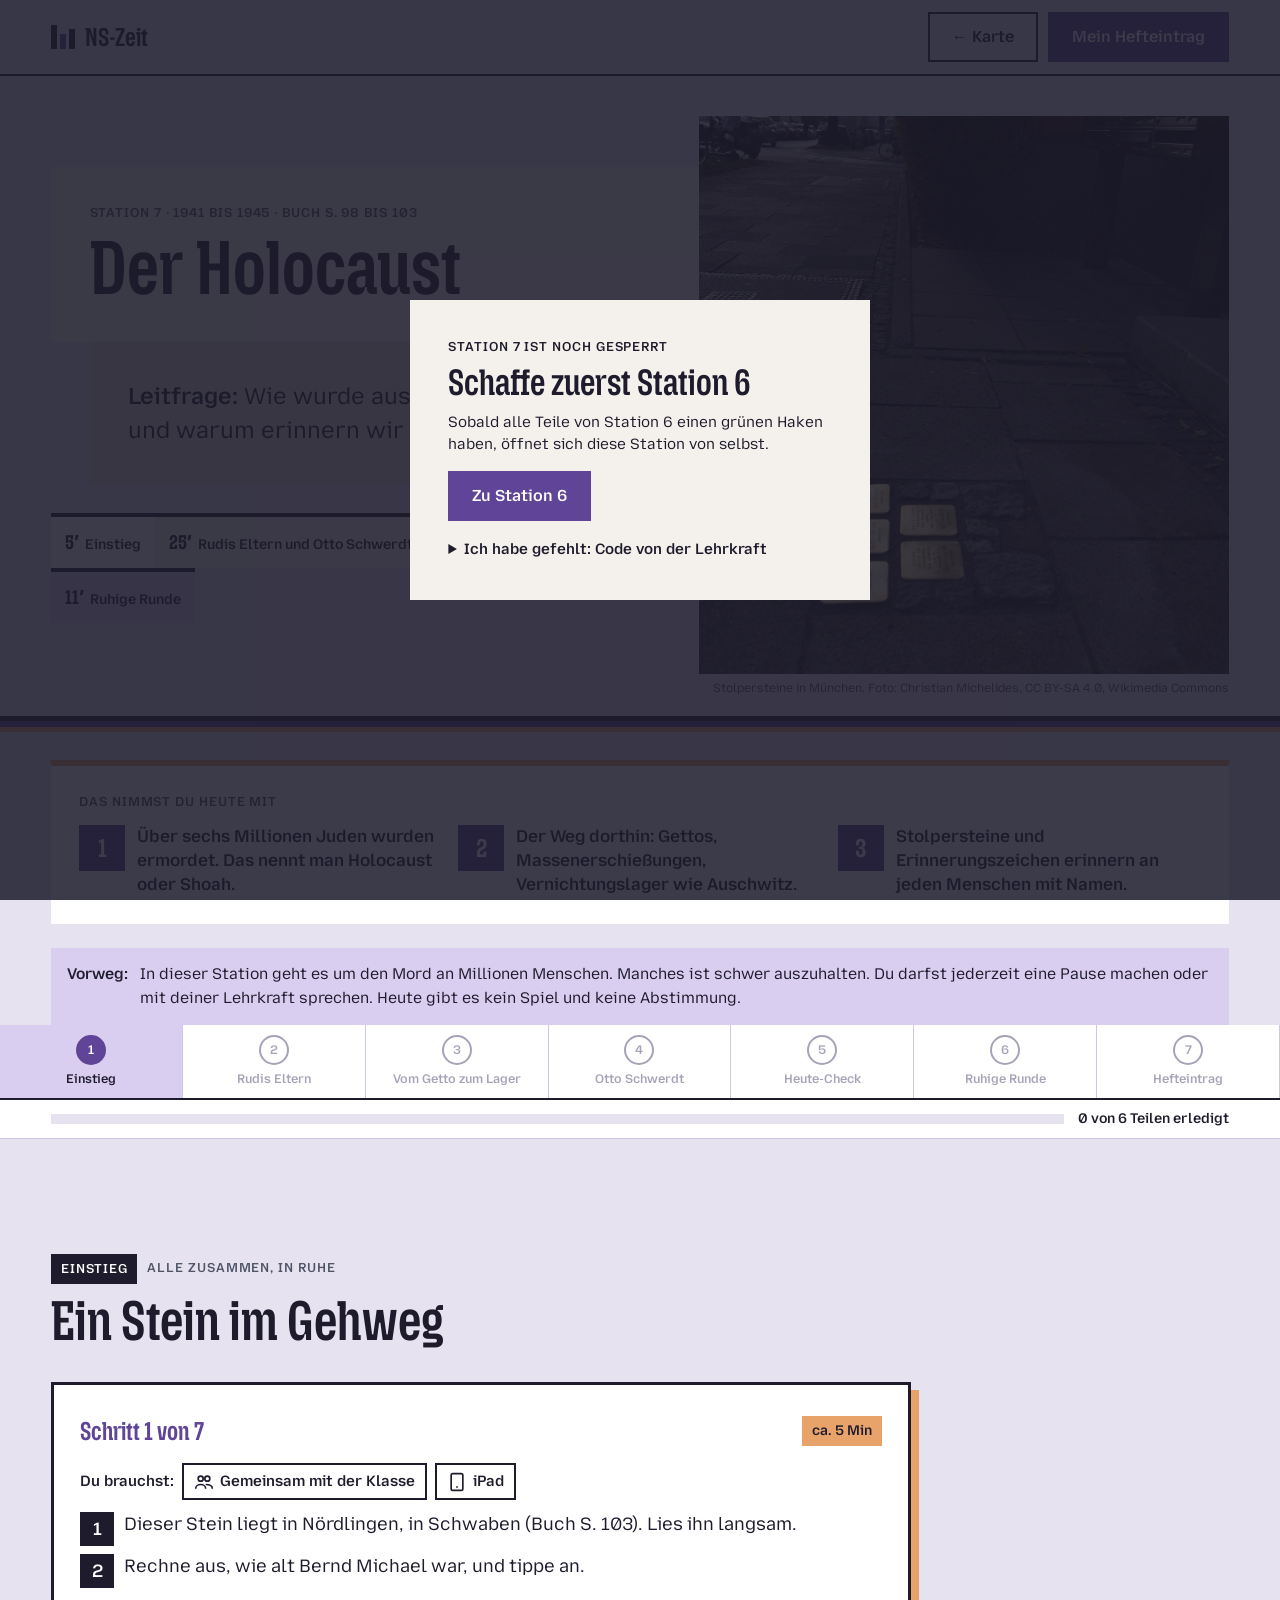
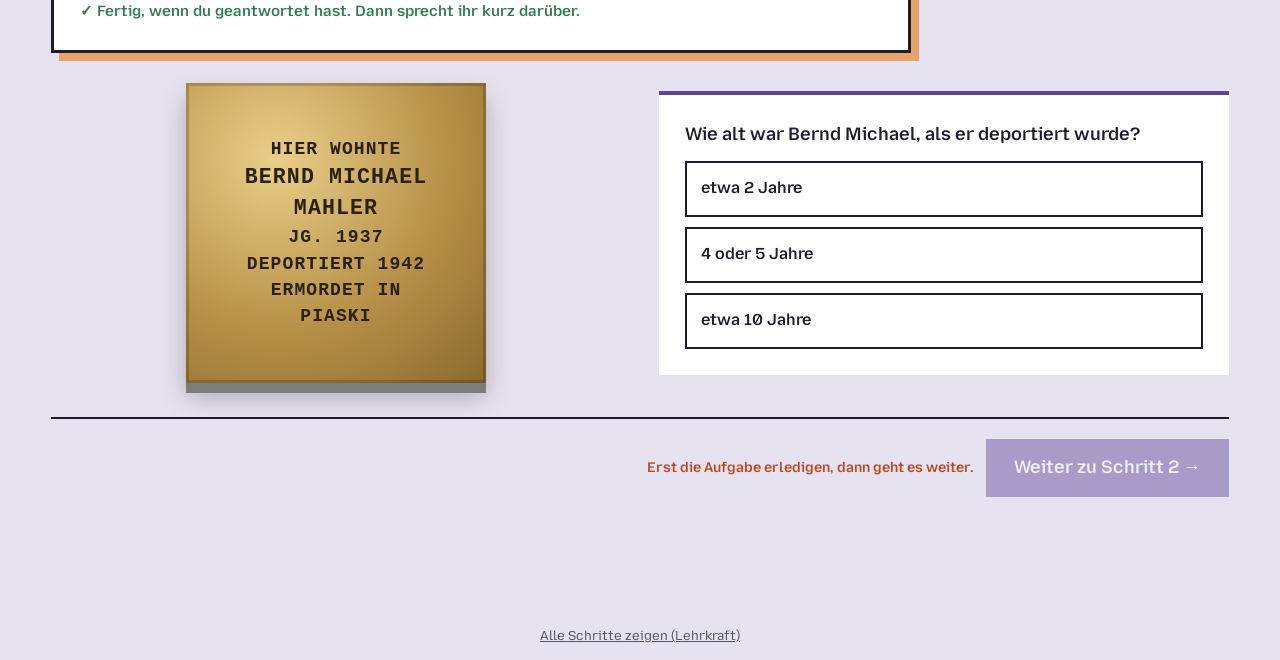
<file: stunde-7/index.html>
<!doctype html>
<html lang="de">
<head>
<meta charset="utf-8">
<meta name="viewport" content="width=device-width, initial-scale=1, viewport-fit=cover">
<title>Station 7 · Der Holocaust · NS-Zeit</title>
<meta name="theme-color" content="#1d1b2c">
<link rel="icon" href="../icon-32.png" sizes="32x32">
<link rel="manifest" href="../manifest.webmanifest">
<link rel="apple-touch-icon" href="../icon-180.png">
<meta name="mobile-web-app-capable" content="yes">
<meta name="apple-mobile-web-app-title" content="NS-Zeit">
<link rel="stylesheet" href="../assets/ns.css">
<script src="../assets/ns.js" defer></script>
<style>
  /* Stolperstein aus Messing, nach Buch S. 103 */
  .stone { width: min(300px, 80vw); aspect-ratio: 1; margin: 0 auto; display: grid; place-content: center; text-align: center; gap: 2px; padding: 18px;
    background: radial-gradient(circle at 30% 25%, #e9cf8a, #b89148 55%, #8a6a2f); box-shadow: inset 0 0 0 3px rgba(0,0,0,.18), 0 10px 0 #7d7d7d, 0 14px 24px rgba(0,0,0,.25);
    font-family: "Courier New", monospace; font-weight: 700; letter-spacing: .06em; color: #2b2112; text-transform: uppercase; font-size: clamp(14px, 1.2vw + 8px, 18px); line-height: 1.35; }
  .stone .name { font-size: 1.2em; }
  .calm .part:nth-of-type(even) { background: #f7f5f2; }
</style>
</head>
<body class="calm">

<header class="bar">
  <a class="bar__mark" href="../index.html#karte"><i aria-hidden="true"><b></b><b></b><b></b></i>NS-Zeit</a>
  <nav class="bar__nav" aria-label="Seite"><a class="btn-2" href="../index.html#karte">← Karte</a><a class="btn btn--lila" href="#lernpass">Mein Hefteintrag</a></nav>
</header>

<main>
  <section class="lesson-hero" aria-labelledby="titel">
    <div class="lesson-hero__text">
      <div class="block"><p class="label muted" style="margin-bottom:10px">Station 7 · 1941 bis 1945 · Buch S. 98 bis 103</p>
        <h1 class="h-xl" id="titel">Der Holocaust</h1></div>
      <div class="block block--plaster" style="margin-left:clamp(0px,6%,60px)"><p class="lead"><b>Leitfrage:</b> Wie wurde aus Hass ein Völkermord, und warum erinnern wir uns bis heute daran?</p></div>
      <div class="timeline-mini" aria-label="Ablauf der Stunde"><span><b>5′</b>Einstieg</span><span><b>25′</b>Rudis Eltern und Otto Schwerdt</span><span><b>4′</b>Heute-Check</span><span><b>11′</b>Ruhige Runde</span></div>
    </div>
    <div class="lesson-hero__photo reveal"><img src="../img/foto/s5-stolpersteine.jpg" alt="Stolpersteine aus Messing im Gehweg vor einem Haus in München." style="object-position:center 70%"></div>
  </section>
  <p class="credit" style="padding:0 var(--gap);text-align:right">Stolpersteine in München. Foto: Christian Michelides, CC BY-SA 4.0, Wikimedia Commons</p>
  <div class="pavement" style="margin-top:20px"></div>

  <div class="note" style="margin:24px var(--gap) 0"><b>Vorweg:</b><span>In dieser Station geht es um den Mord an Millionen Menschen. Manches ist schwer auszuhalten. Du darfst jederzeit eine Pause machen oder mit deiner Lehrkraft sprechen. Heute gibt es kein Spiel und keine Abstimmung.</span></div>

  <nav class="toc" aria-label="Teile der Stunde" style="margin-top:24px">
    <a href="#einstieg">Einstieg</a><a href="#a">Rudis Eltern</a><a href="#b">Vom Getto zum Lager</a><a href="#c">Otto Schwerdt</a><a href="#heute">Heute-Check</a><a href="#runde">Ruhige Runde</a><a href="#lernpass">Hefteintrag</a>
  </nav>

  <!-- 1 EINSTIEG -->
  <section class="part" id="einstieg" aria-labelledby="e-t">
    <div class="wrap">
      <div class="part__head">
        <p class="part__tag"><span class="chip">Einstieg</span><span class="label muted">alle zusammen, in Ruhe</span></p>
        <h2 class="h-l" id="e-t">Ein Stein im Gehweg</h2>
      </div>
      <div class="auftrag" data-min="5" data-brauchst="klasse|ipad">
        <ol class="auftrag__schritte"><li><span>Dieser Stein liegt in Nördlingen, in Schwaben (Buch S. 103). Lies ihn langsam.</span></li><li><span>Rechne aus, wie alt Bernd Michael war, und tippe an.</span></li></ol>
        <p class="auftrag__fertig">Fertig, wenn du geantwortet hast. Dann sprecht ihr kurz darüber.</p>
      </div>
      <div class="grid-2" style="align-items:center">
        <div class="stone" role="img" aria-label="Stolperstein: Hier wohnte Bernd Michael Mahler, Jahrgang 1937, deportiert 1942, ermordet in Piaski">
          <span>Hier wohnte</span><span class="name">Bernd Michael</span><span class="name">Mahler</span><span>Jg. 1937</span><span>deportiert 1942</span><span>ermordet in</span><span>Piaski</span>
        </div>
        <div class="mc" data-mc="s7.e.alter" data-right="fuenf"><p class="mc__frage">Wie alt war Bernd Michael, als er deportiert wurde?</p>
          <div class="choices"><button class="choice" data-v="zwei">etwa 2 Jahre</button><button class="choice" data-v="fuenf">4 oder 5 Jahre</button><button class="choice" data-v="zehn">etwa 10 Jahre</button></div>
          <p class="mc__tipp" hidden>Jahrgang 1937, deportiert 1942. Rechne 1942 minus 1937.</p>
          <p class="mc__erkl" hidden>Er war noch ein Kindergartenkind. Neben ihm liegt der Stein seiner Mutter Helene, geboren 1906. Beide wurden 1942 in das Getto Piaski in Polen verschleppt und ermordet. Der Stein erzählt, wann und wo. Er erzählt nicht, wie Bernd Michael war, was er gern spielte, wen er lieb hatte.</p></div>
      </div>
    </div>
  </section>

  <!-- 2 RUDIS ELTERN -->
  <section class="part" id="a" aria-labelledby="a-t">
    <div class="wrap">
      <div class="part__head">
        <p class="part__tag"><span class="chip chip--brick">Kapitel 1</span><span class="label muted">München · 1941</span></p>
        <h2 class="h-l" id="a-t">Rudis Eltern</h2>
      </div>
      <div class="auftrag" data-min="8" data-brauchst="ipad">
        <ol class="auftrag__schritte"><li><span>Lies Kapitel 1 in Ruhe.</span></li><li><span>Lies, was mit den Münchner Juden im November 1941 geschah.</span></li><li><span>Hör Hugo Höllenreiner (Kopfhörer!) und tippe den passenden Satz an.</span></li><li><span>Beantworte die Frage zum Wort „Umsiedlung“.</span></li></ol>
        <p class="auftrag__fertig">Fertig, wenn der Satz und die Frage grün sind.</p>
      </div>
      <div class="story">
        <div class="story__text">
          <p class="story__kap">Rudis Geschichte · München · 1941</p>
          <p class="story__titel">„Wir kommen bald nach“</p>
          <p>Erinnerst du dich? 1939 fuhr Rudi mit dem Kindertransport nach England. Seine Eltern blieben in München. Sie durften nicht mehr ausreisen.</p>
          <p>Ab September 1941 müssen sie den gelben Stern tragen. Sie verlieren ihre Wohnung und müssen in ein Barackenlager in Milbertshofen ziehen. Im November 1941 bekommen sie einen Brief: „Umsiedlung nach dem Osten“. Erlaubt ist ein Koffer.</p>
          <p class="story__zitat">Rudi wartet in England auf Post. Es kommt keine mehr. Erst nach dem Krieg erfährt er über einen Suchdienst, was geschehen ist.</p>
          <p class="story__fiktion">Rudi und seine Eltern sind erfunden. Was ihnen passiert, ist rund 1000 Münchner Jüdinnen und Juden im November 1941 genau so passiert.</p>
        </div>
        <ol class="stack" style="gap:0;align-self:start">
          <li class="block" style="border-top:4px solid var(--ink)"><p class="label muted">Frühjahr 1941</p><p class="h-s">Barackenlager Milbertshofen</p><p class="small">Münchner Juden müssen ihre Wohnungen verlassen und in ein Lager an der Knorrstraße ziehen.</p></li>
          <li class="block block--plaster" style="border-top:4px solid var(--ink)"><p class="label muted">20. November 1941</p><p class="h-s">Der erste Zug</p><p class="small">Rund 1000 Münchner Jüdinnen und Juden werden aus Milbertshofen nach Kaunas in Litauen gebracht.</p></li>
          <li class="block block--lila" style="border-top:4px solid var(--ink)"><p class="label">25. November 1941</p><p class="h-s">Ermordet</p><p class="small">In Kaunas erschießen SS und Polizei alle Menschen aus dem Zug, auch die Kinder.</p></li>
        </ol>
      </div>
      <div class="grid-2" style="margin-top:16px;align-items:start">
        <div class="block block--plaster"><p class="label muted">Auch sie wurden verfolgt</p><p class="h-s">Sinti und Roma</p><p class="small">Die Nazis verfolgten nicht nur Juden. Auch Sinti und Roma galten ihnen als „fremde Rasse“. Hunderttausende wurden ermordet. Hugo Höllenreiner war ein Sinto aus München. Als die SS ihn abholte, war er neun Jahre alt. 2009 erzählte er in München, was er erlebt hat.</p></div>
        <div class="stack">
          <p class="task__q"><b>T</b>Hör Hugo Höllenreiner zu. Tippe dann den Satz an, der zeigt, <b>warum</b> seine Familie abgeholt wurde.</p>
          <div class="ton" data-src="../ton/s7-hoellenreiner.mp3" data-key="s7.a.ton" data-pick="s7.a.ton.satz" data-right="1">
            <ol class="ton__text">
              <li data-t="0.4">„Am 8. März 1943 stand die SS vor unserer Tür, um uns abzuholen.“</li>
              <li data-t="6.5">„Wir wussten nicht warum, nur weil wir Sinti waren.“</li>
              <li data-t="10.3">„Unsere Familie wurde auf Lastwagen verladen und hier in München ins Polizeipräsidium in die Arrestzellen in der Ettstraße gefahren.“</li>
              <li data-t="21">„Bereits dort erlebten wir Schikanen und grundlose Übergriffe.“</li>
              <li data-t="24.7">„Nach drei Tagen wurden wir mit Prügel und Schlägen zum Güterbahnhof gebracht. Dort zwängte man uns in einen Viehwaggon.“</li>
              <li data-t="35.3">„Dann wurden wir nach Auschwitz-Birkenau in Polen transportiert.“</li>
              <li data-t="42.1">„Dort tätowierte man uns mit fortlaufenden Nummern.“</li>
              <li data-t="45.4">„Von nun an hatten wir keinen Namen mehr.“</li>
              <li data-t="47.8">„Ich war die Nummer 3529 und durfte mich nur noch mit den letzten beiden Zahlen melden.“</li>
              <li data-t="54.1">„Hugo Höllenreiner hieß jetzt Nummer 29.“</li>
            </ol>
            <p class="ton__tipp" hidden>Noch nicht. Hör auf den Satz direkt nach dem Abholen.</p>
            <p class="ton__erkl" hidden>Richtig. Die Familie hatte nichts getan. Der einzige Grund war, wer sie waren. Hugo überlebte Auschwitz und weitere Lager. Viele seiner Verwandten wurden ermordet. Später erzählte er Schulklassen seine Geschichte, damit niemand sie vergisst.</p>
            <p class="ton__quelle">Hugo Höllenreiner (1933–2015), Rede am 27. April 2009 in München. Aufnahme: Michael Lucan, CC BY-SA 3.0, Wikimedia Commons. Für den Unterricht gekürzt.</p>
          </div>
        </div>
      </div>
      <div class="grid-2" style="margin-top:16px">
        <div class="mc" data-mc="s7.a.mc" data-right="tarnen"><p class="mc__frage">Im Brief stand „Umsiedlung nach dem Osten“. Was sollte dieses Wort verbergen?</p>
          <div class="choices"><button class="choice" data-v="neu">Dass die Menschen im Osten ein neues Zuhause bekommen.</button><button class="choice" data-v="tarnen">Dass die Menschen ermordet werden sollten.</button><button class="choice" data-v="arbeit">Dass die Menschen dort bezahlte Arbeit bekommen.</button></div>
          <p class="mc__tipp" hidden>Lies noch einmal, was am 25. November 1941 geschah.</p>
          <p class="mc__erkl" hidden>Ja. Die Nazis benutzten harmlose Wörter, um den Mord zu verstecken: „Umsiedlung“, „Evakuierung“, „Endlösung“. Wer das Wort hörte, sollte nicht misstrauisch werden.</p></div>
        <div class="block block--sand"><p class="label">Heute in München</p><p class="small">Auf der Karte der Münchner <b>Erinnerungszeichen</b> findest du Menschen, die so deportiert wurden, mit Namen, Adresse und Lebensgeschichte. Vielleicht wohnte jemand in deiner Straße.</p>
          <p style="margin-top:10px"><a class="btn-2" href="https://map.erinnerungszeichen.de" target="_blank" rel="noopener">Karte Erinnerungszeichen</a></p></div>
      </div>
    </div>
  </section>

  <!-- 3 VOM GETTO ZUM LAGER -->
  <section class="part" id="b" aria-labelledby="b-t">
    <div class="wrap">
      <div class="part__head">
        <p class="part__tag"><span class="chip chip--lila">Kapitel 2</span><span class="book">Buch S. 98 bis 100</span></p>
        <h2 class="h-l" id="b-t">Vom Getto zum Vernichtungslager</h2>
      </div>
      <div class="auftrag" data-min="9" data-brauchst="buch:Buch S. 98–100|ipad">
        <ol class="auftrag__schritte"><li><span>Lies die vier Stufen. Das Buch S. 98 bis 100 erklärt sie genauer.</span></li><li><span>Bring die vier Stufen in die richtige Reihenfolge, dann „Prüfen“. Rot? Auf „Neu“ tippen.</span></li><li><span>Vervollständige die Sätze zu den Fachbegriffen und tippe auf „Prüfen“.</span></li></ol>
        <p class="auftrag__fertig">Fertig, wenn Reihenfolge und Sätze grün sind.</p>
      </div>
      <p class="lead" style="margin-bottom:16px">Über sechs Millionen europäische Juden wurden ermordet. Dazu Hunderttausende Sinti und Roma, Menschen mit Behinderungen und viele andere, die nicht in das Weltbild der Nationalsozialisten passten.</p>
      <div class="grid-2">
        <ol class="stack" style="gap:0">
          <li class="block" style="border-top:4px solid var(--ink)"><p class="label muted">ab 1939</p><p class="h-s">Gettos</p><p class="small">In Polen werden Juden in abgesperrte Stadtteile gezwungen. Im Warschauer Getto leben 450 000 Menschen auf engstem Raum. 1941 verhungern dort fast 30 000.</p></li>
          <li class="block block--plaster" style="border-top:4px solid var(--ink)"><p class="label muted">ab Sommer 1941</p><p class="h-s">Massenerschießungen</p><p class="small">Hinter der Front erschießen SS-„Einsatzgruppen“ und Polizei Hunderttausende jüdische Männer, Frauen und Kinder. So auch in Kaunas.</p></li>
          <li class="block" style="border-top:4px solid var(--ink)"><p class="label muted">20. Januar 1942</p><p class="h-s">Wannsee-Konferenz</p><p class="small">Hohe Beamte und SS-Führer besprechen in einer Villa in Berlin, wie der Mord an allen Juden Europas organisiert wird. Sie nennen es „Endlösung der Judenfrage“.</p></li>
          <li class="block block--lila" style="border-top:4px solid var(--ink)"><p class="label">1942 bis 1945</p><p class="h-s">Vernichtungslager</p><p class="small">Sechs Lager im besetzten Polen: Auschwitz, Belzec, Kulmhof, Majdanek, Sobibor, Treblinka. Allein in Auschwitz werden mindestens 1,1 Millionen Menschen ermordet.</p></li>
        </ol>
        <div class="stack">
          <figure><div class="reveal" style="height:200px"><img src="../img/foto/s5-wannsee.jpg" alt="Eine weiße Villa am Wannsee in Berlin hinter Bäumen, heute Gedenkstätte."></div>
            <figcaption class="credit">Haus der Wannsee-Konferenz, heute Gedenk- und Bildungsstätte. Foto 2015, CC BY-SA 4.0, Wikimedia Commons</figcaption></figure>
          <figure><div class="reveal" style="height:200px"><img src="../img/foto/s5-birkenau.jpg" alt="Das Torgebäude von Auschwitz-Birkenau aus rotem Backstein, davor die Bahngleise."></div>
            <figcaption class="credit">Tor von Auschwitz-Birkenau heute. Durch dieses Tor fuhren die Deportationszüge. Foto 2013, CC BY-SA 4.0, Wikimedia Commons</figcaption></figure>
        </div>
      </div>
      <div class="grid-2" style="margin-top:20px">
        <div class="task" data-order="s7.b.order">
          <p class="task__q"><b>B</b>Wie aus Ausgrenzung Mord wurde: Tippe die früheste Stufe zuerst an.</p>
          <div class="order">
            <button type="button" class="order__item" data-id="lager" data-pos="4"><span class="nr"></span><span>Vernichtungslager im besetzten Polen<small data-date="1942 bis 1945">Wann?</small></span></button>
            <button type="button" class="order__item" data-id="getto" data-pos="1"><span class="nr"></span><span>Juden werden in Gettos gezwungen<small data-date="ab 1939">Wann?</small></span></button>
            <button type="button" class="order__item" data-id="wannsee" data-pos="3"><span class="nr"></span><span>Wannsee-Konferenz: Der Mord an allen Juden Europas wird organisiert<small data-date="20. Januar 1942">Wann?</small></span></button>
            <button type="button" class="order__item" data-id="schuesse" data-pos="2"><span class="nr"></span><span>Massenerschießungen hinter der Front im Osten<small data-date="ab Sommer 1941">Wann?</small></span></button>
          </div>
          <div style="display:flex;flex-wrap:wrap;gap:10px;align-items:center"><button class="btn" type="button" data-check>Prüfen</button><button class="btn-2" type="button" data-reset>Neu</button><p class="feedback" aria-live="polite"></p></div>
        </div>
        <div class="satz" data-satz="s7.b.satz">
          <p class="task__q"><b>B</b>Die Fachbegriffe (Buch S. 98/99)</p>
          <p class="satz__text">Ein Getto ist <select data-right="viertel" aria-label="Getto"><option value="">…</option><option value="viertel">ein abgesperrtes Stadtviertel, in das Juden gezwungen wurden</option><option value="lager">ein Lager für Kriegsgefangene</option><option value="dorf">ein Dorf auf dem Land</option></select>.</p>
          <p class="satz__text">Holocaust und Shoah meinen <select data-right="mord" aria-label="Holocaust"><option value="">…</option><option value="krieg">den Zweiten Weltkrieg</option><option value="mord">den Mord an über sechs Millionen europäischen Juden</option><option value="flucht">die Flucht der Juden aus Deutschland</option></select>.</p>
          <p class="satz__text">„Shoah“ ist Hebräisch und bedeutet <select data-right="katastrophe" aria-label="Shoah"><option value="">…</option><option value="katastrophe">Katastrophe</option><option value="krieg">Krieg</option><option value="heimat">Heimat</option></select>.</p>
          <div style="display:flex;flex-wrap:wrap;gap:12px;align-items:center"><button class="btn" type="button" data-check>Prüfen</button><p class="feedback" aria-live="polite"></p></div>
        </div>
      </div>
    </div>
  </section>

  <!-- 4 OTTO SCHWERDT -->
  <section class="part" id="c" aria-labelledby="c-t">
    <div class="wrap">
      <div class="part__head">
        <p class="part__tag"><span class="chip chip--lila">Kapitel 3</span><span class="book">Buch S. 101</span></p>
        <h2 class="h-l" id="c-t">Otto Schwerdt: „Die Erinnerung ist eine Pflicht gegenüber den Toten“</h2>
      </div>
      <div class="auftrag" data-min="8" data-brauchst="buch:Buch S. 101|ipad">
        <ol class="auftrag__schritte"><li><span>Otto Schwerdt gab es wirklich. Er überlebte Auschwitz und lebte später in Regensburg. Lies sein Leben.</span></li><li><span>Buch <b>S. 101</b>, Quelle <b>101.3</b>: Finde das Jahr und tippe auf „Prüfen“.</span></li><li><span>Beantworte die Frage zu seinem Satz.</span></li></ol>
        <p class="auftrag__fertig">Fertig, wenn Buch-Detektiv und Frage grün sind.</p>
      </div>
      <div class="grid-2">
        <ol class="stack small" style="gap:0">
          <li class="block" style="border-left:6px solid var(--lila)"><b>1923</b> geboren in Braunschweig, jüdischen Glaubens. So alt wie Paul.</li>
          <li class="block" style="border-left:6px solid var(--lila)"><b>1936</b> Flucht der Familie nach Polen</li>
          <li class="block" style="border-left:6px solid var(--lila)"><b>ab 1939</b> Leben in verschiedenen Gettos</li>
          <li class="block block--plaster" style="border-left:6px solid var(--brick)"><b>1943</b> verhaftet, nach Auschwitz verschleppt, später Theresienstadt</li>
          <li class="block block--plaster" style="border-left:6px solid var(--brick)"><b>1945</b> befreit zusammen mit seinem Vater. Mutter, Schwester und Bruder wurden in Auschwitz ermordet.</li>
          <li class="block" style="border-left:6px solid var(--lila)"><b>1954</b> Rückkehr nach Deutschland, später Regensburg</li>
          <li class="block" style="border-left:6px solid var(--lila)"><b>1990</b> erster Besuch der Gedenkstätte Auschwitz</li>
          <li class="block" style="border-left:6px solid var(--lila)"><b>1998</b> Buch „Als Gott und die Welt schliefen“, <b>2007</b> gestorben in Regensburg</li>
        </ol>
        <div class="stack">
          <blockquote class="quote">„Nach meiner Befreiung wollte ich nie mehr hierher kommen […]. Ich hatte Angst vor meinen Gefühlen und Erinnerungen. Die Erinnerungen, die ich nicht mehr abschütteln kann, die mich nachts verfolgen.“
            <cite>Otto Schwerdt über seinen ersten Besuch in Auschwitz. Buch S. 101, Quelle 101.3 (gekürzt)</cite></blockquote>
          <div class="detektiv" data-find="s7.c.buch">
            <div class="detektiv__kopf"><svg width="34" height="34" viewBox="0 0 24 24" fill="none" stroke="#5f4497" stroke-width="2.4"><circle cx="10" cy="10" r="6"/><path d="M15 15l6 6"/></svg><p>Buch-Detektiv: S. 101</p></div>
            <div class="find__q" data-answer="1990"><p class="find__ort">Buch S. 101 · Quelle 101.3 oder Ottos Lebenslauf links</p><p class="find__frage">In welchem Jahr besuchte Otto Schwerdt zum ersten Mal wieder Auschwitz?</p><input inputmode="numeric" autocomplete="off" placeholder="Jahr"><p class="find__hinweis" hidden>Tipp: Schau in Ottos Lebenslauf: Wann war er zum ersten Mal wieder dort?</p></div>
            <div style="display:flex;flex-wrap:wrap;gap:12px;align-items:center"><button class="btn" type="button" data-check>Prüfen</button><p class="feedback" aria-live="polite"></p></div>
          </div>
          <div class="note"><b>Im Buch:</b><span>Quelle 101.1 beschreibt Ottos Ankunft in Auschwitz. Lies sie, wenn du dich bereit fühlst.</span></div>
        </div>
      </div>
      <div class="mc" data-mc="s7.c.mc" data-right="stimme" style="margin-top:20px"><p class="mc__frage">Otto Schwerdt hatte Angst vor seinen Erinnerungen. Trotzdem erzählte er Schülern davon: „Die Erinnerung ist eine Pflicht gegenüber den Toten.“ Was meint er?</p>
        <div class="choices"><button class="choice" data-v="rache">Die Täter sollen sich schämen, das ist die Rache der Toten.</button><button class="choice" data-v="stimme">Die Toten können nicht mehr erzählen. Die Lebenden müssen es für sie tun, damit niemand sie vergisst.</button><button class="choice" data-v="vergessen">Wer erzählt, kann die schlimmen Dinge endlich vergessen.</button></div>
        <p class="mc__tipp" hidden>Wer kann von seiner Mutter, seiner Schwester und seinem Bruder noch erzählen?</p>
        <p class="mc__erkl" hidden>Ja. Otto Schwerdt erzählte für seine Mutter, seine Schwester und seinen Bruder. Bald gibt es keine Zeitzeugen mehr. Dann sind wir es, die erinnern.</p></div>
    </div>
  </section>

  <!-- 5 HEUTE -->
  <section class="part" id="heute" aria-labelledby="h-t">
    <div class="wrap">
      <div class="part__head">
        <p class="part__tag"><span class="chip chip--brick">Heute-Check</span></p>
        <h2 class="h-l" id="h-t">„Es reicht jetzt mit dem Erinnern.“</h2>
      </div>
      <div class="auftrag" data-min="4" data-brauchst="ipad">
        <ol class="auftrag__schritte"><li><span>Lies die drei Aussagen von heute. Sie sind ohne Absender.</span></li><li><span>Tippe an, was dahintersteckt.</span></li></ol>
        <p class="auftrag__fertig">Fertig, wenn alle drei beantwortet sind.</p>
      </div>
      <div class="grid-3">
        <div class="today__card mc" data-mc="s7.h.1" data-right="schluss">
          <p class="label muted">Rede</p>
          <blockquote>„Wir müssen endlich einen Schlussstrich ziehen. Dieser ewige Schuldkult muss aufhören.“</blockquote>
          <div class="choices"><button class="choice" data-v="schluss">Vergessen wollen</button><button class="choice" data-v="klein">Kleinreden</button><button class="choice" data-v="leugnen">Leugnen</button></div>
          <p class="mc__tipp" hidden>Was soll mit dem Erinnern passieren?</p>
          <p class="mc__erkl" hidden>Ja. Niemand von euch ist schuld an dem, was damals passiert ist. Aber wir alle tragen Verantwortung, dass es nie wieder passiert. Wer das „Schuldkult“ nennt, will, dass wir vergessen.</p>
        </div>
        <div class="today__card mc" data-mc="s7.h.2" data-right="klein">
          <p class="label muted">Kommentar</p>
          <blockquote>„Die zwölf Jahre waren doch nur ein kleiner Fleck in über tausend Jahren großartiger deutscher Geschichte.“</blockquote>
          <div class="choices"><button class="choice" data-v="schluss">Vergessen wollen</button><button class="choice" data-v="klein">Kleinreden</button><button class="choice" data-v="leugnen">Leugnen</button></div>
          <p class="mc__tipp" hidden>Wie groß soll der Völkermord hier wirken?</p>
          <p class="mc__erkl" hidden>Ja, das nennt man Verharmlosung. Ein Völkermord an Millionen wird als Kleinigkeit dargestellt. Denk an Bernd Michael Mahler, fünf Jahre alt.</p>
        </div>
        <div class="today__card mc" data-mc="s7.h.3" data-right="leugnen">
          <p class="label muted">Video in sozialen Netzwerken</p>
          <blockquote>„Das mit den Gaskammern ist doch übertrieben. Das hat es so nie gegeben.“</blockquote>
          <div class="choices"><button class="choice" data-v="schluss">Vergessen wollen</button><button class="choice" data-v="klein">Kleinreden</button><button class="choice" data-v="leugnen">Leugnen</button></div>
          <p class="mc__tipp" hidden>Was wird hier über die Gaskammern behauptet?</p>
          <p class="mc__erkl" hidden>Ja. Holocaustleugnung ist in Deutschland verboten und wird bestraft (§ 130 Strafgesetzbuch). Es gibt Millionen Dokumente, Fotos und Aussagen von Tätern und Überlebenden.</p>
        </div>
      </div>
      <div class="grid-2" style="margin-top:20px">
        <div class="gg"><p class="label">Grundgesetz Artikel 1, Absatz 1</p><p>„Die Würde des Menschen ist unantastbar. Sie zu achten und zu schützen ist Verpflichtung aller staatlichen Gewalt.“</p><p class="small muted" style="font-family:var(--font-text)">Dieser Satz steht ganz bewusst an erster Stelle. Er ist die Antwort auf den Holocaust.</p></div>
        <div class="block block--lila"><p class="label" style="margin-bottom:8px">Was ist heute anders?</p><p class="small">Der 27. Januar, der Tag der Befreiung von Auschwitz, ist Gedenktag in Deutschland und weltweit. Gedenkstätten wie Dachau erinnern an die Opfer. <b>Aber:</b> Judenhass gibt es noch immer. 2019 versuchte ein Attentäter in Halle, an Jom Kippur in eine voll besetzte Synagoge einzudringen. Er tötete zwei Menschen.</p></div>
      </div>
      <details class="zusatz">
        <summary><span class="chip chip--sand">Zusatz · für Schnelle</span> #everynamecounts: Namen für immer auffindbar machen</summary>
        <p class="small" style="margin:10px 0">Bei <b>#everynamecounts</b> der Arolsen Archives kann jeder mithelfen, Dokumente von Verfolgten abzutippen. Über dieses Archiv erfuhren nach dem Krieg viele, was mit ihren Familien geschehen war, so wie Rudi. Mitmachen geht auch zu Hause.</p>
        <a class="btn-2" href="https://everynamecounts.arolsen-archives.org" target="_blank" rel="noopener">#everynamecounts ansehen</a>
      </details>
    </div>
  </section>

  <!-- 6 RUHIGE RUNDE -->
  <section class="part" id="runde" aria-labelledby="d-t">
    <div class="wrap">
      <div class="part__head">
        <p class="part__tag"><span class="chip">Wir reden darüber</span><span class="label muted">Methode: Ruhige Runde mit Satzanfängen</span></p>
        <h2 class="h-l" id="d-t">Was nimmst du mit?</h2>
      </div>
      <div class="auftrag" data-min="11" data-brauchst="klasse">
        <ol class="auftrag__schritte"><li><span>Wähle einen Satzanfang und denk ihn für dich zu Ende. Wenn du magst, schreib ihn auf.</span></li><li><span>Wenn die Zeit um ist, setzen wir uns in einen Kreis. Jeder darf seinen Satz sagen, niemand muss. Es wird nichts bewertet, nur zugehört.</span></li><li><span>Zum Schluss: eine Minute Stille für die Opfer.</span></li></ol>
        <p class="auftrag__fertig">Fertig, wenn du einen Satzanfang gewählt hast.</p>
      </div>
      <div class="grid-2">
        <div class="choices" data-choice="s7.d.anfang" style="grid-template-columns:1fr">
          <button class="choice" data-v="Mich hat heute berührt, dass …">„Mich hat heute berührt, dass …“</button>
          <button class="choice" data-v="Ich frage mich, wie …">„Ich frage mich, wie …“</button>
          <button class="choice" data-v="Für mich bedeutet Erinnern …">„Für mich bedeutet Erinnern …“</button>
        </div>
        <div class="task">
          <p class="task__q"><b>D</b>Mein Satz (freiwillig, bleibt auf deinem iPad):</p>
          <textarea class="answer" data-key="s7.d.satz" placeholder="Mich hat heute berührt, dass …"></textarea><p class="saved" aria-live="polite"></p>
        </div>
      </div>
    </div>
  </section>

  <!-- 7 HEFTEINTRAG -->
  <section class="part" id="lernpass" aria-labelledby="l-t" style="background:var(--ink);color:var(--white)">
    <div class="wrap">
      <div class="part__head"><p class="part__tag"><span class="chip chip--sand">Zum Schluss</span></p><h2 class="h-l" id="l-t">Mein Hefteintrag</h2>
        <p class="lead">Dein PDF hat zwei Teile: <b>Teil 1</b> ist der Hefteintrag zur Stunde, für alle gleich, das ist deine Grundlage für die Probe. <b>Teil 2</b> sind deine eigenen Ergebnisse. Das PDF kommt in dein <b>OneNote-Merkheft</b>.</p>
        <ol class="pdf-schritte"><li><span>1</span>Name eintragen und unten auf den Knopf tippen.</li><li><span>2</span>Im Druckmenü auf das Teilen-Symbol tippen und das PDF sichern.</li><li><span>3</span>In OneNote im Merkheft: Einfügen → Datei → als Ausdruck einfügen.</li></ol>
      </div>
      <div class="pass-actions"><button class="btn btn--lila" type="button" id="pass-btn">Hefteintrag + Ergebnisse als PDF</button></div>
    </div>
  </section>
</main>
<div class="pass" aria-hidden="true"></div>

<script>
document.addEventListener("DOMContentLoaded", function () {
  NS.guard(7);
  var STUFE = { getto: "Gettos (ab 1939)", schuesse: "Massenerschießungen (ab 1941)", wannsee: "Wannsee-Konferenz (1942)", lager: "Vernichtungslager (1942 bis 1945)" };
  var antworten = function (v) { return Object.keys(v).sort().map(function (i) { return v[i]; }).join(" · "); };
  document.getElementById("pass-btn").addEventListener("click", function () {
    NS.printPass(7, [
      { label: "Einstieg: Bernd Michael Mahler war bei der Deportation …", key: "s7.e.alter" },
      { label: "Hugo Höllenreiner im Originalton: der Grund", key: "s7.a.ton.satz" },
      { label: "Was das Wort „Umsiedlung“ verbergen sollte", key: "s7.a.mc" },
      { label: "Vom Getto zum Vernichtungslager", key: "s7.b.order", fmt: function (v) { return v.map(function (x, i) { return (i + 1) + ". " + STUFE[x]; }).join("\n"); } },
      { label: "Getto, Holocaust, Shoah", key: "s7.b.satz" },
      { label: "Buch-Detektiv S. 101: Otto Schwerdts erster Besuch in Auschwitz", key: "s7.c.buch.in", fmt: antworten },
      { label: "„Die Erinnerung ist eine Pflicht gegenüber den Toten“", key: "s7.c.mc" },
      { label: "Ruhige Runde: mein Satz", key: "s7.d.satz" }
    ]);
  });
});
</script>
</body>
</html>
</file>
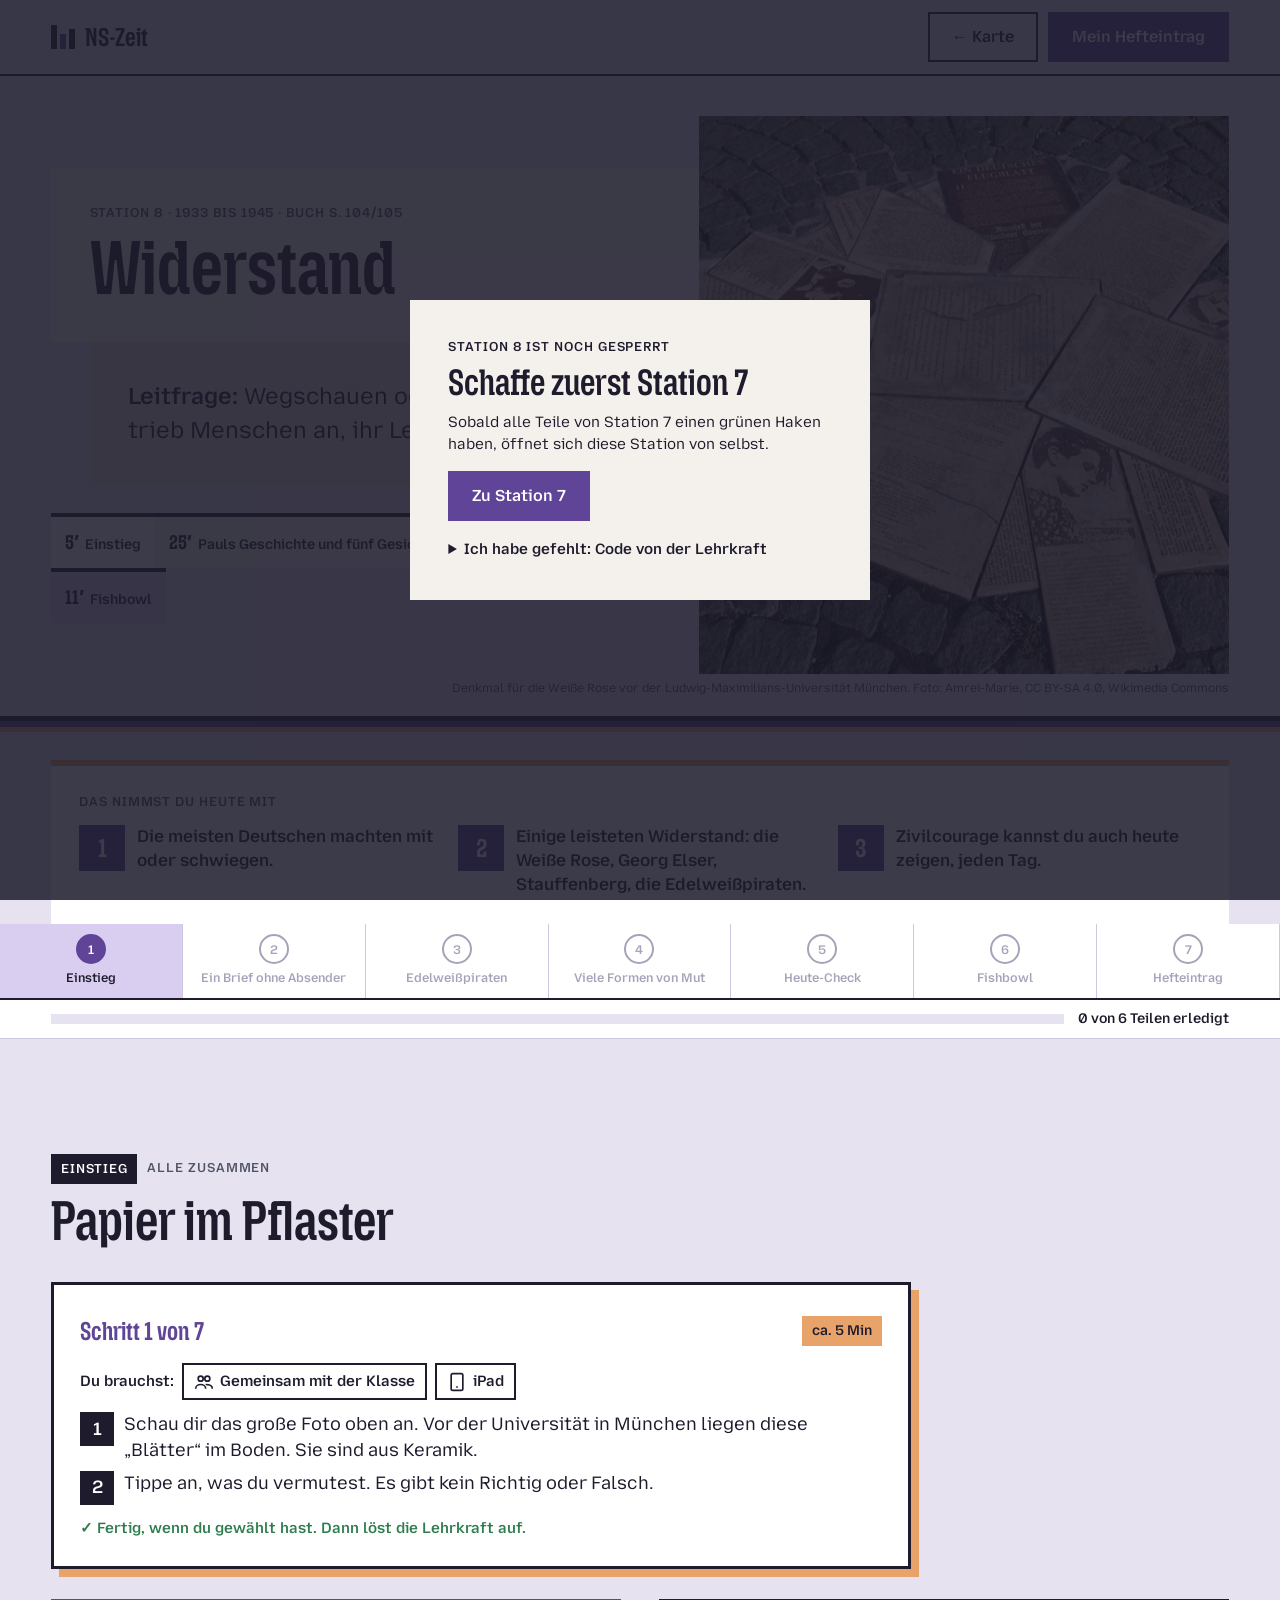
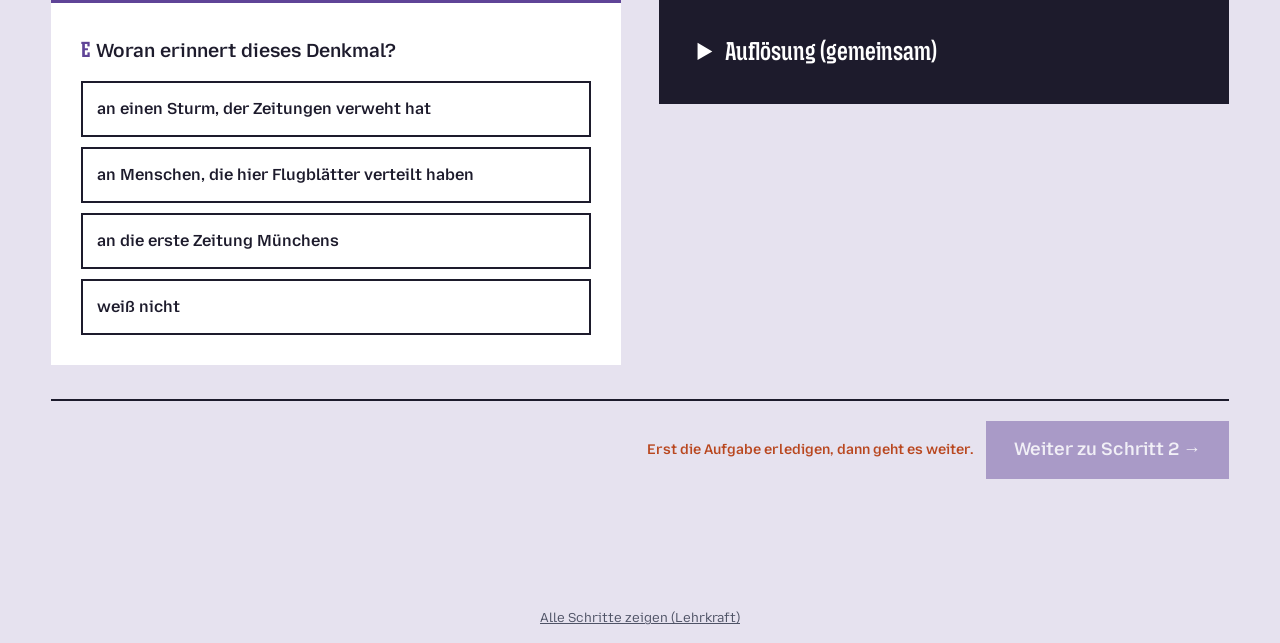
<file: stunde-8/index.html>
<!doctype html>
<html lang="de">
<head>
<meta charset="utf-8">
<meta name="viewport" content="width=device-width, initial-scale=1, viewport-fit=cover">
<title>Station 8 · Widerstand · NS-Zeit</title>
<meta name="theme-color" content="#1d1b2c">
<link rel="icon" href="../icon-32.png" sizes="32x32">
<link rel="manifest" href="../manifest.webmanifest">
<link rel="apple-touch-icon" href="../icon-180.png">
<meta name="mobile-web-app-capable" content="yes">
<meta name="apple-mobile-web-app-title" content="NS-Zeit">
<link rel="stylesheet" href="../assets/ns.css">
<script src="../assets/ns.js" defer></script>
</head>
<body>

<header class="bar">
  <a class="bar__mark" href="../index.html#karte"><i aria-hidden="true"><b></b><b></b><b></b></i>NS-Zeit</a>
  <nav class="bar__nav" aria-label="Seite"><a class="btn-2" href="../index.html#karte">← Karte</a><a class="btn btn--lila" href="#lernpass">Mein Hefteintrag</a></nav>
</header>

<main>
  <section class="lesson-hero" aria-labelledby="titel">
    <div class="lesson-hero__text">
      <div class="block"><p class="label muted" style="margin-bottom:10px">Station 8 · 1933 bis 1945 · Buch S. 104/105</p>
        <h1 class="h-xl" id="titel">Widerstand</h1></div>
      <div class="block block--plaster" style="margin-left:clamp(0px,6%,60px)"><p class="lead"><b>Leitfrage:</b> Wegschauen oder handeln? Was trieb Menschen an, ihr Leben zu riskieren?</p></div>
      <div class="timeline-mini" aria-label="Ablauf der Stunde"><span><b>5′</b>Einstieg</span><span><b>25′</b>Pauls Geschichte und fünf Gesichter</span><span><b>4′</b>Heute-Check</span><span><b>11′</b>Fishbowl</span></div>
    </div>
    <div class="lesson-hero__photo reveal"><img src="../img/foto/s6-weisse-rose.jpg" alt="Im Kopfsteinpflaster vor der Münchner Universität liegen Flugblätter aus Keramik, als wären sie gerade fallengelassen worden."></div>
  </section>
  <p class="credit" style="padding:0 var(--gap);text-align:right">Denkmal für die Weiße Rose vor der Ludwig-Maximilians-Universität München. Foto: Amrei-Marie, CC BY-SA 4.0, Wikimedia Commons</p>
  <div class="pavement" style="margin-top:20px"></div>

  <nav class="toc" aria-label="Teile der Stunde">
    <a href="#einstieg">Einstieg</a><a href="#a">Ein Brief ohne Absender</a><a href="#b">Edelweißpiraten</a><a href="#c">Viele Formen von Mut</a><a href="#heute">Heute-Check</a><a href="#fishbowl">Fishbowl</a><a href="#lernpass">Hefteintrag</a>
  </nav>

  <!-- 1 EINSTIEG -->
  <section class="part" id="einstieg" aria-labelledby="e-t">
    <div class="wrap">
      <div class="part__head">
        <p class="part__tag"><span class="chip">Einstieg</span><span class="label muted">alle zusammen</span></p>
        <h2 class="h-l" id="e-t">Papier im Pflaster</h2>
      </div>
      <div class="auftrag" data-min="5" data-brauchst="klasse|ipad">
        <ol class="auftrag__schritte"><li><span>Schau dir das große Foto oben an. Vor der Universität in München liegen diese „Blätter“ im Boden. Sie sind aus Keramik.</span></li><li><span>Tippe an, was du vermutest. Es gibt kein Richtig oder Falsch.</span></li></ol>
        <p class="auftrag__fertig">Fertig, wenn du gewählt hast. Dann löst die Lehrkraft auf.</p>
      </div>
      <div class="grid-2">
        <div class="task">
          <p class="task__q"><b>E</b>Woran erinnert dieses Denkmal?</p>
          <div class="choices" data-choice="s8.e.wahl" style="grid-template-columns:1fr">
            <button class="choice" data-v="an einen Sturm, der Zeitungen verweht hat">an einen Sturm, der Zeitungen verweht hat</button>
            <button class="choice" data-v="an Menschen, die hier Flugblätter verteilt haben">an Menschen, die hier Flugblätter verteilt haben</button>
            <button class="choice" data-v="an die erste Zeitung Münchens">an die erste Zeitung Münchens</button>
            <button class="choice" data-v="weiß nicht">weiß nicht</button>
          </div>
        </div>
        <details class="block block--ink">
          <summary class="h-s" style="cursor:pointer">Auflösung (gemeinsam)</summary>
          <p style="margin-top:12px">Am 18. Februar 1943 warfen die Geschwister Hans und Sophie Scholl im Lichthof dieser Universität Flugblätter gegen Hitler in die Tiefe. Ein Hausmeister sah es und hielt sie fest. Vier Tage später wurden beide mit ihrem Freund Christoph Probst in München-Stadelheim hingerichtet. Hans war 24, Sophie 21 Jahre alt.</p>
        </details>
      </div>
    </div>
  </section>

  <!-- 2 EIN BRIEF OHNE ABSENDER -->
  <section class="part" id="a" aria-labelledby="a-t">
    <div class="wrap">
      <div class="part__head">
        <p class="part__tag"><span class="chip chip--brick">Kapitel 1</span><span class="book">Buch S. 105</span></p>
        <h2 class="h-l" id="a-t">Ein Brief ohne Absender</h2>
      </div>
      <div class="auftrag" data-min="9" data-brauchst="ipad">
        <ol class="auftrag__schritte"><li><span>Lies Kapitel 1. Foto-Detektiv: Tippe die drei Punkte auf dem echten Flugblatt an.</span></li><li><span>Tippe bei den fünf Gesichtern auf „Was geschah?“ und lies die Geschichten. Drei spielen in München.</span></li><li><span>Ordne jeder Person ihre Tat zu und tippe auf „Prüfen“.</span></li></ol>
        <p class="auftrag__fertig">Fertig, wenn die drei Punkte gefunden und alle fünf Personen grün sind.</p>
      </div>
      <div class="story">
        <div class="story__text">
          <p class="story__kap">Pauls Geschichte · München · Sommer 1942 bis Februar 1943</p>
          <p class="story__titel">Ein Flugblatt im Briefkasten</p>
          <p>Paul ist auf Heimaturlaub in München. Im Briefkasten liegt ein Brief ohne Absender. Darin ein Flugblatt der „Weißen Rose“. Dort steht: In Polen wurden 300 000 Juden ermordet. Die Deutschen sollen nicht länger schweigen.</p>
          <p>Paul liest es zweimal. Er weiß, dass es stimmt. Er hat im Osten genug gesehen. Viele, die so ein Flugblatt bekommen, bringen es zur Polizei. Paul wirft es in den Ofen und sagt niemandem etwas.</p>
          <p class="story__zitat">Im Februar 1943 liest er in der Zeitung: Drei Studenten aus München wurden hingerichtet. Sie waren kaum älter als er.</p>
          <p class="story__fiktion">Paul ist erfunden. Die Flugblätter der Weißen Rose kamen 1942 genau so per Post in Münchner Briefkästen.</p>
        </div>
        <div class="spot" data-spot="s8.a.spot">
          <p class="label muted" style="margin-bottom:6px">Original: So sah ein Flugblatt aus (Nr. IV, Sommer 1942)</p>
          <div class="spot__bild"><img src="../img/foto/s8-flugblatt4.jpg" alt="Mit Schreibmaschine getipptes Blatt. Überschrift: Flugblätter der Weissen Rose IV.">
            <button type="button" class="spot__p" style="left:9%;top:11%" data-i="0"></button>
            <button type="button" class="spot__p" style="left:7%;top:41%" data-i="1"></button>
            <button type="button" class="spot__p" style="left:7%;top:50%" data-i="2"></button>
          </div>
          <p class="credit">Flugblatt IV der Weißen Rose, 1942. Gemeinfrei, Wikimedia Commons</p>
          <ol class="spot__info">
            <li data-i="0" hidden><b>Kein Absender.</b> Getippt mit Schreibmaschine und heimlich vervielfältigt. Kein Name, keine Adresse. Wer erwischt wurde, dem drohte der Tod.</li>
            <li data-i="1" hidden><b>„Wer hat die Toten gezählt?“</b> „Täglich fallen in Russland Tausende.“ Die Studenten schreiben, was die Propaganda verschweigt.</li>
            <li data-i="2" hidden><b>„Jedes Wort, das aus Hitlers Munde kommt, ist Lüge: Wenn er Frieden sagt, meint er den Krieg.“</b> Erinnerst du dich an Station 5? Worte und Taten passten nicht zusammen.</li>
          </ol>
        </div>
      </div>
      <div class="people" style="margin-top:20px">
        <article class="person">
          <div class="person__img reveal"><img src="../img/foto/s6-elser.jpg" alt="Porträt von Georg Elser"></div>
          <div class="person__body"><p class="label muted">Einzelgänger · München 1939</p><p class="h-s">Georg Elser</p>
            <details><summary>Was geschah?</summary><p>Ein Schreiner aus Württemberg. Monatelang baut er nachts heimlich eine Bombe in eine Säule im Münchner Bürgerbräukeller. Am 8. November 1939 explodiert sie. Hitler hat den Saal 13 Minuten früher verlassen. Elser wird gefasst und kurz vor Kriegsende im KZ Dachau ermordet.</p></details>
            <p class="credit">Foto gemeinfrei, Wikimedia Commons</p></div>
        </article>
        <article class="person">
          <div class="person__img reveal" style="background:var(--lila-hell)"><img src="../img/foto/s6-weisse-rose.jpg" alt="Denkmal der Weißen Rose in München"></div>
          <div class="person__body"><p class="label muted">Studenten · München 1942/43</p><p class="h-s">Die Weiße Rose</p>
            <details><summary>Was geschah?</summary><p>Hans und Sophie Scholl, Christoph Probst, Alexander Schmorell, Willi Graf und Professor Kurt Huber schreiben sechs Flugblätter gegen Hitler und den Krieg. Sie verteilen sie heimlich in vielen Städten. 1943 werden sie gefasst und hingerichtet.</p></details>
            <p class="credit">Denkmal an der LMU, CC BY-SA 4.0</p></div>
        </article>
        <article class="person">
          <div class="person__img" style="background:var(--ink);color:var(--white);display:grid;place-content:center;text-align:center;padding:20px"><p class="h-xl" style="color:var(--sand)">R. M.</p><p class="small">Jesuitenpater in München</p></div>
          <div class="person__body"><p class="label muted">Kirche · München</p><p class="h-s">Pater Rupert Mayer</p>
            <details><summary>Was geschah?</summary><p>Ein Jesuitenpater in München. Er predigt öffentlich gegen die Nationalsozialisten. Er wird mehrfach verhaftet, kommt ins KZ Sachsenhausen und dann unter Hausarrest ins Kloster Ettal. Er überlebt den Krieg knapp und stirbt im November 1945. Die katholische Kirche hat ihn seliggesprochen.</p></details>
            <p class="credit">Sein Grab liegt in der Bürgersaalkirche in der Münchner Fußgängerzone.</p></div>
        </article>
        <article class="person">
          <div class="person__img reveal"><img src="../img/foto/s6-stauffenberg.jpg" alt="Porträt von Claus Schenk Graf von Stauffenberg in Uniform"></div>
          <div class="person__body"><p class="label muted">Offiziere · 20. Juli 1944</p><p class="h-s">Claus Graf von Stauffenberg</p>
            <details><summary>Was geschah?</summary><p>Ein Offizier, der Hitler anfangs bewunderte. Die Verbrechen im Osten machen ihn zum Gegner. Am 20. Juli 1944 stellt er eine Bombe in Hitlers Hauptquartier ab. Hitler überlebt leicht verletzt. Stauffenberg wird noch in derselben Nacht in Berlin erschossen.</p></details>
            <p class="credit">Foto 1934, gemeinfrei, Wikimedia Commons</p></div>
        </article>
        <article class="person">
          <div class="person__img reveal"><img src="../img/foto/s6-edelweiss.jpg" alt="Gedenktafel für die Edelweißpiraten an einer Backsteinmauer in Köln."></div>
          <div class="person__body"><p class="label muted">Jugendliche · Köln</p><p class="h-s">Die Edelweißpiraten</p>
            <details><summary>Was geschah?</summary><p>Jugendliche, die keine Lust auf die Hitlerjugend haben. Sie wandern, singen verbotene Lieder und verspotten Hitler. Später helfen manche Verfolgten. Mehr dazu in Schritt 3.</p></details>
            <p class="credit">Gedenkort in Köln. Foto CC BY 4.0, Wikimedia Commons</p></div>
        </article>
      </div>
      <div class="task" data-match="s8.a.match" style="margin-top:20px">
        <p class="task__q"><b>A</b>Wer tat was? Ordne jeder Person oder Gruppe ihre Tat zu.</p>
        <div class="match">
          <div class="match__row" data-right="stauff"><p><b>Claus Graf von Stauffenberg</b></p>
            <select aria-label="Tat von Claus Graf von Stauffenberg"><option value="">Tat wählen …</option><option value="elser">baute 1939 eine Bombe in eine Säule im Bürgerbräukeller</option><option value="rose">verteilte Flugblätter gegen Hitler und den Krieg</option><option value="mayer">predigte in der Kirche öffentlich gegen die Nazis</option><option value="stauff">stellte am 20. Juli 1944 eine Bombe in Hitlers Hauptquartier ab</option><option value="edel">verweigerten die Hitlerjugend und sangen verbotene Lieder</option></select></div>
          <div class="match__row" data-right="rose"><p><b>Die Weiße Rose</b></p>
            <select aria-label="Tat von Die Weiße Rose"><option value="">Tat wählen …</option><option value="elser">baute 1939 eine Bombe in eine Säule im Bürgerbräukeller</option><option value="rose">verteilte Flugblätter gegen Hitler und den Krieg</option><option value="mayer">predigte in der Kirche öffentlich gegen die Nazis</option><option value="stauff">stellte am 20. Juli 1944 eine Bombe in Hitlers Hauptquartier ab</option><option value="edel">verweigerten die Hitlerjugend und sangen verbotene Lieder</option></select></div>
          <div class="match__row" data-right="edel"><p><b>Die Edelweißpiraten</b></p>
            <select aria-label="Tat von Die Edelweißpiraten"><option value="">Tat wählen …</option><option value="elser">baute 1939 eine Bombe in eine Säule im Bürgerbräukeller</option><option value="rose">verteilte Flugblätter gegen Hitler und den Krieg</option><option value="mayer">predigte in der Kirche öffentlich gegen die Nazis</option><option value="stauff">stellte am 20. Juli 1944 eine Bombe in Hitlers Hauptquartier ab</option><option value="edel">verweigerten die Hitlerjugend und sangen verbotene Lieder</option></select></div>
          <div class="match__row" data-right="elser"><p><b>Georg Elser</b></p>
            <select aria-label="Tat von Georg Elser"><option value="">Tat wählen …</option><option value="elser">baute 1939 eine Bombe in eine Säule im Bürgerbräukeller</option><option value="rose">verteilte Flugblätter gegen Hitler und den Krieg</option><option value="mayer">predigte in der Kirche öffentlich gegen die Nazis</option><option value="stauff">stellte am 20. Juli 1944 eine Bombe in Hitlers Hauptquartier ab</option><option value="edel">verweigerten die Hitlerjugend und sangen verbotene Lieder</option></select></div>
          <div class="match__row" data-right="mayer"><p><b>Pater Rupert Mayer</b></p>
            <select aria-label="Tat von Pater Rupert Mayer"><option value="">Tat wählen …</option><option value="elser">baute 1939 eine Bombe in eine Säule im Bürgerbräukeller</option><option value="rose">verteilte Flugblätter gegen Hitler und den Krieg</option><option value="mayer">predigte in der Kirche öffentlich gegen die Nazis</option><option value="stauff">stellte am 20. Juli 1944 eine Bombe in Hitlers Hauptquartier ab</option><option value="edel">verweigerten die Hitlerjugend und sangen verbotene Lieder</option></select></div>
        </div>
        <div style="display:flex;flex-wrap:wrap;gap:12px;align-items:center"><button class="btn" type="button" data-check>Prüfen</button><p class="feedback" aria-live="polite"></p></div>
      </div>
    </div>
  </section>

  <!-- 3 EDELWEISSPIRATEN -->
  <section class="part" id="b" aria-labelledby="b-t">
    <div class="wrap">
      <div class="part__head">
        <p class="part__tag"><span class="chip chip--lila">Kapitel 2</span><span class="book">Buch S. 104</span></p>
        <h2 class="h-l" id="b-t">„Sie folgten allem, nur nicht dem Zwang“</h2>
      </div>
      <div class="auftrag" data-min="7" data-brauchst="buch:Buch S. 104|ipad">
        <ol class="auftrag__schritte"><li><span>Buch <b>S. 104</b>: Lies die Quellen über die Edelweißpiraten (104.1). Besonders Quelle ②: Ein Kölner Jugendrichter schreibt 1943 über sie.</span></li><li><span>Finde die zwei Antworten und tippe auf „Prüfen“.</span></li><li><span>Beantworte die Frage zum „Vergehen“.</span></li></ol>
        <p class="auftrag__fertig">Fertig, wenn Buch-Detektiv und Frage grün sind.</p>
      </div>
      <div class="grid-2">
        <div class="stack">
          <blockquote class="quote">„Die Jugend […] traf abends zusammen […]. Ein Musikinstrument war zur Stelle und damit bald eine Gruppe gegründet. Diese Jungens waren von zu Hause aus leichtsinnig, charakterlich schwach und disziplinlos […].“<cite>Ein Kölner Jugendrichter, November 1943. Buch S. 104, Quelle 104.1 ② (gekürzt)</cite></blockquote>
          <div class="note"><b>Denk an Station 3:</b><span>In der Hitlerjugend war alles vorgeschrieben. Schon ein selbst gewählter Ausflug mit Gitarre war in der Diktatur ein Zeichen von Freiheit.</span></div>
        </div>
        <div class="stack">
          <div class="detektiv" data-find="s8.b.buch">
            <div class="detektiv__kopf"><svg width="34" height="34" viewBox="0 0 24 24" fill="none" stroke="#5f4497" stroke-width="2.4"><circle cx="10" cy="10" r="6"/><path d="M15 15l6 6"/></svg><p>Buch-Detektiv: S. 104</p></div>
            <div class="find__q" data-answer="musikinstrument|ein musikinstrument|instrument"><p class="find__ort">Buch S. 104 · Quelle 104.1 ②, der Richter</p><p class="find__frage">Was war laut Richter schnell „zur Stelle“, als sich die Jugendlichen trafen?</p><input autocomplete="off" placeholder="ein Wort"><p class="find__hinweis" hidden>Tipp: Such nach „zur Stelle“.</p></div>
            <div class="find__q" data-answer="13|dreizehn"><p class="find__ort">Buch S. 104 · „Widerstand durch Ungehorsam“</p><p class="find__frage">Wie viele Edelweißpiraten wurden im November 1944 in Köln öffentlich erhängt?</p><input inputmode="numeric" autocomplete="off" placeholder="Zahl"><p class="find__hinweis" hidden>Tipp: Such nach „1944“.</p></div>
            <div style="display:flex;flex-wrap:wrap;gap:12px;align-items:center"><button class="btn" type="button" data-check>Prüfen</button><p class="feedback" aria-live="polite"></p></div>
          </div>
          <div class="mc" data-mc="s8.b.mc" data-right="frei"><p class="mc__frage">Was war das „Vergehen“ der Edelweißpiraten aus Sicht des Richters?</p>
            <div class="choices"><button class="choice" data-v="bombe">Sie hatten eine Bombe gebaut.</button><button class="choice" data-v="frei">Sie trafen sich frei, ohne Hitlerjugend, machten Musik und hielten sich nicht an Befehle.</button><button class="choice" data-v="stehlen">Sie hatten in Geschäften gestohlen.</button></div>
            <p class="mc__tipp" hidden>Lies die Quelle noch einmal: Was taten die Jugendlichen abends?</p>
            <p class="mc__erkl" hidden>Richtig. Heute ist das ganz normal: Freunde treffen, Musik machen. In der Diktatur war schon das Widerstand.</p></div>
        </div>
      </div>
    </div>
  </section>

  <!-- 4 VIELE FORMEN VON MUT -->
  <section class="part" id="c" aria-labelledby="c-t">
    <div class="wrap">
      <div class="part__head">
        <p class="part__tag"><span class="chip chip--lila">Kapitel 3</span><span class="book">Buch S. 105, Fachbegriffe</span></p>
        <h2 class="h-l" id="c-t">Viele Formen von Mut</h2>
      </div>
      <div class="auftrag" data-min="7" data-brauchst="ipad">
        <ol class="auftrag__schritte"><li><span>Widerstand fing nicht erst mit einer Bombe an. Schon wer nicht mitmachte, fiel auf. Sortiere die acht Beispiele: Tippe eine Karte, dann die passende Stufe. Dann „Prüfen“.</span></li><li><span>Lies die zwei Fachbegriffe und beantworte die Frage zur Zivilcourage.</span></li></ol>
        <p class="auftrag__fertig">Fertig, wenn Karten und Frage grün sind.</p>
      </div>
      <div class="task" data-sorter="s8.c.sort">
        <p class="task__q"><b>C</b>Wie groß war das Risiko?</p>
        <div class="sorter">
          <div class="sorter__pool">
            <button type="button" class="chipcard" data-id="1" data-right="a">Den Hitlergruß nicht zeigen</button>
            <button type="button" class="chipcard" data-id="2" data-right="c">Eine Bombe gegen Hitler legen</button>
            <button type="button" class="chipcard" data-id="3" data-right="b">Flugblätter gegen den Krieg verteilen</button>
            <button type="button" class="chipcard" data-id="4" data-right="a">Nicht in die Hitlerjugend gehen</button>
            <button type="button" class="chipcard" data-id="5" data-right="b">In der Kirche gegen die Regierung predigen</button>
            <button type="button" class="chipcard" data-id="6" data-right="b">Verfolgte Juden verstecken</button>
            <button type="button" class="chipcard" data-id="7" data-right="a">Verbotene Lieder singen</button>
            <button type="button" class="chipcard" data-id="8" data-right="c">Einen Umsturz der Regierung planen</button>
          </div>
          <div class="sorter__cols" style="grid-template-columns:repeat(3,minmax(0,1fr))">
            <div class="sorter__col sorter__col--a" data-col="a"><h4>Nicht mitmachen</h4></div>
            <div class="sorter__col" data-col="b"><h4 style="color:var(--lila)">Protest und Hilfe</h4></div>
            <div class="sorter__col sorter__col--b" data-col="c"><h4>Aktiver Widerstand</h4></div>
          </div>
          <div style="display:flex;flex-wrap:wrap;gap:12px;align-items:center"><button class="btn" type="button" data-check>Prüfen</button><p class="feedback" aria-live="polite"></p></div>
        </div>
      </div>
      <div class="grid-3" style="margin-top:20px">
        <div class="block block--plaster"><p class="label" style="margin-bottom:6px">Fachbegriff Widerstand</p><p class="small">Menschen lehnen eine Herrschaft ab und handeln dagegen, gewaltlos oder mit Gewalt gegen Sachen und Personen (Buch S. 105).</p></div>
        <div class="block block--sand"><p class="label" style="margin-bottom:6px">Fachbegriff Zivilcourage</p><p class="small">„Bürgermut“: Man setzt sich für andere oder für Werte ein, obwohl einem selbst Nachteile drohen. Das geht auch heute, jeden Tag (Buch S. 105).</p></div>
        <div class="mc" data-mc="s8.c.mc" data-right="mama"><p class="mc__frage">Wer aus Pauls Familie hat Zivilcourage gezeigt?</p>
          <div class="choices"><button class="choice" data-v="vater">Pauls Vater, der sagte: „Die werden schon was angestellt haben.“</button><button class="choice" data-v="mama">Pauls Mutter, die der Zwangsarbeiterin heimlich Brot gab.</button><button class="choice" data-v="paul">Paul, der das Flugblatt verbrannte.</button></div>
          <p class="mc__tipp" hidden>Wer hat sich für einen anderen Menschen eingesetzt, obwohl Strafe drohte?</p>
          <p class="mc__erkl" hidden>Richtig. Pauls Mutter half, obwohl sie dafür bestraft werden konnte (Station 6). Paul hat das Flugblatt nicht verraten, aber auch nichts getan. Das ist viel, aber noch keine Zivilcourage.</p></div>
      </div>
    </div>
  </section>

  <!-- 5 HEUTE -->
  <section class="part" id="heute" aria-labelledby="h-t">
    <div class="wrap">
      <div class="part__head">
        <p class="part__tag"><span class="chip chip--brick">Heute-Check</span></p>
        <h2 class="h-l" id="h-t">Zivilcourage heute: Was würdest du tun?</h2>
      </div>
      <div class="auftrag" data-min="4" data-brauchst="ipad">
        <ol class="auftrag__schritte"><li><span>Wir leben in keiner Diktatur. Niemand wird für Mut hingerichtet. Trotzdem schauen viele weg.</span></li><li><span>Tippe bei jeder Situation an, was du tun würdest. Mehrere Antworten sind möglich. Die Tipps der Polizei helfen dir.</span></li></ol>
        <p class="auftrag__fertig">Fertig, wenn du bei allen drei Situationen gewählt hast.</p>
      </div>
      <div class="grid-2">
        <div class="today">
          <div class="today__card"><p class="label muted">Klassenchat</p><blockquote>Jemand teilt ein peinliches Foto von einem Mitschüler. Alle schicken lachende Smileys.</blockquote>
            <div class="choices" data-choice="s8.h.1" data-multi><button class="choice" data-v="nichts tun">nichts tun</button><button class="choice" data-v="schreiben, dass es nicht ok ist">schreiben: „Nicht ok“</button><button class="choice" data-v="dem Betroffenen privat schreiben">dem Betroffenen schreiben</button><button class="choice" data-v="Lehrkraft informieren">Lehrkraft informieren</button></div></div>
          <div class="today__card"><p class="label muted">Im Bus</p><blockquote>Ein Mann beschimpft laut eine Frau mit Kopftuch. Die anderen Fahrgäste schauen auf ihr Handy.</blockquote>
            <div class="choices" data-choice="s8.h.2" data-multi><button class="choice" data-v="nichts tun">nichts tun</button><button class="choice" data-v="andere Fahrgäste ansprechen">andere ansprechen</button><button class="choice" data-v="Busfahrer informieren">Busfahrer informieren</button><button class="choice" data-v="sich zur Frau setzen">mich zur Frau setzen</button></div></div>
          <div class="today__card"><p class="label muted">Unter einem Video</p><blockquote>Dutzende Kommentare hetzen gegen eine ganze Gruppe von Menschen.</blockquote>
            <div class="choices" data-choice="s8.h.3" data-multi><button class="choice" data-v="nichts tun">nichts tun</button><button class="choice" data-v="melden">Kommentare melden</button><button class="choice" data-v="Gegenrede schreiben">sachlich widersprechen</button><button class="choice" data-v="Screenshot sichern">Screenshot sichern</button></div></div>
        </div>
        <div class="stack">
          <div class="block block--ink">
            <p class="label" style="color:var(--sand);margin-bottom:8px">Tipps der Polizei für Zivilcourage</p>
            <ol class="small" style="display:grid;gap:4px">
              <li>1. Ich helfe, ohne mich selbst in Gefahr zu bringen.</li>
              <li>2. Ich fordere andere aktiv zur Mithilfe auf.</li>
              <li>3. Ich beobachte genau und merke mir Merkmale.</li>
              <li>4. Ich organisiere Hilfe unter Notruf 110.</li>
              <li>5. Ich kümmere mich um Opfer.</li>
              <li>6. Ich stelle mich als Zeuge zur Verfügung.</li>
            </ol>
            <p class="credit" style="color:#c5c3d4">Nach der Kampagne „Aktion-tu-was“ der Polizeilichen Kriminalprävention</p>
          </div>
          <div class="gg"><p class="label">Grundgesetz Artikel 20, Absatz 4</p><p>„Gegen jeden, der es unternimmt, diese Ordnung zu beseitigen, haben alle Deutschen das Recht zum Widerstand, wenn andere Abhilfe nicht möglich ist.“</p><p class="small muted" style="font-family:var(--font-text)">Eine Lehre aus der NS-Zeit: Wer die Demokratie abschaffen will, gegen den darf man sich wehren.</p></div>
        </div>
      </div>
    </div>
  </section>

  <!-- 6 FISHBOWL -->
  <section class="part" id="fishbowl" aria-labelledby="d-t">
    <div class="wrap">
      <div class="part__head">
        <p class="part__tag"><span class="chip">Wir reden darüber</span><span class="label muted">Methode: Fishbowl</span></p>
        <h2 class="h-l" id="d-t">„Widerstand gegen eine Diktatur ist Pflicht, auch wenn man dafür sterben kann.“</h2>
      </div>
      <div class="auftrag" data-min="11" data-brauchst="klasse">
        <ol class="auftrag__schritte"><li><span>Tippe an, wie sehr du dem Satz zustimmst.</span></li><li><span>Deine Wahl erscheint <b>ohne Namen</b> vorne an der Tafel.</span></li><li><span>Überleg dir einen Grund. Wenn die Zeit um ist, diskutieren wir im Fishbowl darüber.</span></li></ol>
        <p class="auftrag__fertig">Schlussfrage: Ist Widerstand eine Pflicht oder ein Recht? Und was ist der Unterschied?</p>
      </div>
      <div data-choice="s8.d.pos">
        <div class="line">
          <button type="button" class="choice" data-v="stimme voll zu">stimme voll zu</button>
          <button type="button" class="choice" data-v="stimme eher zu">eher zu</button>
          <button type="button" class="choice" data-v="unentschieden">unentschieden</button>
          <button type="button" class="choice" data-v="stimme eher nicht zu">eher nicht zu</button>
          <button type="button" class="choice" data-v="stimme gar nicht zu">gar nicht zu</button>
        </div>
      </div>
    </div>
  </section>

  <!-- 7 HEFTEINTRAG -->
  <section class="part" id="lernpass" aria-labelledby="l-t" style="background:var(--ink);color:var(--white)">
    <div class="wrap">
      <div class="part__head"><p class="part__tag"><span class="chip chip--sand">Zum Schluss</span></p><h2 class="h-l" id="l-t">Mein Hefteintrag</h2>
        <p class="lead">Dein PDF hat zwei Teile: <b>Teil 1</b> ist der Hefteintrag zur Stunde, für alle gleich, das ist deine Grundlage für die Probe. <b>Teil 2</b> sind deine eigenen Ergebnisse. Das PDF kommt in dein <b>OneNote-Merkheft</b>.</p>
        <ol class="pdf-schritte"><li><span>1</span>Name eintragen und unten auf den Knopf tippen.</li><li><span>2</span>Im Druckmenü auf das Teilen-Symbol tippen und das PDF sichern.</li><li><span>3</span>In OneNote im Merkheft: Einfügen → Datei → als Ausdruck einfügen.</li></ol>
      </div>
      <div class="pass-actions"><button class="btn btn--lila" type="button" id="pass-btn">Hefteintrag + Ergebnisse als PDF</button></div>
    </div>
  </section>
</main>
<div class="pass" aria-hidden="true"></div>

<script>
document.addEventListener("DOMContentLoaded", function () {
  NS.guard(8);
  var K = { 1: "Hitlergruß verweigern", 2: "Bombe legen", 3: "Flugblätter", 4: "nicht in die HJ", 5: "Predigt", 6: "Juden verstecken", 7: "verbotene Lieder", 8: "Umsturz planen" };
  var S = { a: "Nicht mitmachen", b: "Protest und Hilfe", c: "Aktiver Widerstand" };
  var antworten = function (v) { return Object.keys(v).sort().map(function (i) { return v[i]; }).join(" · "); };
  document.getElementById("pass-btn").addEventListener("click", function () {
    NS.printPass(8, [
      { label: "Einstieg: Das Denkmal erinnert …", key: "s8.e.wahl" },
      { label: "Fünf Gesichter: richtig zugeordnet", key: "s8.a.match.punkte" },
      { label: "Buch-Detektiv S. 104 (zur Stelle war … · in Köln erhängt)", key: "s8.b.buch.in", fmt: antworten },
      { label: "Das „Vergehen“ der Edelweißpiraten", key: "s8.b.mc" },
      { label: "Formen des Widerstands", key: "s8.c.sort", fmt: function (v) { var o = { a: [], b: [], c: [] }; Object.keys(v).forEach(function (id) { if (o[v[id]]) o[v[id]].push(K[id]); }); return Object.keys(o).map(function (s) { return S[s] + ": " + o[s].join(", "); }).join("\n"); } },
      { label: "Zivilcourage in Pauls Familie", key: "s8.c.mc" },
      { label: "Heute-Check: Klassenchat", key: "s8.h.1" },
      { label: "Heute-Check: im Bus", key: "s8.h.2" },
      { label: "Heute-Check: Hasskommentare", key: "s8.h.3" },
      { label: "Fishbowl: „Widerstand ist Pflicht“", key: "s8.d.pos" }
    ]);
  });
});
</script>
</body>
</html>
</file>
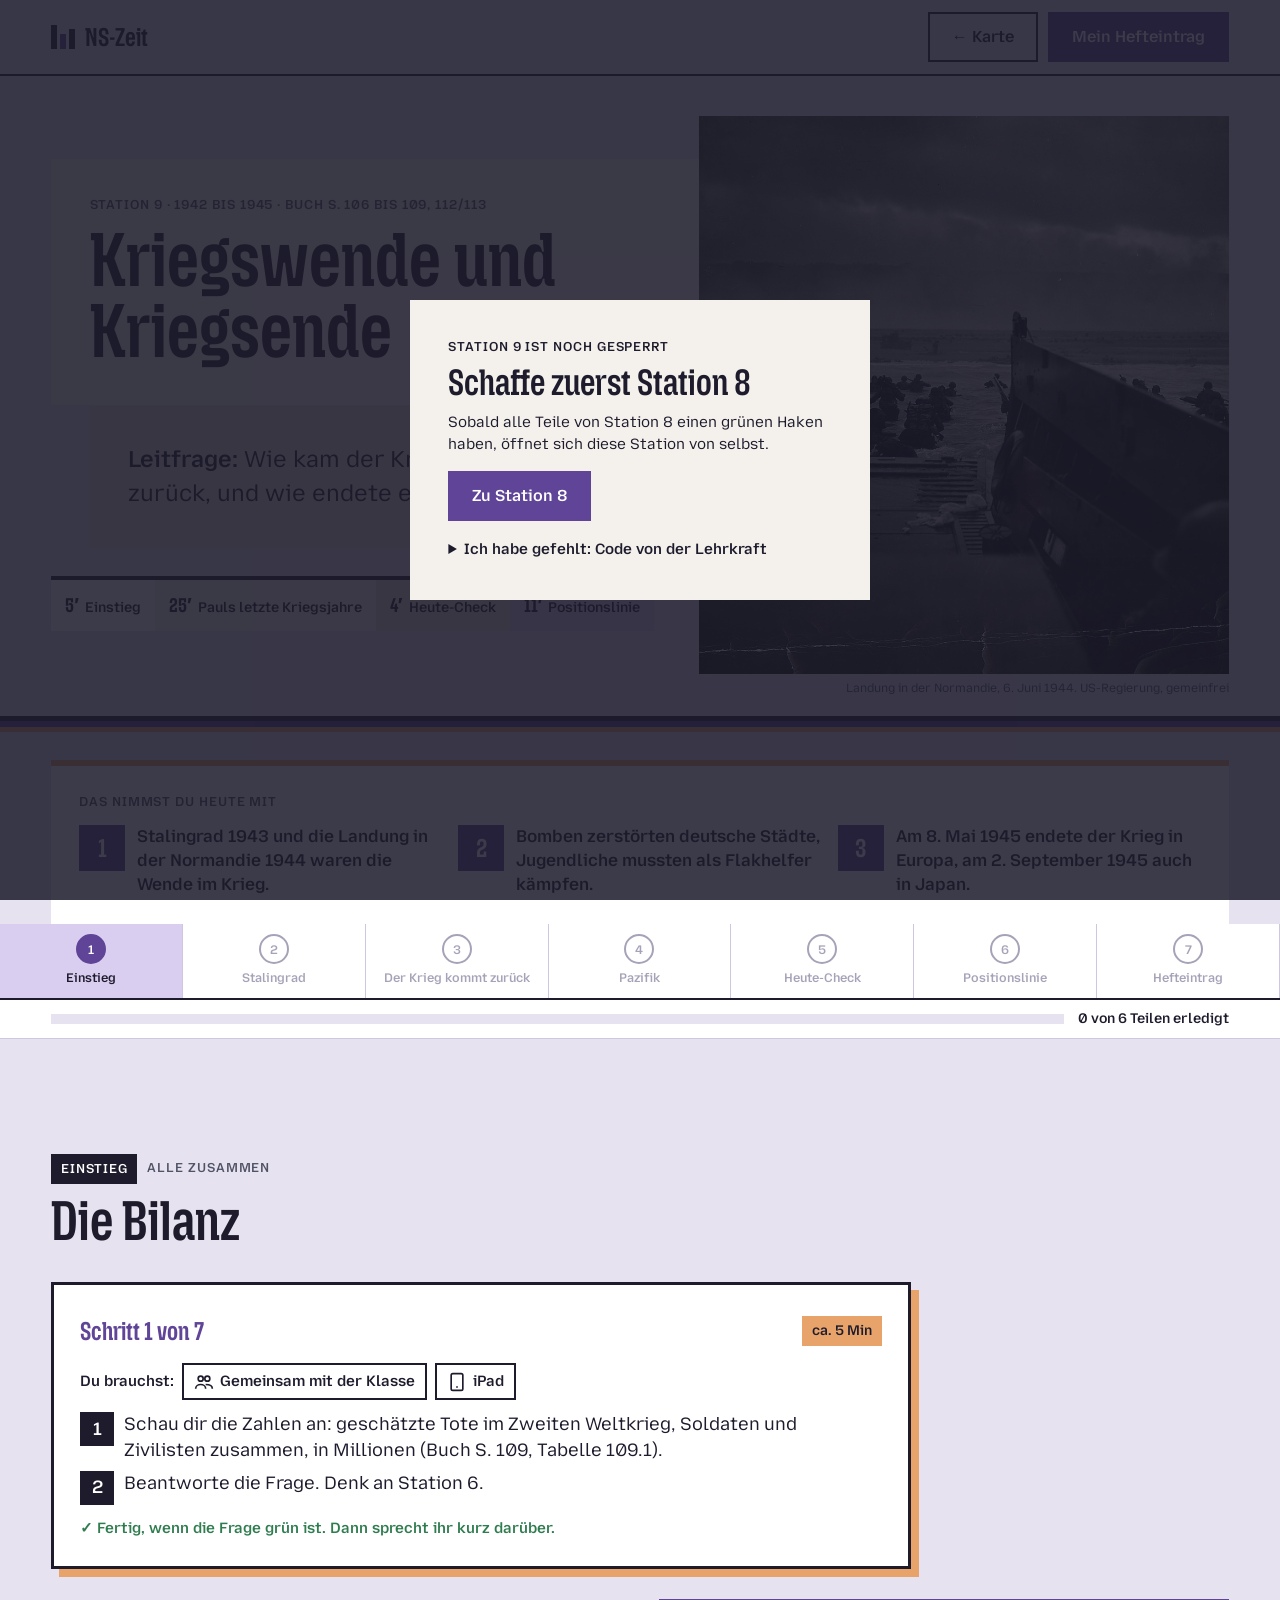
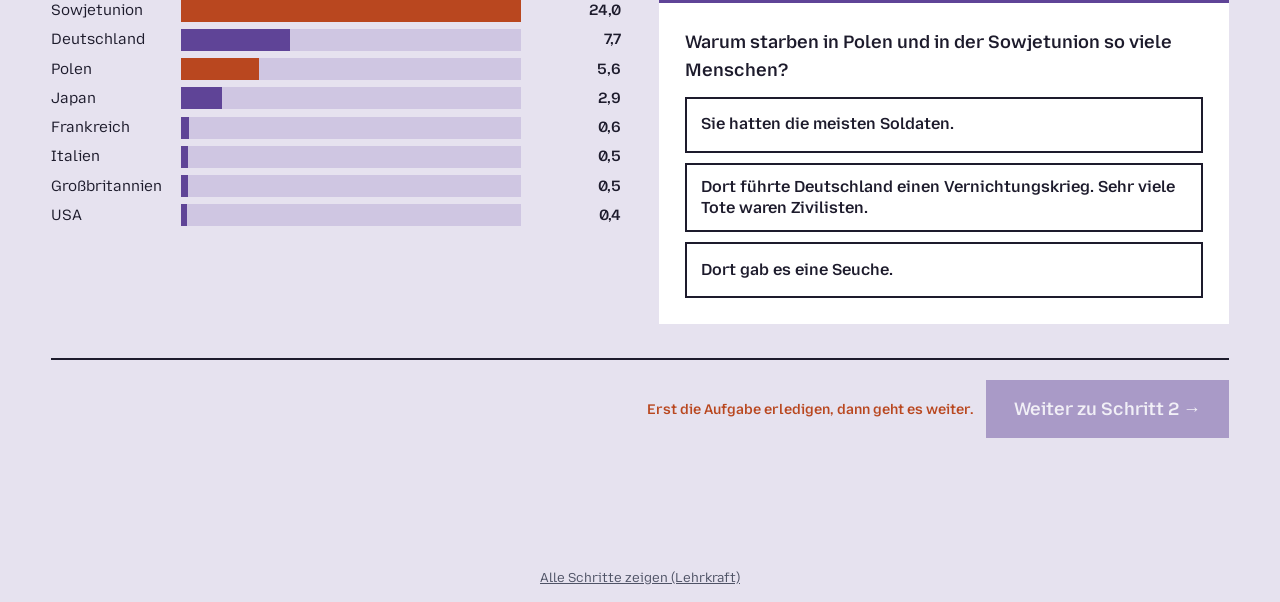
<file: stunde-9/index.html>
<!doctype html>
<html lang="de">
<head>
<meta charset="utf-8">
<meta name="viewport" content="width=device-width, initial-scale=1, viewport-fit=cover">
<title>Station 9 · Kriegswende und Kriegsende · NS-Zeit</title>
<meta name="theme-color" content="#1d1b2c">
<link rel="icon" href="../icon-32.png" sizes="32x32">
<link rel="manifest" href="../manifest.webmanifest">
<link rel="apple-touch-icon" href="../icon-180.png">
<meta name="mobile-web-app-capable" content="yes">
<meta name="apple-mobile-web-app-title" content="NS-Zeit">
<link rel="stylesheet" href="../assets/ns.css">
<script src="../assets/ns.js" defer></script>
<style>
  .radar { display: grid; gap: 10px; }
  .radar__row { display: grid; grid-template-columns: minmax(0, 1.3fr) minmax(0, 1fr); gap: 12px; align-items: center; padding: 12px; background: var(--white); border-left: 6px solid var(--brick); }
  .radar__row .choices { grid-template-columns: repeat(3, minmax(0, 1fr)); }
  .radar__row .choice { min-height: 44px; padding: 8px; text-align: center; font-size: 14px; }
  @media (max-width: 700px) { .radar__row { grid-template-columns: 1fr; } }
</style>
</head>
<body>

<header class="bar">
  <a class="bar__mark" href="../index.html#karte"><i aria-hidden="true"><b></b><b></b><b></b></i>NS-Zeit</a>
  <nav class="bar__nav" aria-label="Seite"><a class="btn-2" href="../index.html#karte">← Karte</a><a class="btn btn--lila" href="#lernpass">Mein Hefteintrag</a></nav>
</header>

<main>
  <section class="lesson-hero" aria-labelledby="titel">
    <div class="lesson-hero__text">
      <div class="block"><p class="label muted" style="margin-bottom:10px">Station 9 · 1942 bis 1945 · Buch S. 106 bis 109, 112/113</p>
        <h1 class="h-xl" id="titel">Kriegswende und Kriegsende</h1></div>
      <div class="block block--plaster" style="margin-left:clamp(0px,6%,60px)"><p class="lead"><b>Leitfrage:</b> Wie kam der Krieg nach Deutschland zurück, und wie endete er?</p></div>
      <div class="timeline-mini" aria-label="Ablauf der Stunde"><span><b>5′</b>Einstieg</span><span><b>25′</b>Pauls letzte Kriegsjahre</span><span><b>4′</b>Heute-Check</span><span><b>11′</b>Positionslinie</span></div>
    </div>
    <div class="lesson-hero__photo reveal"><img src="../img/foto/s7-dday.jpg" alt="Amerikanische Soldaten in einem Landungsboot vor der Küste der Normandie, Juni 1944."></div>
  </section>
  <p class="credit" style="padding:0 var(--gap);text-align:right">Landung in der Normandie, 6. Juni 1944. US-Regierung, gemeinfrei</p>
  <div class="pavement" style="margin-top:20px"></div>

  <nav class="toc" aria-label="Teile der Stunde">
    <a href="#einstieg">Einstieg</a><a href="#a">Stalingrad</a><a href="#b">Der Krieg kommt zurück</a><a href="#c">Pazifik</a><a href="#heute">Heute-Check</a><a href="#linie">Positionslinie</a><a href="#lernpass">Hefteintrag</a>
  </nav>

  <!-- 1 EINSTIEG -->
  <section class="part" id="einstieg" aria-labelledby="e-t">
    <div class="wrap">
      <div class="part__head">
        <p class="part__tag"><span class="chip">Einstieg</span><span class="label muted">alle zusammen</span></p>
        <h2 class="h-l" id="e-t">Die Bilanz</h2>
      </div>
      <div class="auftrag" data-min="5" data-brauchst="klasse|ipad">
        <ol class="auftrag__schritte"><li><span>Schau dir die Zahlen an: geschätzte Tote im Zweiten Weltkrieg, Soldaten und Zivilisten zusammen, in Millionen (Buch S. 109, Tabelle 109.1).</span></li><li><span>Beantworte die Frage. Denk an Station 6.</span></li></ol>
        <p class="auftrag__fertig">Fertig, wenn die Frage grün ist. Dann sprecht ihr kurz darüber.</p>
      </div>
      <div class="grid-2">
        <div class="bars">
          <div class="bars__row"><span>Sowjetunion</span><span class="bars__bar"><i class="b" style="--v:100"></i></span><b>24,0</b></div>
          <div class="bars__row"><span>Deutschland</span><span class="bars__bar"><i style="--v:32"></i></span><b>7,7</b></div>
          <div class="bars__row"><span>Polen</span><span class="bars__bar"><i class="b" style="--v:23"></i></span><b>5,6</b></div>
          <div class="bars__row"><span>Japan</span><span class="bars__bar"><i style="--v:12"></i></span><b>2,9</b></div>
          <div class="bars__row"><span>Frankreich</span><span class="bars__bar"><i style="--v:2.4"></i></span><b>0,6</b></div>
          <div class="bars__row"><span>Italien</span><span class="bars__bar"><i style="--v:1.9"></i></span><b>0,5</b></div>
          <div class="bars__row"><span>Großbritannien</span><span class="bars__bar"><i style="--v:1.9"></i></span><b>0,5</b></div>
          <div class="bars__row"><span>USA</span><span class="bars__bar"><i style="--v:1.8"></i></span><b>0,4</b></div>
        </div>
        <div class="mc" data-mc="s9.e.mc" data-right="vernichtung"><p class="mc__frage">Warum starben in Polen und in der Sowjetunion so viele Menschen?</p>
          <div class="choices"><button class="choice" data-v="soldaten">Sie hatten die meisten Soldaten.</button><button class="choice" data-v="vernichtung">Dort führte Deutschland einen Vernichtungskrieg. Sehr viele Tote waren Zivilisten.</button><button class="choice" data-v="krankheit">Dort gab es eine Seuche.</button></div>
          <p class="mc__tipp" hidden>Erinnere dich an Leningrad und an Polen in Station 6.</p>
          <p class="mc__erkl" hidden>Richtig. Rot markiert: Länder, in denen besonders viele Zivilisten starben. In Polen starben mehr als 20-mal so viele Zivilisten wie Soldaten.</p></div>
      </div>
    </div>
  </section>

  <!-- 2 STALINGRAD -->
  <section class="part" id="a" aria-labelledby="a-t">
    <div class="wrap">
      <div class="part__head">
        <p class="part__tag"><span class="chip chip--brick">Kapitel 1</span><span class="book">Buch S. 106/107</span></p>
        <h2 class="h-l" id="a-t">Stalingrad und der „totale Krieg“</h2>
      </div>
      <div class="auftrag" data-min="9" data-brauchst="buch:Buch S. 106|ipad">
        <ol class="auftrag__schritte"><li><span>Lies Kapitel 1.</span></li><li><span>Buch <b>S. 106</b>: Finde die Zahl zu Stalingrad und tippe auf „Prüfen“.</span></li><li><span>Hör Goebbels im Original (Kopfhörer!) und löse die Aufgabe dazu.</span></li></ol>
        <p class="auftrag__fertig">Fertig, wenn Buch-Detektiv und Originalton-Aufgabe grün sind.</p>
      </div>
      <div class="story">
        <div class="story__text">
          <p class="story__kap">Pauls Geschichte · Vor Leningrad · Februar 1943</p>
          <p class="story__titel">„Durchhalten!“</p>
          <p>Seit über einem Jahr liegt Paul vor Leningrad. Dann kommt die Nachricht: Die 6. Armee hat in Stalingrad aufgegeben. Rund 110 000 deutsche Soldaten sind in Gefangenschaft. Kaum einer glaubt noch an den Sieg.</p>
          <p>Zwei Wochen später hören die Soldaten im Radio eine Rede aus dem Berliner Sportpalast. Propagandaminister Goebbels schreit, die Menge jubelt. Pauls Kamerad schaltet ab: „Die sitzen in Berlin. Wir sitzen hier im Schnee.“</p>
          <p class="story__fiktion">Paul ist erfunden. Die Rede gab es wirklich, am 18. Februar 1943 (Buch S. 106).</p>
        </div>
        <div class="story__bild reveal"><img src="../img/foto/s7-stalingrad.jpg" alt="Deutsche Soldaten kämpfen in einem zerstörten Haus in Stalingrad."></div>
      </div>
      <p class="credit">Stalingrad, September 1942. Bundesarchiv, Bild 101I-617-2571-04, CC BY-SA 3.0 de</p>
      <div class="grid-2" style="margin-top:16px;align-items:start">
        <div class="detektiv" data-find="s9.a.buch">
          <div class="detektiv__kopf"><svg width="34" height="34" viewBox="0 0 24 24" fill="none" stroke="#5f4497" stroke-width="2.4"><circle cx="10" cy="10" r="6"/><path d="M15 15l6 6"/></svg><p>Buch-Detektiv: S. 106</p></div>
          <div class="find__q" data-answer="5000|5 000|5.000|fünftausend"><p class="find__ort">Buch S. 106 · „Die Niederlage in Stalingrad“</p><p class="find__frage">Rund 110 000 deutsche Soldaten gingen in Stalingrad in Gefangenschaft. Wie viele kamen nach dem Krieg zurück?</p><input inputmode="numeric" autocomplete="off" placeholder="Zahl"><p class="find__hinweis" hidden>Tipp: Such auf S. 106 nach „110 000“.</p></div>
          <div style="display:flex;flex-wrap:wrap;gap:12px;align-items:center"><button class="btn" type="button" data-check>Prüfen</button><p class="feedback" aria-live="polite"></p></div>
          <p class="small muted" style="margin-top:10px">Von 22 Soldaten kam einer nach Hause.</p>
        </div>
        <div class="stack">
          <p class="task__q"><b>A</b>Hör Goebbels im Berliner Sportpalast, 18. Februar 1943. Er tut so, als spreche dort das ganze deutsche Volk. Tippe einen Satz an, in dem er das behauptet.</p>
          <div class="ton" data-src="../ton/s9-goebbels.mp3" data-key="s9.a.ton" data-pick="s9.a.ton.satz" data-right="0|1">
            <ol class="ton__text">
              <li data-t="0">„Kein Stand, kein Beruf und kein Lebensjahr blieb bei der Einladung unberücksichtigt.“</li>
              <li data-t="8.3">„Ihr also, meine Zuhörer, repräsentiert in diesem Augenblick für das Ausland die Nation.“</li>
              <li data-t="16.1">„Und an euch möchte ich zehn Fragen richten, die ihr mir mit dem deutschen Volke vor der ganzen Welt, insbesondere aber vor unseren Feinden, die uns auch in dieser Stunde an ihrem Rundfunk zuhören, beantworten sollt.“</li>
              <li data-t="31" class="ton__geraeusch">(Jubel, Rufe)</li>
              <li data-t="39.4">„Ich frage euch: Wollt ihr den totalen Krieg?“</li>
              <li data-t="45" class="ton__geraeusch">(lauter Jubel, Rufe „Ja!“)</li>
              <li data-t="59.3">„Wollt ihr ihn, wenn nötig, totaler und radikaler, als wir ihn uns heute überhaupt erst vorstellen können?“</li>
              <li data-t="70.5" class="ton__geraeusch">(Jubel)</li>
            </ol>
            <p class="ton__tipp" hidden>Noch nicht. Hör auf den Anfang: Wer sitzt angeblich im Saal?</p>
            <p class="ton__erkl" hidden><b>Richtig, und es stimmt nicht.</b> Im Saal saßen ausgesuchte, treue Parteimitglieder. Die Fragen ließen nur eine Antwort zu: Wer hätte dort Nein gerufen? Das Radio übertrug den Jubel ins ganze Land. Jeder sollte denken: Alle wollen den totalen Krieg. Erkennst du den Trick aus Station 3: Gefühl und Masse statt Fakten.</p>
            <p class="ton__quelle">Joseph Goebbels, Rede im Berliner Sportpalast, 18. Februar 1943. NS-Propaganda, für den Unterricht gekürzt. Gemeinfrei, Wikimedia Commons</p>
          </div>
        </div>
      </div>
    </div>
  </section>

  <!-- 3 DER KRIEG KOMMT ZURUECK -->
  <section class="part" id="b" aria-labelledby="b-t">
    <div class="wrap">
      <div class="part__head">
        <p class="part__tag"><span class="chip chip--lila">Kapitel 2</span><span class="book">Buch S. 107 bis 109</span></p>
        <h2 class="h-l" id="b-t">Der Krieg kommt nach Deutschland</h2>
      </div>
      <div class="auftrag" data-min="9" data-brauchst="buch:Buch S. 108|ipad">
        <ol class="auftrag__schritte"><li><span>Lies Kapitel 2.</span></li><li><span>Buch <b>S. 108</b>: Finde die Zahl zu Dresden und tippe auf „Prüfen“.</span></li><li><span>Bring die acht Ereignisse in die richtige Reihenfolge, dann „Prüfen“. Rot? Auf „Neu“ tippen.</span></li></ol>
        <p class="auftrag__fertig">Fertig, wenn Buch-Detektiv und Reihenfolge grün sind.</p>
      </div>
      <div class="story">
        <div class="story__text">
          <p class="story__kap">Pauls Geschichte · 1944 bis Mai 1945</p>
          <p class="story__titel">„Unser Haus steht noch“</p>
          <p>Im Juni 1944 landen die Alliierten in der Normandie. Jetzt kommt der Krieg von Westen und von Osten auf Deutschland zu. Pauls Einheit muss immer weiter zurück, bis an die Ostsee nach Kurland, im heutigen Lettland.</p>
          <p>In München fallen Bomben. Pauls Mutter schreibt: „Unser Haus steht noch. Das Nachbarhaus nicht.“ Die Jungen aus Pauls alter Schule schießen als Flakhelfer auf Flugzeuge. Sie sind erst 15 oder 16 Jahre alt.</p>
          <p class="story__zitat">Am 9. Mai 1945 legt Paul seine Waffe nieder. Der Krieg in Europa ist aus. Für Paul beginnt die Gefangenschaft in der Sowjetunion.</p>
          <p class="story__fiktion">Paul ist erfunden. Die Soldaten in Kurland ergaben sich am 9. Mai 1945 und kamen in sowjetische Gefangenschaft. Das KZ Dachau befreiten US-Soldaten schon am 29. April 1945 (Buch S. 109).</p>
        </div>
        <div class="stack" style="align-self:start">
          <div class="detektiv" data-find="s9.b.buch">
            <div class="detektiv__kopf"><svg width="34" height="34" viewBox="0 0 24 24" fill="none" stroke="#5f4497" stroke-width="2.4"><circle cx="10" cy="10" r="6"/><path d="M15 15l6 6"/></svg><p>Buch-Detektiv: S. 108</p></div>
            <div class="find__q" data-answer="25000|25 000|25.000"><p class="find__ort">Buch S. 108 · Kasten „Bomben auf deutsche Städte“</p><p class="find__frage">Wie viele Menschen starben in Dresden in einer einzigen Februarnacht 1945? (etwa …)</p><input inputmode="numeric" autocomplete="off" placeholder="Zahl"><p class="find__hinweis" hidden>Tipp: Such im Kasten nach „Dresden“.</p></div>
            <div style="display:flex;flex-wrap:wrap;gap:12px;align-items:center"><button class="btn" type="button" data-check>Prüfen</button><p class="feedback" aria-live="polite"></p></div>
          </div>
          <div class="note"><b>Erinnerst du dich?</b><span>Zuerst hatten deutsche Flugzeuge Städte bombardiert: Warschau 1939, Rotterdam und englische Städte 1940 (Station 5). Jetzt kam der Krieg zurück.</span></div>
        </div>
      </div>
      <div style="margin-top:16px">
        <div class="task" data-order="s9.a.order">
          <p class="task__q"><b>B</b>Tippe das früheste Ereignis zuerst an.</p>
          <div class="order">
            <button type="button" class="order__item" data-id="dachau" data-pos="4"><span class="nr"></span><span>US-Soldaten befreien das KZ Dachau<small data-date="29. April 1945">Datum?</small></span></button>
            <button type="button" class="order__item" data-id="stalingrad" data-pos="1"><span class="nr"></span><span>Die 6. Armee kapituliert in Stalingrad<small data-date="Februar 1943">Datum?</small></span></button>
            <button type="button" class="order__item" data-id="japan" data-pos="8"><span class="nr"></span><span>Japan kapituliert, der Zweite Weltkrieg ist zu Ende<small data-date="2. September 1945">Datum?</small></span></button>
            <button type="button" class="order__item" data-id="auschwitz" data-pos="3"><span class="nr"></span><span>Die Rote Armee befreit Auschwitz<small data-date="27. Januar 1945">Datum?</small></span></button>
            <button type="button" class="order__item" data-id="kapitulation" data-pos="6"><span class="nr"></span><span>Bedingungslose Kapitulation Deutschlands<small data-date="8. Mai 1945">Datum?</small></span></button>
            <button type="button" class="order__item" data-id="dday" data-pos="2"><span class="nr"></span><span>Landung der Alliierten in der Normandie<small data-date="6. Juni 1944">Datum?</small></span></button>
            <button type="button" class="order__item" data-id="hiroshima" data-pos="7"><span class="nr"></span><span>Atombomben auf Hiroshima und Nagasaki<small data-date="6. und 9. August 1945">Datum?</small></span></button>
            <button type="button" class="order__item" data-id="hitler" data-pos="5"><span class="nr"></span><span>Hitler nimmt sich in Berlin das Leben<small data-date="30. April 1945">Datum?</small></span></button>
          </div>
          <div style="display:flex;flex-wrap:wrap;gap:10px;align-items:center"><button class="btn" type="button" data-check>Prüfen</button><button class="btn-2" type="button" data-reset>Neu</button><p class="feedback" aria-live="polite"></p></div>
        </div>
      </div>
    </div>
  </section>

  <!-- 4 PAZIFIK -->
  <section class="part" id="c" aria-labelledby="c-t">
    <div class="wrap">
      <div class="part__head">
        <p class="part__tag"><span class="chip chip--lila">Kapitel 3</span><span class="book">Buch S. 112/113</span></p>
        <h2 class="h-l" id="c-t">Und im Pazifik?</h2>
      </div>
      <div class="auftrag" data-min="5" data-brauchst="buch:Buch S. 113|ipad">
        <ol class="auftrag__schritte"><li><span>Lies den Kasten und schau dir im Buch die Karte 113.1 an.</span></li><li><span>Beantworte die Frage. Tippe dann an, was du über die Begründung der USA denkst.</span></li></ol>
        <p class="auftrag__fertig">Fertig, wenn die Frage grün ist und du deine Meinung gewählt hast.</p>
      </div>
      <div class="grid-2" style="align-items:start">
        <div class="stack">
          <div class="block block--ink">
            <p class="label" style="color:var(--sand);margin-bottom:6px">Japan, Deutschlands Verbündeter</p>
            <p class="small">Am 7. Dezember 1941 griff Japan ohne Kriegserklärung den US-Stützpunkt Pearl Harbor auf Hawaii an. Die USA traten in den Krieg ein. Jahrelang kämpften Japan und die USA um die Inseln im Pazifik. Japan gab nach dem 8. Mai 1945 nicht auf. Am 6. und 9. August 1945 warfen die USA Atombomben auf Hiroshima und Nagasaki. Über 200 000 Menschen starben sofort, Zehntausende später an den Folgen (Buch S. 113).</p>
          </div>
          <figure><div class="reveal" style="height:200px"><img src="../img/foto/s7-hiroshima.jpg" alt="Riesiger Atompilz über Hiroshima."></div><figcaption class="credit">Hiroshima, 6. August 1945. US-Regierung, gemeinfrei</figcaption></figure>
        </div>
        <div class="stack">
          <div class="mc" data-mc="s9.c.mc" data-right="japan"><p class="mc__frage">Warum gilt der 2. September 1945 als Ende des Zweiten Weltkriegs?</p>
            <div class="choices"><button class="choice" data-v="hitler">Weil Hitler an diesem Tag starb.</button><button class="choice" data-v="japan">Weil erst an diesem Tag auch Japan kapitulierte.</button><button class="choice" data-v="gg">Weil an diesem Tag das Grundgesetz kam.</button></div>
            <p class="mc__tipp" hidden>Lies noch einmal, was nach dem 8. Mai 1945 im Pazifik passierte.</p>
            <p class="mc__erkl" hidden>Richtig. In Europa war am 8. Mai Schluss. Weltweit endete der Krieg erst mit der Kapitulation Japans am 2. September 1945.</p></div>
          <div class="task">
            <p class="task__q"><b>C</b>Die USA sagten: „Die Atombomben haben vielen amerikanischen Soldaten das Leben gerettet. Sonst hätten wir Japan erobern müssen.“ Was denkst du? (Buch S. 113, Aufgabe 2)</p>
            <div class="choices" data-choice="s9.c.meinung" style="grid-template-columns:1fr">
              <button class="choice" data-v="Das überzeugt mich.">Das überzeugt mich.</button>
              <button class="choice" data-v="Teilweise. Aber dafür starben sehr viele Menschen, die nicht kämpften.">Teilweise. Aber dafür starben sehr viele Menschen, die nicht kämpften.</button>
              <button class="choice" data-v="Das überzeugt mich nicht.">Das überzeugt mich nicht.</button>
            </div>
          </div>
        </div>
      </div>
    </div>
  </section>

  <!-- 5 HEUTE -->
  <section class="part" id="heute" aria-labelledby="h-t">
    <div class="wrap">
      <div class="part__head">
        <p class="part__tag"><span class="chip chip--brick">Heute-Check</span></p>
        <h2 class="h-l" id="h-t">Aus Feinden werden Nachbarn</h2>
      </div>
      <div class="auftrag" data-min="4" data-brauchst="ipad">
        <ol class="auftrag__schritte"><li><span>Beantworte die zwei Fragen. Bei jeder ist eine Antwort richtig.</span></li></ol>
        <p class="auftrag__fertig">Fertig, wenn beide grün sind.</p>
      </div>
      <div class="grid-2">
        <div class="mc" data-mc="s9.h.1" data-right="eu"><p class="mc__frage">1. Deutschland, Frankreich und Polen waren 1945 Feinde. Heute sind sie Partner in der Europäischen Union. Warum ist das so wichtig? (Buch S. 109, Aufgabe 4)</p>
          <div class="choices"><button class="choice" data-v="geld">Weil man so mehr Urlaub machen kann.</button><button class="choice" data-v="eu">Wer eng zusammenarbeitet und Probleme am Tisch löst, führt keinen Krieg gegeneinander.</button><button class="choice" data-v="pflicht">Weil die Siegermächte es heute noch befehlen.</button></div>
          <p class="mc__tipp" hidden>Denk daran, wie oft diese Länder vorher gegeneinander Krieg geführt haben.</p>
          <p class="mc__erkl" hidden>Richtig. Zwischen Ländern der EU gab es seit 1945 keinen Krieg mehr. Frieden ist aber nicht selbstverständlich, man muss ihn pflegen.</p></div>
        <div class="mc" data-mc="s9.h.2" data-right="ende"><p class="mc__frage">2. Am 8. Mai erinnern wir jedes Jahr an das Kriegsende. Was endete an diesem Tag in Europa?</p>
          <div class="choices"><button class="choice" data-v="nur">Nur die Kämpfe der Soldaten.</button><button class="choice" data-v="ende">Der Krieg, die Diktatur und das Morden in den Lagern.</button><button class="choice" data-v="alles">Alle Probleme der Menschen.</button></div>
          <p class="mc__tipp" hidden>Denk an Station 6 und 7.</p>
          <p class="mc__erkl" hidden>Richtig. Für die Häftlinge der Lager, für Zwangsarbeiter und Verfolgte war es das Ende der Angst. Für viele Deutsche begann aber eine schwere Zeit: Gefangenschaft, Flucht, Hunger.</p></div>
      </div>
    </div>
  </section>

  <!-- 6 POSITIONSLINIE -->
  <section class="part" id="linie" aria-labelledby="d-t">
    <div class="wrap">
      <div class="part__head">
        <p class="part__tag"><span class="chip">Wir reden darüber</span><span class="label muted">Methode: Positionslinie</span></p>
        <h2 class="h-l" id="d-t">„Der 8. Mai 1945 war für die Deutschen ein Tag der Befreiung.“</h2>
      </div>
      <div class="auftrag" data-min="11" data-brauchst="klasse">
        <ol class="auftrag__schritte"><li><span>Lies, was der Bundespräsident 1985 gesagt hat. Denk an Paul, an Rudi, an Hugo Höllenreiner und an Pauls Mutter.</span></li><li><span>Tippe an, wie sehr du dem Satz zustimmst. Deine Wahl erscheint <b>ohne Namen</b> vorne an der Tafel.</span></li><li><span>Überleg dir einen Grund. Wenn die Zeit um ist, stellt ihr euch auf einer Linie im Raum auf.</span></li></ol>
        <p class="auftrag__fertig">Schlussfrage: Für wen war der 8. Mai eine Befreiung, und für wen fühlte er sich wie eine Niederlage an?</p>
      </div>
      <div class="gg" style="margin-bottom:16px"><p class="label">Bundespräsident Richard von Weizsäcker, 8. Mai 1985</p><p>„Der 8. Mai war ein Tag der Befreiung. Er hat uns alle befreit von dem menschenverachtenden System der nationalsozialistischen Gewaltherrschaft.“</p></div>
      <div data-choice="s9.d.befreit">
        <div class="line">
          <button type="button" class="choice" data-v="stimme voll zu">stimme voll zu</button>
          <button type="button" class="choice" data-v="stimme eher zu">eher zu</button>
          <button type="button" class="choice" data-v="unentschieden">unentschieden</button>
          <button type="button" class="choice" data-v="stimme eher nicht zu">eher nicht zu</button>
          <button type="button" class="choice" data-v="stimme gar nicht zu">gar nicht zu</button>
        </div>
      </div>
    </div>
  </section>

  <!-- 7 HEFTEINTRAG -->
  <section class="part" id="lernpass" aria-labelledby="l-t" style="background:var(--ink);color:var(--white)">
    <div class="wrap">
      <div class="part__head"><p class="part__tag"><span class="chip chip--sand">Zum Schluss</span></p><h2 class="h-l" id="l-t">Mein Hefteintrag</h2>
        <p class="lead">Dein PDF hat zwei Teile: <b>Teil 1</b> ist der Hefteintrag zur Stunde, für alle gleich, das ist deine Grundlage für die Probe. <b>Teil 2</b> sind deine eigenen Ergebnisse. Das PDF kommt in dein <b>OneNote-Merkheft</b>.</p>
        <ol class="pdf-schritte"><li><span>1</span>Name eintragen und unten auf den Knopf tippen.</li><li><span>2</span>Im Druckmenü auf das Teilen-Symbol tippen und das PDF sichern.</li><li><span>3</span>In OneNote im Merkheft: Einfügen → Datei → als Ausdruck einfügen.</li></ol>
      </div>
      <div class="pass-actions"><button class="btn btn--lila" type="button" id="pass-btn">Hefteintrag + Ergebnisse als PDF</button></div>
    </div>
  </section>
</main>
<div class="pass" aria-hidden="true"></div>

<script>
document.addEventListener("DOMContentLoaded", function () {
  NS.guard(9);
  var EV = { stalingrad: "Stalingrad", dday: "Normandie", auschwitz: "Befreiung Auschwitz", dachau: "Befreiung Dachau", hitler: "Hitlers Tod", kapitulation: "Kapitulation Deutschlands", hiroshima: "Hiroshima und Nagasaki", japan: "Kapitulation Japans" };
  var antworten = function (v) { return Object.keys(v).sort().map(function (i) { return v[i]; }).join(" · "); };
  document.getElementById("pass-btn").addEventListener("click", function () {
    NS.printPass(9, [
      { label: "Einstieg: Warum so viele Tote in Polen und der Sowjetunion?", key: "s9.e.mc" },
      { label: "Buch-Detektiv S. 106: Aus Stalingrad kamen zurück …", key: "s9.a.buch.in", fmt: antworten },
      { label: "Goebbels im Originalton: der Trick", key: "s9.a.ton.satz" },
      { label: "Buch-Detektiv S. 108: Tote in Dresden", key: "s9.b.buch.in", fmt: antworten },
      { label: "Kriegsende 1943 bis 1945", key: "s9.a.order", fmt: function (v) { return v.map(function (x, i) { return (i + 1) + ". " + EV[x]; }).join("\n"); } },
      { label: "Warum der 2. September 1945?", key: "s9.c.mc" },
      { label: "Meine Meinung zur Begründung der Atombomben", key: "s9.c.meinung" },
      { label: "Mein Platz auf der Linie: Tag der Befreiung?", key: "s9.d.befreit" }
    ]);
  });
});
</script>
</body>
</html>
</file>
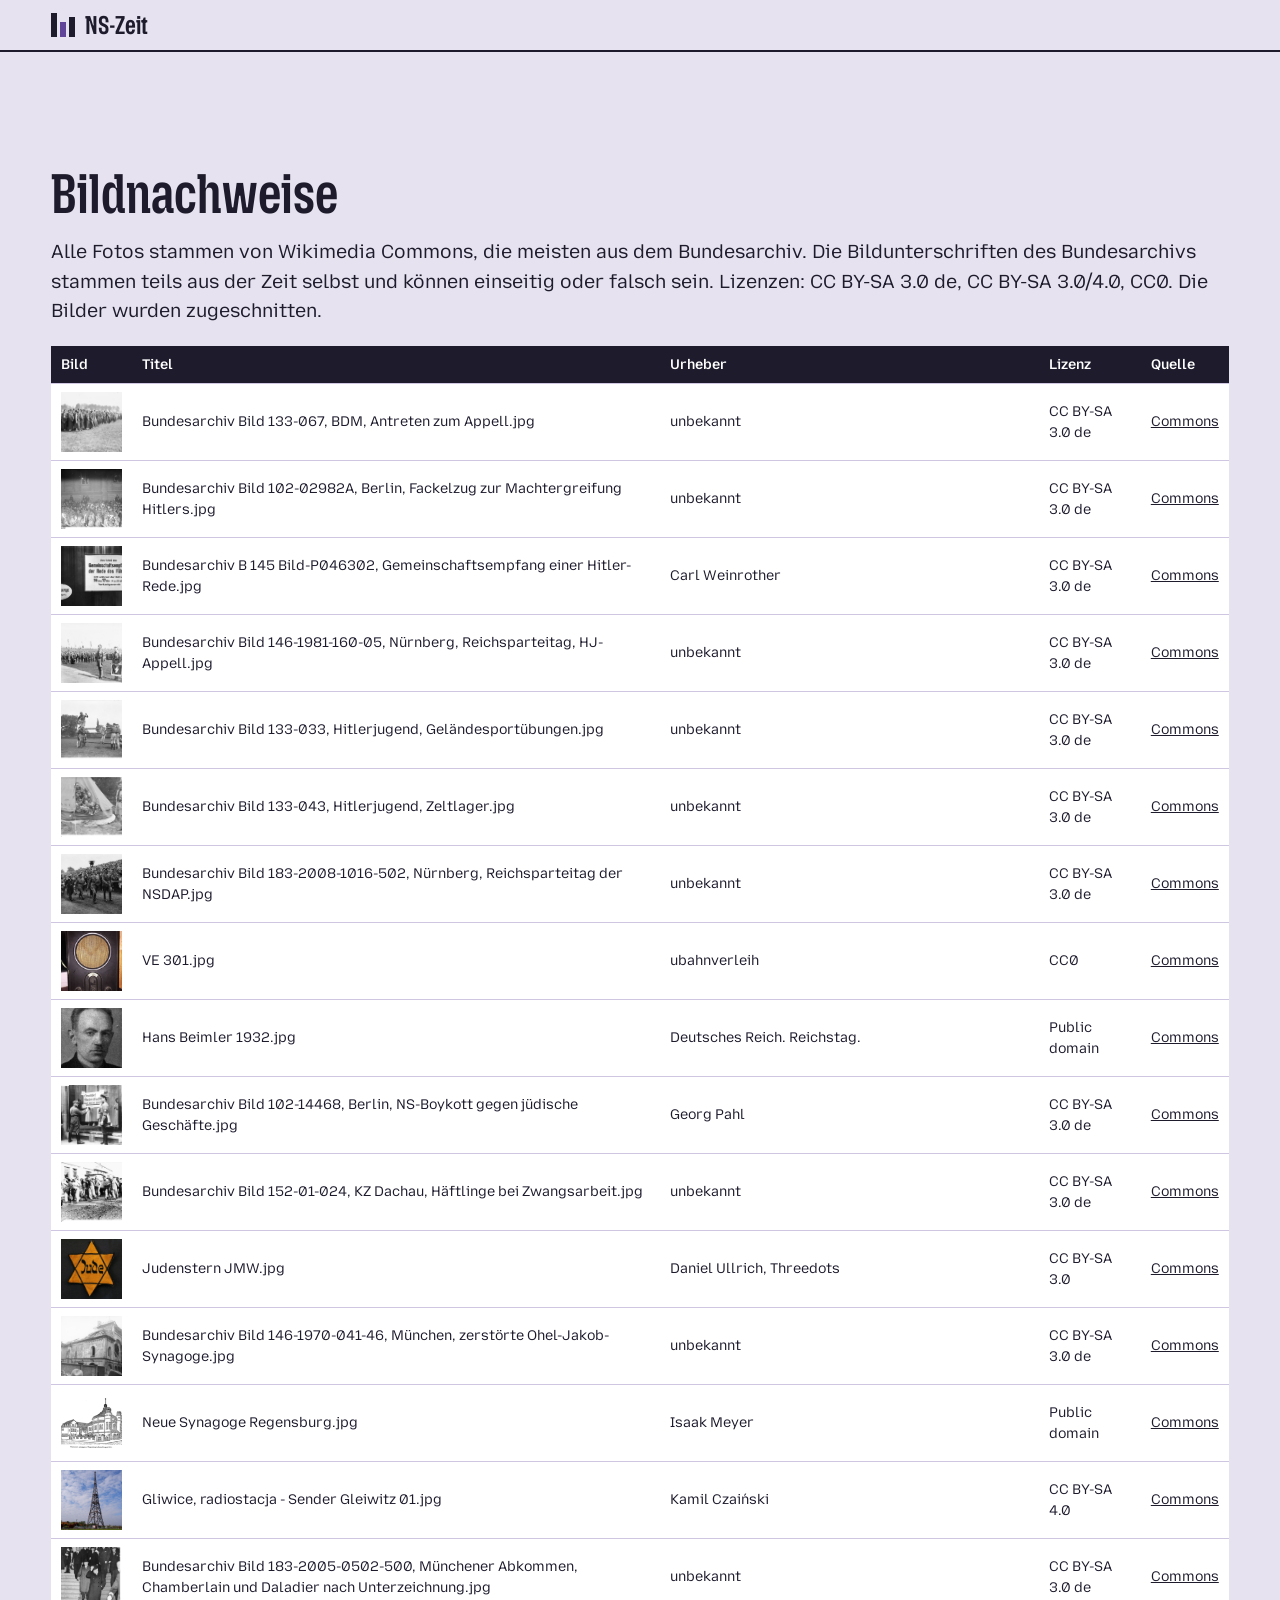
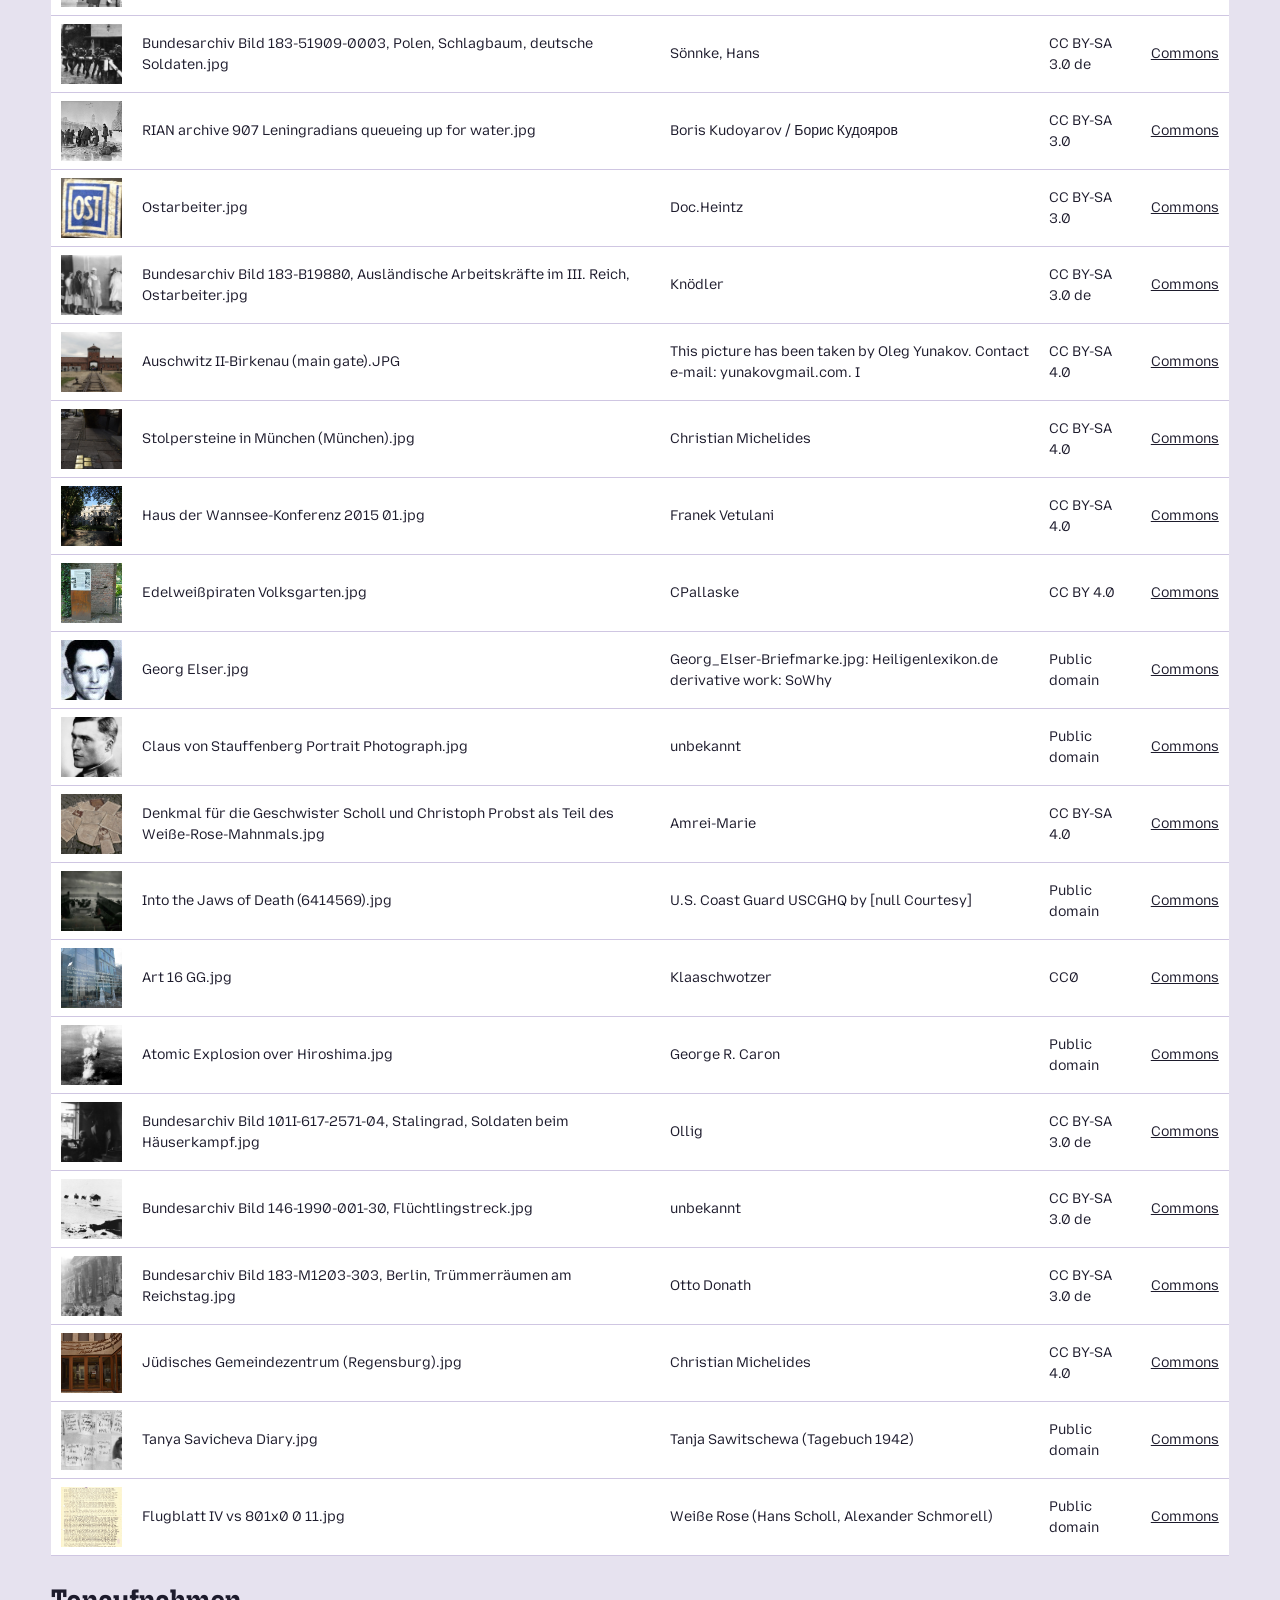
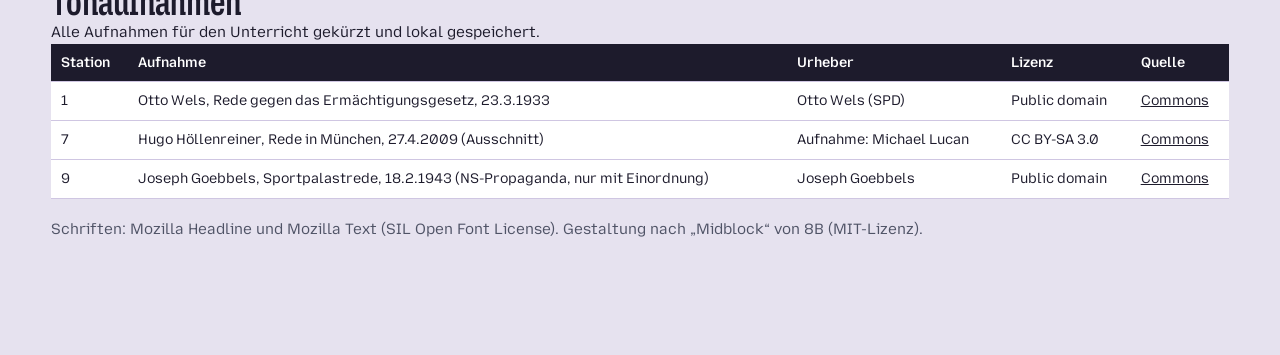
<file: bildnachweise.html>
<!doctype html><html lang="de"><head><meta charset="utf-8"><meta name="viewport" content="width=device-width, initial-scale=1"><title>Bildnachweise · NS-Zeit</title><link rel="icon" href="icon-32.png"><link rel="manifest" href="manifest.webmanifest">
<link rel="apple-touch-icon" href="icon-180.png"><link rel="stylesheet" href="assets/ns.css">
<style>table{width:100%;border-collapse:collapse;background:#fff;font-size:14px}td,th{text-align:left;padding:8px 10px;border-bottom:1px solid var(--sky-2);vertical-align:middle}th{background:var(--ink);color:#fff}</style></head>
<body><header class="bar"><a class="bar__mark" href="index.html"><i aria-hidden="true"><b></b><b></b><b></b></i>NS-Zeit</a></header>
<main class="section"><div class="wrap"><h1 class="h-l" style="margin-bottom:16px">Bildnachweise</h1>
<p style="margin-bottom:20px">Alle Fotos stammen von Wikimedia Commons, die meisten aus dem Bundesarchiv. Die Bildunterschriften des Bundesarchivs stammen teils aus der Zeit selbst und können einseitig oder falsch sein. Lizenzen: CC BY-SA 3.0 de, CC BY-SA 3.0/4.0, CC0. Die Bilder wurden zugeschnitten.</p>
<div style="overflow-x:auto"><table><tr><th>Bild</th><th>Titel</th><th>Urheber</th><th>Lizenz</th><th>Quelle</th></tr><tr><td><img src="img/foto/s1-bdm-appell.jpg" alt="" style="width:90px;height:60px;object-fit:cover"></td><td>Bundesarchiv Bild 133-067, BDM, Antreten zum Appell.jpg</td><td>unbekannt</td><td>CC BY-SA 3.0 de</td><td><a href="https://commons.wikimedia.org/wiki/File:Bundesarchiv_Bild_133-067,_BDM,_Antreten_zum_Appell.jpg">Commons</a></td></tr><tr><td><img src="img/foto/s1-fackelzug.jpg" alt="" style="width:90px;height:60px;object-fit:cover"></td><td>Bundesarchiv Bild 102-02982A, Berlin, Fackelzug zur Machtergreifung Hitlers.jpg</td><td>unbekannt</td><td>CC BY-SA 3.0 de</td><td><a href="https://commons.wikimedia.org/wiki/File:Bundesarchiv_Bild_102-02982A,_Berlin,_Fackelzug_zur_Machtergreifung_Hitlers.jpg">Commons</a></td></tr><tr><td><img src="img/foto/s1-gemeinschaftsempfang.jpg" alt="" style="width:90px;height:60px;object-fit:cover"></td><td>Bundesarchiv B 145 Bild-P046302, Gemeinschaftsempfang einer Hitler-Rede.jpg</td><td>Carl Weinrother</td><td>CC BY-SA 3.0 de</td><td><a href="https://commons.wikimedia.org/wiki/File:Bundesarchiv_B_145_Bild-P046302,_Gemeinschaftsempfang_einer_Hitler-Rede.jpg">Commons</a></td></tr><tr><td><img src="img/foto/s1-hj-appell.jpg" alt="" style="width:90px;height:60px;object-fit:cover"></td><td>Bundesarchiv Bild 146-1981-160-05, Nürnberg, Reichsparteitag, HJ-Appell.jpg</td><td>unbekannt</td><td>CC BY-SA 3.0 de</td><td><a href="https://commons.wikimedia.org/wiki/File:Bundesarchiv_Bild_146-1981-160-05,_N%C3%BCrnberg,_Reichsparteitag,_HJ-Appell.jpg">Commons</a></td></tr><tr><td><img src="img/foto/s1-hj-gelaende.jpg" alt="" style="width:90px;height:60px;object-fit:cover"></td><td>Bundesarchiv Bild 133-033, Hitlerjugend, Geländesportübungen.jpg</td><td>unbekannt</td><td>CC BY-SA 3.0 de</td><td><a href="https://commons.wikimedia.org/wiki/File:Bundesarchiv_Bild_133-033,_Hitlerjugend,_Gel%C3%A4ndesport%C3%BCbungen.jpg">Commons</a></td></tr><tr><td><img src="img/foto/s1-hj-zeltlager.jpg" alt="" style="width:90px;height:60px;object-fit:cover"></td><td>Bundesarchiv Bild 133-043, Hitlerjugend, Zeltlager.jpg</td><td>unbekannt</td><td>CC BY-SA 3.0 de</td><td><a href="https://commons.wikimedia.org/wiki/File:Bundesarchiv_Bild_133-043,_Hitlerjugend,_Zeltlager.jpg">Commons</a></td></tr><tr><td><img src="img/foto/s1-parteitag.jpg" alt="" style="width:90px;height:60px;object-fit:cover"></td><td>Bundesarchiv Bild 183-2008-1016-502, Nürnberg, Reichsparteitag der NSDAP.jpg</td><td>unbekannt</td><td>CC BY-SA 3.0 de</td><td><a href="https://commons.wikimedia.org/wiki/File:Bundesarchiv_Bild_183-2008-1016-502,_N%C3%BCrnberg,_Reichsparteitag_der_NSDAP.jpg">Commons</a></td></tr><tr><td><img src="img/foto/s1-volksempfaenger.jpg" alt="" style="width:90px;height:60px;object-fit:cover"></td><td>VE 301.jpg</td><td>ubahnverleih</td><td>CC0</td><td><a href="https://commons.wikimedia.org/wiki/File:VE_301.jpg">Commons</a></td></tr><tr><td><img src="img/foto/s2-beimler.jpg" alt="" style="width:90px;height:60px;object-fit:cover"></td><td>Hans Beimler 1932.jpg</td><td>Deutsches Reich. Reichstag.</td><td>Public domain</td><td><a href="https://commons.wikimedia.org/wiki/File:Hans_Beimler_1932.jpg">Commons</a></td></tr><tr><td><img src="img/foto/s2-boykott.jpg" alt="" style="width:90px;height:60px;object-fit:cover"></td><td>Bundesarchiv Bild 102-14468, Berlin, NS-Boykott gegen jüdische Geschäfte.jpg</td><td>Georg Pahl</td><td>CC BY-SA 3.0 de</td><td><a href="https://commons.wikimedia.org/wiki/File:Bundesarchiv_Bild_102-14468,_Berlin,_NS-Boykott_gegen_j%C3%BCdische_Gesch%C3%A4fte.jpg">Commons</a></td></tr><tr><td><img src="img/foto/s2-dachau.jpg" alt="" style="width:90px;height:60px;object-fit:cover"></td><td>Bundesarchiv Bild 152-01-024, KZ Dachau, Häftlinge bei Zwangsarbeit.jpg</td><td>unbekannt</td><td>CC BY-SA 3.0 de</td><td><a href="https://commons.wikimedia.org/wiki/File:Bundesarchiv_Bild_152-01-024,_KZ_Dachau,_H%C3%A4ftlinge_bei_Zwangsarbeit.jpg">Commons</a></td></tr><tr><td><img src="img/foto/s2-judenstern.jpg" alt="" style="width:90px;height:60px;object-fit:cover"></td><td>Judenstern JMW.jpg</td><td>Daniel Ullrich, Threedots</td><td>CC BY-SA 3.0</td><td><a href="https://commons.wikimedia.org/wiki/File:Judenstern_JMW.jpg">Commons</a></td></tr><tr><td><img src="img/foto/s2-ohel-jakob.jpg" alt="" style="width:90px;height:60px;object-fit:cover"></td><td>Bundesarchiv Bild 146-1970-041-46, München, zerstörte Ohel-Jakob-Synagoge.jpg</td><td>unbekannt</td><td>CC BY-SA 3.0 de</td><td><a href="https://commons.wikimedia.org/wiki/File:Bundesarchiv_Bild_146-1970-041-46,_M%C3%BCnchen,_zerst%C3%B6rte_Ohel-Jakob-Synagoge.jpg">Commons</a></td></tr><tr><td><img src="img/foto/s2-regensburg-neu.jpg" alt="" style="width:90px;height:60px;object-fit:cover"></td><td>Neue Synagoge Regensburg.jpg</td><td>Isaak Meyer</td><td>Public domain</td><td><a href="https://commons.wikimedia.org/wiki/File:Neue_Synagoge_Regensburg.jpg">Commons</a></td></tr><tr><td><img src="img/foto/s3-gleiwitz.jpg" alt="" style="width:90px;height:60px;object-fit:cover"></td><td>Gliwice, radiostacja - Sender Gleiwitz 01.jpg</td><td>Kamil Czaiński</td><td>CC BY-SA 4.0</td><td><a href="https://commons.wikimedia.org/wiki/File:Gliwice,_radiostacja_-_Sender_Gleiwitz_01.jpg">Commons</a></td></tr><tr><td><img src="img/foto/s3-muenchen-1938.jpg" alt="" style="width:90px;height:60px;object-fit:cover"></td><td>Bundesarchiv Bild 183-2005-0502-500, Münchener Abkommen, Chamberlain und Daladier nach Unterzeichnung.jpg</td><td>unbekannt</td><td>CC BY-SA 3.0 de</td><td><a href="https://commons.wikimedia.org/wiki/File:Bundesarchiv_Bild_183-2005-0502-500,_M%C3%BCnchener_Abkommen,_Chamberlain_und_Daladier_nach_Unterzeichnung.jpg">Commons</a></td></tr><tr><td><img src="img/foto/s3-schlagbaum.jpg" alt="" style="width:90px;height:60px;object-fit:cover"></td><td>Bundesarchiv Bild 183-51909-0003, Polen, Schlagbaum, deutsche Soldaten.jpg</td><td>Sönnke, Hans</td><td>CC BY-SA 3.0 de</td><td><a href="https://commons.wikimedia.org/wiki/File:Bundesarchiv_Bild_183-51909-0003,_Polen,_Schlagbaum,_deutsche_Soldaten.jpg">Commons</a></td></tr><tr><td><img src="img/foto/s4-leningrad.jpg" alt="" style="width:90px;height:60px;object-fit:cover"></td><td>RIAN archive 907 Leningradians queueing up for water.jpg</td><td>Boris Kudoyarov / Борис Кудояров</td><td>CC BY-SA 3.0</td><td><a href="https://commons.wikimedia.org/wiki/File:RIAN_archive_907_Leningradians_queueing_up_for_water.jpg">Commons</a></td></tr><tr><td><img src="img/foto/s4-ost.jpg" alt="" style="width:90px;height:60px;object-fit:cover"></td><td>Ostarbeiter.jpg</td><td>Doc.Heintz</td><td>CC BY-SA 3.0</td><td><a href="https://commons.wikimedia.org/wiki/File:Ostarbeiter.jpg">Commons</a></td></tr><tr><td><img src="img/foto/s4-ostarbeiter.jpg" alt="" style="width:90px;height:60px;object-fit:cover"></td><td>Bundesarchiv Bild 183-B19880, Ausländische Arbeitskräfte im III. Reich, Ostarbeiter.jpg</td><td>Knödler</td><td>CC BY-SA 3.0 de</td><td><a href="https://commons.wikimedia.org/wiki/File:Bundesarchiv_Bild_183-B19880,_Ausl%C3%A4ndische_Arbeitskr%C3%A4fte_im_III._Reich,_Ostarbeiter.jpg">Commons</a></td></tr><tr><td><img src="img/foto/s5-birkenau.jpg" alt="" style="width:90px;height:60px;object-fit:cover"></td><td>Auschwitz II-Birkenau (main gate).JPG</td><td>This picture has been taken by Oleg Yunakov. Contact e-mail: yunakovgmail.com. I</td><td>CC BY-SA 4.0</td><td><a href="https://commons.wikimedia.org/wiki/File:Auschwitz_II-Birkenau_(main_gate).JPG">Commons</a></td></tr><tr><td><img src="img/foto/s5-stolpersteine.jpg" alt="" style="width:90px;height:60px;object-fit:cover"></td><td>Stolpersteine in München (München).jpg</td><td>Christian Michelides</td><td>CC BY-SA 4.0</td><td><a href="https://commons.wikimedia.org/wiki/File:Stolpersteine_in_M%C3%BCnchen_(M%C3%BCnchen).jpg">Commons</a></td></tr><tr><td><img src="img/foto/s5-wannsee.jpg" alt="" style="width:90px;height:60px;object-fit:cover"></td><td>Haus der Wannsee-Konferenz 2015 01.jpg</td><td>Franek Vetulani</td><td>CC BY-SA 4.0</td><td><a href="https://commons.wikimedia.org/wiki/File:Haus_der_Wannsee-Konferenz_2015_01.jpg">Commons</a></td></tr><tr><td><img src="img/foto/s6-edelweiss.jpg" alt="" style="width:90px;height:60px;object-fit:cover"></td><td>Edelweißpiraten Volksgarten.jpg</td><td>CPallaske</td><td>CC BY 4.0</td><td><a href="https://commons.wikimedia.org/wiki/File:Edelwei%C3%9Fpiraten_Volksgarten.jpg">Commons</a></td></tr><tr><td><img src="img/foto/s6-elser.jpg" alt="" style="width:90px;height:60px;object-fit:cover"></td><td>Georg Elser.jpg</td><td>Georg_Elser-Briefmarke.jpg: Heiligenlexikon.de derivative work: SoWhy</td><td>Public domain</td><td><a href="https://commons.wikimedia.org/wiki/File:Georg_Elser.jpg">Commons</a></td></tr><tr><td><img src="img/foto/s6-stauffenberg.jpg" alt="" style="width:90px;height:60px;object-fit:cover"></td><td>Claus von Stauffenberg Portrait Photograph.jpg</td><td>unbekannt</td><td>Public domain</td><td><a href="https://commons.wikimedia.org/wiki/File:Claus_von_Stauffenberg_Portrait_Photograph.jpg">Commons</a></td></tr><tr><td><img src="img/foto/s6-weisse-rose.jpg" alt="" style="width:90px;height:60px;object-fit:cover"></td><td>Denkmal für die Geschwister Scholl und Christoph Probst als Teil des Weiße-Rose-Mahnmals.jpg</td><td>Amrei-Marie</td><td>CC BY-SA 4.0</td><td><a href="https://commons.wikimedia.org/wiki/File:Denkmal_f%C3%BCr_die_Geschwister_Scholl_und_Christoph_Probst_als_Teil_des_Wei%C3%9Fe-Rose-Mahnmals.jpg">Commons</a></td></tr><tr><td><img src="img/foto/s7-dday.jpg" alt="" style="width:90px;height:60px;object-fit:cover"></td><td>Into the Jaws of Death (6414569).jpg</td><td>U.S. Coast Guard USCGHQ by [null Courtesy]</td><td>Public domain</td><td><a href="https://commons.wikimedia.org/wiki/File:Into_the_Jaws_of_Death_(6414569).jpg">Commons</a></td></tr><tr><td><img src="img/foto/s7-gg-art16.jpg" alt="" style="width:90px;height:60px;object-fit:cover"></td><td>Art 16 GG.jpg</td><td>Klaaschwotzer</td><td>CC0</td><td><a href="https://commons.wikimedia.org/wiki/File:Art_16_GG.jpg">Commons</a></td></tr><tr><td><img src="img/foto/s7-hiroshima.jpg" alt="" style="width:90px;height:60px;object-fit:cover"></td><td>Atomic Explosion over Hiroshima.jpg</td><td>George R. Caron</td><td>Public domain</td><td><a href="https://commons.wikimedia.org/wiki/File:Atomic_Explosion_over_Hiroshima.jpg">Commons</a></td></tr><tr><td><img src="img/foto/s7-stalingrad.jpg" alt="" style="width:90px;height:60px;object-fit:cover"></td><td>Bundesarchiv Bild 101I-617-2571-04, Stalingrad, Soldaten beim Häuserkampf.jpg</td><td>Ollig</td><td>CC BY-SA 3.0 de</td><td><a href="https://commons.wikimedia.org/wiki/File:Bundesarchiv_Bild_101I-617-2571-04,_Stalingrad,_Soldaten_beim_H%C3%A4userkampf.jpg">Commons</a></td></tr><tr><td><img src="img/foto/s7-treck.jpg" alt="" style="width:90px;height:60px;object-fit:cover"></td><td>Bundesarchiv Bild 146-1990-001-30, Flüchtlingstreck.jpg</td><td>unbekannt</td><td>CC BY-SA 3.0 de</td><td><a href="https://commons.wikimedia.org/wiki/File:Bundesarchiv_Bild_146-1990-001-30,_Fl%C3%BCchtlingstreck.jpg">Commons</a></td></tr><tr><td><img src="img/foto/s7-truemmer.jpg" alt="" style="width:90px;height:60px;object-fit:cover"></td><td>Bundesarchiv Bild 183-M1203-303, Berlin, Trümmerräumen am Reichstag.jpg</td><td>Otto Donath</td><td>CC BY-SA 3.0 de</td><td><a href="https://commons.wikimedia.org/wiki/File:Bundesarchiv_Bild_183-M1203-303,_Berlin,_Tr%C3%BCmmerr%C3%A4umen_am_Reichstag.jpg">Commons</a></td></tr><tr><td><img src="img/foto/s4-regensburg-2019.jpg" alt="" style="width:90px;height:60px;object-fit:cover"></td><td>Jüdisches Gemeindezentrum (Regensburg).jpg</td><td>Christian Michelides</td><td>CC BY-SA 4.0</td><td><a href="https://commons.wikimedia.org/wiki/File:J%C3%BCdisches_Gemeindezentrum_(Regensburg).jpg">Commons</a></td></tr><tr><td><img src="img/foto/s6-tanja.jpg" alt="" style="width:90px;height:60px;object-fit:cover"></td><td>Tanya Savicheva Diary.jpg</td><td>Tanja Sawitschewa (Tagebuch 1942)</td><td>Public domain</td><td><a href="https://commons.wikimedia.org/wiki/File:Tanya_Savicheva_Diary.jpg">Commons</a></td></tr><tr><td><img src="img/foto/s8-flugblatt4.jpg" alt="" style="width:90px;height:60px;object-fit:cover"></td><td>Flugblatt IV vs 801x0 0 11.jpg</td><td>Weiße Rose (Hans Scholl, Alexander Schmorell)</td><td>Public domain</td><td><a href="https://commons.wikimedia.org/wiki/File:Flugblatt_IV_vs_801x0_0_11.jpg">Commons</a></td></tr></table></div><h2 class="h-m" style="margin-top:28px">Tonaufnahmen</h2><p class="small">Alle Aufnahmen für den Unterricht gekürzt und lokal gespeichert.</p><div style="overflow-x:auto"><table><tr><th>Station</th><th>Aufnahme</th><th>Urheber</th><th>Lizenz</th><th>Quelle</th></tr><tr><td>1</td><td>Otto Wels, Rede gegen das Ermächtigungsgesetz, 23.3.1933</td><td>Otto Wels (SPD)</td><td>Public domain</td><td><a href="https://commons.wikimedia.org/wiki/File:Otto_Wels_rede_1933.ogg">Commons</a></td></tr><tr><td>7</td><td>Hugo Höllenreiner, Rede in München, 27.4.2009 (Ausschnitt)</td><td>Aufnahme: Michael Lucan</td><td>CC BY-SA 3.0</td><td><a href="https://commons.wikimedia.org/wiki/File:2009-04-27_Hugo_H%C3%B6llenreiner_(Ausschnitt)_22050Hz.ogg">Commons</a></td></tr><tr><td>9</td><td>Joseph Goebbels, Sportpalastrede, 18.2.1943 (NS-Propaganda, nur mit Einordnung)</td><td>Joseph Goebbels</td><td>Public domain</td><td><a href="https://commons.wikimedia.org/wiki/File:Joseph_Goebbels_Rede_im_Berliner_Sportpalast_1943.ogg">Commons</a></td></tr></table></div>
<p class="small muted" style="margin-top:20px">Schriften: Mozilla Headline und Mozilla Text (SIL Open Font License). Gestaltung nach „Midblock“ von 8B (MIT-Lizenz).</p></div></main></body></html>
</file>
<file: assets/ns.css>
/* NS-Zeit Lernlandkarte: gemeinsames Stylesheet.
   Optik nach der Vorlage "Midblock" (8B, MIT): flache Farbblöcke, gestufte Höhen,
   schmale Headline-Schrift, Fotos die beim Erscheinen scharf werden. Farbwelt auf GPG-Lila angepasst. */

@font-face { font-family: "Mozilla Headline"; font-style: normal; font-weight: 500 700; font-stretch: 75%; font-display: swap; src: url(mozilla-headline.woff2) format("woff2"); }
@font-face { font-family: "Mozilla Text"; font-style: normal; font-weight: 400 600; font-display: swap; src: url(mozilla-text.woff2) format("woff2"); }

:root {
  --sky: #e6e2ef;      /* Seitengrund, blasses Lila-Grau */
  --sky-2: #cfc6e2;
  --ink: #1d1b2c;      /* Text, dunkle Flächen */
  --cream: #f4f0ec;    /* helle Blöcke */
  --lila: #5f4497;     /* GPG-Fachfarbe */
  --lila-hell: #d9cdf0;
  --brick: #b9471f;    /* Warnstreifen, Mechanismus */
  --sand: #e7a36a;
  --green: #3f6964;
  --plaster: #e6dad8;
  --muted: #4f5366;
  --white: #ffffff;
  --ok: #2f7d4f;
  --font-head: "Mozilla Headline", "Arial Narrow", Arial, sans-serif;
  --font-text: "Mozilla Text", Arial, sans-serif;
  --gap: clamp(16px, 4vw, 64px);
  --space: clamp(56px, 9vw, 128px);
}

*, *::before, *::after { box-sizing: border-box; }
html { -webkit-text-size-adjust: 100%; text-size-adjust: 100%; scroll-behavior: smooth; }
body { margin: 0; background: var(--sky); color: var(--ink); font-family: var(--font-text); font-size: clamp(17px, 0.6vw + 13px, 19px); line-height: 1.55; overflow-x: hidden; }
img { display: block; max-width: 100%; }
h1, h2, h3, h4, p, ul, ol, figure, blockquote { margin: 0; }
ul, ol { padding: 0; list-style: none; }
a { color: inherit; }
button, input, textarea, select { font: inherit; color: inherit; }
:focus-visible { outline: 3px solid var(--lila); outline-offset: 3px; }
.sr-only { position: absolute; width: 1px; height: 1px; overflow: hidden; clip-path: inset(50%); white-space: nowrap; }

/* Typo */
.h-xl { font-family: var(--font-head); font-stretch: 75%; font-weight: 650; font-size: clamp(46px, 6vw, 96px); line-height: .93; }
.h-l { font-family: var(--font-head); font-stretch: 75%; font-weight: 620; font-size: clamp(36px, 4.4vw, 68px); line-height: .96; }
.h-m { font-family: var(--font-head); font-stretch: 75%; font-weight: 600; font-size: clamp(26px, 1.8vw + 14px, 38px); line-height: 1.02; }
.h-s { font-family: var(--font-head); font-stretch: 75%; font-weight: 600; font-size: clamp(21px, 1vw + 14px, 26px); line-height: 1.1; }
.label { font-size: 13px; font-weight: 600; letter-spacing: .07em; text-transform: uppercase; line-height: 1.3; }
.lead { font-size: clamp(19px, 1.1vw + 11px, 23px); line-height: 1.45; }
.muted { color: var(--muted); }
.small { font-size: 15px; line-height: 1.45; }
p + p { margin-top: .7em; }

/* Kopfleiste */
.bar { position: sticky; top: 0; z-index: 20; display: flex; align-items: center; justify-content: space-between; gap: 16px; padding: 12px var(--gap); background: var(--sky); border-bottom: 2px solid var(--ink); }
.bar__mark { display: flex; align-items: center; gap: 10px; text-decoration: none; font-family: var(--font-head); font-stretch: 75%; font-weight: 650; font-size: 26px; line-height: 1; }
.bar__mark i { display: inline-flex; gap: 3px; align-items: flex-end; height: 24px; }
.bar__mark i b { display: block; width: 6px; background: var(--ink); }
.bar__mark i b:nth-child(1) { height: 100%; } .bar__mark i b:nth-child(2) { height: 62%; background: var(--lila); } .bar__mark i b:nth-child(3) { height: 82%; }
.bar__nav { display: flex; gap: 10px; align-items: center; }

/* Knöpfe */
.btn, .btn-2 { display: inline-flex; align-items: center; justify-content: center; gap: 8px; min-height: 50px; padding: 0 22px; border: 2px solid var(--ink); font-weight: 600; font-size: 16px; text-decoration: none; cursor: pointer; transition: background .2s, color .2s; -webkit-tap-highlight-color: transparent; }
.btn { background: var(--ink); color: var(--white); }
.btn:hover { background: var(--lila); border-color: var(--lila); }
.btn-2 { background: transparent; color: var(--ink); }
.btn-2:hover { background: var(--ink); color: var(--white); }
.btn[disabled] { opacity: .45; cursor: not-allowed; }
.btn--lila { background: var(--lila); border-color: var(--lila); }

/* Farbstreifen wie ein Gehweg */
.pavement { height: 16px; background: linear-gradient(to bottom, var(--ink) 0 34%, var(--lila) 34% 67%, var(--sand) 67% 100%); }
.stripes { display: grid; gap: 4px; }
.stripes span { height: 6px; display: block; }
.stripes span:nth-child(1) { background: var(--brick); } .stripes span:nth-child(2) { background: var(--sand); } .stripes span:nth-child(3) { background: var(--lila); }

/* Fotos werden scharf, wenn sie ins Bild kommen */
.reveal { overflow: hidden; position: relative; background: var(--plaster); }
.reveal img { width: 100%; height: 100%; object-fit: cover; transform: scaleX(1.6); filter: blur(14px) saturate(1.3); transition: transform 1.1s cubic-bezier(.25,1,.5,1), filter 1.1s; }
.reveal.is-in img { transform: none; filter: none; }
@media (prefers-reduced-motion: reduce) { .reveal img { transform: none; filter: none; transition: none; } html { scroll-behavior: auto; } }

.credit { font-size: 12px; line-height: 1.35; color: var(--muted); margin-top: 6px; }
.credit a { color: inherit; }

/* Abschnitte */
.section { padding: var(--space) var(--gap); }
.section--white { background: var(--white); }
.section--dark { background: var(--ink); color: var(--white); }
.section--dark .muted { color: #c5c3d4; }
.wrap { max-width: 1180px; margin: 0 auto; }
.narrow { max-width: 760px; }
.block { background: var(--cream); padding: clamp(20px, 3vw, 40px); }
.block--plaster { background: var(--plaster); }
.block--sand { background: var(--sand); }
.block--lila { background: var(--lila); color: var(--white); }
.block--ink { background: var(--ink); color: var(--white); }
.block--white { background: var(--white); }

/* ---------- Startseite: Eröffnung ---------- */
.opening { position: relative; min-height: min(88svh, 900px); padding: 48px var(--gap) 0; display: grid; grid-template-columns: minmax(0, 1fr); align-items: end; overflow: hidden; background: linear-gradient(to bottom, var(--sky-2), var(--sky) 70%); }
.opening__slabs { position: absolute; inset: 40px 0 72px; display: flex; align-items: flex-end; gap: 0; pointer-events: none; }
.opening__slab { flex: var(--w) 0 0; height: var(--h); }
.opening__slab .reveal { height: 100%; }
.opening__slab--gap { visibility: hidden; }
.opening__stack { position: relative; z-index: 2; justify-self: center; width: min(640px, 100%); display: grid; margin-bottom: 72px; }
.opening__stack .block:nth-child(2) { margin-left: clamp(0px, 10%, 80px); }
.opening__stack .block:nth-child(3) { width: fit-content; max-width: 100%; }
.opening__floor { position: absolute; left: 0; right: 0; bottom: 0; }

/* ---------- Startseite: Zeitstrahl seitwärts ---------- */
.track-head { display: flex; flex-wrap: wrap; justify-content: space-between; align-items: end; gap: 24px; padding: 0 var(--gap); margin-bottom: 28px; }
.track-hint { display: flex; gap: 8px; }
.track-hint button { width: 50px; height: 50px; border: 2px solid var(--ink); background: transparent; font-size: 22px; cursor: pointer; }
.track-hint button:hover { background: var(--ink); color: var(--white); }
.track { scroll-padding-inline: var(--gap); display: flex; align-items: flex-end; gap: clamp(14px, 2.4vw, 34px); overflow-x: auto; scroll-snap-type: x mandatory; padding: 12px var(--gap) 10px; scrollbar-width: thin; -webkit-overflow-scrolling: touch; overscroll-behavior-x: contain; }
.track::-webkit-scrollbar { height: 8px; } .track::-webkit-scrollbar-thumb { background: var(--ink); }
.station { flex: none; width: clamp(270px, calc(var(--w, 1) * 22vw), 420px); scroll-snap-align: start; display: grid; text-decoration: none; color: inherit; }
.station__year { font-family: var(--font-head); font-stretch: 75%; font-weight: 650; font-size: 22px; margin-bottom: 8px; display: flex; justify-content: space-between; align-items: baseline; }
.station__photo { height: calc(var(--h, 40) * 1svh); min-height: 220px; max-height: 520px; }
.station__plate { min-height: 230px; padding-top: 14px; border-top: 4px solid var(--ink); display: grid; gap: 8px; align-content: start; }
.station__plate p { font-size: 15.5px; line-height: 1.45; }
.station__state { display: inline-flex; align-items: center; gap: 8px; font-size: 13px; font-weight: 600; letter-spacing: .06em; text-transform: uppercase; }
.station__state::before { content: ""; width: 12px; height: 12px; background: var(--muted); }
.station[data-state="offen"] .station__state::before { background: var(--lila); }
.station[data-state="fertig"] .station__state::before { background: var(--ok); }
.station[data-state="zu"] .station__photo img { filter: grayscale(1) blur(2px); opacity: .55; }
.station__lock { display: flex; gap: 6px; margin-top: 4px; }
.station__lock input { width: 100%; min-height: 46px; padding: 0 12px; border: 2px solid var(--ink); background: var(--white); text-transform: uppercase; letter-spacing: .08em; }
.station__lock .btn { min-height: 46px; padding: 0 14px; }
.station__msg { font-size: 14px; color: var(--brick); min-height: 1.2em; }
.station--end { width: clamp(260px, 26vw, 360px); align-self: stretch; display: grid; align-content: end; }
.track-floor { margin: 0 var(--gap); }
.legend { display: flex; flex-wrap: wrap; gap: 18px; padding: 14px var(--gap) 0; font-size: 14px; }
.legend span { display: inline-flex; align-items: center; gap: 8px; }
.legend i { width: 12px; height: 12px; display: inline-block; }

/* So arbeitest du */
.steps { display: grid; grid-template-columns: repeat(auto-fit, minmax(220px, 1fr)); gap: 0; }
.steps li { padding: 24px; border-top: 4px solid var(--ink); background: var(--white); }
.steps li:nth-child(2) { background: var(--cream); margin-top: 28px; }
.steps li:nth-child(3) { background: var(--plaster); margin-top: 12px; }
.steps li:nth-child(4) { background: var(--lila-hell); margin-top: 40px; }
.steps .num { font-family: var(--font-head); font-stretch: 75%; font-size: 54px; font-weight: 650; line-height: 1; color: var(--lila); }

/* ---------- Stundenseite ---------- */
.lesson-hero { display: grid; grid-template-columns: minmax(0, 1.1fr) minmax(0, .9fr); gap: 0; align-items: end; padding: 40px var(--gap) 0; }
.lesson-hero__text { display: grid; gap: 0; align-self: center; }
.lesson-hero__photo { height: min(62svh, 560px); }
.timeline-mini { display: flex; gap: 0; margin-top: 28px; flex-wrap: wrap; }
.timeline-mini span { padding: 10px 14px; font-size: 14px; font-weight: 600; border-top: 4px solid var(--ink); background: var(--white); }
.timeline-mini span:nth-child(2) { background: var(--cream); } .timeline-mini span:nth-child(3) { background: var(--plaster); } .timeline-mini span:nth-child(4) { background: var(--lila-hell); }
.timeline-mini b { font-family: var(--font-head); font-stretch: 75%; font-size: 20px; margin-right: 6px; }

.toc { position: sticky; top: 68px; z-index: 15; display: flex; gap: 0; overflow-x: auto; background: var(--white); border-bottom: 2px solid var(--ink); scrollbar-width: none; }
.toc::-webkit-scrollbar { display: none; }
.toc a { flex: none; padding: 14px 18px; text-decoration: none; font-weight: 600; font-size: 15px; border-right: 1px solid var(--sky-2); display: flex; gap: 8px; align-items: center; }
.toc a.is-done::after { content: "✓"; color: var(--ok); font-weight: 700; }
.toc a:hover { background: var(--sky); }

.part { padding: var(--space) var(--gap); scroll-margin-top: 120px; }
.part:nth-of-type(even) { background: var(--white); }
.part__head { display: grid; gap: 10px; margin-bottom: 34px; max-width: 860px; }
.part__tag { display: inline-flex; gap: 10px; align-items: center; }
.part__tag .chip { padding: 5px 10px; background: var(--ink); color: var(--white); font-size: 13px; font-weight: 600; letter-spacing: .06em; text-transform: uppercase; }
.part__tag .chip--lila { background: var(--lila); }
.part__tag .chip--sand { background: var(--sand); color: var(--ink); }
.part__tag .chip--brick { background: var(--brick); }
.grid-2 { display: grid; grid-template-columns: repeat(2, minmax(0, 1fr)); gap: clamp(20px, 3vw, 44px); align-items: start; }
.grid-3 { display: grid; grid-template-columns: repeat(3, minmax(0, 1fr)); gap: 20px; }
.stack { display: grid; gap: 20px; }

.book { display: inline-flex; gap: 8px; align-items: center; padding: 6px 12px; border: 2px solid var(--ink); font-weight: 600; font-size: 15px; background: var(--white); }
.book::before { content: ""; width: 14px; height: 18px; background: linear-gradient(90deg, var(--lila) 0 30%, var(--ink) 30%); }

/* Video */
.video { position: relative; aspect-ratio: 16 / 9; background: var(--ink); color: var(--white); overflow: hidden; }
.video iframe { position: absolute; inset: 0; width: 100%; height: 100%; border: 0; }
.video__poster { position: absolute; inset: 0; display: grid; place-content: center; gap: 12px; text-align: center; padding: 20px; border: 0; width: 100%; background: linear-gradient(135deg, var(--ink), #3a2f5a); color: var(--white); cursor: pointer; }
.video__poster .play { width: 78px; height: 78px; margin: 0 auto; background: var(--sand); display: grid; place-items: center; }
.video__poster .play::before { content: ""; border-left: 26px solid var(--ink); border-top: 16px solid transparent; border-bottom: 16px solid transparent; margin-left: 6px; }
.video__meta { display: flex; flex-wrap: wrap; justify-content: space-between; gap: 8px; margin-top: 8px; font-size: 14px; }

/* Zitat / Quelle */
.quote { background: #fbf3dc; padding: 24px 26px; border-left: 6px solid var(--sand); font-family: Georgia, "Times New Roman", serif; font-size: 18px; line-height: 1.55; }
.quote cite { display: block; margin-top: 10px; font-family: var(--font-text); font-style: normal; font-size: 13px; color: var(--muted); }

/* Aufgaben */
.task { background: var(--white); border-top: 4px solid var(--lila); padding: clamp(18px, 2.4vw, 30px); display: grid; gap: 14px; }
.part:nth-of-type(even) .task { background: var(--sky); }
.task__q { font-weight: 600; }
.task__q b { font-family: var(--font-head); font-stretch: 75%; font-size: 22px; color: var(--lila); margin-right: 6px; }
textarea.answer { width: 100%; min-height: 92px; padding: 12px 14px; border: 2px solid var(--ink); background: var(--white); resize: vertical; line-height: 1.5; }
textarea.answer:focus { outline: 3px solid var(--lila); outline-offset: 0; }
.saved { font-size: 13px; color: var(--ok); min-height: 1.2em; }

/* Auswahl-Karten */
.choices { display: grid; grid-template-columns: repeat(auto-fit, minmax(150px, 1fr)); gap: 10px; }
.choice { min-height: 56px; padding: 12px 14px; border: 2px solid var(--ink); background: var(--white); text-align: left; cursor: pointer; font-weight: 600; font-size: 16px; line-height: 1.3; transition: background .15s; }
.choice:hover { background: var(--lila-hell); }
.choice[aria-pressed="true"] { background: var(--ink); color: var(--white); }
.choice.is-right { background: var(--ok); border-color: var(--ok); color: var(--white); }
.choice.is-wrong { background: var(--brick); border-color: var(--brick); color: var(--white); }

/* Zuordnen: Beispiel -> Trick */
.match { display: grid; gap: 14px; }
.match__row { display: grid; grid-template-columns: minmax(0, 1.2fr) minmax(0, 1fr); gap: 12px; align-items: center; padding: 14px; background: var(--white); border-left: 6px solid var(--sky-2); }
.match__row.is-right { border-left-color: var(--ok); }
.match__row.is-wrong { border-left-color: var(--brick); }
.match__row img { width: 100%; height: 120px; object-fit: cover; }
.match select { width: 100%; min-height: 50px; padding: 0 10px; border: 2px solid var(--ink); background: var(--white); font-weight: 600; }
.feedback { font-weight: 600; min-height: 1.3em; }
.feedback.ok { color: var(--ok); } .feedback.no { color: var(--brick); }

/* Sortieren in zwei Spalten */
.sorter { display: grid; gap: 14px; }
.sorter__pool { display: flex; flex-wrap: wrap; gap: 8px; min-height: 60px; padding: 12px; background: var(--cream); border: 2px dashed var(--muted); }
.sorter__cols { display: grid; grid-template-columns: 1fr 1fr; gap: 12px; }
.sorter__col { min-height: 160px; padding: 12px; border: 2px solid var(--ink); background: var(--white); display: flex; flex-direction: column; gap: 8px; }
.sorter__col h4 { font-family: var(--font-head); font-stretch: 75%; font-size: 22px; }
.sorter__col--a h4 { color: var(--green); } .sorter__col--b h4 { color: var(--brick); }
.chipcard { padding: 10px 12px; background: var(--white); border: 2px solid var(--ink); font-weight: 600; font-size: 15px; cursor: pointer; text-align: left; }
.chipcard.is-sel { background: var(--lila); color: var(--white); border-color: var(--lila); }
.sorter__col .chipcard { background: var(--sky); }
.sorter__col .chipcard.is-right { border-color: var(--ok); }
.sorter__col .chipcard.is-wrong { border-color: var(--brick); background: #f6ddd3; }

/* Lebensweg (Buch 78.2) */
.lifepath { display: grid; grid-template-columns: repeat(6, minmax(0, 1fr)); gap: 0; align-items: end; }
.lifepath button { border: 0; padding: 0; background: none; cursor: pointer; text-align: left; display: grid; }
.lifepath .bar-step { height: calc(var(--h) * 1px); background: var(--lila-hell); border-top: 4px solid var(--ink); transition: background .2s; }
.lifepath button:nth-child(odd) .bar-step { background: var(--plaster); }
.lifepath button[aria-pressed="true"] .bar-step { background: var(--lila); }
.lifepath .age { font-family: var(--font-head); font-stretch: 75%; font-size: 30px; font-weight: 650; padding: 6px 4px 0; }
.lifepath .org { font-size: 13px; font-weight: 600; padding: 0 4px; min-height: 2.6em; }
.lifeinfo { margin-top: 16px; min-height: 120px; }

/* Bildanalyse 4 Schritte */
.analyse { display: grid; grid-template-columns: minmax(0, 1fr) minmax(0, 1fr); gap: clamp(20px, 3vw, 40px); align-items: start; }
.analyse__photo { position: sticky; top: 140px; }
.zoom { position: relative; overflow: hidden; cursor: zoom-in; }
.zoom img { width: 100%; transition: transform .4s; transform-origin: var(--zx, 50%) var(--zy, 50%); }
.zoom.is-zoom img { transform: scale(2.2); cursor: zoom-out; }
.step4 { display: grid; gap: 14px; }
.step4 details { background: var(--white); border-top: 4px solid var(--ink); }
.step4 summary { padding: 16px 18px; cursor: pointer; font-family: var(--font-head); font-stretch: 75%; font-size: 23px; font-weight: 600; list-style: none; display: flex; justify-content: space-between; }
.step4 summary::-webkit-details-marker { display: none; }
.step4 summary::after { content: "+"; font-size: 26px; }
.step4 details[open] summary::after { content: "−"; }
.step4 .inner { padding: 0 18px 18px; display: grid; gap: 10px; }

/* Feed-Einstieg */
.feed { display: grid; grid-template-columns: repeat(auto-fit, minmax(230px, 1fr)); gap: 16px; }
.post { background: var(--white); border: 2px solid var(--ink); display: grid; }
.post__head { display: flex; align-items: center; gap: 10px; padding: 10px 12px; font-size: 14px; font-weight: 600; }
.post__head i { width: 30px; height: 30px; border-radius: 50%; background: var(--ink); display: inline-block; }
.post__img { height: 230px; }
.post__cap { padding: 10px 12px; font-size: 15px; line-height: 1.4; }
.post__react { display: flex; flex-wrap: wrap; gap: 6px; padding: 0 12px 12px; }
.post__react button { padding: 6px 10px; border: 2px solid var(--ink); background: var(--white); font-size: 14px; font-weight: 600; cursor: pointer; }
.post__react button[aria-pressed="true"] { background: var(--ink); color: var(--white); }

/* Mechanismus-Karte */
.mech { background: var(--brick); color: var(--white); padding: clamp(22px, 3vw, 38px); display: grid; gap: 10px; }
.mech .label { color: #ffd9c7; }
.gg { background: var(--white); border: 2px solid var(--ink); padding: 18px 20px; display: grid; gap: 6px; }
.gg .label { color: var(--lila); }
.gg p { font-family: Georgia, serif; font-size: 18px; }
.today { display: grid; gap: 14px; }
.today__card { background: var(--white); border: 2px solid var(--ink); padding: 18px; display: grid; gap: 12px; }
.today__card blockquote { font-family: var(--font-head); font-stretch: 75%; font-size: clamp(22px, 1.4vw + 14px, 30px); line-height: 1.1; font-weight: 600; }
.today__card .src { font-size: 13px; color: var(--muted); }

/* Diskussion: vier Ecken */
.corners { display: grid; grid-template-columns: 1fr 1fr; gap: 12px; }
.corner { padding: 22px; min-height: 150px; display: grid; align-content: space-between; gap: 10px; }
.corner:nth-child(1) { background: var(--sand); } .corner:nth-child(2) { background: var(--plaster); }
.corner:nth-child(3) { background: var(--lila-hell); } .corner:nth-child(4) { background: var(--green); color: var(--white); }
.corner .big { font-family: var(--font-head); font-stretch: 75%; font-size: 64px; font-weight: 650; line-height: .9; }
.corner p { font-weight: 600; font-size: 18px; line-height: 1.3; }

/* Lernpass */
.pass-actions { display: flex; flex-wrap: wrap; gap: 10px; margin-top: 20px; }
.pass { display: none; }

/* Fußzeile */
.foot { background: var(--ink); color: var(--white); padding: 0 0 40px; }
.foot__inner { padding: 40px var(--gap) 0; display: grid; gap: 18px; }
.foot a { color: var(--white); }
.foot .small { color: #c5c3d4; }
.wordmark { font-family: var(--font-head); font-stretch: 75%; font-weight: 650; font-size: clamp(64px, 15vw, 240px); line-height: .82; letter-spacing: -.01em; padding: 30px var(--gap) 0; color: var(--lila-hell); overflow: hidden; white-space: nowrap; }

/* Hinweis-Box */
.note { display: flex; gap: 12px; align-items: flex-start; padding: 14px 16px; background: var(--lila-hell); font-size: 15.5px; }
.note b { flex: none; }

@media (max-width: 900px) {
  .lesson-hero { grid-template-columns: 1fr; }
  .lesson-hero__photo { height: 42svh; order: -1; }
  .grid-2, .analyse { grid-template-columns: 1fr; }
  .analyse__photo { position: static; }
  .grid-3 { grid-template-columns: 1fr; }
  .match__row { grid-template-columns: 1fr; }
  .opening__slabs { opacity: .75; }
}
@media (max-width: 560px) {
  .sorter__cols, .corners { grid-template-columns: 1fr; }
  .lifepath { grid-template-columns: repeat(3, minmax(0, 1fr)); row-gap: 12px; }
  .bar__nav .btn-2 { display: none; }
  .toc { top: 64px; }
}

/* Druck: Lernpass als Hefteintrag (Teil 1 für alle gleich, Teil 2 eigene Ergebnisse) */
.pass-name { display: grid; gap: 6px; margin-top: 20px; max-width: 420px; font-size: 14px; }
.pass-name input { min-height: 48px; padding: 0 14px; border: 2px solid var(--white); background: transparent; color: var(--white); font-size: 17px; }
@media print {
  @page { size: A4; margin: 12mm 13mm; }
  body { background: #fff; }
  body.printing-pass > *:not(.pass) { display: none !important; }
  body.printing-pass .pass { display: block !important; }
  body.heft .heft-box { display: none !important; }
  body.heft .pass--zeigen { box-shadow: none; margin: 0; padding: 0; max-width: none; }
}
/* Hefteintrag: gilt für Druck und für die Vorschau auf der Druckseite /heft */
.pass--zeigen { display: block; background: #fff; max-width: 210mm; margin: 0 auto 40px; padding: 12mm 13mm; box-shadow: 0 2px 18px rgba(29,27,44,.18); }
.pass--zeigen .hp-neu { margin-top: 14mm; padding-top: 10mm; border-top: 2px dashed #cfc6e2; }
@media print { .pass--zeigen .hp-neu { margin-top: 0; padding-top: 0; border-top: 0; } }
/* PDF als Datei (Home-Bildschirm-App): unsichtbare Vorlage in A4-Breite ohne Rand (186 mm = 703 px) */
.pass--pdf { display: block; position: fixed; left: -10000px; top: 0; width: 703px; background: #fff; pointer-events: none; }
.pass--pdf .hp-seite { padding-bottom: 6px; }
.pass--pdf .hp-neu { margin: 0; padding: 0 0 6px; border: 0; }
/* html2canvas setzt Listenziffern schief, deshalb eigene Ziffern */
.pass--pdf .hp-merke ol { list-style: none; padding-left: 0; counter-reset: hpm; }
.pass--pdf .hp-merke li { counter-increment: hpm; position: relative; padding-left: 14pt; }
.pass--pdf .hp-merke li::before { content: counter(hpm) "."; position: absolute; left: 0; top: 0; }
.pdf-fenster { position: fixed; inset: 0; z-index: 60; display: grid; place-items: center; padding: 16px; background: rgba(29, 27, 44, .86); }
.pdf-fenster__box { width: min(460px, 100%); background: var(--white); color: var(--ink); padding: 24px 22px 20px; display: grid; gap: 14px; }
.pdf-fenster__box .label { color: var(--lila); }
.pdf-fenster__text { font-size: 17px; line-height: 1.4; }
.pdf-fenster__knoepfe { display: flex; flex-wrap: wrap; gap: 10px; }
.pdf-fenster__knoepfe:empty { display: none; }
.pdf-fenster__knoepfe .btn { font-size: 18px; min-height: 56px; padding: 0 28px; }
.pdf-fenster__zu { justify-self: start; }
@media print { .pdf-fenster { display: none; } }
.pass { color: #1d1b2c; font-family: var(--font-text); font-size: 10.5pt; line-height: 1.4; -webkit-print-color-adjust: exact; print-color-adjust: exact; }
  .hp-neu { break-before: page; }
@media all {
  .hp-kopf { display: flex; justify-content: space-between; gap: 10pt; font-size: 8.5pt; color: #4f5366; border-bottom: 1.5pt solid #5f4497; padding-bottom: 4pt; margin-bottom: 9pt; }
  .hp-linie { display: inline-block; width: 45mm; border-bottom: .8pt solid #4f5366; height: 9pt; vertical-align: bottom; }
  .hp-titel { margin-bottom: 9pt; }
  .hp-jahr { font-size: 9pt; font-weight: 600; letter-spacing: .08em; text-transform: uppercase; color: #5f4497; }
  .hp-titel h1 { font-family: var(--font-head); font-stretch: 75%; font-weight: 650; font-size: 28pt; line-height: 1; margin: 2pt 0 4pt; }
  .hp-titel--klein h1 { font-size: 22pt; }
  .hp-frage { font-size: 11pt; font-style: italic; color: #4f5366; }
  .hp-oben { display: grid; grid-template-columns: 52mm 1fr; gap: 8pt; margin-bottom: 8pt; align-items: stretch; }
  .hp-foto { width: 100%; height: 100%; max-height: 52mm; object-fit: cover; filter: grayscale(1); }
  .hp-kasten { border: 1pt solid #cfc6e2; border-left: 4pt solid #5f4497; padding: 7pt 9pt; break-inside: avoid; }
  .hp-label { font-size: 8pt; font-weight: 700; letter-spacing: .08em; text-transform: uppercase; color: #5f4497; margin-bottom: 3pt; }
  .hp-wichtig { background: #f6f3fb; font-size: 11pt; }
  .hp-merke { margin-bottom: 8pt; border-left-color: #e7a36a; background: #fdf6ee; }
  .hp-merke .hp-label { color: #b9471f; }
  .hp-merke ol { margin: 0; padding-left: 14pt; list-style: decimal; display: grid; gap: 2pt; }
  .hp-merke li { font-weight: 600; }
  .hp-zwei { display: grid; grid-template-columns: 1fr 1fr; gap: 8pt; margin-bottom: 8pt; }
  .hp-zeit { margin: 0; padding: 0; list-style: none; display: grid; gap: 3pt; }
  .hp-zeit li { display: grid; grid-template-columns: 29mm 1fr; gap: 6pt; }
  .hp-zeit b { color: #5f4497; }
  .hp-begriffe { margin: 0; display: grid; gap: 1pt; }
  .hp-begriffe dt { font-weight: 700; }
  .hp-begriffe dd { margin: 0 0 3pt; }
  .hp-heute { border-left-color: #b9471f; margin-bottom: 8pt; }
  .hp-heute .hp-label { color: #b9471f; }
  .hp-merksatz { font-family: var(--font-head); font-stretch: 75%; font-weight: 600; font-size: 14pt; line-height: 1.2; padding: 7pt 0; border-top: 1.5pt solid #1d1b2c; border-bottom: 1.5pt solid #1d1b2c; margin-bottom: 6pt; }
  .hp-fuss { font-size: 7.5pt; color: #4f5366; margin-top: 6pt; }
  .hp-antworten { display: grid; gap: 6pt; }
  .hp-antwort { border-left: 3pt solid #5f4497; padding: 4pt 8pt; background: #f6f3fb; break-inside: avoid; }
  .hp-frage2 { font-weight: 700; font-size: 9.5pt; margin-bottom: 2pt; }
  .hp-a { white-space: pre-wrap; }
  .hp-leer { color: #8a8a99; font-style: italic; }
}

/* Sperrbildschirm für Stunden, die noch nicht frei sind */
.lockscreen { position: fixed; inset: 0; z-index: 50; display: grid; place-items: center; padding: 20px; background: rgba(29, 27, 44, .86); }
.lockscreen .block { width: min(460px, 100%); }
@media (max-width: 560px) {
  .opening__stack .block:nth-child(2) { margin-left: 0; }
  .h-xl { font-size: 42px; }
  .lesson-hero { grid-template-columns: minmax(0, 1fr); }
}

/* Reihenfolge antippen (Zeitstrahl-Aufgaben) */
.order { display: grid; gap: 8px; }
.order__item { display: grid; grid-template-columns: 44px minmax(0, 1fr); gap: 12px; align-items: center; min-height: 56px; padding: 8px 12px; border: 2px solid var(--ink); background: var(--white); text-align: left; cursor: pointer; font-weight: 600; font-size: 16px; line-height: 1.3; }
.order__item .nr { width: 40px; height: 40px; display: grid; place-items: center; background: var(--sky); font-family: var(--font-head); font-stretch: 75%; font-size: 22px; }
.order__item.is-set .nr { background: var(--ink); color: var(--white); }
.order__item.is-right { border-color: var(--ok); } .order__item.is-right .nr { background: var(--ok); }
.order__item.is-wrong { border-color: var(--brick); } .order__item.is-wrong .nr { background: var(--brick); }
.order__item small { display: block; font-weight: 400; color: var(--muted); }

/* Balken-Diagramm */
.bars { display: grid; gap: 6px; }
.bars__row { display: grid; grid-template-columns: 120px minmax(0, 1fr) 90px; gap: 10px; align-items: center; font-size: 15px; }
.bars__bar { height: 22px; background: var(--sky-2); position: relative; }
.bars__bar i { position: absolute; inset: 0 auto 0 0; width: calc(var(--v) * 1%); background: var(--lila); transition: width 1s cubic-bezier(.25,1,.5,1); }
.bars__bar i.b { background: var(--brick); }
.bars__row b { text-align: right; font-variant-numeric: tabular-nums; }

/* Karten zum Umdrehen (Personen) */
.people { display: grid; grid-template-columns: repeat(auto-fit, minmax(210px, 1fr)); gap: 14px; }
.person { background: var(--white); border-top: 4px solid var(--ink); display: grid; align-content: start; }
.person__img { height: 230px; }
.person__img img { object-position: center 25%; }
.person__body { padding: 14px; display: grid; gap: 8px; }
.person details summary { cursor: pointer; font-weight: 600; font-size: 15px; }
.person details p { font-size: 15px; margin-top: 6px; }

/* Positionslinie */
.line { position: relative; display: grid; grid-template-columns: repeat(5, 1fr); gap: 6px; }
.line button { min-height: 70px; border: 2px solid var(--ink); background: var(--white); font-weight: 600; font-size: 14px; cursor: pointer; padding: 6px; }
.line button[aria-pressed="true"] { background: var(--ink); color: var(--white); }
.line__ends { display: flex; justify-content: space-between; font-weight: 600; margin-top: 6px; font-size: 14px; }
@media (max-width: 560px) { .line { grid-template-columns: 1fr; } .bars__row { grid-template-columns: 70px minmax(0,1fr) 70px; } }

/* ---------- Fortschritt und Haken (gamifiziert) ---------- */
.toc a.is-done { background: #e6f3ea; }
.toc a.is-done::after { content: "✓"; display: inline-grid; place-items: center; width: 20px; height: 20px; border-radius: 50%; background: var(--ok); color: #fff; font-size: 13px; }
.prog { position: sticky; top: 118px; z-index: 14; display: flex; align-items: center; gap: 14px; padding: 8px var(--gap); background: var(--white); border-bottom: 1px solid var(--sky-2); }
.prog__track { flex: 1; height: 10px; background: var(--sky); overflow: hidden; }
.prog__fill { height: 100%; width: 0; background: var(--lila); transition: width .6s cubic-bezier(.25,1,.5,1); }
.prog__txt { font-size: 14px; font-weight: 600; white-space: nowrap; }
.prog.is-done .prog__fill { background: var(--ok); }
.prog.is-done .prog__txt { color: var(--ok); }
@media (max-width: 560px) { .prog { top: 112px; } }

.toast { position: fixed; z-index: 60; left: 50%; bottom: 24px; transform: translate(-50%, 140%); width: min(520px, calc(100% - 32px)); display: grid; grid-template-columns: auto 1fr auto; gap: 14px; align-items: center; padding: 16px 18px; background: var(--ink); color: var(--white); border-top: 6px solid var(--ok); box-shadow: 0 18px 40px rgba(0,0,0,.3); transition: transform .5s cubic-bezier(.25,1,.5,1); }
.toast.is-in { transform: translate(-50%, 0); }
.toast__check { width: 54px; height: 54px; border-radius: 50%; background: var(--ok); display: grid; place-items: center; font-size: 30px; font-weight: 700; animation: pop .6s cubic-bezier(.3,1.6,.5,1) both .2s; }
.toast__x { background: none; border: 0; color: #fff; font-size: 26px; cursor: pointer; }
@keyframes pop { from { transform: scale(0); } to { transform: scale(1); } }

/* Lernlandkarte: Haken pro Teil, großer Haken bei geschafften Stationen */
.station__photo { position: relative; }
.station__badge { position: absolute; right: 12px; top: 12px; width: 64px; height: 64px; border-radius: 50%; background: var(--ok); color: #fff; display: grid; place-items: center; font-size: 36px; font-weight: 700; box-shadow: 0 6px 18px rgba(0,0,0,.25); animation: pop .6s cubic-bezier(.3,1.6,.5,1) both .3s; z-index: 2; }
.station__lockicon { position: absolute; inset: 0; display: grid; place-items: center; z-index: 2; }
.station__lockicon span { width: 64px; height: 64px; border-radius: 50%; background: var(--ink); color: #fff; display: grid; place-items: center; font-size: 28px; }
.ticks { display: grid; grid-template-columns: repeat(6, 1fr); gap: 4px; }
.ticks i { height: 26px; display: grid; place-items: center; font-style: normal; font-size: 13px; font-weight: 700; background: var(--white); border: 2px solid var(--sky-2); color: transparent; }
.ticks i.on { background: var(--ok); border-color: var(--ok); color: #fff; }
.ticks__txt { display: flex; justify-content: space-between; font-size: 13px; font-weight: 600; }
.station[data-state="fertig"] .station__plate { border-top-color: var(--ok); }
.journey { display: flex; align-items: center; gap: 0; margin: 0 var(--gap) 26px; flex-wrap: wrap; row-gap: 10px; }
.journey__step { display: flex; align-items: center; }
.journey__dot { width: 44px; height: 44px; border-radius: 50%; display: grid; place-items: center; font-family: var(--font-head); font-stretch: 75%; font-size: 22px; font-weight: 650; background: var(--white); border: 3px solid var(--sky-2); color: var(--muted); }
.journey__dot.offen { border-color: var(--lila); color: var(--lila); }
.journey__dot.fertig { background: var(--ok); border-color: var(--ok); color: #fff; }
.journey__line { width: clamp(14px, 4vw, 48px); height: 4px; background: var(--sky-2); }
.journey__line.fertig { background: var(--ok); }
.journey__txt { margin-left: 16px; font-weight: 600; }

/* Das nimmst du heute mit: drei Merkpunkte oben in jeder Stunde */
.merke { margin: 28px var(--gap) 0; padding: clamp(18px, 2.4vw, 28px); background: var(--white); border-top: 6px solid var(--sand); }
.merke .label { color: var(--muted); margin-bottom: 14px; }
.merke ol { display: grid; grid-template-columns: repeat(3, minmax(0, 1fr)); gap: 16px; }
.merke li { display: grid; grid-template-columns: 46px 1fr; gap: 12px; align-items: start; }
.merke li span { width: 46px; height: 46px; display: grid; place-items: center; background: var(--lila); color: var(--white); font-family: var(--font-head); font-stretch: 75%; font-size: 26px; font-weight: 650; }
.merke li p { font-size: 17px; line-height: 1.4; font-weight: 600; }
@media (max-width: 800px) { .merke ol { grid-template-columns: 1fr; } }

/* Roter Faden auf der Lernlandkarte */
.faden { display: grid; gap: 0; max-width: 900px; }
.faden li { display: grid; grid-template-columns: 56px 130px minmax(0, 1fr); gap: 16px; align-items: center; padding: 16px 0; border-top: 2px solid var(--ink); }
.faden .dot { width: 46px; height: 46px; border-radius: 50%; display: grid; place-items: center; font-family: var(--font-head); font-stretch: 75%; font-size: 22px; font-weight: 650; background: var(--sky); color: var(--muted); }
.faden li.on .dot { background: var(--ok); color: #fff; }
.faden .jahr { font-family: var(--font-head); font-stretch: 75%; font-size: 24px; font-weight: 650; }
.faden .satz { font-size: 18px; font-weight: 600; line-height: 1.35; }
.faden li:not(.on) .satz { color: transparent; text-shadow: 0 0 9px rgba(29,27,44,.45); user-select: none; }
.faden li:not(.on) .jahr { color: var(--muted); }
@media (max-width: 600px) { .faden li { grid-template-columns: 46px 1fr; } .faden .satz { grid-column: 1 / -1; } }

/* Gekürzter Videoplayer mit Kapiteln */
.clip { display: grid; gap: 0; background: var(--ink); color: var(--white); }
.clip__screen { position: relative; aspect-ratio: 16 / 9; background: #000; }
.clip__frame, .clip__screen iframe { position: absolute; inset: 0; width: 100%; height: 100%; border: 0; }
.clip__start { position: absolute; inset: 0; z-index: 2; display: grid; place-content: center; gap: 10px; text-align: center; border: 0; width: 100%; background: linear-gradient(135deg, var(--ink), #3a2f5a); color: var(--white); cursor: pointer; }
.clip__start .play { width: 78px; height: 78px; margin: 0 auto; background: var(--sand); display: grid; place-items: center; }
.clip__start .play::before { content: ""; border-left: 26px solid var(--ink); border-top: 16px solid transparent; border-bottom: 16px solid transparent; margin-left: 6px; }
.clip.is-on .clip__start { display: none; }
.clip.is-loading .clip__start .h-s::after { content: " …"; }
.clip__err { position: absolute; inset: 0; display: grid; place-content: center; gap: 8px; padding: 20px; text-align: center; background: #3a2f5a; }
.clip__bar { display: grid; grid-template-columns: 44px minmax(0, 1fr) auto 44px; gap: 10px; align-items: center; padding: 8px 10px; }
.clip__bar button { height: 40px; border: 0; background: var(--sand); color: var(--ink); font-weight: 700; font-size: 16px; cursor: pointer; }
.clip__fs { background: transparent !important; color: var(--white) !important; font-size: 20px !important; }
.clip__track { position: relative; height: 8px; background: rgba(255,255,255,.2); }
.clip__fill { position: absolute; inset: 0 auto 0 0; width: 0; background: var(--sand); }
.clip__track i { position: absolute; top: -3px; bottom: -3px; width: 3px; background: var(--ink); }
.clip__time { font-size: 13px; font-variant-numeric: tabular-nums; white-space: nowrap; }
.clip__chapters { display: grid; gap: 1px; background: rgba(255,255,255,.12); }
.clip__chapters button { width: 100%; display: grid; grid-template-columns: 34px minmax(0, 1fr) auto; gap: 10px; align-items: center; padding: 10px 12px; border: 0; background: var(--ink); color: var(--white); text-align: left; cursor: pointer; font-size: 15px; }
.clip__chapters button:hover { background: #2d2944; }
.clip__chapters .nr { width: 30px; height: 30px; display: grid; place-items: center; background: rgba(255,255,255,.12); font-weight: 700; }
.clip__chapters button.is-cur { background: #3a2f5a; }
.clip__chapters button.is-cur .nr { background: var(--sand); color: var(--ink); }
.clip__chapters button.seen .nr { background: var(--ok); color: #fff; font-size: 0; }
.clip__chapters button.seen .nr::before { content: "✓"; font-size: 15px; }
.clip__chapters .d { font-size: 13px; opacity: .75; font-variant-numeric: tabular-nums; }
.clip__meta { padding: 10px 12px; font-size: 13px; color: #c5c3d4; }
.clip__screen:fullscreen { aspect-ratio: auto; }
.pdf-schritte { display: grid; grid-template-columns: repeat(3, minmax(0, 1fr)); gap: 10px; margin-top: 14px; }
.pdf-schritte li { display: grid; grid-template-columns: 34px 1fr; gap: 10px; align-items: start; font-size: 15px; line-height: 1.4; }
.pdf-schritte span { width: 34px; height: 34px; display: grid; place-items: center; background: var(--sand); color: var(--ink); font-weight: 700; }
@media (max-width: 760px) { .pdf-schritte { grid-template-columns: 1fr; } }

/* ---------- Schritt-für-Schritt-Modus ---------- */
body.gefuehrt main .part { display: none; }
body.gefuehrt main .part.is-aktiv { display: block; animation: schrittRein .35s ease both; }
@keyframes schrittRein { from { opacity: 0; transform: translateY(10px); } to { opacity: 1; transform: none; } }
body.gefuehrt .toc { display: none; }
.schritte { display: none; }
body.gefuehrt .schritte { position: sticky; top: 68px; z-index: 15; display: grid; grid-auto-flow: column; grid-auto-columns: minmax(0, 1fr); background: var(--white); border-bottom: 2px solid var(--ink); overflow-x: auto; }
.schritte button { display: grid; justify-items: center; gap: 4px; padding: 10px 4px; border: 0; border-right: 1px solid var(--sky-2); background: var(--white); cursor: pointer; font-size: 12.5px; font-weight: 600; color: var(--ink); }
.schritte button:disabled { cursor: not-allowed; color: #a6a3b8; }
.schritte__nr { width: 30px; height: 30px; border-radius: 50%; display: grid; place-items: center; border: 2px solid currentColor; font-weight: 700; }
.schritte button.is-fertig .schritte__nr { background: var(--ok); border-color: var(--ok); color: #fff; font-size: 0; }
.schritte button.is-fertig .schritte__nr::before { content: "✓"; font-size: 15px; }
.schritte button.is-aktiv { background: var(--lila-hell); }
.schritte button.is-aktiv .schritte__nr { background: var(--lila); border-color: var(--lila); color: #fff; }
.schritte button.is-aktiv.is-fertig .schritte__nr { background: var(--ok); border-color: var(--ok); }
@media (max-width: 700px) { .schritte__name { display: none; } }
body:not(.gefuehrt) .schritt-nav { display: none; }

.auftrag { background: var(--white); border: 3px solid var(--ink); box-shadow: 8px 8px 0 var(--sand); padding: clamp(16px, 2.4vw, 26px); margin-bottom: 30px; display: grid; gap: 12px; max-width: 860px; }
.part:nth-of-type(even) .auftrag { background: var(--cream); }
.auftrag__kopf { display: flex; justify-content: space-between; align-items: center; gap: 10px; }
.auftrag__nr { font-family: var(--font-head); font-stretch: 75%; font-size: 26px; font-weight: 650; color: var(--lila); }
.auftrag__zeit { font-size: 14px; font-weight: 700; padding: 4px 10px; background: var(--sand); }
.auftrag__brauchst { display: flex; flex-wrap: wrap; gap: 8px; align-items: center; font-size: 15px; }
.auftrag__ding { display: inline-flex; align-items: center; gap: 6px; padding: 5px 10px; border: 2px solid var(--ink); font-weight: 700; background: var(--white); }
.auftrag ol.auftrag__schritte { display: grid; gap: 8px; counter-reset: a; }
.auftrag__schritte li { counter-increment: a; display: grid; grid-template-columns: 34px 1fr; gap: 10px; align-items: start; font-size: 18px; line-height: 1.4; }
.auftrag__schritte li::before { content: counter(a); width: 34px; height: 34px; display: grid; place-items: center; background: var(--ink); color: #fff; font-weight: 700; }
.auftrag__fertig { font-size: 15px; color: var(--ok); font-weight: 700; }
.auftrag__fertig::before { content: "✓ "; }
.schritt-nav { display: flex; justify-content: space-between; align-items: center; gap: 12px; flex-wrap: wrap; margin-top: 34px; padding-top: 20px; border-top: 2px solid var(--ink); }
.schritt-nav .btn { min-height: 58px; font-size: 18px; padding: 0 26px; }
.schritt-nav__hinweis { flex: 1; text-align: right; font-size: 14px; color: var(--brick); font-weight: 600; }
#lernpass .schritt-nav { border-top-color: rgba(255,255,255,.4); }
#lernpass .schritt-nav .btn-2 { color: var(--white); border-color: var(--white); }
.alle-zeigen { display: block; margin: 0 auto; padding: 14px; background: none; border: 0; color: var(--muted); font-size: 13px; text-decoration: underline; cursor: pointer; }
body.gefuehrt .prog { top: 136px; }
details.zusatz { margin-top: 28px; border: 2px dashed var(--muted); padding: 14px 16px; background: var(--cream); }
details.zusatz > summary { cursor: pointer; font-weight: 700; display: flex; gap: 10px; align-items: center; flex-wrap: wrap; }
details.zusatz[open] > summary { margin-bottom: 14px; }

/* ---------- Geschlossene Aufgaben: Buch-Detektiv, Satzbaustein, Antippen ---------- */
.detektiv { background: var(--white); border: 3px solid var(--ink); padding: clamp(16px, 2.4vw, 26px); display: grid; gap: 14px; }
.detektiv__kopf { display: flex; align-items: center; gap: 12px; }
.detektiv__kopf svg { flex: none; }
.detektiv__kopf p { font-family: var(--font-head); font-stretch: 75%; font-size: 26px; font-weight: 650; }
.find__q { display: grid; gap: 6px; padding: 12px 14px; background: var(--sky); border-left: 6px solid var(--sky-2); }
.find__q.is-right { border-left-color: var(--ok); background: #e6f3ea; }
.find__q.is-wrong { border-left-color: var(--brick); background: #f8e3da; }
.find__ort { font-size: 13px; font-weight: 700; color: var(--lila); text-transform: uppercase; letter-spacing: .05em; }
.find__frage { font-weight: 600; font-size: 17px; }
.find__q input { width: min(320px, 100%); min-height: 48px; padding: 0 12px; border: 2px solid var(--ink); background: var(--white); font-size: 18px; font-weight: 600; }
.find__q.is-right input { border-color: var(--ok); }
.find__hinweis { font-size: 14px; color: var(--brick); font-weight: 600; }
.satz { background: var(--white); border-top: 4px solid var(--lila); padding: clamp(16px, 2.4vw, 26px); display: grid; gap: 14px; }
.satz__text { font-size: 19px; line-height: 2.1; }
.satz__text select { font-size: 17px; font-weight: 600; min-height: 44px; padding: 0 8px; border: 2px solid var(--ink); background: var(--sky); max-width: 100%; }
.satz__text select.is-right { border-color: var(--ok); background: #e6f3ea; }
.satz__text select.is-wrong { border-color: var(--brick); background: #f8e3da; }
.mc { background: var(--white); border-top: 4px solid var(--lila); padding: clamp(16px, 2.4vw, 26px); display: grid; gap: 12px; }
.mc__frage { font-weight: 700; font-size: 18px; }
.mc .choices { grid-template-columns: 1fr; }
.mc button.is-wrong { animation: wackeln .35s; }
@keyframes wackeln { 25% { transform: translateX(-6px); } 75% { transform: translateX(6px); } }
.mc__erkl { padding: 12px 14px; background: #e6f3ea; border-left: 6px solid var(--ok); font-size: 16px; }
.mc__tipp { font-size: 14px; color: var(--brick); font-weight: 600; }

/* Geschichte: Kapitel von Paul und Rudi */
.story { display: grid; grid-template-columns: minmax(0, 1fr) minmax(0, .8fr); gap: 0; margin-bottom: 26px; background: #fbf7ef; border: 2px solid var(--ink); }
.story__text { padding: clamp(18px, 2.6vw, 30px); display: grid; gap: 10px; align-content: start; }
.story__kap { font-size: 13px; font-weight: 700; letter-spacing: .08em; text-transform: uppercase; color: var(--brick); }
.story__titel { font-family: var(--font-head); font-stretch: 75%; font-size: clamp(26px, 2vw + 14px, 36px); font-weight: 650; line-height: 1.05; }
.story__text p { font-family: Georgia, "Times New Roman", serif; font-size: 18.5px; line-height: 1.6; }
.story__text p.story__zitat { font-style: italic; border-left: 4px solid var(--sand); padding-left: 12px; }
.story__bild { min-height: 260px; }
.story__bild img { height: 100%; }
.story__fiktion { font-family: var(--font-text) !important; font-size: 12.5px !important; color: var(--muted); }
@media (max-width: 800px) { .story { grid-template-columns: 1fr; } .story__bild { min-height: 220px; order: -1; } }
.story__text p.story__kap { font-family: var(--font-text); font-size: 13px; line-height: 1.3; }
.story__text p.story__titel { font-family: var(--font-head); font-stretch: 75%; font-size: clamp(26px, 2vw + 14px, 36px); line-height: 1.05; }

/* Demokratie-Mauer (Station 1): Bausteine fallen heraus, wenn ein Schritt geschafft ist */
.mauer { display: grid; gap: 10px; margin: 0 0 26px; padding: 16px; background: var(--white); border: 2px solid var(--ink); max-width: 860px; }
.mauer__titel { display: flex; justify-content: space-between; gap: 10px; font-weight: 700; font-size: 15px; }
.mauer__steine { display: grid; grid-template-columns: repeat(3, minmax(0, 1fr)); gap: 6px; }
.stein { position: relative; padding: 12px 10px; background: #b9471f; color: #fff; font-weight: 700; font-size: 15px; text-align: center; box-shadow: inset 0 -4px 0 rgba(0,0,0,.25); transition: all .6s; }
.stein small { display: block; font-weight: 400; font-size: 12px; opacity: .9; }
.stein.weg { background: #ece7f2; color: #8c879c; box-shadow: none; text-decoration: line-through; transform: rotate(-2deg); }
.stein.weg::after { content: "abgeschafft"; position: absolute; right: 6px; top: 4px; font-size: 10px; text-decoration: none; letter-spacing: .05em; text-transform: uppercase; color: var(--brick); }
.mauer__fuehrer { display: none; padding: 14px; background: var(--ink); color: #fff; text-align: center; font-family: var(--font-head); font-stretch: 75%; font-size: 30px; font-weight: 650; }
.mauer.ende .mauer__fuehrer { display: block; animation: pop .6s cubic-bezier(.3,1.6,.5,1) both; }
@media (max-width: 560px) { .mauer__steine { grid-template-columns: repeat(2, minmax(0, 1fr)); } }

/* Live-Übersicht: Name oben in der Leiste, Namensfenster */
.bar__ich { margin: 0 6px 0 0; white-space: nowrap; }
.bar__ich-btn { display: inline; padding: 0; border: 0; background: none; text-decoration: underline; font-size: inherit; cursor: pointer; }
.namefenster { z-index: 60; }
@media (max-width: 560px) { .bar__ich { display: none; } }
.namefenster input { text-transform: none; letter-spacing: normal; }
.namefenster input::placeholder { text-transform: none; }

/* Wiederfinden: alten Eintrag wählen */
.wieder { display: grid; gap: 10px; }
.wieder__btn { display: grid; gap: 4px; text-align: left; padding: 14px 16px; min-height: 56px; border: 2px solid var(--ink); background: var(--white); font: inherit; cursor: pointer; }
.wieder__btn b { font-size: 18px; }
.wieder__btn span { color: var(--muted); font-size: 15px; }
.wieder__btn em { justify-self: start; margin-top: 6px; padding: 6px 14px; background: var(--lila, #5f4497); color: var(--white); font-style: normal; font-weight: 700; font-size: 15px; }
.wieder__btn:hover, .wieder__btn:focus-visible { background: var(--lila-hell); outline: none; }

/* Hinweis: als App installieren (nur iPad/iPhone in Safari) */
.installhinweis { position: relative; z-index: 5; background: var(--sand); color: var(--ink); border-bottom: 2px solid var(--ink); padding: 10px 16px; font-size: 15px; line-height: 1.4; text-align: center; }
.installhinweis__icon { display: inline-flex; vertical-align: -3px; }
@media print { .installhinweis { display: none; } }

/* Restzeit-Uhr in der Leiste */
.uhr { margin: 0 0 0 auto; margin-right: 0; padding: 6px 12px; border: 2px solid var(--ink); background: var(--white); font-weight: 700; font-size: 15px; white-space: nowrap; font-variant-numeric: tabular-nums; }
.uhr--knapp { background: var(--sand); }
.uhr--um { background: var(--brick); color: var(--white); border-color: var(--brick); }
@media (max-width: 560px) { .uhr { font-size: 13px; padding: 4px 8px; } }
@media print { .uhr { display: none; } }

/* ---------- Originalton ---------- */
.ton { background: var(--ink); color: var(--white); padding: 16px; border-left: 6px solid var(--sand); }
.ton__kopf { display: grid; grid-template-columns: 56px minmax(0, 1fr) auto; gap: 12px; align-items: center; margin-bottom: 12px; }
.ton__pp { width: 56px; height: 56px; border-radius: 50%; border: 0; background: var(--sand); cursor: pointer; display: grid; place-items: center; }
.ton__pp .play { width: 0; height: 0; border-left: 18px solid var(--ink); border-top: 11px solid transparent; border-bottom: 11px solid transparent; margin-left: 4px; }
.ton.is-on .ton__pp .play { width: 16px; height: 20px; border: 0; margin: 0; background: linear-gradient(90deg, var(--ink) 0 35%, transparent 35% 65%, var(--ink) 65%); }
.ton__track { height: 10px; background: rgba(255,255,255,.2); cursor: pointer; position: relative; }
.ton__fill { position: absolute; inset: 0 auto 0 0; width: 0; background: var(--sand); }
.ton__zeit { font-variant-numeric: tabular-nums; font-size: 14px; opacity: .85; white-space: nowrap; }
.ton__text { list-style: none; margin: 0; padding: 0; display: grid; gap: 6px; }
.ton__text li { padding: 8px 10px; border-left: 3px solid transparent; font-size: 17px; line-height: 1.4; cursor: pointer; opacity: .75; transition: opacity .2s, background .2s; }
.ton__text li.is-cur { opacity: 1; border-left-color: var(--sand); background: rgba(255,255,255,.08); }
.ton__text li.is-right { opacity: 1; background: var(--ok); color: #fff; border-left-color: #fff; }
.ton__text li.is-wrong { opacity: 1; background: var(--brick); color: #fff; }
.ton__text li.ton__geraeusch { font-style: italic; font-size: 14px; opacity: .55; }
.ton__tipp, .ton__erkl { margin-top: 10px; font-size: 15px; }
.ton__erkl { background: rgba(255,255,255,.1); padding: 10px; }
.ton__quelle { margin-top: 10px; font-size: 13px; opacity: .75; }
.ton.is-seen .ton__zeit::after { content: " ✓"; }
/* ---------- Foto-Detektiv ---------- */
.spot__bild { position: relative; }
.spot__bild img { display: block; width: 100%; height: auto; }
.spot__p { position: absolute; transform: translate(-50%, -50%); width: 44px; height: 44px; border-radius: 50%; border: 3px solid #fff; background: var(--brick); color: #fff; font-weight: 800; font-size: 18px; cursor: pointer; box-shadow: 0 0 0 0 rgba(196,69,44,.7); animation: spotpuls 1.8s infinite; }
.spot__p.is-found { background: var(--ok); animation: none; }
@keyframes spotpuls { 70% { box-shadow: 0 0 0 14px rgba(196,69,44,0); } 100% { box-shadow: 0 0 0 0 rgba(196,69,44,0); } }
@media (prefers-reduced-motion: reduce) { .spot__p { animation: none; } }
.spot__info { list-style: none; margin: 12px 0 0; padding: 0; display: grid; gap: 8px; }
.spot__info li { background: var(--white); padding: 10px 12px; border-left: 6px solid var(--ok); font-size: 16px; line-height: 1.4; }
.spot__nr { display: inline-grid; place-items: center; width: 26px; height: 26px; border-radius: 50%; background: var(--ok); color: #fff; font-weight: 800; margin-right: 8px; font-size: 14px; }
.spot__stand { margin-top: 8px; font-weight: 700; }
.spot__stand.ok { color: var(--ok); }
@media print { .ton, .spot { display: none; } }
</file>
